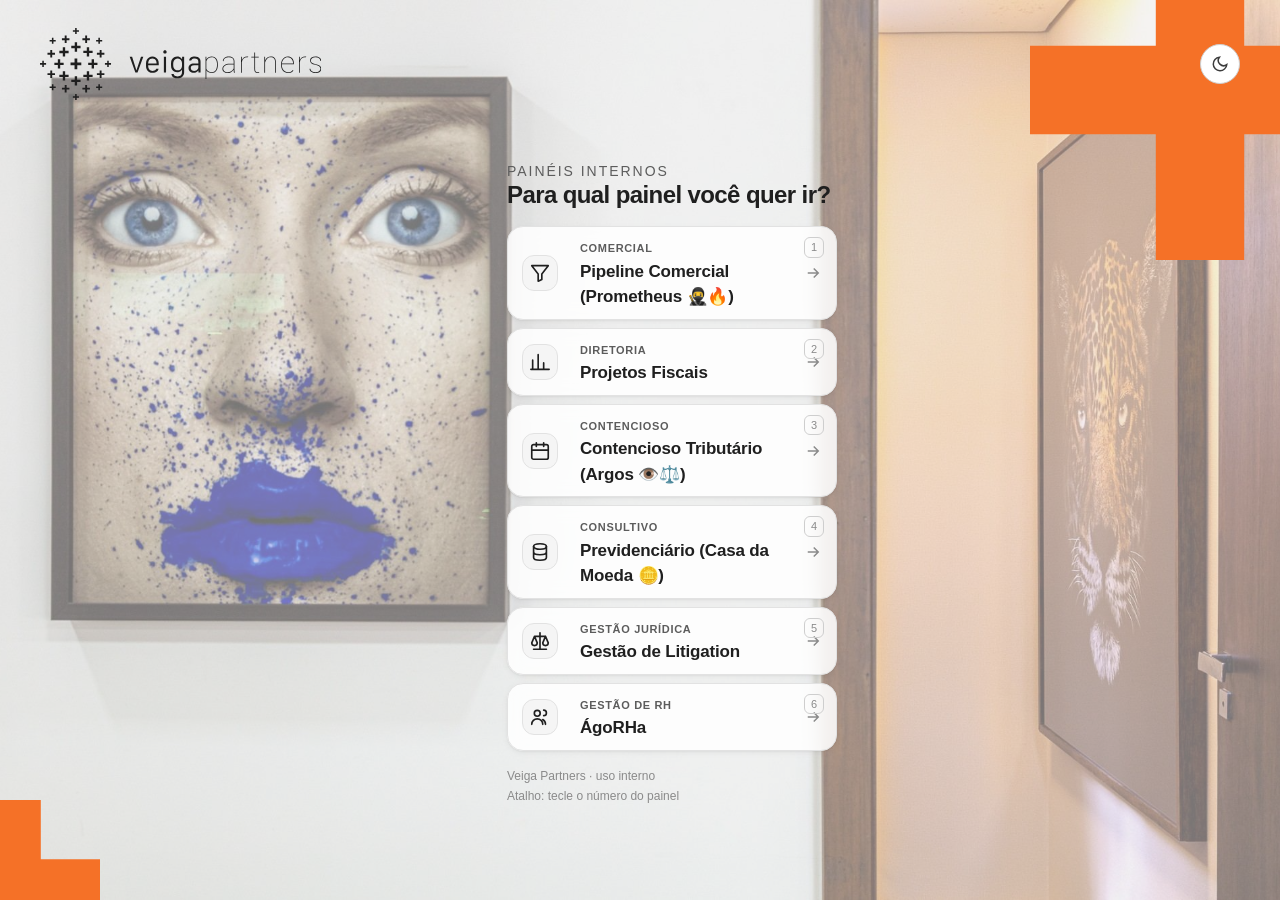
<file: index.html>
<!doctype html>
<html lang="pt-BR">
<head>
<meta charset="utf-8">
<meta name="viewport" content="width=device-width, initial-scale=1">
<meta name="robots" content="noindex, nofollow">
<title>Painéis Veiga Partners</title>
<style>
:root{
  --bg:#ebebeb; --panel:#ffffff; --panel2:#f5f5f5; --ink:#3c3c3c; --ink2:#1f1f1f; --muted:#5c5c5c; --faint:#8a8a8a;
  --line:#e2e2e2; --line2:#cecece; --accent:#000000; --graf:#dcdcdc;
  --foto-op:.5; --card-bg:rgba(255,255,255,.86);
  --vp-orange:#F57127; /* laranja Veiga Partners (apresentação institucional) */
  --shadow:0 1px 2px rgba(0,0,0,.05),0 2px 6px rgba(0,0,0,.05);
  --shadow-h:0 18px 40px -18px rgba(0,0,0,.35),0 6px 14px -8px rgba(0,0,0,.18);
  --sans:"Helvetica Neue",Helvetica,Arial,sans-serif; --ease:cubic-bezier(.2,.7,.2,1);
  color-scheme:light;
}
@media (prefers-color-scheme: dark){
  :root:not([data-theme="light"]){
    --bg:#1c1c1c; --panel:#262626; --panel2:#2d2d2d; --ink:#e6e6e6; --ink2:#ffffff; --muted:#b4b4b4; --faint:#8a8a8a;
    --line:#343434; --line2:#464646; --accent:#ffffff; --graf:#242424; --foto-op:.22; --card-bg:rgba(38,38,38,.86);
    --shadow:0 1px 2px rgba(0,0,0,.4); --shadow-h:0 22px 48px -20px rgba(0,0,0,.9),0 8px 18px -10px rgba(0,0,0,.6);
    color-scheme:dark;
  }
}
:root[data-theme="dark"]{
  --bg:#1c1c1c; --panel:#262626; --panel2:#2d2d2d; --ink:#e6e6e6; --ink2:#ffffff; --muted:#b4b4b4; --faint:#8a8a8a;
  --line:#343434; --line2:#464646; --accent:#ffffff; --graf:#242424; --foto-op:.22; --card-bg:rgba(38,38,38,.86);
  --shadow:0 1px 2px rgba(0,0,0,.4); --shadow-h:0 22px 48px -20px rgba(0,0,0,.9),0 8px 18px -10px rgba(0,0,0,.6);
  color-scheme:dark;
}
*{box-sizing:border-box}
html,body{margin:0}
body{background:var(--bg);color:var(--ink);font:15px/1.5 var(--sans);-webkit-font-smoothing:antialiased;min-height:100vh;overflow-x:hidden;position:relative}
a{color:inherit}

/* grafismo "+" da marca, ao fundo */
.graf{position:fixed;color:var(--vp-orange);pointer-events:none;z-index:0;animation:drift 1.2s var(--ease) both}
.graf svg{width:100%;height:100%;display:block}
.g1{width:340px;height:340px;right:-90px;top:-80px}
.g2{width:160px;height:160px;left:-60px;bottom:-60px;animation-delay:.15s}
@keyframes drift{from{opacity:0;transform:translate(24px,24px)}to{opacity:1;transform:none}}
@keyframes fadeUp{from{opacity:0;transform:translateY(14px)}to{opacity:1;transform:none}}

.wrap{position:relative;z-index:1;max-width:980px;margin:0 auto;padding:56px 16px 40px}
header{display:flex;align-items:center;justify-content:space-between;gap:16px;animation:fadeUp .6s var(--ease) both}
.logo{height:72px;width:auto;color:var(--ink2);display:block}
.theme{border:1px solid var(--line2);background:var(--panel);border-radius:999px;width:40px;height:40px;display:grid;place-items:center;cursor:pointer;color:var(--ink)}
.theme svg{width:18px;height:18px}
.theme .sun{display:none}
:root[data-theme="dark"] .theme .sun{display:block} :root[data-theme="dark"] .theme .moon{display:none}
@media (prefers-color-scheme: dark){:root:not([data-theme="light"]) .theme .sun{display:block}:root:not([data-theme="light"]) .theme .moon{display:none}}

.hero{margin:64px 0 28px;animation:fadeUp .6s .08s var(--ease) both}
.kicker{font-size:12px;letter-spacing:.14em;text-transform:uppercase;color:var(--faint);margin:0 0 10px}
h1{text-wrap:balance;font-size:clamp(28px,4.4vw,42px);line-height:1.1;letter-spacing:-.025em;color:var(--ink2);margin:0;font-weight:700}
.hero p{color:var(--muted);margin:12px 0 0;max-width:560px}

.grid{display:grid;grid-template-columns:repeat(auto-fill,minmax(280px,1fr));gap:16px}
.card{display:flex;flex-direction:column;gap:14px;text-decoration:none;background:var(--panel);border:1px solid var(--line);border-radius:16px;padding:22px;box-shadow:var(--shadow);
  transition:transform .25s var(--ease),box-shadow .25s var(--ease),border-color .25s var(--ease);animation:fadeUp .6s var(--ease) both;min-height:200px;position:relative}
.card:hover{transform:translateY(-3px);box-shadow:var(--shadow-h);border-color:var(--line2)}
.card:focus-visible{outline:2px solid var(--accent);outline-offset:3px}
.card .top{display:flex;align-items:center;justify-content:space-between}
.ico{width:44px;height:44px;border-radius:12px;background:var(--panel2);border:1px solid var(--line);display:grid;place-items:center;color:var(--ink2)}
.ico svg{width:22px;height:22px}
.key{font-size:11px;color:var(--faint);border:1px solid var(--line2);border-radius:6px;padding:1px 6px}
.card h2{margin:0;font-size:19px;letter-spacing:-.01em;color:var(--ink2)}
.card p{margin:0;color:var(--muted);font-size:14px;flex:1}
.card .go{display:flex;align-items:center;justify-content:space-between;font-size:13px;color:var(--faint);border-top:1px solid var(--line);padding-top:12px}
.card .go b{color:var(--ink2);font-weight:600}
.card .arrow{width:18px;height:18px;transition:transform .25s var(--ease)}
.card:hover .arrow{transform:translateX(4px)}
.tag{font-size:11px;font-weight:600;letter-spacing:.06em;text-transform:uppercase;color:var(--muted)}
.last{position:absolute;top:-9px;left:20px;background:var(--ink2);color:var(--bg);font-size:10.5px;font-weight:600;letter-spacing:.06em;text-transform:uppercase;padding:2px 8px;border-radius:999px}
.soon{opacity:.55;pointer-events:none;border-style:dashed;box-shadow:none}

footer{margin-top:48px;color:var(--faint);font-size:12px;display:flex;justify-content:space-between;gap:12px;flex-wrap:wrap}

/* foto de fundo (recepção da Veiga): levemente transparente; os links ficam na faixa de parede branca entre o quadro e a porta */
body::before{content:"";position:fixed;inset:0;background:url("fundo.jpg") 52% center/cover no-repeat;opacity:var(--foto-op);z-index:0;pointer-events:none;animation:fadeIn 1s var(--ease) both}
@keyframes fadeIn{from{opacity:0}}
.card{background:var(--card-bg);-webkit-backdrop-filter:blur(8px);backdrop-filter:blur(8px)}

@media (min-width:1000px){
  :root{--cw:clamp(330px,21vw,410px)}
  header{position:fixed;top:28px;left:40px;right:40px;z-index:2}
  .wrap{max-width:none;width:var(--cw);margin:0 0 0 calc(52.5vw - var(--cw) / 2);padding:104px 0 28px;min-height:100vh;display:flex;flex-direction:column;justify-content:center}
  .hero{margin:0 0 18px}
  h1{font-size:27px}
  .hero p{font-size:14px}
  .grid{grid-template-columns:1fr;gap:10px}
  /* cards compactos em linha: ícone | título + descrição | seta, para caber vários painéis sem rolar */
  .card{min-height:0;padding:12px 16px;display:grid;grid-template-columns:44px 1fr 18px;column-gap:14px;row-gap:2px;align-items:center}
  .card .top{display:contents}
  .card .ico{grid-column:1;grid-row:1 / span 2}
  .card .key{position:absolute;top:10px;right:12px}
  .card > div:not(.top):not(.go){grid-column:2;grid-row:1}
  .card h2{font-size:17px}
  .card p{grid-column:2;grid-row:2;font-size:13px;display:-webkit-box;-webkit-line-clamp:1;-webkit-box-orient:vertical;overflow:hidden}
  .card .go{grid-column:3;grid-row:1 / span 2;border:0;padding:0;align-self:center}
  .card .go b{display:none}
  footer{margin-top:16px;flex-direction:column;gap:2px}
}

/* telas mais baixas: some a descrição (fica no tooltip) para caber todos os painéis sem rolar */
@media (min-width:1000px) and (max-height:940px){
  .wrap{padding-top:82px!important}
  h1{font-size:24px}
  .grid{gap:8px!important}
  .card{padding:9px 14px!important}
  .card .ico{width:36px;height:36px}
  .card p{display:none}
  .card > div:not(.top):not(.go){grid-row:1 / span 2}
  .hero p:not(.kicker){display:none}
}

@media (max-width:600px){
  :root{--foto-op:.3}
  .wrap{padding-top:28px}
  .hero{margin:40px 0 22px}
  .g1{width:220px;height:220px;right:-80px;top:-60px}
  .logo{height:50px}
  .key{display:none}
}
@media (prefers-reduced-motion: reduce){*{animation:none!important;transition:none!important}}
</style>
</head>
<body>
<svg width="0" height="0" style="position:absolute" aria-hidden="true" focusable="false">
  <defs>
    <symbol id="vp-logo" viewBox="0 0 390.6 100"><path fill="currentColor" fill-rule="evenodd" d="M247.04 51.24C247.04 54.72 246.29 57.49 244.79 59.54C243.29 61.58 241.25 62.61 238.66 62.61C236.97 62.61 235.47 62.26 234.15 61.58C232.83 60.89 231.80 59.94 231.05 58.73L231.05 70.78L229.94 70.78L229.94 39.88L231.05 39.88L231.05 43.86C231.82 42.45 232.86 41.36 234.17 40.60C235.47 39.85 236.96 39.47 238.62 39.47C241.23 39.47 243.29 40.47 244.79 42.47C246.29 44.47 247.04 47.28 247.04 50.89L247.04 51.24M245.90 50.81C245.90 47.61 245.27 45.10 243.99 43.29C242.72 41.49 240.94 40.58 238.64 40.58C236.77 40.58 235.18 41.07 233.88 42.04C232.57 43.01 231.63 44.40 231.05 46.21L231.05 56.65C231.63 58.19 232.58 59.38 233.89 60.23C235.20 61.07 236.80 61.49 238.68 61.49C240.97 61.49 242.74 60.59 244.00 58.77C245.27 56.96 245.90 54.30 245.90 50.81ZM269.42 62.20C269.14 61.25 269.00 59.89 269.00 58.11C268.12 59.54 266.92 60.65 265.39 61.43C263.87 62.22 262.14 62.61 260.22 62.61C258.16 62.61 256.50 62.05 255.24 60.93C253.98 59.81 253.35 58.35 253.35 56.54C253.35 54.50 254.28 52.86 256.12 51.63C257.97 50.40 260.43 49.77 263.50 49.74L269.00 49.74L269.00 46.48C269.00 44.61 268.42 43.16 267.24 42.13C266.07 41.10 264.38 40.58 262.20 40.58C260.16 40.58 258.47 41.10 257.10 42.15C255.74 43.19 255.06 44.49 255.06 46.03L253.95 45.99C253.95 44.17 254.75 42.63 256.34 41.37C257.94 40.10 259.89 39.47 262.20 39.47C264.60 39.47 266.52 40.07 267.93 41.27C269.35 42.48 270.08 44.17 270.12 46.36L270.12 57.02C270.12 59.47 270.31 61.13 270.70 62.01L270.70 62.20L269.42 62.20M260.22 61.49C262.31 61.49 264.11 61.03 265.61 60.09C267.12 59.16 268.25 57.84 269.00 56.15L269.00 50.85L263.85 50.85C260.66 50.85 258.22 51.49 256.53 52.75C255.15 53.78 254.46 55.07 254.46 56.61C254.46 57.97 255.01 59.12 256.09 60.07C257.18 61.02 258.55 61.49 260.22 61.49ZM289.03 40.71L287.59 40.58C285.69 40.58 284.10 41.20 282.83 42.43C281.55 43.66 280.71 45.38 280.31 47.59L280.31 62.20L279.20 62.20L279.20 39.88L280.31 39.88L280.31 44.52C280.91 42.97 281.82 41.74 283.03 40.83C284.24 39.92 285.76 39.47 287.59 39.47C288.24 39.47 288.76 39.55 289.16 39.70L289.03 40.71ZM298.75 33.86L298.75 39.88L303.82 39.88L303.82 41.00L298.75 41.00L298.75 56.85C298.75 58.43 299.01 59.60 299.52 60.36C300.04 61.12 300.90 61.49 302.11 61.49C302.72 61.49 303.45 61.43 304.32 61.31L304.50 62.36C304.05 62.53 303.27 62.61 302.17 62.61C300.55 62.61 299.39 62.16 298.69 61.26C297.99 60.36 297.63 58.93 297.62 56.99L297.62 41.00L293.49 41.00L293.49 39.88L297.62 39.88L297.62 33.86L298.75 33.86ZM312.63 45.08C313.36 43.35 314.43 41.98 315.85 40.97C317.27 39.97 318.83 39.47 320.55 39.47C322.94 39.47 324.72 40.15 325.88 41.50C327.05 42.85 327.63 44.90 327.65 47.64L327.65 62.20L326.53 62.20L326.53 47.61C326.52 45.22 326.03 43.45 325.07 42.30C324.11 41.16 322.58 40.58 320.49 40.58C318.57 40.58 316.90 41.27 315.49 42.63C314.08 44.00 313.13 45.76 312.63 47.92L312.63 62.20L311.52 62.20L311.52 39.88L312.63 39.88L312.63 45.08ZM344.56 62.61C342.76 62.61 341.11 62.12 339.60 61.15C338.10 60.18 336.92 58.85 336.07 57.16C335.21 55.47 334.79 53.60 334.79 51.53L334.79 50.61C334.79 48.54 335.20 46.65 336.02 44.93C336.85 43.22 337.98 41.87 339.43 40.91C340.87 39.95 342.44 39.47 344.15 39.47C346.64 39.47 348.67 40.36 350.25 42.13C351.84 43.90 352.63 46.23 352.63 49.12L352.63 50.30L335.90 50.30L335.90 51.51C335.90 53.32 336.28 55.00 337.04 56.54C337.81 58.09 338.86 59.30 340.20 60.18C341.54 61.06 342.99 61.49 344.56 61.49C346.06 61.49 347.34 61.25 348.39 60.75C349.44 60.25 350.37 59.48 351.18 58.44L351.97 59.00C350.30 61.40 347.83 62.61 344.56 62.61M344.15 40.58C341.98 40.58 340.13 41.39 338.62 43.01C337.11 44.62 336.22 46.68 335.96 49.18L351.51 49.18L351.51 48.91C351.51 47.40 351.19 46.00 350.55 44.70C349.91 43.40 349.03 42.39 347.91 41.66C346.79 40.94 345.54 40.58 344.15 40.58ZM369.56 40.71L368.12 40.58C366.22 40.58 364.63 41.20 363.35 42.43C362.07 43.66 361.24 45.38 360.84 47.59L360.84 62.20L359.72 62.20L359.72 39.88L360.84 39.88L360.84 44.52C361.44 42.97 362.35 41.74 363.56 40.83C364.77 39.92 366.29 39.47 368.12 39.47C368.76 39.47 369.29 39.55 369.69 39.70L369.56 40.71ZM389.51 56.73C389.51 54.02 387.20 52.18 382.58 51.20C379.80 50.61 377.87 49.85 376.78 48.92C375.70 48.00 375.15 46.72 375.15 45.10C375.15 43.46 375.85 42.12 377.23 41.06C378.61 40.00 380.41 39.47 382.62 39.47C385.03 39.47 386.96 40.04 388.42 41.19C389.87 42.34 390.60 43.89 390.60 45.84L389.47 45.84C389.47 44.34 388.83 43.09 387.57 42.09C386.30 41.08 384.65 40.58 382.62 40.58C380.67 40.58 379.12 41.01 377.98 41.86C376.84 42.71 376.27 43.78 376.27 45.06C376.27 46.06 376.48 46.85 376.91 47.42C377.33 47.99 378.03 48.51 378.99 48.97C379.95 49.43 381.35 49.87 383.20 50.30C385.04 50.72 386.50 51.22 387.57 51.80C388.64 52.38 389.42 53.06 389.90 53.85C390.38 54.64 390.62 55.61 390.62 56.75C390.62 58.51 389.90 59.93 388.46 61.00C387.01 62.07 385.12 62.61 382.78 62.61C380.28 62.61 378.26 62.04 376.73 60.91C375.20 59.77 374.43 58.31 374.43 56.52L375.55 56.52C375.66 58.09 376.35 59.31 377.62 60.18C378.89 61.06 380.61 61.49 382.78 61.49C384.78 61.49 386.40 61.03 387.64 60.10C388.89 59.17 389.51 58.05 389.51 56.73ZM124.59 40.02L127.94 40.02L133.86 58.65L134.01 58.65L140.27 40.02L143.49 40.02L135.49 61.94L132.46 61.94L124.59 40.02ZM151.46 61.11C150.10 60.32 149.06 59.21 148.33 57.77C147.61 56.34 147.24 54.65 147.24 52.71L147.24 49.31C147.24 47.33 147.62 45.62 148.38 44.18C149.14 42.75 150.19 41.63 151.51 40.84C152.84 40.05 154.37 39.66 156.10 39.66C157.83 39.66 159.36 40.05 160.69 40.83C162.01 41.62 163.06 42.73 163.82 44.17C164.58 45.62 164.96 47.33 164.96 49.31L164.96 51.76L150.28 51.76L150.28 52.92C150.28 54.83 150.80 56.42 151.83 57.70C152.86 58.98 154.37 59.62 156.35 59.62C157.31 59.62 158.16 59.47 158.87 59.19C159.59 58.90 160.17 58.54 160.59 58.10C161.02 57.66 161.30 57.20 161.44 56.73L164.64 56.73C164.57 57.29 164.35 57.89 163.97 58.54C163.60 59.19 163.07 59.79 162.38 60.36C161.70 60.93 160.86 61.39 159.86 61.75C158.86 62.12 157.70 62.30 156.37 62.30C154.46 62.30 152.82 61.90 151.46 61.11M161.90 49.42L161.90 49.22L161.90 49.04C161.90 47.69 161.66 46.51 161.19 45.50C160.71 44.50 160.04 43.72 159.16 43.18C158.28 42.63 157.26 42.36 156.10 42.36C154.93 42.36 153.90 42.63 153.03 43.18C152.16 43.72 151.48 44.50 151.00 45.50C150.52 46.51 150.28 47.69 150.28 49.04L150.28 49.22L150.28 49.42L161.90 49.42ZM171.91 31.58C172.36 31.13 172.90 30.91 173.52 30.91C174.22 30.91 174.79 31.13 175.23 31.57C175.67 32.01 175.89 32.56 175.89 33.23C175.89 33.90 175.67 34.46 175.22 34.90C174.77 35.34 174.21 35.56 173.52 35.56C172.90 35.56 172.36 35.34 171.91 34.90C171.46 34.46 171.24 33.90 171.24 33.23C171.24 32.57 171.46 32.02 171.91 31.58M172.06 40.02L175.09 40.02L175.09 61.94L172.06 61.94L172.06 40.02ZM195.66 65.66C196.69 64.62 197.21 63.20 197.21 61.40L197.21 57.88L197.02 57.88C196.82 58.32 196.54 58.76 196.16 59.20C195.78 59.63 195.33 60.02 194.79 60.36C194.25 60.70 193.64 60.98 192.97 61.19C192.29 61.40 191.54 61.50 190.72 61.50C189.10 61.50 187.63 61.13 186.31 60.40C184.99 59.67 183.94 58.63 183.17 57.27C182.39 55.92 182.00 54.30 182.00 52.41L182.00 48.77C182.00 46.87 182.40 45.24 183.19 43.88C183.98 42.52 185.03 41.47 186.34 40.75C187.65 40.02 189.10 39.66 190.69 39.66C191.85 39.66 192.88 39.86 193.76 40.25C194.65 40.64 195.38 41.13 195.97 41.71C196.56 42.30 196.97 42.88 197.21 43.45L197.35 43.45L197.35 40.02L200.22 40.02L200.22 61.29C200.22 62.76 200.00 64.03 199.55 65.10C199.11 66.18 198.47 67.07 197.66 67.78C196.84 68.50 195.86 69.03 194.71 69.37C193.57 69.72 192.30 69.90 190.90 69.90C189.09 69.90 187.58 69.62 186.38 69.07C185.18 68.52 184.26 67.80 183.63 66.90C182.99 66.01 182.62 65.05 182.53 64.03L185.67 64.03C185.75 64.58 186.01 65.09 186.45 65.57C186.89 66.06 187.50 66.45 188.27 66.76C189.03 67.06 189.95 67.22 191.01 67.22C193.07 67.22 194.62 66.70 195.66 65.66M187.99 43.23C187.06 43.82 186.33 44.65 185.82 45.72C185.30 46.79 185.04 48.05 185.04 49.50L185.04 51.70C185.04 53.11 185.31 54.35 185.85 55.42C186.38 56.49 187.12 57.32 188.07 57.92C189.01 58.52 190.09 58.82 191.30 58.82C192.59 58.82 193.66 58.51 194.54 57.89C195.41 57.27 196.07 56.46 196.53 55.48C196.98 54.50 197.21 53.45 197.21 52.35L197.21 48.92C197.21 47.78 196.97 46.72 196.48 45.72C196.00 44.72 195.33 43.91 194.45 43.28C193.58 42.65 192.52 42.34 191.28 42.34C190.02 42.34 188.93 42.64 187.99 43.23ZM208.28 60.46C206.96 59.24 206.29 57.62 206.29 55.60C206.29 53.70 206.94 52.16 208.24 50.99C209.54 49.82 211.44 49.23 213.94 49.23L219.93 49.23L219.93 46.86C219.93 45.31 219.47 44.18 218.57 43.45C217.66 42.72 216.44 42.36 214.90 42.36C213.87 42.36 213.03 42.49 212.38 42.74C211.73 42.99 211.23 43.33 210.87 43.75C210.51 44.18 210.27 44.65 210.13 45.17L207.17 45.17C207.24 44.29 207.48 43.51 207.88 42.82C208.27 42.14 208.81 41.56 209.49 41.08C210.17 40.61 210.97 40.26 211.91 40.03C212.84 39.80 213.89 39.68 215.05 39.68C216.50 39.68 217.83 39.91 219.04 40.38C220.24 40.85 221.21 41.61 221.93 42.65C222.65 43.70 223.01 45.08 223.01 46.80L223.01 61.94L220.07 61.94L220.07 58.90L219.93 58.90C219.58 59.48 219.11 60.02 218.53 60.55C217.95 61.07 217.25 61.49 216.41 61.81C215.57 62.14 214.59 62.30 213.46 62.30C211.33 62.30 209.61 61.69 208.28 60.46M217.10 58.94C217.97 58.48 218.65 57.86 219.16 57.08C219.67 56.30 219.93 55.41 219.93 54.42L219.93 51.78L213.98 51.78C212.36 51.78 211.20 52.14 210.49 52.85C209.79 53.56 209.44 54.46 209.44 55.53C209.44 56.91 209.91 57.94 210.87 58.61C211.83 59.28 212.93 59.62 214.19 59.62C215.26 59.62 216.23 59.39 217.10 58.94ZM57.38 47.90L51.79 47.90L51.79 42.31L47.98 42.31L47.98 47.90L42.40 47.90L42.40 51.71L47.98 51.71L47.98 57.29L51.79 57.29L51.79 51.71L57.38 51.71L57.38 47.90ZM39.74 64.90L34.93 64.90L34.93 60.09L31.66 60.09L31.66 64.90L26.85 64.90L26.85 68.18L31.66 68.18L31.66 72.99L34.93 72.99L34.93 68.18L39.74 68.18L39.74 64.90ZM39.74 31.66L34.93 31.66L34.93 26.85L31.66 26.85L31.66 31.66L26.85 31.66L26.85 34.93L31.66 34.93L31.66 39.74L34.93 39.74L34.93 34.93L39.74 34.93L39.74 31.66ZM73.08 64.90L68.27 64.90L68.27 60.09L64.99 60.09L64.99 64.90L60.18 64.90L60.18 68.18L64.99 68.18L64.99 72.99L68.27 72.99L68.27 68.18L73.08 68.18L73.08 64.90ZM73.08 31.50L68.27 31.50L68.27 26.69L64.99 26.69L64.99 31.50L60.18 31.50L60.18 34.78L64.99 34.78L64.99 39.59L68.27 39.59L68.27 34.78L73.08 34.78L73.08 31.50ZM56.34 24.77L51.53 24.77L51.53 19.96L48.25 19.96L48.25 24.77L43.44 24.77L43.44 28.05L48.25 28.05L48.25 32.85L51.53 32.85L51.53 28.05L56.34 28.05L56.34 24.77ZM56.34 71.72L51.53 71.72L51.53 66.91L48.25 66.91L48.25 71.72L43.44 71.72L43.44 74.99L48.25 74.99L48.25 79.80L51.53 79.80L51.53 74.99L56.34 74.99L56.34 71.72ZM20.81 62.76L16.93 62.76L16.93 58.88L14.28 58.88L14.28 62.76L10.39 62.76L10.39 65.41L14.28 65.41L14.28 69.30L16.93 69.30L16.93 65.41L20.81 65.41L20.81 62.76ZM20.81 34.36L16.93 34.36L16.93 30.48L14.28 30.48L14.28 34.36L10.39 34.36L10.39 37.01L14.28 37.01L14.28 40.90L16.93 40.90L16.93 37.01L20.81 37.01L20.81 34.36ZM40.88 82.93L36.99 82.90L37.01 79.02L34.36 79.00L34.34 82.89L30.46 82.87L30.44 85.51L34.33 85.54L34.30 89.42L36.95 89.44L36.97 85.55L40.86 85.58L40.88 82.93ZM40.87 14.21L36.98 14.21L36.98 10.33L34.33 10.33L34.33 14.21L30.45 14.21L30.45 16.86L34.33 16.86L34.33 20.75L36.98 20.75L36.98 16.86L40.87 16.86L40.87 14.21ZM69.30 14.27L65.42 14.27L65.42 10.38L62.77 10.38L62.77 14.27L58.88 14.27L58.88 16.92L62.77 16.92L62.77 20.80L65.42 20.80L65.42 16.92L69.30 16.92L69.30 14.27ZM69.30 82.90L65.42 82.90L65.42 79.01L62.77 79.01L62.77 82.90L58.88 82.90L58.88 85.54L62.77 85.54L62.77 89.43L65.42 89.43L65.42 85.54L69.30 85.54L69.30 82.90ZM89.43 62.76L85.54 62.76L85.54 58.88L82.90 58.88L82.90 62.76L79.01 62.76L79.01 65.41L82.90 65.41L82.90 69.30L85.54 69.30L85.54 65.41L89.43 65.41L89.43 62.76ZM89.43 34.34L85.54 34.34L85.54 30.46L82.90 30.46L82.90 34.34L79.01 34.34L79.01 36.99L82.90 36.99L82.90 40.88L85.54 40.88L85.54 36.99L89.43 36.99L89.43 34.34ZM21.84 81.13L18.68 81.13L18.68 77.97L16.53 77.97L16.53 81.13L13.37 81.13L13.37 83.28L16.53 83.28L16.53 86.44L18.68 86.44L18.68 83.28L21.84 83.28L21.84 81.13ZM21.84 16.53L18.68 16.53L18.68 13.37L16.53 13.37L16.53 16.53L13.37 16.53L13.37 18.68L16.53 18.68L16.53 21.84L18.68 21.84L18.68 18.68L21.84 18.68L21.84 16.53ZM86.38 16.56L83.22 16.56L83.22 13.40L81.07 13.40L81.07 16.56L77.91 16.56L77.91 18.71L81.07 18.71L81.07 21.87L83.22 21.87L83.22 18.71L86.38 18.71L86.38 16.56ZM54.12 94.69L50.96 94.69L50.96 91.53L48.81 91.53L48.81 94.69L45.65 94.69L45.65 96.84L48.81 96.84L48.81 100.00L50.96 100.00L50.96 96.84L54.12 96.84L54.12 94.69ZM54.12 3.16L50.96 3.16L50.96 0.00L48.81 0.00L48.81 3.16L45.65 3.16L45.65 5.31L48.81 5.31L48.81 8.47L50.96 8.47L50.96 5.31L54.12 5.31L54.12 3.16ZM75.01 56.25L75.01 51.44L79.82 51.44L79.82 48.16L75.01 48.16L75.01 43.35L71.73 43.35L71.73 48.16L66.92 48.16L66.92 51.44L71.73 51.44L71.73 56.25L75.01 56.25ZM28.05 56.25L28.05 51.44L32.85 51.44L32.85 48.16L28.05 48.16L28.05 43.35L24.77 43.35L24.77 48.16L19.96 48.16L19.96 51.44L24.77 51.44L24.77 56.25L28.05 56.25ZM5.31 54.04L5.31 50.88L8.47 50.88L8.47 48.73L5.31 48.73L5.31 45.57L3.16 45.57L3.16 48.73L0.00 48.73L0.00 50.88L3.16 50.88L3.16 54.04L5.31 54.04ZM95.51 54.04L95.51 50.88L98.67 50.88L98.67 48.73L95.51 48.73L95.51 45.57L93.36 45.57L93.36 48.73L90.20 48.73L90.20 50.88L93.36 50.88L93.36 54.04L95.51 54.04ZM86.38 81.13L83.22 81.13L83.22 77.97L81.07 77.97L81.07 81.13L77.91 81.13L77.91 83.28L81.07 83.28L81.07 86.44L83.22 86.44L83.22 83.28L86.38 83.28L86.38 81.13Z"/></symbol>
    <symbol id="vp-plus" viewBox="0 0 100 100"><path fill="currentColor" d="M37 0h26v37h37v26H63v37H37V63H0V37h37z"/></symbol>
  </defs>
</svg>

<div id="lock">

<div class="graf g1" aria-hidden="true"><svg><use href="#vp-plus"/></svg></div>
<div class="graf g2" aria-hidden="true"><svg><use href="#vp-plus"/></svg></div>

<div class="wrap">
  <header>
    <svg class="logo" viewBox="0 0 390.6 100" role="img" aria-label="Veiga Partners"><use href="#vp-logo"/></svg>
    <button class="theme" id="theme" aria-label="Alternar tema claro/escuro">
      <svg class="moon" viewBox="0 0 24 24" fill="none" stroke="currentColor" stroke-width="2"><path d="M21 12.8A9 9 0 1 1 11.2 3a7 7 0 0 0 9.8 9.8z"/></svg>
      <svg class="sun" viewBox="0 0 24 24" fill="none" stroke="currentColor" stroke-width="2"><circle cx="12" cy="12" r="4"/><path d="M12 2v2M12 20v2M4.9 4.9l1.4 1.4M17.7 17.7l1.4 1.4M2 12h2M20 12h2M4.9 19.1l1.4-1.4M17.7 6.3l1.4-1.4"/></svg>
    </button>
  </header>

  <section class="hero">
    <p class="kicker">Painéis internos</p>
    <h1>Para qual painel você quer ir?</h1>
    <p>Escolha um painel abaixo. Cada um pede a própria senha, quando tiver.</p>
  </section>

  <nav class="grid" id="grid" aria-label="Painéis"></nav>

  <footer>
    <span>Veiga Partners · uso interno</span>
    <span>Atalho: tecle o número do painel</span>
  </footer>
</div>

<script>
/* Para incluir um painel novo, acrescente um item nesta lista (na ordem em que deve aparecer). */
const PAINEIS = [
  {
    titulo: "Pipeline Comercial (Prometheus 🥷🔥)",
    tag: "Comercial",
    descricao: "Rainmaker e SINAPSE: agenda de follow-ups da semana, funil por estágio, métricas e movimentos do time.",
    url: "/dashcomercial/",
    icone: "funil",
  },
  {
    titulo: "Projetos Fiscais",
    tag: "Diretoria",
    descricao: "Esteira dos projetos fiscais: fase de cada projeto, com quem está, travas, prazos do cronograma e ritmo.",
    url: "/projetosfiscais/",
    icone: "grafico",
  },
  {
    titulo: "Contencioso Tributário (Argos 👁️⚖️)",
    tag: "Contencioso",
    descricao: "Prazos fatais e internos, quadro de demandas, carga de cada pessoa e métricas de gestão do time de contencioso.",
    url: "/contencioso/",
    icone: "calendario",
  },
  {
    titulo: "Previdenciário (Casa da Moeda 🪙)",
    tag: "Consultivo",
    descricao: "Diagnósticos de créditos previdenciários: documentos pendentes, prazos de entrega, crédito identificado e esteira até a compensação.",
    url: "/consultivo-prev/",
    icone: "moedas",
  },
  {
    titulo: "Gestão de Litigation",
    tag: "Gestão jurídica",
    descricao: "Operação, performance e gestão jurídica do escritório.",
    url: "https://gestao.veiga.law/board",
    icone: "balanca",
  },
  {
    titulo: "ÁgoRHa",
    tag: "Gestão de RH",
    descricao: "Formulários e submissões do time: onde as pessoas da Veiga levam seus pedidos e são ouvidas.",
    url: "https://gestao.veiga.law/formulario-submissoes",
    icone: "pessoas",
  },
];

const ICONES = {
  funil:   '<path d="M3 4h18l-7 9v6l-4 2v-8z"/>',
  grafico: '<path d="M4 20V10M10 20V4M16 20v-7M22 20H2"/>',
  pasta:   '<path d="M3 6a2 2 0 0 1 2-2h4l2 2h8a2 2 0 0 1 2 2v10a2 2 0 0 1-2 2H5a2 2 0 0 1-2-2z"/>',
  balanca: '<path d="M12 3v18M5 21h14M6 7h12M6 7l-3 7a3 3 0 0 0 6 0zM18 7l-3 7a3 3 0 0 0 6 0z"/>',
  pessoas: '<circle cx="9" cy="8" r="3.2"/><path d="M3 20a6 6 0 0 1 12 0M16 4.5a3 3 0 0 1 0 6M18 20a6 6 0 0 0-3-5.2"/>',
  moedas: '<ellipse cx="12" cy="6" rx="7" ry="3"/><path d="M5 6v6c0 1.7 3.1 3 7 3s7-1.3 7-3V6M5 12v6c0 1.7 3.1 3 7 3s7-1.3 7-3v-6"/>',
  calendario: '<rect x="3" y="5" width="18" height="16" rx="2"/><path d="M16 3v4M8 3v4M3 11h18"/>',
};
const esc = s => String(s ?? "").replace(/[&<>"']/g, c => ({"&":"&amp;","<":"&lt;",">":"&gt;",'"':"&quot;","'":"&#39;"}[c]));
const LS = {get(k){try{return localStorage.getItem(k)}catch(e){return null}}, set(k,v){try{localStorage.setItem(k,v)}catch(e){}}};
const ultimo = LS.get("hub.ultimo");

document.getElementById("grid").innerHTML = PAINEIS.map((p, i) => `
  <a class="card${p.emBreve ? " soon" : ""}" href="${esc(p.url)}" title="${esc(p.descricao)}" data-url="${esc(p.url)}" style="animation-delay:${.14 + i * .07}s">
    ${ultimo === p.url ? '<span class="last">Último acessado</span>' : ""}
    <div class="top">
      <div class="ico"><svg viewBox="0 0 24 24" fill="none" stroke="currentColor" stroke-width="1.8" stroke-linecap="round" stroke-linejoin="round" aria-hidden="true">${ICONES[p.icone] || ICONES.pasta}</svg></div>
      ${i < 9 ? `<span class="key" aria-hidden="true">${i + 1}</span>` : ""}
    </div>
    <div>
      <span class="tag">${esc(p.tag)}</span>
      <h2>${esc(p.titulo)}</h2>
    </div>
    <p>${esc(p.descricao)}</p>
    <div class="go"><b>${p.emBreve ? "Em breve" : "Abrir painel"}</b>
      <svg class="arrow" viewBox="0 0 24 24" fill="none" stroke="currentColor" stroke-width="2" aria-hidden="true"><path d="M5 12h14M13 6l6 6-6 6"/></svg></div>
  </a>`).join("");

document.querySelectorAll(".card").forEach(a => a.addEventListener("click", () => LS.set("hub.ultimo", a.dataset.url)));
document.addEventListener("keydown", e => {
  if (e.ctrlKey || e.metaKey || e.altKey) return;
  const n = parseInt(e.key, 10);
  const p = PAINEIS[n - 1];
  if (p && !p.emBreve) { LS.set("hub.ultimo", p.url); location.href = p.url; }
});

const t = LS.get("hub.theme"); if (t) document.documentElement.dataset.theme = t;
document.getElementById("theme").onclick = () => {
  const cur = document.documentElement.dataset.theme || (matchMedia("(prefers-color-scheme: dark)").matches ? "dark" : "light");
  const nxt = cur === "dark" ? "light" : "dark";
  document.documentElement.dataset.theme = nxt; LS.set("hub.theme", nxt);
};
</script>
</body>
</html>
</file>
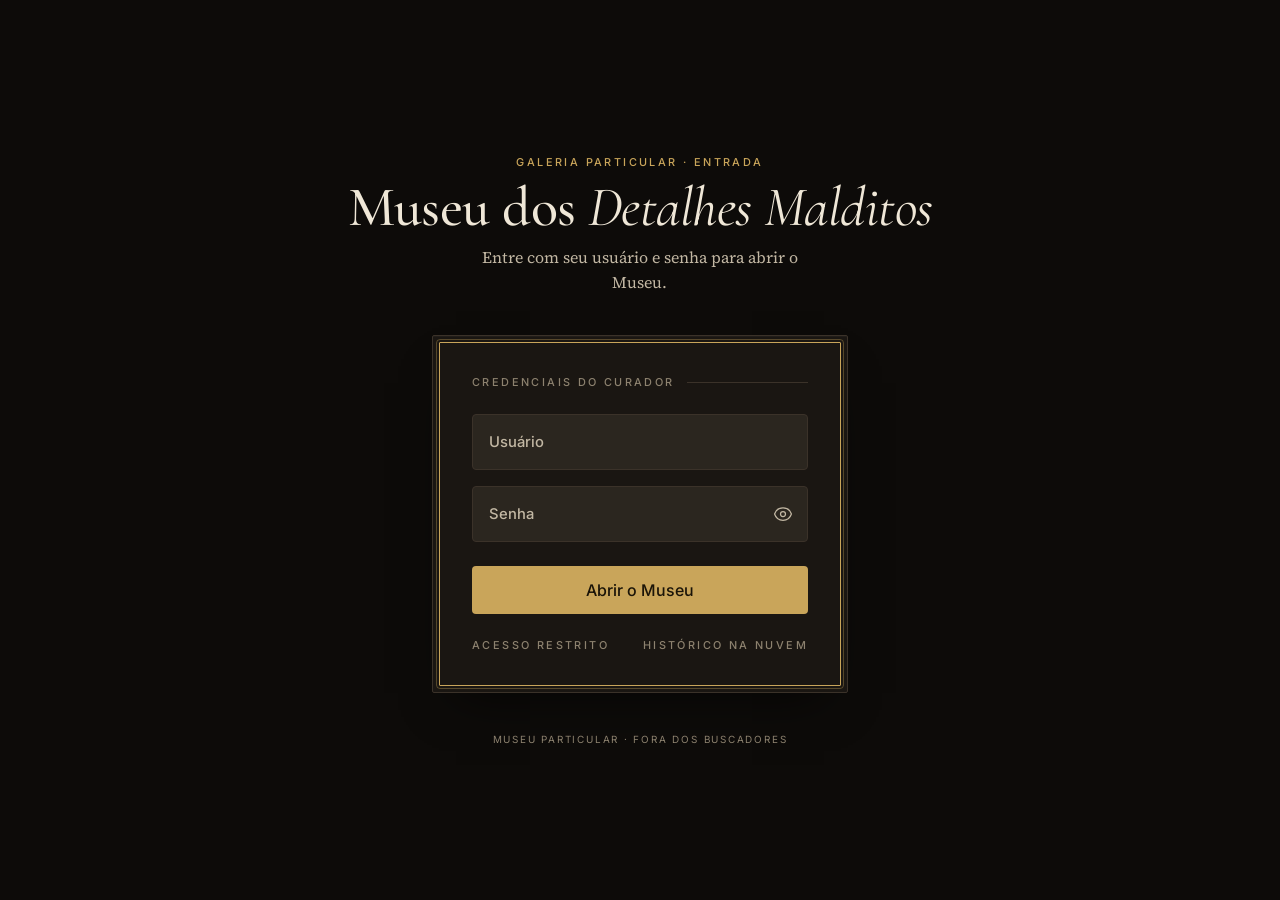
<file: museu/index.html>
<!doctype html><html lang="pt-BR" data-theme="dark" data-neutral="custom" data-brand="custom" data-accent="custom" data-solid="color" data-solid-style="flat" data-border="conservative" data-surface="filled" data-transition="micro" data-scaling="100"><head><meta charset="UTF-8"><meta name="viewport" content="width=device-width,initial-scale=1"><meta name="theme-color" content="#0d0b09"><meta name="robots" content="noindex,nofollow"><title>Museu dos Detalhes Malditos</title><link rel="preconnect" href="https://fonts.googleapis.com"><link rel="preconnect" href="https://fonts.gstatic.com" crossorigin><link href="https://fonts.googleapis.com/css2?family=Cormorant+Garamond:ital,wght@0,400;0,500;0,600;1,400;1,500;1,600&family=Inter:wght@400;500;600;700&family=Source+Serif+4:ital,wght@0,400;0,600;1,400&display=swap" rel="stylesheet">  <script type="module" crossorigin src="/museu/assets/index-BS3mr8tw.js"></script>
  <link rel="stylesheet" crossorigin href="/museu/assets/index-iIhCOxjt.css">
</head><body><div id="root"></div></body></html>
</file>
<file: museu/assets/index-iIhCOxjt.css>
._follower_w133t_1{z-index:2147483000;pointer-events:none;will-change:transform;opacity:0;transition:opacity .12s ease-out,scale .16s ease-out;display:flex;position:fixed;top:0;left:0;scale:.6}._follower_w133t_1[data-visible]{opacity:1;scale:1}@media (prefers-reduced-motion:reduce){._follower_w133t_1{transition:none;scale:1}}._xs_ng1l5_1{font-size:var(--static-space-16)}._s_ng1l5_5{font-size:var(--static-space-20)}._m_ng1l5_9{font-size:var(--static-space-24)}._l_ng1l5_13{font-size:var(--static-space-32)}._xl_ng1l5_17{font-size:var(--static-space-40)}@keyframes _tooltipFadeIn_1dizi_1{0%{opacity:0;transform:scale(.9)}to{opacity:1;transform:scale(1)}}._fadeIn_1dizi_11{animation:.15s ease-in _tooltipFadeIn_1dizi_1}._tooltip_1dizi_15:has(>._label_1dizi_15:last-child>[data-keytip]:only-child){padding-right:var(--static-space-4)}._tooltip_1dizi_15:has(>._label_1dizi_15:last-child>[data-keytip]:only-child)>._label_1dizi_15{padding-right:0}._arrowContainer_e00my_1{transition:var(--transition-micro-medium);height:var(--static-space-16);width:var(--static-space-0);visibility:hidden}._arrowHead_e00my_8{transition:var(--transition-micro-medium);width:var(--static-space-0);transform-origin:100%;right:0;transform:rotate(0)}._active_e00my_16{width:var(--static-space-16);visibility:visible}._active_e00my_16 ._arrowHead_e00my_8{width:var(--static-space-8)}._active_e00my_16 ._arrowHead_e00my_8:first-child{transform:rotate(45deg)}._active_e00my_16 ._arrowHead_e00my_8:nth-child(2){transform:rotate(-45deg)}._onSolid_e00my_30{background:var(--brand-on-solid-strong)}._onBackground_e00my_34{background:var(--brand-on-background-strong)}._button_fedmu_15{-webkit-user-select:none;user-select:none;white-space:nowrap;-webkit-tap-highlight-color:transparent;transition:var(--transition-micro-medium);align-items:center;padding:0;text-decoration:none;display:flex;position:relative}._button_fedmu_15:focus-visible{z-index:1}@media (pointer:coarse){._button_fedmu_15:after{content:"";width:max(100%, var(--touch-target,2.75rem));height:max(100%, var(--touch-target,2.75rem));position:absolute;top:50%;left:50%;transform:translate(-50%,-50%)}}._primary_fedmu_41{box-shadow:inset 0 var(--solid-inset-distance) var(--solid-inset-size) var(--solid-inset-color-brand);background:var(--brand-solid-medium);border-style:solid;border-width:var(--solid-border-width);border-color:var(--solid-border-color-brand);color:var(--brand-on-solid-strong)}._primary_fedmu_41[data-disabled]{box-shadow:none;background:var(--neutral-background-medium);color:var(--neutral-on-background-weak);border-color:#0000}@media (hover:hover) and (pointer:fine){._primary_fedmu_41:hover:not([data-disabled]){background:var(--brand-solid-strong)}}._secondary_fedmu_61{box-shadow:inset 0 var(--solid-inset-distance) var(--solid-inset-size) var(--solid-inset-color-neutral);border-style:solid;border:1px solid var(--neutral-alpha-weak);background:var(--static-transparent);color:var(--neutral-on-background-strong)}._secondary_fedmu_61[data-disabled]{box-shadow:none;background:var(--neutral-background-medium);color:var(--neutral-on-background-weak);border-color:#0000}@media (hover:hover) and (pointer:fine){._secondary_fedmu_61:hover:not([data-disabled]){background:var(--neutral-alpha-weak);border-color:var(--neutral-alpha-weak)}}._tertiary_fedmu_81{background:var(--static-transparent);color:var(--neutral-on-background-strong);border:1px solid var(--static-transparent)}._tertiary_fedmu_81[data-disabled]{box-shadow:none;background:var(--neutral-background-medium);color:var(--neutral-on-background-weak);border-color:#0000}@media (hover:hover) and (pointer:fine){._tertiary_fedmu_81:hover:not([data-disabled]){border:1px solid var(--neutral-border-medium)}}._ghost_fedmu_98{background:var(--static-transparent);color:var(--neutral-on-background-medium);border:none}._ghost_fedmu_98[data-disabled]{box-shadow:none;background:var(--neutral-background-medium);color:var(--neutral-on-background-weak);border-color:#0000}@media (hover:hover) and (pointer:fine){._ghost_fedmu_98:hover:not([data-disabled]){color:var(--neutral-on-background-strong)}}._quaternary_fedmu_115{background:var(--static-transparent);color:var(--neutral-on-background-medium);border:none}._quaternary_fedmu_115[data-disabled]{box-shadow:none;background:var(--neutral-background-medium);color:var(--neutral-on-background-weak);border-color:#0000}@media (hover:hover) and (pointer:fine){._quaternary_fedmu_115:hover:not([data-disabled]){background:color-mix(in srgb, var(--neutral-background-medium) 70%, transparent);color:var(--neutral-on-background-strong)}}._link_fedmu_133{background:var(--static-transparent);color:var(--neutral-on-background-strong);border:none}._link_fedmu_133[data-disabled]{box-shadow:none;background:var(--neutral-background-medium);color:var(--neutral-on-background-weak);border-color:#0000}@media (hover:hover) and (pointer:fine){._link_fedmu_133:hover:not([data-disabled]){text-decoration:underline!important}}._danger_fedmu_150{box-shadow:inset 0 var(--solid-inset-distance) var(--solid-inset-size) var(--solid-inset-color-danger);background:var(--danger-solid-medium);border-style:solid;border-width:var(--solid-border-width);border-color:var(--solid-border-color-danger);color:var(--danger-on-solid-strong)}._danger_fedmu_150[data-disabled]{box-shadow:none;background:var(--neutral-background-medium);color:var(--neutral-on-background-weak);border-color:#0000}@media (hover:hover) and (pointer:fine){._danger_fedmu_150:hover:not([data-disabled]){background:var(--danger-solid-strong)}}._subtle_fedmu_170{background:color-mix(in srgb, var(--neutral-background-medium) 70%, transparent);border-style:solid;border-width:var(--solid-border-width);border-color:var(--static-transparent);color:var(--neutral-on-background-strong)}._subtle_fedmu_170[data-disabled]{box-shadow:none;background:var(--neutral-background-medium);color:var(--neutral-on-background-weak);border-color:#0000}@media (hover:hover) and (pointer:fine){._subtle_fedmu_170:hover:not([data-disabled]){background:color-mix(in srgb, var(--neutral-background-strong) 50%, transparent)}}._success_fedmu_189{box-shadow:inset 0 var(--solid-inset-distance) var(--solid-inset-size) var(--success-alpha-strong);background:var(--success-solid-medium);border-style:solid;border-width:var(--solid-border-width);border-color:var(--success-alpha-strong);color:var(--success-on-solid-strong)}._success_fedmu_189[data-disabled]{box-shadow:none;background:var(--neutral-background-medium);color:var(--neutral-on-background-weak);border-color:#0000}@media (hover:hover) and (pointer:fine){._success_fedmu_189:hover:not([data-disabled]){background:var(--success-solid-strong)}}._warning_fedmu_209{box-shadow:inset 0 var(--solid-inset-distance) var(--solid-inset-size) var(--warning-alpha-strong);background:var(--warning-solid-medium);border-style:solid;border-width:var(--solid-border-width);border-color:var(--warning-alpha-strong);color:var(--warning-on-solid-strong)}._warning_fedmu_209[data-disabled]{box-shadow:none;background:var(--neutral-background-medium);color:var(--neutral-on-background-weak);border-color:#0000}@media (hover:hover) and (pointer:fine){._warning_fedmu_209:hover:not([data-disabled]){background:var(--warning-solid-strong)}}._xs_fedmu_229{padding:var(--static-space-2) var(--static-space-4);min-height:var(--static-space-24);height:var(--static-space-24);gap:var(--static-space-2)}._s_fedmu_61{padding:var(--static-space-4) var(--static-space-8);min-height:var(--static-space-32);height:var(--static-space-32);gap:var(--static-space-4)}._m_fedmu_243{padding:var(--static-space-8) var(--static-space-12);min-height:var(--static-space-40);height:var(--static-space-40);gap:var(--static-space-4)}._l_fedmu_133{padding:var(--static-space-12) var(--static-space-20);min-height:var(--static-space-48);height:var(--static-space-48);gap:var(--static-space-8)}._xl_fedmu_257{padding:var(--static-space-16) var(--static-space-24);min-height:var(--static-space-56);height:var(--static-space-56);gap:var(--static-space-12)}._xs_ukgd9_1{min-height:var(--static-space-20);min-width:var(--static-space-20);height:var(--static-space-20);width:var(--static-space-20)}._s_ukgd9_8{min-height:var(--static-space-24);min-width:var(--static-space-24);height:var(--static-space-24);width:var(--static-space-24)}._m_ukgd9_15{min-height:var(--static-space-32);min-width:var(--static-space-32);height:var(--static-space-32);width:var(--static-space-32)}._l_ukgd9_22{min-height:var(--static-space-40);min-width:var(--static-space-40);height:var(--static-space-40);width:var(--static-space-40)}._xl_ukgd9_29{min-height:var(--static-space-48);min-width:var(--static-space-48);height:var(--static-space-48);width:var(--static-space-48)}@keyframes _spin_l5xle_16{0%{opacity:0;animation-timing-function:cubic-bezier(.5,.2,.7,.5);transform:rotate(0)}80%{opacity:1}to{opacity:0;animation-timing-function:cubic-bezier(.5,.2,.7,.5);transform:rotate(360deg)}}._spinner_l5xle_16{border-color:currentColor #0000 #0000;animation:1.5s infinite _spin_l5xle_16}._xs_l5xle_22{width:var(--static-space-16);height:var(--static-space-16);padding:2px}._xs_l5xle_22 ._size_l5xle_27{border-width:2px}._s_l5xle_16{width:var(--static-space-20);height:var(--static-space-20);padding:2px}._s_l5xle_16 ._size_l5xle_27{border-width:2px}._m_l5xle_40{width:var(--static-space-24);height:var(--static-space-24);padding:3px}._m_l5xle_40 ._size_l5xle_27{border-width:2px}._l_l5xle_49{width:var(--static-space-32);height:var(--static-space-32);padding:4px}._l_l5xle_49 ._size_l5xle_27{border-width:3px}._xl_l5xle_58{width:var(--static-space-40);height:var(--static-space-40);padding:8px}._xl_l5xle_58 ._size_l5xle_27{border-width:3px}._focused_k491m_52 ._base_k491m_11._focusRing_k491m_51{outline:var(--static-space-2) solid var(--brand-solid-strong);outline-offset:2px}._base_k491m_11._focusRing_k491m_51:has(._input_k491m_51:focus-visible){outline:var(--static-space-2) solid var(--brand-solid-strong);outline-offset:2px}._focused_k491m_52 ._base_k491m_11{border-color:var(--neutral-border-strong)}._base_k491m_11:has(._input_k491m_51:focus-visible){border-color:var(--neutral-border-strong)}._error_k491m_48._focused_k491m_52 ._base_k491m_11,._focused_k491m_52 ._error_k491m_48 ._base_k491m_11{border-color:var(--danger-border-strong)}._error_k491m_48 ._base_k491m_11:has(._input_k491m_51:focus-visible){border-color:var(--danger-border-strong)}._base_k491m_11{--fld-border:1px;--fld-well:var(--static-space-4);--fld-gap:var(--fld-gap-loose,.25);--fld-label-fs:calc(var(--font-size-label-m) * var(--font-size-label-multiplier));--fld-label-lh:calc(var(--line-height-label-m) * var(--line-height-label-multiplier));--fld-fs:var(--fld-fs-base);--fld-lh:var(--fld-lh-base);--fld-h:var(--fld-h-base);--fld-cap-label:calc(var(--fld-label-fs) * .72 * var(--fld-label-scale));--fld-cap-value:calc(var(--fld-fs) * .72);--fld-desc-value:calc(var(--fld-fs) * .2);--fld-gap-size:calc(var(--fld-fs) * var(--fld-gap));--fld-ink:calc(var(--fld-cap-label) + var(--fld-gap-size) + var(--fld-cap-value) + var(--fld-desc-value));--fld-box:calc(var(--fld-h) - 2 * var(--fld-border) - 2 * var(--fld-well));--fld-ink-top:calc((var(--fld-box) - var(--fld-ink)) / 2);--fld-anchor:var(--fld-ink-top);--fld-lead-value:calc((var(--fld-lh) - var(--fld-fs)) / 2 + var(--fld-fs) * .08);--fld-lead-label:calc(((var(--fld-label-lh) - var(--fld-label-fs)) / 2 + var(--fld-label-fs) * .08) * var(--fld-label-scale));--fld-label-top:calc(var(--fld-well) + var(--fld-anchor) - var(--fld-lead-label));--fld-value-top:calc(var(--fld-anchor) + var(--fld-cap-label) + var(--fld-gap-size) - var(--fld-lead-value));--fld-value-bottom:max(0px, calc(var(--fld-box) - var(--fld-value-top) - var(--fld-lh)));--fld-textarea-inset:max(var(--static-space-4), calc((var(--fld-box) - var(--fld-lh)) / 2));-webkit-backdrop-filter:var(--backdrop-filter);backdrop-filter:var(--backdrop-filter);min-height:var(--fld-h)}[data-theme=light] :not(._error_k491m_48)>._base_k491m_11.neutral-background-alpha-weak{background-color:var(--neutral-background-weak)}[data-theme=light] :not(._error_k491m_48)>._base_k491m_11.neutral-border-medium{border-color:var(--neutral-border-strong)}@media (hover:none) and (pointer:coarse){._base_k491m_11{--fld-fs:max(var(--fld-fs-base), 16px);--fld-lh:max(var(--fld-lh-base), calc(var(--fld-fs) * 1.3));--fld-h:max(var(--fld-h-base), var(--fld-h-touch))}}._xxs_k491m_151{--fld-fs-base:calc(var(--font-size-body-s) * var(--font-size-body-multiplier));--fld-lh-base:calc(var(--line-height-body-s) * var(--line-height-body-multiplier));--fld-h-base:var(--static-space-32);--fld-h-touch:0px;--fld-label-scale:.6;--fld-inset:var(--static-space-12)}._base_k491m_11._xxs_k491m_151{--fld-textarea-inset:max(0px, calc((var(--fld-box) - var(--fld-lh)) / 2))}._xs_k491m_168{--fld-fs-base:calc(var(--font-size-body-s) * var(--font-size-body-multiplier));--fld-lh-base:calc(var(--line-height-body-s) * var(--line-height-body-multiplier));--fld-h-base:var(--static-space-40);--fld-h-touch:40px;--fld-label-scale:.6;--fld-inset:var(--static-space-12)}._s_k491m_177{--fld-fs-base:calc(var(--font-size-body-s) * var(--font-size-body-multiplier));--fld-lh-base:calc(var(--line-height-body-s) * var(--line-height-body-multiplier));--fld-h-base:var(--static-space-48);--fld-h-touch:48px;--fld-label-scale:.75;--fld-inset:var(--static-space-12)}._m_k491m_186{--fld-fs-base:calc(var(--font-size-body-m) * var(--font-size-body-multiplier));--fld-lh-base:calc(var(--line-height-body-m) * var(--line-height-body-multiplier));--fld-h-base:var(--static-space-56);--fld-h-touch:0px;--fld-label-scale:.75;--fld-gap-loose:.375;--fld-inset:var(--static-space-16)}._l_k491m_196{--fld-fs-base:calc(var(--font-size-body-l) * var(--font-size-body-multiplier));--fld-lh-base:calc(var(--line-height-body-l) * var(--line-height-body-multiplier));--fld-h-base:var(--static-space-64);--fld-h-touch:0px;--fld-label-scale:.75;--fld-gap-loose:.375;--fld-inset:var(--static-space-16)}._xl_k491m_206{--fld-fs-base:calc(var(--font-size-body-xl) * var(--font-size-body-multiplier));--fld-lh-base:calc(var(--line-height-body-xl) * var(--line-height-body-multiplier));--fld-h-base:var(--static-space-72);--fld-h-touch:0px;--fld-label-scale:.75;--fld-gap-loose:.375;--fld-inset:var(--static-space-16)}._resizeHandle_k491m_216:after{pointer-events:none;content:"";width:var(--static-space-32);height:var(--static-space-32);border:1px solid var(--neutral-border-strong);background-color:var(--neutral-alpha-weak);position:absolute;bottom:0;right:0;transform:translate(50%)translateY(50%)rotate(45deg)}._resizeHandle_k491m_216 ::-webkit-resizer{display:none}._label_k491m_232{left:var(--fld-inset);color:var(--neutral-on-background-medium);pointer-events:none;transform-origin:0 0;transition:transform .3s,top .3s,left .3s;position:absolute}._label_k491m_232._floating_k491m_243{transform:scale(var(--fld-label-scale))}._labelHidden_k491m_250{white-space:nowrap;clip:rect(0 0 0 0);clip-path:inset(50%);border:0;width:1px;height:1px;margin:-1px;padding:0;position:absolute;overflow:hidden}._inputLabel_k491m_263{top:50%;transform:translateY(-50%)}._inputLabel_k491m_263._floating_k491m_243{top:var(--fld-label-top)}._textareaLabel_k491m_276{top:calc(var(--fld-well) + var(--fld-textarea-inset) + var(--fld-lh) / 2);transform:translateY(-50%)}._textareaLabel_k491m_276._floating_k491m_243{top:var(--fld-label-top)}._input_k491m_51{width:100%;height:100%;color:var(--neutral-on-background-strong);font-size:var(--fld-fs);line-height:var(--fld-lh);padding:0 calc(var(--fld-inset) - var(--fld-well));border-radius:var(--radius-s);background:0 0;border:none;outline:none}._input_k491m_51._textarea_k491m_114{height:auto;padding-top:var(--fld-textarea-inset);padding-bottom:var(--fld-textarea-inset)}._input_k491m_51::placeholder{color:var(--neutral-on-background-weak)}._input_k491m_51:disabled{color:var(--neutral-on-background-weak);cursor:var(--cursor-disabled,not-allowed)}:-webkit-any(._input_k491m_51:autofill,._input_k491m_51:-webkit-autofill){animation:1ms _onAutoFill_k491m_1;background-color:var(--static-transparent)!important;-webkit-box-shadow:0 0 0 var(--static-space-32) var(--neutral-background-medium) inset!important;-webkit-text-fill-color:var(--neutral-on-background-strong)!important}:is(._input_k491m_51:autofill,._input_k491m_51:autofill){animation:1ms _onAutoFill_k491m_1;background-color:var(--static-transparent)!important;-webkit-box-shadow:0 0 0 var(--static-space-32) var(--neutral-background-medium) inset!important;-webkit-text-fill-color:var(--neutral-on-background-strong)!important}._base_k491m_11:has(._label_k491m_232._floating_k491m_243) ._input_k491m_51{padding-top:var(--fld-value-top);padding-bottom:var(--fld-value-bottom)}._error_k491m_48 ._base_k491m_11{background-color:var(--danger-background-medium);border-color:var(--danger-border-medium)}._error_k491m_48 ._input_k491m_51,._error_k491m_48 ._prefix_k491m_352,._error_k491m_48 ._suffix_k491m_353,._error_k491m_48 ._label_k491m_232{color:var(--danger-on-background-medium)}._error_k491m_48 ._resizeHandle_k491m_216:after{border-color:var(--danger-border-medium);background-color:var(--danger-alpha-weak)}._prefix_k491m_352,._suffix_k491m_353{align-self:center}._input_k491m_51[type=color]{opacity:0}@keyframes _onAutoFill_k491m_1{0%{--fld-autofill:0}to{--fld-autofill:1}}._toast_p4rrx_1{transition:opacity .3s,transform .3s}._visible_p4rrx_5{opacity:1}._hidden_p4rrx_9{opacity:0}._toastContainer_b4g98_1{left:50%;transform:translate(-50%)}._toastContainer_b4g98_1._bottom_b4g98_5{bottom:calc(var(--responsive-space-l,2rem) + var(--safe-area-bottom,0px))}._toastContainer_b4g98_1._top_b4g98_8{top:calc(var(--responsive-space-l,2rem) + var(--safe-area-top,0px))}._toastWrapper_b4g98_12{transition:transform .3s,opacity .3s}._toastWrapper_b4g98_12._bottom_b4g98_5{bottom:0}._toastWrapper_b4g98_12._top_b4g98_8{top:0}._toastAnimation_b4g98_22._animation-bottom_b4g98_22{animation:.3s ease-out forwards _fadeInBottom_b4g98_1}._toastAnimation_b4g98_22._animation-top_b4g98_25{animation:.3s ease-out forwards _fadeInTop_b4g98_1}@keyframes _fadeInBottom_b4g98_1{0%{opacity:0;transform:translateY(4rem)}to{opacity:1;transform:translateY(0)}}@keyframes _fadeInTop_b4g98_1{0%{opacity:0;transform:translateY(-4rem)}to{opacity:1;transform:translateY(0)}}@layer once-ui{:root{--static-transparent:#0000;--static-white:#fff;--static-white-medium:#ffffff4d;--static-black:#000;--static-black-medium:#0000004d;--scheme-gray-100:oklch(14.48% 0 0);--scheme-gray-200:oklch(19.57% 0 0);--scheme-gray-300:oklch(36.77% 0 0);--scheme-gray-400:oklch(46.4% 0 0);--scheme-gray-500:oklch(56.24% 0 0);--scheme-gray-600:oklch(66.98% 0 0);--scheme-gray-700:oklch(76.36% 0 0);--scheme-gray-800:oklch(86.38% 0 0);--scheme-gray-900:oklch(90.67% 0 0);--scheme-gray-1000:oklch(94.61% 0 0);--scheme-gray-1100:oklch(96.42% 0 0);--scheme-gray-1200:oklch(98.21% 0 0);--scheme-gray-600-15:oklch(66.98% 0 0/.15);--scheme-gray-600-30:oklch(66.98% 0 0/.3);--scheme-gray-600-50:oklch(66.98% 0 0/.5);--scheme-sand-100:oklch(13.92% .0105 97.77);--scheme-sand-200:oklch(19.95% .0098 97.85);--scheme-sand-300:oklch(37.01% .0117 100.3);--scheme-sand-400:oklch(47.08% .0113 93.7);--scheme-sand-500:oklch(56.89% .0108 93.66);--scheme-sand-600:oklch(66.94% .0104 93.62);--scheme-sand-700:oklch(76.95% .0101 93.6);--scheme-sand-800:oklch(86.93% .0111 95.18);--scheme-sand-900:oklch(90.91% .011 95.17);--scheme-sand-1000:oklch(95.07% .0107 100.83);--scheme-sand-1100:oklch(96.95% .0108 95.16);--scheme-sand-1200:oklch(99.04% .0107 95.16);--scheme-sand-600-15:oklch(66.94% .0104 93.62/.15);--scheme-sand-600-30:oklch(66.94% .0104 93.62/.3);--scheme-sand-600-50:oklch(66.94% .0104 93.62/.5);--scheme-slate-100:oklch(13.97% .0199 283.53);--scheme-slate-200:oklch(20.07% .0199 284.46);--scheme-slate-300:oklch(37.1% .0188 281.33);--scheme-slate-400:oklch(47.1% .0193 281.85);--scheme-slate-500:oklch(56.94% .0199 282.24);--scheme-slate-600:oklch(68.01% .0205 282.58);--scheme-slate-700:oklch(77.03% .0198 282.66);--scheme-slate-800:oklch(87.06% .0206 282.91);--scheme-slate-900:oklch(91.04% .0203 282.94);--scheme-slate-1000:oklch(94.97% .0201 282.96);--scheme-slate-1100:oklch(96.96% .0147 281.96);--scheme-slate-1200:oklch(98.58% .0067 277.17);--scheme-slate-600-15:oklch(68.01% .0205 282.58/.15);--scheme-slate-600-30:oklch(68.01% .0205 282.58/.3);--scheme-slate-600-50:oklch(68.01% .0205 282.58/.5);--scheme-mint-100:oklch(13.91% .0157 187.56);--scheme-mint-200:oklch(20.13% .0176 182.91);--scheme-mint-300:oklch(37.06% .0172 185.1);--scheme-mint-400:oklch(46.93% .0176 186.13);--scheme-mint-500:oklch(56.01% .0173 181.35);--scheme-mint-600:oklch(67.01% .0177 182.45);--scheme-mint-700:oklch(77.01% .0171 182.57);--scheme-mint-800:oklch(86.93% .0177 183.47);--scheme-mint-900:oklch(90.91% .0175 183.5);--scheme-mint-1000:oklch(95.07% .0184 184.26);--scheme-mint-1100:oklch(96.95% .0173 183.55);--scheme-mint-1200:oklch(98.84% .0159 187.35);--scheme-mint-600-15:oklch(67.01% .0177 182.45/.15);--scheme-mint-600-30:oklch(67.01% .0177 182.45/.3);--scheme-mint-600-50:oklch(67.01% .0177 182.45/.5);--scheme-rose-100:oklch(14.05% .0215 20.12);--scheme-rose-200:oklch(19.98% .0218 19.17);--scheme-rose-300:oklch(37.98% .021 18.12);--scheme-rose-400:oklch(47.01% .0225 17.98);--scheme-rose-500:oklch(56.92% .0226 14.02);--scheme-rose-600:oklch(67.91% .0215 17.69);--scheme-rose-700:oklch(77.02% .0219 17.64);--scheme-rose-800:oklch(87.01% .0212 17.57);--scheme-rose-900:oklch(91.98% .022 17.56);--scheme-rose-1000:oklch(95% .0218 17.54);--scheme-rose-1100:oklch(97.35% .0129 17.38);--scheme-rose-1200:oklch(98.89% .0053 17.25);--scheme-rose-600-15:oklch(67.91% .0215 17.69/.15);--scheme-rose-600-30:oklch(67.91% .0215 17.69/.3);--scheme-rose-600-50:oklch(67.91% .0215 17.69/.5);--scheme-dusk-100:oklch(14.07% .0172 326.44);--scheme-dusk-200:oklch(19.87% .0176 326.21);--scheme-dusk-300:oklch(37.12% .0172 325.92);--scheme-dusk-400:oklch(47.08% .0162 325.83);--scheme-dusk-500:oklch(57% .0174 325.8);--scheme-dusk-600:oklch(68.04% .0166 325.76);--scheme-dusk-700:oklch(77.06% .0161 325.73);--scheme-dusk-800:oklch(87.05% .0156 325.71);--scheme-dusk-900:oklch(91.03% .0155 325.7);--scheme-dusk-1000:oklch(95.08% .017 325.71);--scheme-dusk-1100:oklch(96.88% .0169 325.71);--scheme-dusk-1200:oklch(98.65% .0118 325.67);--scheme-dusk-600-15:oklch(68.04% .0166 325.76/.15);--scheme-dusk-600-30:oklch(68.04% .0166 325.76/.3);--scheme-dusk-600-50:oklch(68.04% .0166 325.76/.5);--scheme-red-100:oklch(14.14% .0279 9.9);--scheme-red-200:oklch(20.22% .0534 11.86);--scheme-red-300:oklch(38.75% .1526 25.91);--scheme-red-400:oklch(48.85% .1988 27.95);--scheme-red-500:oklch(58.77% .2394 28.95);--scheme-red-600:oklch(69.3% .197 27.63);--scheme-red-700:oklch(78.01% .1286 27.87);--scheme-red-800:oklch(87.29% .0645 29.11);--scheme-red-900:oklch(91.17% .0423 28.78);--scheme-red-1000:oklch(95.11% .0215 31.78);--scheme-red-1100:oklch(96.62% .0122 29.87);--scheme-red-1200:oklch(98.49% .0045 34.31);--scheme-red-600-15:oklch(69.3% .197 27.63/.15);--scheme-red-600-30:oklch(69.3% .197 27.63/.3);--scheme-red-600-50:oklch(69.3% .197 27.63/.5);--scheme-orange-100:oklch(14.19% .0236 27.24);--scheme-orange-200:oklch(20.01% .0446 28.4);--scheme-orange-300:oklch(38.5% .1356 32.92);--scheme-orange-400:oklch(48.5% .176 33.49);--scheme-orange-500:oklch(58.34% .2086 34.23);--scheme-orange-600:oklch(69.02% .2005 39.65);--scheme-orange-700:oklch(77.86% .1403 47.34);--scheme-orange-800:oklch(87.19% .0781 55.14);--scheme-orange-900:oklch(91.15% .0506 56.44);--scheme-orange-1000:oklch(94.87% .0271 56.76);--scheme-orange-1100:oklch(96.65% .0161 64.67);--scheme-orange-1200:oklch(98.33% .0062 75.41);--scheme-orange-600-15:oklch(69.02% .2005 39.65/.15);--scheme-orange-600-30:oklch(69.02% .2005 39.65/.3);--scheme-orange-600-50:oklch(69.02% .2005 39.65/.5);--scheme-yellow-100:oklch(14.11% .0193 45.54);--scheme-yellow-200:oklch(19.9% .0349 40.88);--scheme-yellow-300:oklch(37.86% .0993 45.68);--scheme-yellow-400:oklch(47.59% .1248 49.11);--scheme-yellow-500:oklch(57.36% .1448 53.06);--scheme-yellow-600:oklch(68.17% .162 58.68);--scheme-yellow-700:oklch(77.6% .171 65.97);--scheme-yellow-800:oklch(86.8% .145 85.86);--scheme-yellow-900:oklch(90.7% .1258 92.19);--scheme-yellow-1000:oklch(94.4% .0907 98.36);--scheme-yellow-1100:oklch(96.43% .0547 100.62);--scheme-yellow-1200:oklch(98.18% .0197 103.66);--scheme-yellow-600-15:oklch(68.17% .162 58.68/.15);--scheme-yellow-600-30:oklch(68.17% .162 58.68/.3);--scheme-yellow-600-50:oklch(68.17% .162 58.68/.5);--scheme-moss-100:oklch(14.28% .0184 124.91);--scheme-moss-200:oklch(19.32% .0314 125.79);--scheme-moss-300:oklch(36.22% .0864 129.16);--scheme-moss-400:oklch(45.33% .12 131.81);--scheme-moss-500:oklch(54.76% .1544 134.27);--scheme-moss-600:oklch(65.3% .196 136.49);--scheme-moss-700:oklch(74.64% .2307 138.07);--scheme-moss-800:oklch(84.61% .2198 139.34);--scheme-moss-900:oklch(89.18% .1711 141.04);--scheme-moss-1000:oklch(93.63% .1073 142.78);--scheme-moss-1100:oklch(95.91% .0621 142.95);--scheme-moss-1200:oklch(98.06% .0229 143.37);--scheme-moss-600-15:oklch(65.3% .196 136.49/.15);--scheme-moss-600-30:oklch(65.3% .196 136.49/.3);--scheme-moss-600-50:oklch(65.3% .196 136.49/.5);--scheme-green-100:oklch(13.9% .0164 161.47);--scheme-green-200:oklch(19.17% .0276 160.64);--scheme-green-300:oklch(35.94% .0812 154.67);--scheme-green-400:oklch(45.14% .1169 150.78);--scheme-green-500:oklch(54.21% .1523 148.37);--scheme-green-600:oklch(64.86% .195 146.22);--scheme-green-700:oklch(74.26% .2344 144.85);--scheme-green-800:oklch(84.44% .2218 143.51);--scheme-green-900:oklch(89.13% .1733 143);--scheme-green-1000:oklch(93.63% .1073 142.78);--scheme-green-1100:oklch(95.91% .0621 142.95);--scheme-green-1200:oklch(98.06% .0229 143.37);--scheme-green-600-15:oklch(64.86% .195 146.22/.15);--scheme-green-600-30:oklch(64.86% .195 146.22/.3);--scheme-green-600-50:oklch(64.86% .195 146.22/.5);--scheme-emerald-100:oklch(14.05% .0134 186.49);--scheme-emerald-200:oklch(19.41% .0224 185.18);--scheme-emerald-300:oklch(36.18% .0618 175.55);--scheme-emerald-400:oklch(45.33% .084 172.29);--scheme-emerald-500:oklch(54.63% .1068 169.32);--scheme-emerald-600:oklch(65.2% .1346 165.65);--scheme-emerald-700:oklch(74.53% .1597 163.56);--scheme-emerald-800:oklch(84.72% .1562 161.9);--scheme-emerald-900:oklch(89.19% .1278 162.96);--scheme-emerald-1000:oklch(93.66% .0867 163.42);--scheme-emerald-1100:oklch(95.99% .0451 164.53);--scheme-emerald-1200:oklch(98.08% .0189 162.95);--scheme-emerald-600-15:oklch(65.2% .1346 165.65/.15);--scheme-emerald-600-30:oklch(65.2% .1346 165.65/.3);--scheme-emerald-600-50:oklch(65.2% .1346 165.65/.5);--scheme-aqua-100:oklch(14.33% .0119 217.45);--scheme-aqua-200:oklch(19.22% .0211 206.6);--scheme-aqua-300:oklch(36.16% .0565 203.77);--scheme-aqua-400:oklch(45.56% .0742 199.91);--scheme-aqua-500:oklch(54.83% .0913 197.76);--scheme-aqua-600:oklch(65.67% .1112 194.02);--scheme-aqua-700:oklch(74.99% .1286 192.2);--scheme-aqua-800:oklch(85.04% .1296 187.01);--scheme-aqua-900:oklch(89.61% .116 183.09);--scheme-aqua-1000:oklch(93.76% .0772 181.82);--scheme-aqua-1100:oklch(95.97% .0438 180.55);--scheme-aqua-1200:oklch(98.04% .0186 180.29);--scheme-aqua-600-15:oklch(65.67% .1112 194.02/.15);--scheme-aqua-600-30:oklch(65.67% .1112 194.02/.3);--scheme-aqua-600-50:oklch(65.67% .1112 194.02/.5);--scheme-cyan-100:oklch(13.91% .0196 259.66);--scheme-cyan-200:oklch(19.47% .0363 257.71);--scheme-cyan-300:oklch(36.89% .1039 252.38);--scheme-cyan-400:oklch(46.27% .1273 249.48);--scheme-cyan-500:oklch(55.61% .1386 244.71);--scheme-cyan-600:oklch(66.4% .1467 238.08);--scheme-cyan-700:oklch(75.8% .1491 230.84);--scheme-cyan-800:oklch(85.49% .119 211.56);--scheme-cyan-900:oklch(89.62% .103 203.93);--scheme-cyan-1000:oklch(93.91% .0701 198.23);--scheme-cyan-1100:oklch(96.09% .0401 198.42);--scheme-cyan-1200:oklch(98.17% .0138 202.46);--scheme-cyan-600-15:oklch(66.4% .1467 238.08/.15);--scheme-cyan-600-30:oklch(66.4% .1467 238.08/.3);--scheme-cyan-600-50:oklch(66.4% .1467 238.08/.5);--scheme-blue-100:oklch(14.71% .0423 287.53);--scheme-blue-200:oklch(20.49% .1018 274.2);--scheme-blue-300:oklch(39.47% .2542 264.21);--scheme-blue-400:oklch(48.83% .276 264.05);--scheme-blue-500:oklch(57.21% .2254 263.69);--scheme-blue-600:oklch(67.43% .167 261.54);--scheme-blue-700:oklch(76.7% .1165 257.88);--scheme-blue-800:oklch(86.38% .0631 250.74);--scheme-blue-900:oklch(90.57% .0417 248.29);--scheme-blue-1000:oklch(94.48% .0238 244.14);--scheme-blue-1100:oklch(96.47% .0142 238.01);--scheme-blue-1200:oklch(98.29% .0058 239.82);--scheme-blue-600-15:oklch(67.43% .167 261.54/.15);--scheme-blue-600-30:oklch(67.43% .167 261.54/.3);--scheme-blue-600-50:oklch(67.43% .167 261.54/.5);--scheme-indigo-100:oklch(14.98% .0371 301.58);--scheme-indigo-200:oklch(20.4% .078 297.6);--scheme-indigo-300:oklch(40.08% .2439 278.87);--scheme-indigo-400:oklch(49.73% .2756 280.21);--scheme-indigo-500:oklch(58.18% .2295 284.32);--scheme-indigo-600:oklch(68.33% .1679 287.37);--scheme-indigo-700:oklch(77.49% .1187 288.76);--scheme-indigo-800:oklch(86.92% .062 289.11);--scheme-indigo-900:oklch(91.07% .038 288.9);--scheme-indigo-1000:oklch(95.02% .0187 286.04);--scheme-indigo-1100:oklch(96.48% .0133 290.75);--scheme-indigo-1200:oklch(98.32% .0053 286.3);--scheme-indigo-600-15:oklch(68.33% .1679 287.37/.15);--scheme-indigo-600-30:oklch(68.33% .1679 287.37/.3);--scheme-indigo-600-50:oklch(68.33% .1679 287.37/.5);--scheme-violet-100:oklch(13.88% .0332 315.69);--scheme-violet-200:oklch(20.26% .0656 313.81);--scheme-violet-300:oklch(39.67% .2006 303.99);--scheme-violet-400:oklch(50.16% .2692 297.9);--scheme-violet-500:oklch(58.98% .2481 299.65);--scheme-violet-600:oklch(68.9% .1859 301.14);--scheme-violet-700:oklch(77.91% .1318 302.14);--scheme-violet-800:oklch(87.23% .0681 302.11);--scheme-violet-900:oklch(91.19% .0431 300.25);--scheme-violet-1000:oklch(94.89% .0233 299.36);--scheme-violet-1100:oklch(96.83% .0121 296.35);--scheme-violet-1200:oklch(98.21% .0069 304.24);--scheme-violet-600-15:oklch(68.9% .1859 301.14/.15);--scheme-violet-600-30:oklch(68.9% .1859 301.14/.3);--scheme-violet-600-50:oklch(68.9% .1859 301.14/.5);--scheme-magenta-100:oklch(14.14% .0333 324.31);--scheme-magenta-200:oklch(20.39% .0638 326.19);--scheme-magenta-300:oklch(39.34% .1799 323.42);--scheme-magenta-400:oklch(49.77% .2377 320.06);--scheme-magenta-500:oklch(59.69% .277 317.03);--scheme-magenta-600:oklch(69.67% .2254 315.54);--scheme-magenta-700:oklch(78.23% .1554 314.08);--scheme-magenta-800:oklch(87.41% .0787 313.1);--scheme-magenta-900:oklch(91.35% .0512 313.8);--scheme-magenta-1000:oklch(94.9% .0282 313.36);--scheme-magenta-1100:oklch(96.67% .0163 313.62);--scheme-magenta-1200:oklch(98.28% .0073 312.3);--scheme-magenta-600-15:oklch(69.67% .2254 315.54/.15);--scheme-magenta-600-30:oklch(69.67% .2254 315.54/.3);--scheme-magenta-600-50:oklch(69.67% .2254 315.54/.5);--scheme-pink-100:oklch(14.15% .0286 350.01);--scheme-pink-200:oklch(20.23% .055 350.02);--scheme-pink-300:oklch(38.91% .1548 354.23);--scheme-pink-400:oklch(49.17% .2021 353.79);--scheme-pink-500:oklch(59.23% .2452 351.55);--scheme-pink-600:oklch(69.92% .2249 344.77);--scheme-pink-700:oklch(78.81% .1733 335.88);--scheme-pink-800:oklch(87.65% .0929 332.83);--scheme-pink-900:oklch(91.53% .06 332.16);--scheme-pink-1000:oklch(95% .0327 330.43);--scheme-pink-1100:oklch(96.74% .0183 331.08);--scheme-pink-1200:oklch(98.41% .0075 332.12);--scheme-pink-600-15:oklch(69.92% .2249 344.77/.15);--scheme-pink-600-30:oklch(69.92% .2249 344.77/.3);--scheme-pink-600-50:oklch(69.92% .2249 344.77/.5);--function-info-100:var(--scheme-gray-100);--function-info-200:var(--scheme-gray-200);--function-info-300:var(--scheme-gray-300);--function-info-400:var(--scheme-gray-400);--function-info-500:var(--scheme-gray-500);--function-info-600:var(--scheme-gray-600);--function-info-700:var(--scheme-gray-700);--function-info-800:var(--scheme-gray-800);--function-info-900:var(--scheme-gray-900);--function-info-1000:var(--scheme-gray-1000);--function-info-1100:var(--scheme-gray-1100);--function-info-1200:var(--scheme-gray-1200);--function-info-600-15:var(--scheme-gray-600-15);--function-info-600-30:var(--scheme-gray-600-30);--function-info-600-50:var(--scheme-gray-600-50);--function-warning-100:var(--scheme-yellow-100);--function-warning-200:var(--scheme-yellow-200);--function-warning-300:var(--scheme-yellow-300);--function-warning-400:var(--scheme-yellow-400);--function-warning-500:var(--scheme-yellow-500);--function-warning-600:var(--scheme-yellow-600);--function-warning-700:var(--scheme-yellow-700);--function-warning-800:var(--scheme-yellow-800);--function-warning-900:var(--scheme-yellow-900);--function-warning-1000:var(--scheme-yellow-1000);--function-warning-1100:var(--scheme-yellow-1100);--function-warning-1200:var(--scheme-yellow-1200);--function-warning-600-15:var(--scheme-yellow-600-15);--function-warning-600-30:var(--scheme-yellow-600-30);--function-warning-600-50:var(--scheme-yellow-600-50);--function-danger-100:var(--scheme-red-100);--function-danger-200:var(--scheme-red-200);--function-danger-300:var(--scheme-red-300);--function-danger-400:var(--scheme-red-400);--function-danger-500:var(--scheme-red-500);--function-danger-600:var(--scheme-red-600);--function-danger-700:var(--scheme-red-700);--function-danger-800:var(--scheme-red-800);--function-danger-900:var(--scheme-red-900);--function-danger-1000:var(--scheme-red-1000);--function-danger-1100:var(--scheme-red-1100);--function-danger-1200:var(--scheme-red-1200);--function-danger-600-15:var(--scheme-red-600-15);--function-danger-600-30:var(--scheme-red-600-30);--function-danger-600-50:var(--scheme-red-600-50);--function-success-100:var(--scheme-green-100);--function-success-200:var(--scheme-green-200);--function-success-300:var(--scheme-green-300);--function-success-400:var(--scheme-green-400);--function-success-500:var(--scheme-green-500);--function-success-600:var(--scheme-green-600);--function-success-700:var(--scheme-green-700);--function-success-800:var(--scheme-green-800);--function-success-900:var(--scheme-green-900);--function-success-1000:var(--scheme-green-1000);--function-success-1100:var(--scheme-green-1100);--function-success-1200:var(--scheme-green-1200);--function-success-600-15:var(--scheme-green-600-15);--function-success-600-30:var(--scheme-green-600-30);--function-success-600-50:var(--scheme-green-600-50)}[data-brand=custom]{--function-brand-100:var(--scheme-brand-100);--function-brand-200:var(--scheme-brand-200);--function-brand-300:var(--scheme-brand-300);--function-brand-400:var(--scheme-brand-400);--function-brand-500:var(--scheme-brand-500);--function-brand-600:var(--scheme-brand-600);--function-brand-700:var(--scheme-brand-700);--function-brand-800:var(--scheme-brand-800);--function-brand-900:var(--scheme-brand-900);--function-brand-1000:var(--scheme-brand-1000);--function-brand-1100:var(--scheme-brand-1100);--function-brand-1200:var(--scheme-brand-1200);--function-brand-600-15:var(--scheme-brand-600-15);--function-brand-600-30:var(--scheme-brand-600-30);--function-brand-600-50:var(--scheme-brand-600-50)}[data-brand=red]{--function-brand-100:var(--scheme-red-100);--function-brand-200:var(--scheme-red-200);--function-brand-300:var(--scheme-red-300);--function-brand-400:var(--scheme-red-400);--function-brand-500:var(--scheme-red-500);--function-brand-600:var(--scheme-red-600);--function-brand-700:var(--scheme-red-700);--function-brand-800:var(--scheme-red-800);--function-brand-900:var(--scheme-red-900);--function-brand-1000:var(--scheme-red-1000);--function-brand-1100:var(--scheme-red-1100);--function-brand-1200:var(--scheme-red-1200);--function-brand-600-15:var(--scheme-red-600-15);--function-brand-600-30:var(--scheme-red-600-30);--function-brand-600-50:var(--scheme-red-600-50)}[data-brand=orange]{--function-brand-100:var(--scheme-orange-100);--function-brand-200:var(--scheme-orange-200);--function-brand-300:var(--scheme-orange-300);--function-brand-400:var(--scheme-orange-400);--function-brand-500:var(--scheme-orange-500);--function-brand-600:var(--scheme-orange-600);--function-brand-700:var(--scheme-orange-700);--function-brand-800:var(--scheme-orange-800);--function-brand-900:var(--scheme-orange-900);--function-brand-1000:var(--scheme-orange-1000);--function-brand-1100:var(--scheme-orange-1100);--function-brand-1200:var(--scheme-orange-1200);--function-brand-600-15:var(--scheme-orange-600-15);--function-brand-600-30:var(--scheme-orange-600-30);--function-brand-600-50:var(--scheme-orange-600-50)}[data-brand=yellow]{--function-brand-100:var(--scheme-yellow-100);--function-brand-200:var(--scheme-yellow-200);--function-brand-300:var(--scheme-yellow-300);--function-brand-400:var(--scheme-yellow-400);--function-brand-500:var(--scheme-yellow-500);--function-brand-600:var(--scheme-yellow-600);--function-brand-700:var(--scheme-yellow-700);--function-brand-800:var(--scheme-yellow-800);--function-brand-900:var(--scheme-yellow-900);--function-brand-1000:var(--scheme-yellow-1000);--function-brand-1100:var(--scheme-yellow-1100);--function-brand-1200:var(--scheme-yellow-1200);--function-brand-600-15:var(--scheme-yellow-600-15);--function-brand-600-30:var(--scheme-yellow-600-30);--function-brand-600-50:var(--scheme-yellow-600-50)}[data-brand=moss]{--function-brand-100:var(--scheme-moss-100);--function-brand-200:var(--scheme-moss-200);--function-brand-300:var(--scheme-moss-300);--function-brand-400:var(--scheme-moss-400);--function-brand-500:var(--scheme-moss-500);--function-brand-600:var(--scheme-moss-600);--function-brand-700:var(--scheme-moss-700);--function-brand-800:var(--scheme-moss-800);--function-brand-900:var(--scheme-moss-900);--function-brand-1000:var(--scheme-moss-1000);--function-brand-1100:var(--scheme-moss-1100);--function-brand-1200:var(--scheme-moss-1200);--function-brand-600-15:var(--scheme-moss-600-15);--function-brand-600-30:var(--scheme-moss-600-30);--function-brand-600-50:var(--scheme-moss-600-50)}[data-brand=green]{--function-brand-100:var(--scheme-green-100);--function-brand-200:var(--scheme-green-200);--function-brand-300:var(--scheme-green-300);--function-brand-400:var(--scheme-green-400);--function-brand-500:var(--scheme-green-500);--function-brand-600:var(--scheme-green-600);--function-brand-700:var(--scheme-green-700);--function-brand-800:var(--scheme-green-800);--function-brand-900:var(--scheme-green-900);--function-brand-1000:var(--scheme-green-1000);--function-brand-1100:var(--scheme-green-1100);--function-brand-1200:var(--scheme-green-1200);--function-brand-600-15:var(--scheme-green-600-15);--function-brand-600-30:var(--scheme-green-600-30);--function-brand-600-50:var(--scheme-green-600-50)}[data-brand=emerald]{--function-brand-100:var(--scheme-emerald-100);--function-brand-200:var(--scheme-emerald-200);--function-brand-300:var(--scheme-emerald-300);--function-brand-400:var(--scheme-emerald-400);--function-brand-500:var(--scheme-emerald-500);--function-brand-600:var(--scheme-emerald-600);--function-brand-700:var(--scheme-emerald-700);--function-brand-800:var(--scheme-emerald-800);--function-brand-900:var(--scheme-emerald-900);--function-brand-1000:var(--scheme-emerald-1000);--function-brand-1100:var(--scheme-emerald-1100);--function-brand-1200:var(--scheme-emerald-1200);--function-brand-600-15:var(--scheme-emerald-600-15);--function-brand-600-30:var(--scheme-emerald-600-30);--function-brand-600-50:var(--scheme-emerald-600-50)}[data-brand=aqua]{--function-brand-100:var(--scheme-aqua-100);--function-brand-200:var(--scheme-aqua-200);--function-brand-300:var(--scheme-aqua-300);--function-brand-400:var(--scheme-aqua-400);--function-brand-500:var(--scheme-aqua-500);--function-brand-600:var(--scheme-aqua-600);--function-brand-700:var(--scheme-aqua-700);--function-brand-800:var(--scheme-aqua-800);--function-brand-900:var(--scheme-aqua-900);--function-brand-1000:var(--scheme-aqua-1000);--function-brand-1100:var(--scheme-aqua-1100);--function-brand-1200:var(--scheme-aqua-1200);--function-brand-600-15:var(--scheme-aqua-600-15);--function-brand-600-30:var(--scheme-aqua-600-30);--function-brand-600-50:var(--scheme-aqua-600-50)}[data-brand=cyan]{--function-brand-100:var(--scheme-cyan-100);--function-brand-200:var(--scheme-cyan-200);--function-brand-300:var(--scheme-cyan-300);--function-brand-400:var(--scheme-cyan-400);--function-brand-500:var(--scheme-cyan-500);--function-brand-600:var(--scheme-cyan-600);--function-brand-700:var(--scheme-cyan-700);--function-brand-800:var(--scheme-cyan-800);--function-brand-900:var(--scheme-cyan-900);--function-brand-1000:var(--scheme-cyan-1000);--function-brand-1100:var(--scheme-cyan-1100);--function-brand-1200:var(--scheme-cyan-1200);--function-brand-600-15:var(--scheme-cyan-600-15);--function-brand-600-30:var(--scheme-cyan-600-30);--function-brand-600-50:var(--scheme-cyan-600-50)}[data-brand=blue]{--function-brand-100:var(--scheme-blue-100);--function-brand-200:var(--scheme-blue-200);--function-brand-300:var(--scheme-blue-300);--function-brand-400:var(--scheme-blue-400);--function-brand-500:var(--scheme-blue-500);--function-brand-600:var(--scheme-blue-600);--function-brand-700:var(--scheme-blue-700);--function-brand-800:var(--scheme-blue-800);--function-brand-900:var(--scheme-blue-900);--function-brand-1000:var(--scheme-blue-1000);--function-brand-1100:var(--scheme-blue-1100);--function-brand-1200:var(--scheme-blue-1200);--function-brand-600-15:var(--scheme-blue-600-15);--function-brand-600-30:var(--scheme-blue-600-30);--function-brand-600-50:var(--scheme-blue-600-50)}[data-brand=indigo]{--function-brand-100:var(--scheme-indigo-100);--function-brand-200:var(--scheme-indigo-200);--function-brand-300:var(--scheme-indigo-300);--function-brand-400:var(--scheme-indigo-400);--function-brand-500:var(--scheme-indigo-500);--function-brand-600:var(--scheme-indigo-600);--function-brand-700:var(--scheme-indigo-700);--function-brand-800:var(--scheme-indigo-800);--function-brand-900:var(--scheme-indigo-900);--function-brand-1000:var(--scheme-indigo-1000);--function-brand-1100:var(--scheme-indigo-1100);--function-brand-1200:var(--scheme-indigo-1200);--function-brand-600-15:var(--scheme-indigo-600-15);--function-brand-600-30:var(--scheme-indigo-600-30);--function-brand-600-50:var(--scheme-indigo-600-50)}[data-brand=violet]{--function-brand-100:var(--scheme-violet-100);--function-brand-200:var(--scheme-violet-200);--function-brand-300:var(--scheme-violet-300);--function-brand-400:var(--scheme-violet-400);--function-brand-500:var(--scheme-violet-500);--function-brand-600:var(--scheme-violet-600);--function-brand-700:var(--scheme-violet-700);--function-brand-800:var(--scheme-violet-800);--function-brand-900:var(--scheme-violet-900);--function-brand-1000:var(--scheme-violet-1000);--function-brand-1100:var(--scheme-violet-1100);--function-brand-1200:var(--scheme-violet-1200);--function-brand-600-15:var(--scheme-violet-600-15);--function-brand-600-30:var(--scheme-violet-600-30);--function-brand-600-50:var(--scheme-violet-600-50)}[data-brand=magenta]{--function-brand-100:var(--scheme-magenta-100);--function-brand-200:var(--scheme-magenta-200);--function-brand-300:var(--scheme-magenta-300);--function-brand-400:var(--scheme-magenta-400);--function-brand-500:var(--scheme-magenta-500);--function-brand-600:var(--scheme-magenta-600);--function-brand-700:var(--scheme-magenta-700);--function-brand-800:var(--scheme-magenta-800);--function-brand-900:var(--scheme-magenta-900);--function-brand-1000:var(--scheme-magenta-1000);--function-brand-1100:var(--scheme-magenta-1100);--function-brand-1200:var(--scheme-magenta-1200);--function-brand-600-15:var(--scheme-magenta-600-15);--function-brand-600-30:var(--scheme-magenta-600-30);--function-brand-600-50:var(--scheme-magenta-600-50)}[data-brand=pink]{--function-brand-100:var(--scheme-pink-100);--function-brand-200:var(--scheme-pink-200);--function-brand-300:var(--scheme-pink-300);--function-brand-400:var(--scheme-pink-400);--function-brand-500:var(--scheme-pink-500);--function-brand-600:var(--scheme-pink-600);--function-brand-700:var(--scheme-pink-700);--function-brand-800:var(--scheme-pink-800);--function-brand-900:var(--scheme-pink-900);--function-brand-1000:var(--scheme-pink-1000);--function-brand-1100:var(--scheme-pink-1100);--function-brand-1200:var(--scheme-pink-1200);--function-brand-600-15:var(--scheme-pink-600-15);--function-brand-600-30:var(--scheme-pink-600-30);--function-brand-600-50:var(--scheme-pink-600-50)}[data-accent=custom]{--function-accent-100:var(--scheme-accent-100);--function-accent-200:var(--scheme-accent-200);--function-accent-300:var(--scheme-accent-300);--function-accent-400:var(--scheme-accent-400);--function-accent-500:var(--scheme-accent-500);--function-accent-600:var(--scheme-accent-600);--function-accent-700:var(--scheme-accent-700);--function-accent-800:var(--scheme-accent-800);--function-accent-900:var(--scheme-accent-900);--function-accent-1000:var(--scheme-accent-1000);--function-accent-1100:var(--scheme-accent-1100);--function-accent-1200:var(--scheme-accent-1200);--function-accent-600-15:var(--scheme-accent-600-15);--function-accent-600-30:var(--scheme-accent-600-30);--function-accent-600-50:var(--scheme-accent-600-50)}[data-accent=red]{--function-accent-100:var(--scheme-red-100);--function-accent-200:var(--scheme-red-200);--function-accent-300:var(--scheme-red-300);--function-accent-400:var(--scheme-red-400);--function-accent-500:var(--scheme-red-500);--function-accent-600:var(--scheme-red-600);--function-accent-700:var(--scheme-red-700);--function-accent-800:var(--scheme-red-800);--function-accent-900:var(--scheme-red-900);--function-accent-1000:var(--scheme-red-1000);--function-accent-1100:var(--scheme-red-1100);--function-accent-1200:var(--scheme-red-1200);--function-accent-600-15:var(--scheme-red-600-15);--function-accent-600-30:var(--scheme-red-600-30);--function-accent-600-50:var(--scheme-red-600-50)}[data-accent=orange]{--function-accent-100:var(--scheme-orange-100);--function-accent-200:var(--scheme-orange-200);--function-accent-300:var(--scheme-orange-300);--function-accent-400:var(--scheme-orange-400);--function-accent-500:var(--scheme-orange-500);--function-accent-600:var(--scheme-orange-600);--function-accent-700:var(--scheme-orange-700);--function-accent-800:var(--scheme-orange-800);--function-accent-900:var(--scheme-orange-900);--function-accent-1000:var(--scheme-orange-1000);--function-accent-1100:var(--scheme-orange-1100);--function-accent-1200:var(--scheme-orange-1200);--function-accent-600-15:var(--scheme-orange-600-15);--function-accent-600-30:var(--scheme-orange-600-30);--function-accent-600-50:var(--scheme-orange-600-50)}[data-accent=yellow]{--function-accent-100:var(--scheme-yellow-100);--function-accent-200:var(--scheme-yellow-200);--function-accent-300:var(--scheme-yellow-300);--function-accent-400:var(--scheme-yellow-400);--function-accent-500:var(--scheme-yellow-500);--function-accent-600:var(--scheme-yellow-600);--function-accent-700:var(--scheme-yellow-700);--function-accent-800:var(--scheme-yellow-800);--function-accent-900:var(--scheme-yellow-900);--function-accent-1000:var(--scheme-yellow-1000);--function-accent-1100:var(--scheme-yellow-1100);--function-accent-1200:var(--scheme-yellow-1200);--function-accent-600-15:var(--scheme-yellow-600-15);--function-accent-600-30:var(--scheme-yellow-600-30);--function-accent-600-50:var(--scheme-yellow-600-50)}[data-accent=moss]{--function-accent-100:var(--scheme-moss-100);--function-accent-200:var(--scheme-moss-200);--function-accent-300:var(--scheme-moss-300);--function-accent-400:var(--scheme-moss-400);--function-accent-500:var(--scheme-moss-500);--function-accent-600:var(--scheme-moss-600);--function-accent-700:var(--scheme-moss-700);--function-accent-800:var(--scheme-moss-800);--function-accent-900:var(--scheme-moss-900);--function-accent-1000:var(--scheme-moss-1000);--function-accent-1100:var(--scheme-moss-1100);--function-accent-1200:var(--scheme-moss-1200);--function-accent-600-15:var(--scheme-moss-600-15);--function-accent-600-30:var(--scheme-moss-600-30);--function-accent-600-50:var(--scheme-moss-600-50)}[data-accent=green]{--function-accent-100:var(--scheme-green-100);--function-accent-200:var(--scheme-green-200);--function-accent-300:var(--scheme-green-300);--function-accent-400:var(--scheme-green-400);--function-accent-500:var(--scheme-green-500);--function-accent-600:var(--scheme-green-600);--function-accent-700:var(--scheme-green-700);--function-accent-800:var(--scheme-green-800);--function-accent-900:var(--scheme-green-900);--function-accent-1000:var(--scheme-green-1000);--function-accent-1100:var(--scheme-green-1100);--function-accent-1200:var(--scheme-green-1200);--function-accent-600-15:var(--scheme-green-600-15);--function-accent-600-30:var(--scheme-green-600-30);--function-accent-600-50:var(--scheme-green-600-50)}[data-accent=emerald]{--function-accent-100:var(--scheme-emerald-100);--function-accent-200:var(--scheme-emerald-200);--function-accent-300:var(--scheme-emerald-300);--function-accent-400:var(--scheme-emerald-400);--function-accent-500:var(--scheme-emerald-500);--function-accent-600:var(--scheme-emerald-600);--function-accent-700:var(--scheme-emerald-700);--function-accent-800:var(--scheme-emerald-800);--function-accent-900:var(--scheme-emerald-900);--function-accent-1000:var(--scheme-emerald-1000);--function-accent-1100:var(--scheme-emerald-1100);--function-accent-1200:var(--scheme-emerald-1200);--function-accent-600-15:var(--scheme-emerald-600-15);--function-accent-600-30:var(--scheme-emerald-600-30);--function-accent-600-50:var(--scheme-emerald-600-50)}[data-accent=aqua]{--function-accent-100:var(--scheme-aqua-100);--function-accent-200:var(--scheme-aqua-200);--function-accent-300:var(--scheme-aqua-300);--function-accent-400:var(--scheme-aqua-400);--function-accent-500:var(--scheme-aqua-500);--function-accent-600:var(--scheme-aqua-600);--function-accent-700:var(--scheme-aqua-700);--function-accent-800:var(--scheme-aqua-800);--function-accent-900:var(--scheme-aqua-900);--function-accent-1000:var(--scheme-aqua-1000);--function-accent-1100:var(--scheme-aqua-1100);--function-accent-1200:var(--scheme-aqua-1200);--function-accent-600-15:var(--scheme-aqua-600-15);--function-accent-600-30:var(--scheme-aqua-600-30);--function-accent-600-50:var(--scheme-aqua-600-50)}[data-accent=cyan]{--function-accent-100:var(--scheme-cyan-100);--function-accent-200:var(--scheme-cyan-200);--function-accent-300:var(--scheme-cyan-300);--function-accent-400:var(--scheme-cyan-400);--function-accent-500:var(--scheme-cyan-500);--function-accent-600:var(--scheme-cyan-600);--function-accent-700:var(--scheme-cyan-700);--function-accent-800:var(--scheme-cyan-800);--function-accent-900:var(--scheme-cyan-900);--function-accent-1000:var(--scheme-cyan-1000);--function-accent-1100:var(--scheme-cyan-1100);--function-accent-1200:var(--scheme-cyan-1200);--function-accent-600-15:var(--scheme-cyan-600-15);--function-accent-600-30:var(--scheme-cyan-600-30);--function-accent-600-50:var(--scheme-cyan-600-50)}[data-accent=blue]{--function-accent-100:var(--scheme-blue-100);--function-accent-200:var(--scheme-blue-200);--function-accent-300:var(--scheme-blue-300);--function-accent-400:var(--scheme-blue-400);--function-accent-500:var(--scheme-blue-500);--function-accent-600:var(--scheme-blue-600);--function-accent-700:var(--scheme-blue-700);--function-accent-800:var(--scheme-blue-800);--function-accent-900:var(--scheme-blue-900);--function-accent-1000:var(--scheme-blue-1000);--function-accent-1100:var(--scheme-blue-1100);--function-accent-1200:var(--scheme-blue-1200);--function-accent-600-15:var(--scheme-blue-600-15);--function-accent-600-30:var(--scheme-blue-600-30);--function-accent-600-50:var(--scheme-blue-600-50)}[data-accent=indigo]{--function-accent-100:var(--scheme-indigo-100);--function-accent-200:var(--scheme-indigo-200);--function-accent-300:var(--scheme-indigo-300);--function-accent-400:var(--scheme-indigo-400);--function-accent-500:var(--scheme-indigo-500);--function-accent-600:var(--scheme-indigo-600);--function-accent-700:var(--scheme-indigo-700);--function-accent-800:var(--scheme-indigo-800);--function-accent-900:var(--scheme-indigo-900);--function-accent-1000:var(--scheme-indigo-1000);--function-accent-1100:var(--scheme-indigo-1100);--function-accent-1200:var(--scheme-indigo-1200);--function-accent-600-15:var(--scheme-indigo-600-15);--function-accent-600-30:var(--scheme-indigo-600-30);--function-accent-600-50:var(--scheme-indigo-600-50)}[data-accent=violet]{--function-accent-100:var(--scheme-violet-100);--function-accent-200:var(--scheme-violet-200);--function-accent-300:var(--scheme-violet-300);--function-accent-400:var(--scheme-violet-400);--function-accent-500:var(--scheme-violet-500);--function-accent-600:var(--scheme-violet-600);--function-accent-700:var(--scheme-violet-700);--function-accent-800:var(--scheme-violet-800);--function-accent-900:var(--scheme-violet-900);--function-accent-1000:var(--scheme-violet-1000);--function-accent-1100:var(--scheme-violet-1100);--function-accent-1200:var(--scheme-violet-1200);--function-accent-600-15:var(--scheme-violet-600-15);--function-accent-600-30:var(--scheme-violet-600-30);--function-accent-600-50:var(--scheme-violet-600-50)}[data-accent=magenta]{--function-accent-100:var(--scheme-magenta-100);--function-accent-200:var(--scheme-magenta-200);--function-accent-300:var(--scheme-magenta-300);--function-accent-400:var(--scheme-magenta-400);--function-accent-500:var(--scheme-magenta-500);--function-accent-600:var(--scheme-magenta-600);--function-accent-700:var(--scheme-magenta-700);--function-accent-800:var(--scheme-magenta-800);--function-accent-900:var(--scheme-magenta-900);--function-accent-1000:var(--scheme-magenta-1000);--function-accent-1100:var(--scheme-magenta-1100);--function-accent-1200:var(--scheme-magenta-1200);--function-accent-600-15:var(--scheme-magenta-600-15);--function-accent-600-30:var(--scheme-magenta-600-30);--function-accent-600-50:var(--scheme-magenta-600-50)}[data-accent=pink]{--function-accent-100:var(--scheme-pink-100);--function-accent-200:var(--scheme-pink-200);--function-accent-300:var(--scheme-pink-300);--function-accent-400:var(--scheme-pink-400);--function-accent-500:var(--scheme-pink-500);--function-accent-600:var(--scheme-pink-600);--function-accent-700:var(--scheme-pink-700);--function-accent-800:var(--scheme-pink-800);--function-accent-900:var(--scheme-pink-900);--function-accent-1000:var(--scheme-pink-1000);--function-accent-1100:var(--scheme-pink-1100);--function-accent-1200:var(--scheme-pink-1200);--function-accent-600-15:var(--scheme-pink-600-15);--function-accent-600-30:var(--scheme-pink-600-30);--function-accent-600-50:var(--scheme-pink-600-50)}[data-neutral=custom]{--function-neutral-100:var(--scheme-neutral-100);--function-neutral-200:var(--scheme-neutral-200);--function-neutral-300:var(--scheme-neutral-300);--function-neutral-400:var(--scheme-neutral-400);--function-neutral-500:var(--scheme-neutral-500);--function-neutral-600:var(--scheme-neutral-600);--function-neutral-700:var(--scheme-neutral-700);--function-neutral-800:var(--scheme-neutral-800);--function-neutral-900:var(--scheme-neutral-900);--function-neutral-1000:var(--scheme-neutral-1000);--function-neutral-1100:var(--scheme-neutral-1100);--function-neutral-1200:var(--scheme-neutral-1200);--function-neutral-600-15:var(--scheme-neutral-600-15);--function-neutral-600-30:var(--scheme-neutral-600-30);--function-neutral-600-50:var(--scheme-neutral-600-50)}[data-neutral=slate]{--function-neutral-100:var(--scheme-slate-100);--function-neutral-200:var(--scheme-slate-200);--function-neutral-300:var(--scheme-slate-300);--function-neutral-400:var(--scheme-slate-400);--function-neutral-500:var(--scheme-slate-500);--function-neutral-600:var(--scheme-slate-600);--function-neutral-700:var(--scheme-slate-700);--function-neutral-800:var(--scheme-slate-800);--function-neutral-900:var(--scheme-slate-900);--function-neutral-1000:var(--scheme-slate-1000);--function-neutral-1100:var(--scheme-slate-1100);--function-neutral-1200:var(--scheme-slate-1200);--function-neutral-600-15:var(--scheme-slate-600-15);--function-neutral-600-30:var(--scheme-slate-600-30);--function-neutral-600-50:var(--scheme-slate-600-50)}[data-neutral=gray]{--function-neutral-100:var(--scheme-gray-100);--function-neutral-200:var(--scheme-gray-200);--function-neutral-300:var(--scheme-gray-300);--function-neutral-400:var(--scheme-gray-400);--function-neutral-500:var(--scheme-gray-500);--function-neutral-600:var(--scheme-gray-600);--function-neutral-700:var(--scheme-gray-700);--function-neutral-800:var(--scheme-gray-800);--function-neutral-900:var(--scheme-gray-900);--function-neutral-1000:var(--scheme-gray-1000);--function-neutral-1100:var(--scheme-gray-1100);--function-neutral-1200:var(--scheme-gray-1200);--function-neutral-600-15:var(--scheme-gray-600-15);--function-neutral-600-30:var(--scheme-gray-600-30);--function-neutral-600-50:var(--scheme-gray-600-50)}[data-neutral=rose]{--function-neutral-100:var(--scheme-rose-100);--function-neutral-200:var(--scheme-rose-200);--function-neutral-300:var(--scheme-rose-300);--function-neutral-400:var(--scheme-rose-400);--function-neutral-500:var(--scheme-rose-500);--function-neutral-600:var(--scheme-rose-600);--function-neutral-700:var(--scheme-rose-700);--function-neutral-800:var(--scheme-rose-800);--function-neutral-900:var(--scheme-rose-900);--function-neutral-1000:var(--scheme-rose-1000);--function-neutral-1100:var(--scheme-rose-1100);--function-neutral-1200:var(--scheme-rose-1200);--function-neutral-600-15:var(--scheme-rose-600-15);--function-neutral-600-30:var(--scheme-rose-600-30);--function-neutral-600-50:var(--scheme-rose-600-50)}[data-neutral=mint]{--function-neutral-100:var(--scheme-mint-100);--function-neutral-200:var(--scheme-mint-200);--function-neutral-300:var(--scheme-mint-300);--function-neutral-400:var(--scheme-mint-400);--function-neutral-500:var(--scheme-mint-500);--function-neutral-600:var(--scheme-mint-600);--function-neutral-700:var(--scheme-mint-700);--function-neutral-800:var(--scheme-mint-800);--function-neutral-900:var(--scheme-mint-900);--function-neutral-1000:var(--scheme-mint-1000);--function-neutral-1100:var(--scheme-mint-1100);--function-neutral-1200:var(--scheme-mint-1200);--function-neutral-600-15:var(--scheme-mint-600-15);--function-neutral-600-30:var(--scheme-mint-600-30);--function-neutral-600-50:var(--scheme-mint-600-50)}[data-neutral=dusk]{--function-neutral-100:var(--scheme-dusk-100);--function-neutral-200:var(--scheme-dusk-200);--function-neutral-300:var(--scheme-dusk-300);--function-neutral-400:var(--scheme-dusk-400);--function-neutral-500:var(--scheme-dusk-500);--function-neutral-600:var(--scheme-dusk-600);--function-neutral-700:var(--scheme-dusk-700);--function-neutral-800:var(--scheme-dusk-800);--function-neutral-900:var(--scheme-dusk-900);--function-neutral-1000:var(--scheme-dusk-1000);--function-neutral-1100:var(--scheme-dusk-1100);--function-neutral-1200:var(--scheme-dusk-1200);--function-neutral-600-15:var(--scheme-dusk-600-15);--function-neutral-600-30:var(--scheme-dusk-600-30);--function-neutral-600-50:var(--scheme-dusk-600-50)}[data-neutral=sand]{--function-neutral-100:var(--scheme-sand-100);--function-neutral-200:var(--scheme-sand-200);--function-neutral-300:var(--scheme-sand-300);--function-neutral-400:var(--scheme-sand-400);--function-neutral-500:var(--scheme-sand-500);--function-neutral-600:var(--scheme-sand-600);--function-neutral-700:var(--scheme-sand-700);--function-neutral-800:var(--scheme-sand-800);--function-neutral-900:var(--scheme-sand-900);--function-neutral-1000:var(--scheme-sand-1000);--function-neutral-1100:var(--scheme-sand-1100);--function-neutral-1200:var(--scheme-sand-1200);--function-neutral-600-15:var(--scheme-sand-600-15);--function-neutral-600-30:var(--scheme-sand-600-30);--function-neutral-600-50:var(--scheme-sand-600-50)}:root{--static-space-0:0;--static-space-1:1px;--static-space-2:.125rem;--static-space-4:.25rem;--static-space-8:.5rem;--static-space-12:.75rem;--static-space-16:1rem;--static-space-20:1.25rem;--static-space-24:1.5rem;--static-space-32:2rem;--static-space-40:2.5rem;--static-space-48:3rem;--static-space-56:3.5rem;--static-space-64:4rem;--static-space-72:4.5rem;--static-space-80:5rem;--static-space-104:6.5rem;--static-space-128:8rem;--static-space-160:10rem;--static-width-2400:150rem;--static-width-1600:100rem;--static-width-1440:90rem;--static-width-1200:75rem;--static-width-1024:64rem;--static-width-880:55rem;--static-width-768:48rem;--static-width-640:40rem;--static-width-560:35rem;--static-width-400:25rem;--static-width-320:20rem;--static-height-560:35rem;--static-height-480:30rem;--static-height-400:25rem;--static-height-360:22.5rem;--static-height-320:20rem;--static-height-280:17.5rem;--static-height-240:15rem;--static-height-220:13.75rem;--static-height-160:10rem;--responsive-width-xl:var(--static-width-1440);--responsive-width-l:var(--static-width-1200);--responsive-width-m:var(--static-width-1024);--responsive-width-s:var(--static-width-768);--responsive-width-xs:var(--static-width-640);--responsive-height-xl:var(--static-height-560);--responsive-height-l:var(--static-height-480);--responsive-height-m:var(--static-height-400);--responsive-height-s:var(--static-height-360);--responsive-height-xs:var(--static-height-280);--responsive-space-xl:var(--static-space-80);--responsive-space-l:var(--static-space-40);--responsive-space-m:var(--static-space-24);--responsive-space-s:var(--static-space-16);--responsive-space-xs:var(--static-space-12);--header-height:var(--static-space-56);--safe-area-top:env(safe-area-inset-top,0px);--safe-area-right:env(safe-area-inset-right,0px);--safe-area-bottom:env(safe-area-inset-bottom,0px);--safe-area-left:env(safe-area-inset-left,0px);--touch-target:2.75rem}@media (width<=1024px){:root{--responsive-width-xl:var(--static-width-1024);--responsive-width-l:var(--static-width-1024);--responsive-width-m:var(--static-width-880);--responsive-width-s:var(--static-width-768);--responsive-width-xs:var(--static-width-640);--responsive-height-xl:var(--static-height-480);--responsive-height-l:var(--static-height-400);--responsive-height-m:var(--static-height-360);--responsive-height-s:var(--static-height-280);--responsive-height-xs:var(--static-height-240);--responsive-space-xl:var(--static-space-64);--responsive-space-l:var(--static-space-24);--responsive-space-m:var(--static-space-16);--responsive-space-s:var(--static-space-12);--responsive-space-xs:var(--static-space-8)}}@media (width<=768px){:root{--responsive-width-xl:var(--static-width-1024);--responsive-width-l:var(--static-width-1024);--responsive-width-m:var(--static-width-880);--responsive-width-s:var(--static-width-768);--responsive-width-xs:var(--static-width-640);--responsive-height-xl:var(--static-height-320);--responsive-height-l:var(--static-height-280);--responsive-height-m:var(--static-height-240);--responsive-height-s:var(--static-height-220);--responsive-height-xs:var(--static-height-160);--responsive-space-xl:var(--static-space-40);--responsive-space-l:var(--static-space-16);--responsive-space-m:var(--static-space-12);--responsive-space-s:var(--static-space-8);--responsive-space-xs:var(--static-space-4)}}[data-scaling="110"]{--static-space-1:calc(.0625rem * 1.1);--static-space-2:calc(.125rem * 1.1);--static-space-4:calc(.25rem * 1.1);--static-space-8:calc(.5rem * 1.1);--static-space-12:calc(.75rem * 1.1);--static-space-16:calc(1rem * 1.1);--static-space-20:calc(1.25rem * 1.1);--static-space-24:calc(1.5rem * 1.1);--static-space-32:calc(2rem * 1.1);--static-space-40:calc(2.5rem * 1.1);--static-space-48:calc(3rem * 1.1);--static-space-56:calc(3.5rem * 1.1);--static-space-64:calc(4rem * 1.1);--static-space-72:calc(4.5rem * 1.1);--static-space-80:calc(5rem * 1.1);--static-space-104:calc(6.5rem * 1.1);--static-space-128:calc(8rem * 1.1);--static-space-160:calc(10rem * 1.1);--static-width-2400:calc(150rem * 1.1);--static-width-1600:calc(100rem * 1.1);--static-width-1440:calc(90rem * 1.1);--static-width-1200:calc(75rem * 1.1);--static-width-1024:calc(64rem * 1.1);--static-width-880:calc(55rem * 1.1);--static-width-768:calc(48rem * 1.1);--static-width-560:calc(35rem * 1.1);--static-width-400:calc(25rem * 1.1);--static-width-320:calc(20rem * 1.1);--static-height-560:calc(35rem * 1.1);--static-height-480:calc(30rem * 1.1);--static-height-400:calc(25rem * 1.1);--static-height-360:calc(22.5rem * 1.1);--static-height-320:calc(20rem * 1.1);--static-height-280:calc(17.5rem * 1.1);--static-height-240:calc(15rem * 1.1);--static-height-220:calc(13.75rem * 1.1);--static-height-160:calc(10rem * 1.1)}[data-scaling="105"]{--static-space-1:calc(.0625rem * 1.05);--static-space-2:calc(.125rem * 1.05);--static-space-4:calc(.25rem * 1.05);--static-space-8:calc(.5rem * 1.05);--static-space-12:calc(.75rem * 1.05);--static-space-16:calc(1rem * 1.05);--static-space-20:calc(1.25rem * 1.05);--static-space-24:calc(1.5rem * 1.05);--static-space-32:calc(2rem * 1.05);--static-space-40:calc(2.5rem * 1.05);--static-space-48:calc(3rem * 1.05);--static-space-56:calc(3.5rem * 1.05);--static-space-64:calc(4rem * 1.05);--static-space-72:calc(4.5rem * 1.05);--static-space-80:calc(5rem * 1.05);--static-space-104:calc(6.5rem * 1.05);--static-space-128:calc(8rem * 1.05);--static-space-160:calc(10rem * 1.05);--static-width-2400:calc(150rem * 1.05);--static-width-1600:calc(100rem * 1.05);--static-width-1440:calc(90rem * 1.05);--static-width-1200:calc(75rem * 1.05);--static-width-1024:calc(64rem * 1.05);--static-width-880:calc(55rem * 1.05);--static-width-768:calc(48rem * 1.05);--static-width-560:calc(35rem * 1.05);--static-width-400:calc(25rem * 1.05);--static-width-320:calc(20rem * 1.05);--static-height-560:calc(35rem * 1.05);--static-height-480:calc(30rem * 1.05);--static-height-400:calc(25rem * 1.05);--static-height-360:calc(22.5rem * 1.05);--static-height-320:calc(20rem * 1.05);--static-height-280:calc(17.5rem * 1.05);--static-height-240:calc(15rem * 1.05);--static-height-220:calc(13.75rem * 1.05);--static-height-160:calc(10rem * 1.05)}[data-scaling="95"]{--static-space-1:calc(.0625rem * .95);--static-space-2:calc(.125rem * .95);--static-space-4:calc(.25rem * .95);--static-space-8:calc(.5rem * .95);--static-space-12:calc(.75rem * .95);--static-space-16:calc(1rem * .95);--static-space-20:calc(1.25rem * .95);--static-space-24:calc(1.5rem * .95);--static-space-32:calc(2rem * .95);--static-space-40:calc(2.5rem * .95);--static-space-48:calc(3rem * .95);--static-space-56:calc(3.5rem * .95);--static-space-64:calc(4rem * .95);--static-space-72:calc(4.5rem * .95);--static-space-80:calc(5rem * .95);--static-space-104:calc(6.5rem * .95);--static-space-128:calc(8rem * .95);--static-space-160:calc(10rem * .95);--static-width-2400:calc(150rem * .95);--static-width-1600:calc(100rem * .95);--static-width-1440:calc(90rem * .95);--static-width-1200:calc(75rem * .95);--static-width-1024:calc(64rem * .95);--static-width-880:calc(55rem * .95);--static-width-768:calc(48rem * .95);--static-width-560:calc(35rem * .95);--static-width-400:calc(25rem * .95);--static-width-320:calc(20rem * .95);--static-height-560:calc(35rem * .95);--static-height-480:calc(30rem * .95);--static-height-400:calc(25rem * .95);--static-height-360:calc(22.5rem * .95);--static-height-320:calc(20rem * .95);--static-height-280:calc(17.5rem * .95);--static-height-240:calc(15rem * .95);--static-height-220:calc(13.75rem * .95);--static-height-160:calc(10rem * .95)}[data-scaling="90"]{--static-space-1:calc(.0625rem * .9);--static-space-2:calc(.125rem * .9);--static-space-4:calc(.25rem * .9);--static-space-8:calc(.5rem * .9);--static-space-12:calc(.75rem * .9);--static-space-16:calc(1rem * .9);--static-space-20:calc(1.25rem * .9);--static-space-24:calc(1.5rem * .9);--static-space-32:calc(2rem * .9);--static-space-40:calc(2.5rem * .9);--static-space-48:calc(3rem * .9);--static-space-56:calc(3.5rem * .9);--static-space-64:calc(4rem * .9);--static-space-72:calc(4.5rem * .9);--static-space-80:calc(5rem * .9);--static-space-104:calc(6.5rem * .9);--static-space-128:calc(8rem * .9);--static-space-160:calc(10rem * .9);--static-width-2400:calc(150rem * .9);--static-width-1600:calc(100rem * .9);--static-width-1440:calc(90rem * .9);--static-width-1200:calc(75rem * .9);--static-width-1024:calc(64rem * .9);--static-width-880:calc(55rem * .9);--static-width-768:calc(48rem * .9);--static-width-560:calc(35rem * .9);--static-width-400:calc(25rem * .9);--static-width-320:calc(20rem * .9);--static-height-560:calc(35rem * .9);--static-height-480:calc(30rem * .9);--static-height-400:calc(25rem * .9);--static-height-360:calc(22.5rem * .9);--static-height-320:calc(20rem * .9);--static-height-280:calc(17.5rem * .9);--static-height-240:calc(15rem * .9);--static-height-220:calc(13.75rem * .9);--static-height-160:calc(10rem * .9)}[data-border=playful]{--radius-xs:.25rem;--radius-xs-nest-4:.375rem;--radius-xs-nest-8:.5rem;--radius-s:.5rem;--radius-s-nest-4:.75rem;--radius-s-nest-8:1rem;--radius-m:.75rem;--radius-m-nest-4:1rem;--radius-m-nest-8:1.25rem;--radius-l:1rem;--radius-l-nest-4:1.25rem;--radius-l-nest-8:1.625rem;--radius-xl:1.25rem;--radius-xl-nest-4:1.5rem;--radius-xl-nest-8:1.875rem;--radius-full:999rem}[data-border=conservative]{--radius-xs:.125rem;--radius-xs-nest-4:.25rem;--radius-xs-nest-8:.375rem;--radius-s:.25rem;--radius-s-nest-4:.375rem;--radius-s-nest-8:.5rem;--radius-m:.375rem;--radius-m-nest-4:.5rem;--radius-m-nest-8:.625rem;--radius-l:.625rem;--radius-l-nest-4:.875rem;--radius-l-nest-8:1.125rem;--radius-xl:.75rem;--radius-xl-nest-4:1rem;--radius-xl-nest-8:1.25rem;--radius-full:999rem}[data-border=rounded]{--radius-xs:1rem;--radius-xs-nest-4:1.25rem;--radius-xs-nest-8:1.5rem;--radius-s:1.25rem;--radius-s-nest-4:1.5rem;--radius-s-nest-8:2rem;--radius-m:1.25rem;--radius-m-nest-4:1.5rem;--radius-m-nest-8:1.875rem;--radius-l:1.75rem;--radius-l-nest-4:2rem;--radius-l-nest-8:2.5rem;--radius-xl:2rem;--radius-xl-nest-4:2.25rem;--radius-xl-nest-8:2.75rem;--radius-full:999rem}[data-border=sharp]{--radius-xs:0;--radius-xs-nest-4:0;--radius-xs-nest-8:0;--radius-s:0;--radius-s-nest-4:0;--radius-s-nest-8:0;--radius-m:0;--radius-m-nest-4:0;--radius-m-nest-8:0;--radius-l:0;--radius-l-nest-4:0;--radius-l-nest-8:0;--radius-xl:0;--radius-xl-nest-4:0;--radius-xl-nest-8:0;--radius-full:999rem}:root{--shadow-xs:0px 0px 1px #0000001f, 0px 1px 2px #00000014, 0px 2px 4px #00000014;--shadow-s:0px 0px 2px #0000001f, 0px 1px 4px #00000014, 0px 4px 8px #00000014;--shadow-m:0px 0px 2px #0000001f, 0px 2px 4px #00000014, 0px 8px 8px #00000014;--shadow-l:0px 2px 4px #0000001f, 0px 8px 12px #00000014, 0px 8px 16px #00000014;--shadow-xl:0px 4px 4px #0000001f, 0px 8px 12px #00000014, 0px 24px 24px #00000014;--font-weight-thin:100;--font-weight-extraLight:200;--font-weight-light:300;--font-weight-normal:400;--font-weight-medium:500;--font-weight-semiBold:600;--font-weight-bold:700;--font-weight-extraBold:800;--font-weight-body-default:var(--font-weight-normal);--font-weight-body-strong:var(--font-weight-bold);--font-weight-label-default:var(--font-weight-normal);--font-weight-label-strong:var(--font-weight-semiBold);--font-weight-code-default:var(--font-weight-normal);--font-weight-code-strong:var(--font-weight-bold);--font-weight-heading-default:var(--font-weight-normal);--font-weight-heading-strong:var(--font-weight-semiBold);--font-weight-display-default:var(--font-weight-light);--font-weight-display-normal:var(--font-weight-normal);--font-weight-display-medium:var(--font-weight-medium);--font-weight-display-strong:var(--font-weight-semiBold);--font-size-display-xl:5rem;--font-size-display-l:4rem;--font-size-display-m:3rem;--font-size-display-s:2.5rem;--font-size-display-xs:2rem;--font-size-heading-xl:1.5rem;--font-size-heading-l:1.33rem;--font-size-heading-m:1.25rem;--font-size-heading-s:1.125rem;--font-size-heading-xs:1rem;--font-size-body-xl:1.25rem;--font-size-body-l:1.125rem;--font-size-body-m:1rem;--font-size-body-s:.875rem;--font-size-body-xs:.75rem;--font-size-label-xl:1.125rem;--font-size-label-l:1rem;--font-size-label-m:.925rem;--font-size-label-s:.825rem;--font-size-label-xs:.75rem;--line-height-display-xl:5rem;--line-height-display-l:4.25rem;--line-height-display-m:3.25rem;--line-height-display-s:3rem;--line-height-display-xs:2.5rem;--line-height-heading-xl:2rem;--line-height-heading-l:1.75rem;--line-height-heading-m:1.5rem;--line-height-heading-s:1.5rem;--line-height-heading-xs:1.25rem;--line-height-body-xl:1.75rem;--line-height-body-l:1.5rem;--line-height-body-m:1.5rem;--line-height-body-s:1.125rem;--line-height-body-xs:1rem;--line-height-label-xl:1.5rem;--line-height-label-l:1.25rem;--line-height-label-m:1.25rem;--line-height-label-s:1rem;--line-height-label-xs:.875rem}@media (width<=1024px){:root{--font-size-display-xl:3.5rem;--font-size-display-l:3.25rem;--font-size-display-m:2.75rem;--font-size-display-s:2.25rem;--font-size-display-xs:1.75rem;--font-size-heading-xl:1.33rem;--font-size-heading-l:1.25rem;--font-size-heading-m:1.125rem;--line-height-display-xl:3.75rem;--line-height-display-l:3.5rem;--line-height-display-m:3rem;--line-height-display-s:2.5rem;--line-height-display-xs:2rem;--line-height-heading-xl:1.75rem;--line-height-heading-l:1.5rem;--line-height-heading-m:1.25rem}}@media (width<=768px){:root{--font-size-display-xl:2.75rem;--font-size-display-l:2.5rem;--font-size-display-m:2.25rem;--font-size-display-s:2rem;--line-height-display-xl:3rem;--line-height-display-l:2.75rem;--line-height-display-m:2.5rem;--line-height-display-s:2.5rem}}:where(:root){--font-heading:var(--font-heading);--font-body:var(--font-body);--font-label:var(--font-label);--font-code:var(--font-code)}:root{--font-size-display-multiplier:1;--font-size-heading-multiplier:1;--font-size-body-multiplier:1;--font-size-label-multiplier:1;--line-height-display-multiplier:1;--line-height-heading-multiplier:1;--line-height-body-multiplier:1;--line-height-label-multiplier:1;--font-scaling-desktop:16px;--font-scaling-tablet:16px;--font-scaling-mobile:15px;--cursor-interactive:pointer;--solid-inset-distance:0;--solid-inset-size:0;--solid-border-width:0;--backdrop-filter:none;--surface-border:var(--static-transparent);--surface-background:var(--neutral-background-medium);--default-border:var(--neutral-alpha-weak)}[data-cursor-interactive=pointer]{--cursor-interactive:pointer}[data-cursor-interactive=default]{--cursor-interactive:default}[data-desktop-size="18"]{--font-scaling-desktop:18px}[data-desktop-size="17"]{--font-scaling-desktop:17px}[data-desktop-size="16"]{--font-scaling-desktop:16px}[data-desktop-size="15"]{--font-scaling-desktop:15px}[data-desktop-size="14"]{--font-scaling-desktop:14px}[data-desktop-size="13"]{--font-scaling-desktop:13px}[data-tablet-size="18"]{--font-scaling-tablet:18px}[data-tablet-size="17"]{--font-scaling-tablet:17px}[data-tablet-size="16"]{--font-scaling-tablet:16px}[data-tablet-size="15"]{--font-scaling-tablet:15px}[data-tablet-size="14"]{--font-scaling-tablet:14px}[data-tablet-size="13"]{--font-scaling-tablet:13px}[data-mobile-size="18"]{--font-scaling-mobile:18px}[data-mobile-size="17"]{--font-scaling-mobile:17px}[data-mobile-size="16"]{--font-scaling-mobile:16px}[data-mobile-size="15"]{--font-scaling-mobile:15px}[data-mobile-size="14"]{--font-scaling-mobile:14px}[data-mobile-size="13"]{--font-scaling-mobile:13px}[data-body-size="90"]{--font-size-body-multiplier:.9}[data-body-size="95"]{--font-size-body-multiplier:.95}[data-body-size="100"]{--font-size-body-multiplier:1}[data-body-size="105"]{--font-size-body-multiplier:1.05}[data-body-size="110"]{--font-size-body-multiplier:1.1}[data-body-line-height="90"]{--line-height-body-multiplier:.9}[data-body-line-height="100"]{--line-height-body-multiplier:1}[data-body-line-height="110"]{--line-height-body-multiplier:1.1}[data-body-line-height="120"]{--line-height-body-multiplier:1.2}[data-theme=dark],[data-theme=dark] :is([data-brand],[data-accent],[data-neutral]),[data-theme=light] [data-theme=dark]:is([data-brand],[data-accent],[data-neutral]),[data-theme=light] [data-theme=dark] :is([data-brand],[data-accent],[data-neutral]){--brand-background-strong:var(--function-brand-300);--brand-background-medium:var(--function-brand-200);--brand-background-weak:var(--function-brand-100);--brand-on-background-strong:var(--static-white);--brand-on-background-medium:var(--function-brand-900);--brand-on-background-weak:var(--function-brand-700);--brand-border-strong:var(--function-brand-400);--brand-border-medium:var(--function-brand-300);--brand-border-weak:var(--function-brand-200);--brand-alpha-strong:var(--function-brand-600-50);--brand-alpha-medium:var(--function-brand-600-30);--brand-alpha-weak:var(--function-brand-600-15);--brand-color-strong:var(--function-brand-500);--brand-color-medium:var(--function-brand-400);--brand-color-weak:var(--function-brand-300);--accent-background-strong:var(--function-accent-300);--accent-background-medium:var(--function-accent-200);--accent-background-weak:var(--function-accent-100);--accent-on-background-strong:var(--static-white);--accent-on-background-medium:var(--function-accent-900);--accent-on-background-weak:var(--function-accent-700);--accent-solid-strong:var(--function-accent-500);--accent-solid-medium:var(--function-accent-400);--accent-solid-weak:var(--function-accent-300);--accent-on-solid-strong:var(--static-white);--accent-on-solid-medium:var(--function-accent-1000);--accent-on-solid-weak:var(--function-accent-900);--accent-border-strong:var(--function-accent-400);--accent-border-medium:var(--function-accent-300);--accent-border-weak:var(--function-accent-200);--accent-alpha-strong:var(--function-accent-600-50);--accent-alpha-medium:var(--function-accent-600-30);--accent-alpha-weak:var(--function-accent-600-15);--page-background:var(--neutral-background-weak);--solid-border-color-neutral:var(--neutral-alpha-strong);--neutral-background-strong:var(--function-neutral-300);--neutral-background-medium:var(--function-neutral-200);--neutral-background-weak:var(--function-neutral-100);--neutral-on-background-strong:var(--static-white);--neutral-on-background-medium:var(--function-neutral-900);--neutral-on-background-weak:var(--function-neutral-700);--neutral-solid-strong:var(--function-neutral-500);--neutral-solid-medium:var(--function-neutral-400);--neutral-solid-weak:var(--function-neutral-300);--neutral-on-solid-strong:var(--static-white);--neutral-on-solid-medium:var(--function-neutral-1000);--neutral-on-solid-weak:var(--function-neutral-900);--neutral-border-strong:var(--function-neutral-400);--neutral-border-medium:var(--function-neutral-300);--neutral-border-weak:var(--function-neutral-200);--neutral-alpha-strong:var(--function-neutral-600-50);--neutral-alpha-medium:var(--function-neutral-600-30);--neutral-alpha-weak:var(--function-neutral-600-15)}[data-theme=dark]{--backdrop:var(--static-black-medium);--solid-border-color-brand:var(--brand-alpha-strong);--solid-border-color-danger:var(--danger-alpha-strong);--code-moss:var(--scheme-moss-800);--code-gray:var(--scheme-gray-800);--code-aqua:var(--scheme-aqua-800);--code-green:var(--scheme-green-800);--code-blue:var(--scheme-blue-800);--code-violet:var(--scheme-violet-800);--code-orange:var(--scheme-orange-800);--info-background-strong:var(--function-info-300);--info-background-medium:var(--function-info-200);--info-background-weak:var(--function-info-100);--info-on-background-strong:var(--static-white);--info-on-background-medium:var(--function-info-900);--info-on-background-weak:var(--function-info-700);--info-solid-strong:var(--function-info-500);--info-solid-medium:var(--function-info-400);--info-solid-weak:var(--function-info-300);--info-on-solid-strong:var(--static-white);--info-on-solid-medium:var(--function-info-1000);--info-on-solid-weak:var(--function-info-900);--info-border-strong:var(--function-info-400);--info-border-medium:var(--function-info-300);--info-border-weak:var(--function-info-200);--info-alpha-strong:var(--function-info-600-50);--info-alpha-medium:var(--function-info-600-30);--info-alpha-weak:var(--function-info-600-15);--warning-background-strong:var(--function-warning-300);--warning-background-medium:var(--function-warning-200);--warning-background-weak:var(--function-warning-100);--warning-on-background-strong:var(--static-white);--warning-on-background-medium:var(--function-warning-900);--warning-on-background-weak:var(--function-warning-700);--warning-solid-strong:var(--function-warning-500);--warning-solid-medium:var(--function-warning-400);--warning-solid-weak:var(--function-warning-300);--warning-on-solid-strong:var(--static-white);--warning-on-solid-medium:var(--function-warning-1000);--warning-on-solid-weak:var(--function-warning-900);--warning-border-strong:var(--function-warning-400);--warning-border-medium:var(--function-warning-300);--warning-border-weak:var(--function-warning-200);--warning-alpha-strong:var(--function-warning-600-50);--warning-alpha-medium:var(--function-warning-600-30);--warning-alpha-weak:var(--function-warning-600-15);--danger-background-strong:var(--function-danger-300);--danger-background-medium:var(--function-danger-200);--danger-background-weak:var(--function-danger-100);--danger-on-background-strong:var(--static-white);--danger-on-background-medium:var(--function-danger-900);--danger-on-background-weak:var(--function-danger-700);--danger-solid-strong:var(--function-danger-500);--danger-solid-medium:var(--function-danger-400);--danger-solid-weak:var(--function-danger-300);--danger-on-solid-strong:var(--static-white);--danger-on-solid-medium:var(--function-danger-1000);--danger-on-solid-weak:var(--function-danger-900);--danger-border-strong:var(--function-danger-400);--danger-border-medium:var(--function-danger-300);--danger-border-weak:var(--function-danger-200);--danger-alpha-strong:var(--function-danger-600-50);--danger-alpha-medium:var(--function-danger-600-30);--danger-alpha-weak:var(--function-danger-600-15);--success-background-strong:var(--function-success-300);--success-background-medium:var(--function-success-200);--success-background-weak:var(--function-success-100);--success-on-background-strong:var(--static-white);--success-on-background-medium:var(--function-success-900);--success-on-background-weak:var(--function-success-700);--success-solid-strong:var(--function-success-500);--success-solid-medium:var(--function-success-400);--success-solid-weak:var(--function-success-300);--success-on-solid-strong:var(--static-white);--success-on-solid-medium:var(--function-success-1000);--success-on-solid-weak:var(--function-success-900);--success-border-strong:var(--function-success-400);--success-border-medium:var(--function-success-300);--success-border-weak:var(--function-success-200);--success-alpha-strong:var(--function-success-600-50);--success-alpha-medium:var(--function-success-600-30);--success-alpha-weak:var(--function-success-600-15)}[data-theme=dark] .dark-flex{display:flex}[data-theme=dark] .dark-grid{display:grid}[data-theme=dark] .light-flex,[data-theme=dark] .light-grid{display:none}[data-theme=light],[data-theme=light] :is([data-brand],[data-accent],[data-neutral]),[data-theme=dark] [data-theme=light]:is([data-brand],[data-accent],[data-neutral]),[data-theme=dark] [data-theme=light] :is([data-brand],[data-accent],[data-neutral]){--brand-background-strong:var(--function-brand-800);--brand-background-medium:var(--function-brand-1000);--brand-background-weak:var(--static-white);--brand-on-background-strong:var(--function-brand-100);--brand-on-background-medium:var(--function-brand-400);--brand-on-background-weak:var(--function-brand-400);--brand-border-strong:var(--function-brand-800);--brand-border-medium:var(--function-brand-900);--brand-border-weak:var(--function-brand-1000);--brand-alpha-strong:var(--function-brand-600-50);--brand-alpha-medium:var(--function-brand-600-30);--brand-alpha-weak:var(--function-brand-600-15);--brand-color-strong:var(--function-brand-500);--brand-color-medium:var(--function-brand-400);--brand-color-weak:var(--function-brand-300);--accent-background-strong:var(--function-accent-800);--accent-background-medium:var(--function-accent-1000);--accent-background-weak:var(--static-white);--accent-on-background-strong:var(--function-accent-100);--accent-on-background-medium:var(--function-accent-400);--accent-on-background-weak:var(--function-accent-400);--accent-solid-strong:var(--function-accent-500);--accent-solid-medium:var(--function-accent-400);--accent-solid-weak:var(--function-accent-300);--accent-on-solid-strong:var(--static-white);--accent-on-solid-medium:var(--function-accent-1100);--accent-on-solid-weak:var(--function-accent-1000);--accent-border-strong:var(--function-accent-800);--accent-border-medium:var(--function-accent-900);--accent-border-weak:var(--function-accent-1000);--accent-alpha-strong:var(--function-accent-600-50);--accent-alpha-medium:var(--function-accent-600-30);--accent-alpha-weak:var(--function-accent-600-15);--page-background:var(--function-neutral-1200);--solid-border-color-neutral:var(--neutral-alpha-strong);--neutral-background-strong:var(--function-neutral-800);--neutral-background-medium:var(--function-neutral-1000);--neutral-background-weak:var(--static-white);--neutral-on-background-strong:var(--function-neutral-100);--neutral-on-background-medium:var(--function-neutral-300);--neutral-on-background-weak:var(--function-neutral-400);--neutral-solid-strong:var(--function-neutral-500);--neutral-solid-medium:var(--function-neutral-400);--neutral-solid-weak:var(--function-neutral-300);--neutral-on-solid-strong:var(--static-white);--neutral-on-solid-medium:var(--function-neutral-1100);--neutral-on-solid-weak:var(--function-neutral-1000);--neutral-border-strong:var(--function-neutral-800);--neutral-border-medium:var(--function-neutral-900);--neutral-border-weak:var(--function-neutral-1000);--neutral-alpha-strong:var(--function-neutral-600-50);--neutral-alpha-medium:var(--function-neutral-600-30);--neutral-alpha-weak:var(--function-neutral-600-15)}[data-theme=light]{--backdrop:var(--static-white-medium);--solid-border-color-brand:var(--brand-alpha-strong);--solid-border-color-danger:var(--danger-alpha-strong);--code-moss:var(--scheme-moss-500);--code-gray:var(--scheme-gray-500);--code-aqua:var(--scheme-aqua-500);--code-green:var(--scheme-green-500);--code-blue:var(--scheme-blue-500);--code-violet:var(--scheme-violet-500);--code-orange:var(--scheme-orange-500);--info-background-strong:var(--function-info-800);--info-background-medium:var(--function-info-1000);--info-background-weak:var(--static-white);--info-on-background-strong:var(--function-info-100);--info-on-background-medium:var(--function-info-400);--info-on-background-weak:var(--function-info-400);--info-solid-strong:var(--function-info-500);--info-solid-medium:var(--function-info-400);--info-solid-weak:var(--function-info-300);--info-on-solid-strong:var(--static-white);--info-on-solid-medium:var(--function-info-1100);--info-on-solid-weak:var(--function-info-1000);--info-border-strong:var(--function-info-800);--info-border-medium:var(--function-info-900);--info-border-weak:var(--function-info-1000);--info-alpha-strong:var(--function-info-600-50);--info-alpha-medium:var(--function-info-600-30);--info-alpha-weak:var(--function-info-600-15);--warning-background-strong:var(--function-warning-800);--warning-background-medium:var(--function-warning-1000);--warning-background-weak:var(--static-white);--warning-on-background-strong:var(--function-warning-100);--warning-on-background-medium:var(--function-warning-400);--warning-on-background-weak:var(--function-warning-400);--warning-solid-strong:var(--function-warning-500);--warning-solid-medium:var(--function-warning-400);--warning-solid-weak:var(--function-warning-300);--warning-on-solid-strong:var(--static-white);--warning-on-solid-medium:var(--function-warning-1100);--warning-on-solid-weak:var(--function-warning-1000);--warning-border-strong:var(--function-warning-800);--warning-border-medium:var(--function-warning-900);--warning-border-weak:var(--function-warning-1000);--warning-alpha-strong:var(--function-warning-600-50);--warning-alpha-medium:var(--function-warning-600-30);--warning-alpha-weak:var(--function-warning-600-15);--danger-background-strong:var(--function-danger-800);--danger-background-medium:var(--function-danger-1000);--danger-background-weak:var(--static-white);--danger-on-background-strong:var(--function-danger-100);--danger-on-background-medium:var(--function-danger-400);--danger-on-background-weak:var(--function-danger-400);--danger-solid-strong:var(--function-danger-500);--danger-solid-medium:var(--function-danger-400);--danger-solid-weak:var(--function-danger-300);--danger-on-solid-strong:var(--static-white);--danger-on-solid-medium:var(--function-danger-1100);--danger-on-solid-weak:var(--function-danger-1000);--danger-border-strong:var(--function-danger-800);--danger-border-medium:var(--function-danger-900);--danger-border-weak:var(--function-danger-1000);--danger-alpha-strong:var(--function-danger-600-50);--danger-alpha-medium:var(--function-danger-600-30);--danger-alpha-weak:var(--function-danger-600-15);--success-background-strong:var(--function-success-800);--success-background-medium:var(--function-success-1000);--success-background-weak:var(--static-white);--success-on-background-strong:var(--function-success-100);--success-on-background-medium:var(--function-success-400);--success-on-background-weak:var(--function-success-400);--success-solid-strong:var(--function-success-500);--success-solid-medium:var(--function-success-400);--success-solid-weak:var(--function-success-300);--success-on-solid-strong:var(--static-white);--success-on-solid-medium:var(--function-success-1100);--success-on-solid-weak:var(--function-success-1000);--success-border-strong:var(--function-success-800);--success-border-medium:var(--function-success-900);--success-border-weak:var(--function-success-1000);--success-alpha-strong:var(--function-success-600-50);--success-alpha-medium:var(--function-success-600-30);--success-alpha-weak:var(--function-success-600-15)}[data-theme=light] .dark-flex,[data-theme=light] .dark-grid{display:none}[data-theme=light] .light-flex{display:flex}[data-theme=light] .light-grid{display:grid}[data-solid-style=plastic]{--solid-inset-distance:-1rem;--solid-inset-size:1rem;--solid-border-width:1px}[data-transition=all],[data-transition=micro]{--transition-eased:ease-in-out;--transition-property-all:all;--transition-duration-micro-short:.1s;--transition-duration-micro-medium:.2s;--transition-duration-micro-long:.4s;--transition-micro-short:var(--transition-property-all) var(--transition-duration-micro-short) var(--transition-eased);--transition-micro-medium:var(--transition-property-all) var(--transition-duration-micro-medium) var(--transition-eased);--transition-micro-long:var(--transition-property-all) var(--transition-duration-micro-long) var(--transition-eased)}[data-transition=all],[data-transition=macro]{--transition-eased:ease-in-out;--transition-property-all:all;--transition-duration-macro-short:.15s;--transition-duration-macro-medium:.3s;--transition-duration-macro-long:.6s;--transition-macro-short:var(--transition-property-all) var(--transition-duration-macro-short) var(--transition-eased);--transition-macro-medium:var(--transition-property-all) var(--transition-duration-macro-medium) var(--transition-eased);--transition-macro-long:var(--transition-property-all) var(--transition-duration-macro-long) var(--transition-eased)}[data-surface=translucent]{--backdrop-filter:blur(1rem)}[data-surface=translucent][data-theme=light],[data-surface=translucent] [data-theme=light],[data-surface=translucent][data-theme=light] [data-neutral]:not([data-theme],[data-surface]),[data-surface=translucent] [data-theme=light] [data-neutral]:not([data-theme],[data-surface]){--surface-background:var(--static-white-medium);--surface-border:var(--neutral-alpha-medium)}[data-surface=translucent][data-theme=dark],[data-surface=translucent] [data-theme=dark],[data-surface=translucent][data-theme=dark] [data-neutral]:not([data-theme],[data-surface]),[data-surface=translucent] [data-theme=dark] [data-neutral]:not([data-theme],[data-surface]){--surface-background:var(--static-black-medium);--surface-border:var(--neutral-alpha-medium)}[data-surface=filled][data-theme=light],[data-surface=filled] [data-theme=light],[data-surface=filled][data-theme=light] [data-neutral]:not([data-theme],[data-surface]),[data-surface=filled] [data-theme=light] [data-neutral]:not([data-theme],[data-surface]){--surface-background:var(--neutral-background-weak);--surface-border:var(--neutral-border-medium)}[data-surface=filled][data-theme=dark],[data-surface=filled] [data-theme=dark],[data-surface=filled][data-theme=dark] [data-neutral]:not([data-theme],[data-surface]),[data-surface=filled] [data-theme=dark] [data-neutral]:not([data-theme],[data-surface]){--surface-background:var(--neutral-background-medium);--surface-border:var(--static-transparent)}[data-theme=dark][data-solid=color],[data-theme=dark] [data-solid=color],[data-theme=dark][data-solid=color] :is([data-brand],[data-neutral]):not([data-solid]),[data-theme=dark] :not(:root)[data-solid=color] :is([data-brand],[data-neutral]):not([data-solid]){--brand-solid-strong:var(--function-brand-500);--brand-solid-medium:var(--function-brand-400);--brand-solid-weak:var(--function-brand-300);--brand-on-solid-strong:var(--static-white);--brand-on-solid-medium:var(--function-brand-1100);--brand-on-solid-weak:var(--function-brand-900)}[data-theme=dark][data-solid=contrast],[data-theme=dark] [data-solid=contrast],[data-theme=dark][data-solid=contrast] :is([data-brand],[data-neutral]):not([data-solid]),[data-theme=dark] :not(:root)[data-solid=contrast] :is([data-brand],[data-neutral]):not([data-solid]){--brand-solid-strong:var(--function-neutral-1000);--brand-solid-medium:var(--static-white);--brand-solid-weak:var(--function-neutral-900);--brand-on-solid-strong:var(--static-black);--brand-on-solid-medium:var(--function-neutral-100);--brand-on-solid-weak:var(--function-neutral-200)}[data-theme=dark][data-solid=inverse],[data-theme=dark] [data-solid=inverse],[data-theme=dark][data-solid=inverse] :is([data-brand],[data-neutral]):not([data-solid]),[data-theme=dark] :not(:root)[data-solid=inverse] :is([data-brand],[data-neutral]):not([data-solid]){--brand-solid-strong:var(--function-brand-800);--brand-solid-medium:var(--function-brand-700);--brand-solid-weak:var(--function-brand-600);--brand-on-solid-strong:var(--static-black);--brand-on-solid-medium:var(--function-brand-1100);--brand-on-solid-weak:var(--function-brand-200)}[data-theme=light][data-solid=color],[data-theme=light] [data-solid=color],[data-theme=light][data-solid=color] :is([data-brand],[data-neutral]):not([data-solid]),[data-theme=light] :not(:root)[data-solid=color] :is([data-brand],[data-neutral]):not([data-solid]){--brand-solid-strong:var(--function-brand-500);--brand-solid-medium:var(--function-brand-400);--brand-solid-weak:var(--function-brand-300);--brand-on-solid-strong:var(--static-white);--brand-on-solid-medium:var(--function-brand-1100);--brand-on-solid-weak:var(--function-brand-1000)}[data-theme=light][data-solid=contrast],[data-theme=light] [data-solid=contrast],[data-theme=light][data-solid=contrast] :is([data-brand],[data-neutral]):not([data-solid]),[data-theme=light] :not(:root)[data-solid=contrast] :is([data-brand],[data-neutral]):not([data-solid]){--brand-solid-strong:var(--function-neutral-300);--brand-solid-medium:var(--static-black);--brand-solid-weak:var(--function-neutral-400);--brand-on-solid-strong:var(--static-white);--brand-on-solid-medium:var(--function-neutral-1100);--brand-on-solid-weak:var(--function-neutral-1000)}[data-solid=color],:where(:root)[data-solid=color] :is([data-brand],[data-neutral]):not([data-solid]),:not(:root)[data-solid=color] :is([data-brand],[data-neutral]):not([data-solid]){--solid-border-color-brand:var(--brand-alpha-strong);--solid-inset-color-brand:var(--brand-alpha-strong);--solid-inset-color-neutral:var(--static-transparent);--solid-inset-color-danger:var(--danger-alpha-strong)}[data-solid=contrast],:where(:root)[data-solid=contrast] :is([data-brand],[data-neutral]):not([data-solid]),:not(:root)[data-solid=contrast] :is([data-brand],[data-neutral]):not([data-solid]){--solid-border-color-brand:var(--neutral-alpha-strong);--solid-inset-color-brand:var(--static-transparent);--solid-inset-color-neutral:var(--static-transparent);--solid-inset-color-danger:var(--danger-alpha-strong)}[data-solid=inverse],:where(:root)[data-solid=inverse] :is([data-brand],[data-neutral]):not([data-solid]),:not(:root)[data-solid=inverse] :is([data-brand],[data-neutral]):not([data-solid]){--solid-border-color-brand:var(--brand-alpha-strong);--solid-inset-color-brand:var(--brand-alpha-strong);--solid-inset-color-neutral:var(--static-transparent);--solid-inset-color-danger:var(--danger-alpha-strong)}[data-theme=light][data-solid=inverse],[data-theme=light] [data-solid=inverse],[data-theme=light][data-solid=inverse] :is([data-brand],[data-neutral]):not([data-solid]),[data-theme=light] :not(:root)[data-solid=inverse] :is([data-brand],[data-neutral]):not([data-solid]){--brand-solid-strong:var(--function-brand-900);--brand-solid-medium:var(--function-brand-800);--brand-solid-weak:var(--function-brand-700);--brand-on-solid-strong:var(--static-black);--brand-on-solid-medium:var(--function-neutral-100);--brand-on-solid-weak:var(--function-brand-200)}[data-theme=dark]{--data-blue:var(--scheme-blue-400);--data-aqua:var(--scheme-aqua-400);--data-magenta:var(--scheme-magenta-400);--data-pink:var(--scheme-pink-400);--data-yellow:var(--scheme-yellow-400);--data-orange:var(--scheme-orange-400);--data-red:var(--scheme-red-400);--data-moss:var(--scheme-moss-400);--data-green:var(--scheme-green-400);--data-emerald:var(--scheme-emerald-400);--data-cyan:var(--scheme-cyan-400);--data-violet:var(--scheme-violet-400);--data-indigo:var(--scheme-indigo-400);--data-gray:var(--scheme-gray-400);--data-contrast:var(--static-white)}[data-theme=dark] [data-viz-style=divergent]{--data-blue:var(--scheme-red-400);--data-aqua:var(--scheme-red-500);--data-magenta:var(--scheme-orange-500);--data-pink:var(--scheme-orange-600);--data-yellow:var(--scheme-yellow-700);--data-orange:var(--scheme-yellow-800);--data-red:var(--scheme-yellow-900);--data-moss:var(--scheme-moss-1000);--data-green:var(--scheme-moss-900);--data-emerald:var(--scheme-green-800);--data-cyan:var(--scheme-aqua-700);--data-violet:var(--scheme-aqua-600);--data-indigo:var(--scheme-cyan-400);--data-gray:var(--scheme-gray-400);--data-contrast:var(--static-white)}[data-theme=dark] [data-viz-style=sequential]{--data-blue:var(--function-brand-200);--data-aqua:var(--function-brand-300);--data-magenta:var(--function-brand-400);--data-pink:var(--function-brand-500);--data-yellow:var(--function-brand-600);--data-orange:var(--function-brand-700);--data-red:var(--function-brand-800);--data-moss:var(--function-brand-900);--data-green:var(--function-brand-1000);--data-emerald:var(--function-brand-1100);--data-cyan:var(--function-brand-1200);--data-violet:var(--function-brand-1200);--data-indigo:var(--function-brand-1200);--data-gray:var(--scheme-gray-400);--data-contrast:var(--static-white)}[data-theme=light]{--data-blue:var(--scheme-blue-400);--data-indigo:var(--scheme-indigo-400);--data-green:var(--scheme-green-400);--data-aqua:var(--scheme-aqua-400);--data-violet:var(--scheme-violet-400);--data-orange:var(--scheme-orange-400);--data-red:var(--scheme-red-400);--data-cyan:var(--scheme-cyan-400);--data-magenta:var(--scheme-magenta-400);--data-pink:var(--scheme-pink-400);--data-moss:var(--scheme-moss-400);--data-emerald:var(--scheme-emerald-400);--data-yellow:var(--scheme-yellow-400);--data-gray:var(--scheme-gray-400);--data-contrast:var(--static-black)}[data-theme=light] [data-viz-style=divergent]{--data-blue:var(--scheme-red-300);--data-aqua:var(--scheme-red-400);--data-magenta:var(--scheme-orange-400);--data-pink:var(--scheme-orange-500);--data-yellow:var(--scheme-yellow-500);--data-orange:var(--scheme-yellow-600);--data-red:var(--scheme-yellow-700);--data-moss:var(--scheme-moss-800);--data-green:var(--scheme-moss-900);--data-emerald:var(--scheme-green-800);--data-cyan:var(--scheme-aqua-700);--data-violet:var(--scheme-aqua-600);--data-indigo:var(--scheme-cyan-400);--data-gray:var(--scheme-gray-400);--data-contrast:var(--static-black)}[data-theme=light] [data-viz-style=sequential]{--data-blue:var(--function-brand-200);--data-aqua:var(--function-brand-200);--data-magenta:var(--function-brand-200);--data-pink:var(--function-brand-300);--data-yellow:var(--function-brand-400);--data-orange:var(--function-brand-500);--data-red:var(--function-brand-600);--data-moss:var(--function-brand-700);--data-green:var(--function-brand-800);--data-emerald:var(--function-brand-900);--data-cyan:var(--function-brand-1000);--data-violet:var(--function-brand-1100);--data-indigo:var(--function-brand-1100);--data-gray:var(--scheme-gray-400);--data-contrast:var(--static-black)}.m-0{margin:var(--static-space-0)}.m-1{margin:var(--static-space-1)}.m-2{margin:var(--static-space-2)}.m-4{margin:var(--static-space-4)}.m-8{margin:var(--static-space-8)}.m-12{margin:var(--static-space-12)}.m-16{margin:var(--static-space-16)}.m-20{margin:var(--static-space-20)}.m-24{margin:var(--static-space-24)}.m-32{margin:var(--static-space-32)}.m-40{margin:var(--static-space-40)}.m-48{margin:var(--static-space-48)}.m-56{margin:var(--static-space-56)}.m-64{margin:var(--static-space-64)}.m-72{margin:var(--static-space-72)}.m-80{margin:var(--static-space-80)}.m-104{margin:var(--static-space-104)}.m-128{margin:var(--static-space-128)}.m-160{margin:var(--static-space-160)}.m-xs{margin:var(--responsive-space-xs)}.m-s{margin:var(--responsive-space-s)}.m-m{margin:var(--responsive-space-m)}.m-l{margin:var(--responsive-space-l)}.m-xl{margin:var(--responsive-space-xl)}.m-auto{margin:auto}.mx-0{margin-left:var(--static-space-0);margin-right:var(--static-space-0)}.mx-1{margin-left:var(--static-space-1);margin-right:var(--static-space-1)}.mx-2{margin-left:var(--static-space-2);margin-right:var(--static-space-2)}.mx-4{margin-left:var(--static-space-4);margin-right:var(--static-space-4)}.mx-8{margin-left:var(--static-space-8);margin-right:var(--static-space-8)}.mx-12{margin-left:var(--static-space-12);margin-right:var(--static-space-12)}.mx-16{margin-left:var(--static-space-16);margin-right:var(--static-space-16)}.mx-20{margin-left:var(--static-space-20);margin-right:var(--static-space-20)}.mx-24{margin-left:var(--static-space-24);margin-right:var(--static-space-24)}.mx-32{margin-left:var(--static-space-32);margin-right:var(--static-space-32)}.mx-40{margin-left:var(--static-space-40);margin-right:var(--static-space-40)}.mx-48{margin-left:var(--static-space-48);margin-right:var(--static-space-48)}.mx-56{margin-left:var(--static-space-56);margin-right:var(--static-space-56)}.mx-64{margin-left:var(--static-space-64);margin-right:var(--static-space-64)}.mx-72{margin-left:var(--static-space-72);margin-right:var(--static-space-72)}.mx-80{margin-left:var(--static-space-80);margin-right:var(--static-space-80)}.mx-104{margin-left:var(--static-space-104);margin-right:var(--static-space-104)}.mx-128{margin-left:var(--static-space-128);margin-right:var(--static-space-128)}.mx-160{margin-left:var(--static-space-160);margin-right:var(--static-space-160)}.mx-xs{margin-left:var(--responsive-space-xs);margin-right:var(--responsive-space-xs)}.mx-s{margin-left:var(--responsive-space-s);margin-right:var(--responsive-space-s)}.mx-m{margin-left:var(--responsive-space-m);margin-right:var(--responsive-space-m)}.mx-l{margin-left:var(--responsive-space-l);margin-right:var(--responsive-space-l)}.mx-xl{margin-left:var(--responsive-space-xl);margin-right:var(--responsive-space-xl)}.mx-auto{margin-left:auto;margin-right:auto}.my-0{margin-top:var(--static-space-0);margin-bottom:var(--static-space-0)}.my-1{margin-top:var(--static-space-1);margin-bottom:var(--static-space-1)}.my-2{margin-top:var(--static-space-2);margin-bottom:var(--static-space-2)}.my-4{margin-top:var(--static-space-4);margin-bottom:var(--static-space-4)}.my-8{margin-top:var(--static-space-8);margin-bottom:var(--static-space-8)}.my-12{margin-top:var(--static-space-12);margin-bottom:var(--static-space-12)}.my-16{margin-top:var(--static-space-16);margin-bottom:var(--static-space-16)}.my-20{margin-top:var(--static-space-20);margin-bottom:var(--static-space-20)}.my-24{margin-top:var(--static-space-24);margin-bottom:var(--static-space-24)}.my-32{margin-top:var(--static-space-32);margin-bottom:var(--static-space-32)}.my-40{margin-top:var(--static-space-40);margin-bottom:var(--static-space-40)}.my-48{margin-top:var(--static-space-48);margin-bottom:var(--static-space-48)}.my-56{margin-top:var(--static-space-56);margin-bottom:var(--static-space-56)}.my-64{margin-top:var(--static-space-64);margin-bottom:var(--static-space-64)}.my-72{margin-top:var(--static-space-72);margin-bottom:var(--static-space-72)}.my-80{margin-top:var(--static-space-80);margin-bottom:var(--static-space-80)}.my-104{margin-top:var(--static-space-104);margin-bottom:var(--static-space-104)}.my-128{margin-top:var(--static-space-128);margin-bottom:var(--static-space-128)}.my-160{margin-top:var(--static-space-160);margin-bottom:var(--static-space-160)}.my-xs{margin-top:var(--responsive-space-xs);margin-bottom:var(--responsive-space-xs)}.my-s{margin-top:var(--responsive-space-s);margin-bottom:var(--responsive-space-s)}.my-m{margin-top:var(--responsive-space-m);margin-bottom:var(--responsive-space-m)}.my-l{margin-top:var(--responsive-space-l);margin-bottom:var(--responsive-space-l)}.my-xl{margin-top:var(--responsive-space-xl);margin-bottom:var(--responsive-space-xl)}.my-auto{margin-top:auto;margin-bottom:auto}.mt-0{margin-top:var(--static-space-0)}.mt-1{margin-top:var(--static-space-1)}.mt-2{margin-top:var(--static-space-2)}.mt-4{margin-top:var(--static-space-4)}.mt-8{margin-top:var(--static-space-8)}.mt-12{margin-top:var(--static-space-12)}.mt-16{margin-top:var(--static-space-16)}.mt-20{margin-top:var(--static-space-20)}.mt-24{margin-top:var(--static-space-24)}.mt-32{margin-top:var(--static-space-32)}.mt-40{margin-top:var(--static-space-40)}.mt-48{margin-top:var(--static-space-48)}.mt-56{margin-top:var(--static-space-56)}.mt-64{margin-top:var(--static-space-64)}.mt-72{margin-top:var(--static-space-72)}.mt-80{margin-top:var(--static-space-80)}.mt-104{margin-top:var(--static-space-104)}.mt-128{margin-top:var(--static-space-128)}.mt-160{margin-top:var(--static-space-160)}.mt-xs{margin-top:var(--responsive-space-xs)}.mt-s{margin-top:var(--responsive-space-s)}.mt-m{margin-top:var(--responsive-space-m)}.mt-l{margin-top:var(--responsive-space-l)}.mt-xl{margin-top:var(--responsive-space-xl)}.mt-auto{margin-top:auto}.mr-0{margin-right:var(--static-space-0)}.mr-1{margin-right:var(--static-space-1)}.mr-2{margin-right:var(--static-space-2)}.mr-4{margin-right:var(--static-space-4)}.mr-8{margin-right:var(--static-space-8)}.mr-12{margin-right:var(--static-space-12)}.mr-16{margin-right:var(--static-space-16)}.mr-20{margin-right:var(--static-space-20)}.mr-24{margin-right:var(--static-space-24)}.mr-32{margin-right:var(--static-space-32)}.mr-40{margin-right:var(--static-space-40)}.mr-48{margin-right:var(--static-space-48)}.mr-56{margin-right:var(--static-space-56)}.mr-64{margin-right:var(--static-space-64)}.mr-72{margin-right:var(--static-space-72)}.mr-80{margin-right:var(--static-space-80)}.mr-104{margin-right:var(--static-space-104)}.mr-128{margin-right:var(--static-space-128)}.mr-160{margin-right:var(--static-space-160)}.mr-xs{margin-right:var(--responsive-space-xs)}.mr-s{margin-right:var(--responsive-space-s)}.mr-m{margin-right:var(--responsive-space-m)}.mr-l{margin-right:var(--responsive-space-l)}.mr-xl{margin-right:var(--responsive-space-xl)}.mr-auto{margin-right:auto}.mb-0{margin-bottom:var(--static-space-0)}.mb-1{margin-bottom:var(--static-space-1)}.mb-2{margin-bottom:var(--static-space-2)}.mb-4{margin-bottom:var(--static-space-4)}.mb-8{margin-bottom:var(--static-space-8)}.mb-12{margin-bottom:var(--static-space-12)}.mb-16{margin-bottom:var(--static-space-16)}.mb-20{margin-bottom:var(--static-space-20)}.mb-24{margin-bottom:var(--static-space-24)}.mb-32{margin-bottom:var(--static-space-32)}.mb-40{margin-bottom:var(--static-space-40)}.mb-48{margin-bottom:var(--static-space-48)}.mb-56{margin-bottom:var(--static-space-56)}.mb-64{margin-bottom:var(--static-space-64)}.mb-72{margin-bottom:var(--static-space-72)}.mb-80{margin-bottom:var(--static-space-80)}.mb-104{margin-bottom:var(--static-space-104)}.mb-128{margin-bottom:var(--static-space-128)}.mb-160{margin-bottom:var(--static-space-160)}.mb-xs{margin-bottom:var(--responsive-space-xs)}.mb-s{margin-bottom:var(--responsive-space-s)}.mb-m{margin-bottom:var(--responsive-space-m)}.mb-l{margin-bottom:var(--responsive-space-l)}.mb-xl{margin-bottom:var(--responsive-space-xl)}.mb-auto{margin-bottom:auto}.ml-0{margin-left:var(--static-space-0)}.ml-1{margin-left:var(--static-space-1)}.ml-2{margin-left:var(--static-space-2)}.ml-4{margin-left:var(--static-space-4)}.ml-8{margin-left:var(--static-space-8)}.ml-12{margin-left:var(--static-space-12)}.ml-16{margin-left:var(--static-space-16)}.ml-20{margin-left:var(--static-space-20)}.ml-24{margin-left:var(--static-space-24)}.ml-32{margin-left:var(--static-space-32)}.ml-40{margin-left:var(--static-space-40)}.ml-48{margin-left:var(--static-space-48)}.ml-56{margin-left:var(--static-space-56)}.ml-64{margin-left:var(--static-space-64)}.ml-72{margin-left:var(--static-space-72)}.ml-80{margin-left:var(--static-space-80)}.ml-104{margin-left:var(--static-space-104)}.ml-128{margin-left:var(--static-space-128)}.ml-160{margin-left:var(--static-space-160)}.ml-xs{margin-left:var(--responsive-space-xs)}.ml-s{margin-left:var(--responsive-space-s)}.ml-m{margin-left:var(--responsive-space-m)}.ml-l{margin-left:var(--responsive-space-l)}.ml-xl{margin-left:var(--responsive-space-xl)}.ml-auto{margin-left:auto}.p-0{padding:var(--static-space-0)}.p-1{padding:var(--static-space-1)}.p-2{padding:var(--static-space-2)}.p-4{padding:var(--static-space-4)}.p-8{padding:var(--static-space-8)}.p-12{padding:var(--static-space-12)}.p-16{padding:var(--static-space-16)}.p-20{padding:var(--static-space-20)}.p-24{padding:var(--static-space-24)}.p-32{padding:var(--static-space-32)}.p-40{padding:var(--static-space-40)}.p-48{padding:var(--static-space-48)}.p-56{padding:var(--static-space-56)}.p-64{padding:var(--static-space-64)}.p-72{padding:var(--static-space-72)}.p-80{padding:var(--static-space-80)}.p-104{padding:var(--static-space-104)}.p-128{padding:var(--static-space-128)}.p-160{padding:var(--static-space-160)}.p-xs{padding:var(--responsive-space-xs)}.p-s{padding:var(--responsive-space-s)}.p-m{padding:var(--responsive-space-m)}.p-l{padding:var(--responsive-space-l)}.p-xl{padding:var(--responsive-space-xl)}.px-0{padding-left:var(--static-space-0);padding-right:var(--static-space-0)}.px-1{padding-left:var(--static-space-1);padding-right:var(--static-space-1)}.px-2{padding-left:var(--static-space-2);padding-right:var(--static-space-2)}.px-4{padding-left:var(--static-space-4);padding-right:var(--static-space-4)}.px-8{padding-left:var(--static-space-8);padding-right:var(--static-space-8)}.px-12{padding-left:var(--static-space-12);padding-right:var(--static-space-12)}.px-16{padding-left:var(--static-space-16);padding-right:var(--static-space-16)}.px-20{padding-left:var(--static-space-20);padding-right:var(--static-space-20)}.px-24{padding-left:var(--static-space-24);padding-right:var(--static-space-24)}.px-32{padding-left:var(--static-space-32);padding-right:var(--static-space-32)}.px-40{padding-left:var(--static-space-40);padding-right:var(--static-space-40)}.px-48{padding-left:var(--static-space-48);padding-right:var(--static-space-48)}.px-56{padding-left:var(--static-space-56);padding-right:var(--static-space-56)}.px-64{padding-left:var(--static-space-64);padding-right:var(--static-space-64)}.px-72{padding-left:var(--static-space-72);padding-right:var(--static-space-72)}.px-80{padding-left:var(--static-space-80);padding-right:var(--static-space-80)}.px-104{padding-left:var(--static-space-104);padding-right:var(--static-space-104)}.px-128{padding-left:var(--static-space-128);padding-right:var(--static-space-128)}.px-160{padding-left:var(--static-space-160);padding-right:var(--static-space-160)}.px-xs{padding-left:var(--responsive-space-xs);padding-right:var(--responsive-space-xs)}.px-s{padding-left:var(--responsive-space-s);padding-right:var(--responsive-space-s)}.px-m{padding-left:var(--responsive-space-m);padding-right:var(--responsive-space-m)}.px-l{padding-left:var(--responsive-space-l);padding-right:var(--responsive-space-l)}.px-xl{padding-left:var(--responsive-space-xl);padding-right:var(--responsive-space-xl)}.py-0{padding-top:var(--static-space-0);padding-bottom:var(--static-space-0)}.py-1{padding-top:var(--static-space-1);padding-bottom:var(--static-space-1)}.py-2{padding-top:var(--static-space-2);padding-bottom:var(--static-space-2)}.py-4{padding-top:var(--static-space-4);padding-bottom:var(--static-space-4)}.py-8{padding-top:var(--static-space-8);padding-bottom:var(--static-space-8)}.py-12{padding-top:var(--static-space-12);padding-bottom:var(--static-space-12)}.py-16{padding-top:var(--static-space-16);padding-bottom:var(--static-space-16)}.py-20{padding-top:var(--static-space-20);padding-bottom:var(--static-space-20)}.py-24{padding-top:var(--static-space-24);padding-bottom:var(--static-space-24)}.py-32{padding-top:var(--static-space-32);padding-bottom:var(--static-space-32)}.py-40{padding-top:var(--static-space-40);padding-bottom:var(--static-space-40)}.py-48{padding-top:var(--static-space-48);padding-bottom:var(--static-space-48)}.py-56{padding-top:var(--static-space-56);padding-bottom:var(--static-space-56)}.py-64{padding-top:var(--static-space-64);padding-bottom:var(--static-space-64)}.py-72{padding-top:var(--static-space-72);padding-bottom:var(--static-space-72)}.py-80{padding-top:var(--static-space-80);padding-bottom:var(--static-space-80)}.py-104{padding-top:var(--static-space-104);padding-bottom:var(--static-space-104)}.py-128{padding-top:var(--static-space-128);padding-bottom:var(--static-space-128)}.py-160{padding-top:var(--static-space-160);padding-bottom:var(--static-space-160)}.py-xs{padding-top:var(--responsive-space-xs);padding-bottom:var(--responsive-space-xs)}.py-s{padding-top:var(--responsive-space-s);padding-bottom:var(--responsive-space-s)}.py-m{padding-top:var(--responsive-space-m);padding-bottom:var(--responsive-space-m)}.py-l{padding-top:var(--responsive-space-l);padding-bottom:var(--responsive-space-l)}.py-xl{padding-top:var(--responsive-space-xl);padding-bottom:var(--responsive-space-xl)}.pt-0{padding-top:var(--static-space-0)}.pt-1{padding-top:var(--static-space-1)}.pt-2{padding-top:var(--static-space-2)}.pt-4{padding-top:var(--static-space-4)}.pt-8{padding-top:var(--static-space-8)}.pt-12{padding-top:var(--static-space-12)}.pt-16{padding-top:var(--static-space-16)}.pt-20{padding-top:var(--static-space-20)}.pt-24{padding-top:var(--static-space-24)}.pt-32{padding-top:var(--static-space-32)}.pt-40{padding-top:var(--static-space-40)}.pt-48{padding-top:var(--static-space-48)}.pt-56{padding-top:var(--static-space-56)}.pt-64{padding-top:var(--static-space-64)}.pt-72{padding-top:var(--static-space-72)}.pt-80{padding-top:var(--static-space-80)}.pt-104{padding-top:var(--static-space-104)}.pt-128{padding-top:var(--static-space-128)}.pt-160{padding-top:var(--static-space-160)}.pt-xs{padding-top:var(--responsive-space-xs)}.pt-s{padding-top:var(--responsive-space-s)}.pt-m{padding-top:var(--responsive-space-m)}.pt-l{padding-top:var(--responsive-space-l)}.pt-xl{padding-top:var(--responsive-space-xl)}.pr-0{padding-right:var(--static-space-0)}.pr-1{padding-right:var(--static-space-1)}.pr-2{padding-right:var(--static-space-2)}.pr-4{padding-right:var(--static-space-4)}.pr-8{padding-right:var(--static-space-8)}.pr-12{padding-right:var(--static-space-12)}.pr-16{padding-right:var(--static-space-16)}.pr-20{padding-right:var(--static-space-20)}.pr-24{padding-right:var(--static-space-24)}.pr-32{padding-right:var(--static-space-32)}.pr-40{padding-right:var(--static-space-40)}.pr-48{padding-right:var(--static-space-48)}.pr-56{padding-right:var(--static-space-56)}.pr-64{padding-right:var(--static-space-64)}.pr-72{padding-right:var(--static-space-72)}.pr-80{padding-right:var(--static-space-80)}.pr-104{padding-right:var(--static-space-104)}.pr-128{padding-right:var(--static-space-128)}.pr-160{padding-right:var(--static-space-160)}.pr-xs{padding-right:var(--responsive-space-xs)}.pr-s{padding-right:var(--responsive-space-s)}.pr-m{padding-right:var(--responsive-space-m)}.pr-l{padding-right:var(--responsive-space-l)}.pr-xl{padding-right:var(--responsive-space-xl)}.pb-0{padding-bottom:var(--static-space-0)}.pb-1{padding-bottom:var(--static-space-1)}.pb-2{padding-bottom:var(--static-space-2)}.pb-4{padding-bottom:var(--static-space-4)}.pb-8{padding-bottom:var(--static-space-8)}.pb-12{padding-bottom:var(--static-space-12)}.pb-16{padding-bottom:var(--static-space-16)}.pb-20{padding-bottom:var(--static-space-20)}.pb-24{padding-bottom:var(--static-space-24)}.pb-32{padding-bottom:var(--static-space-32)}.pb-40{padding-bottom:var(--static-space-40)}.pb-48{padding-bottom:var(--static-space-48)}.pb-56{padding-bottom:var(--static-space-56)}.pb-64{padding-bottom:var(--static-space-64)}.pb-72{padding-bottom:var(--static-space-72)}.pb-80{padding-bottom:var(--static-space-80)}.pb-104{padding-bottom:var(--static-space-104)}.pb-128{padding-bottom:var(--static-space-128)}.pb-160{padding-bottom:var(--static-space-160)}.pb-xs{padding-bottom:var(--responsive-space-xs)}.pb-s{padding-bottom:var(--responsive-space-s)}.pb-m{padding-bottom:var(--responsive-space-m)}.pb-l{padding-bottom:var(--responsive-space-l)}.pb-xl{padding-bottom:var(--responsive-space-xl)}.pl-0{padding-left:var(--static-space-0)}.pl-1{padding-left:var(--static-space-1)}.pl-2{padding-left:var(--static-space-2)}.pl-4{padding-left:var(--static-space-4)}.pl-8{padding-left:var(--static-space-8)}.pl-12{padding-left:var(--static-space-12)}.pl-16{padding-left:var(--static-space-16)}.pl-20{padding-left:var(--static-space-20)}.pl-24{padding-left:var(--static-space-24)}.pl-32{padding-left:var(--static-space-32)}.pl-40{padding-left:var(--static-space-40)}.pl-48{padding-left:var(--static-space-48)}.pl-56{padding-left:var(--static-space-56)}.pl-64{padding-left:var(--static-space-64)}.pl-72{padding-left:var(--static-space-72)}.pl-80{padding-left:var(--static-space-80)}.pl-104{padding-left:var(--static-space-104)}.pl-128{padding-left:var(--static-space-128)}.pl-160{padding-left:var(--static-space-160)}.pl-xs{padding-left:var(--responsive-space-xs)}.pl-s{padding-left:var(--responsive-space-s)}.pl-m{padding-left:var(--responsive-space-m)}.pl-l{padding-left:var(--responsive-space-l)}.pl-xl{padding-left:var(--responsive-space-xl)}.g-0{gap:var(--static-space-0)}.g-1{gap:var(--static-space-1)}.g-2{gap:var(--static-space-2)}.g-4{gap:var(--static-space-4)}.g-8{gap:var(--static-space-8)}.g-12{gap:var(--static-space-12)}.g-16{gap:var(--static-space-16)}.g-20{gap:var(--static-space-20)}.g-24{gap:var(--static-space-24)}.g-32{gap:var(--static-space-32)}.g-40{gap:var(--static-space-40)}.g-48{gap:var(--static-space-48)}.g-56{gap:var(--static-space-56)}.g-64{gap:var(--static-space-64)}.g-72{gap:var(--static-space-72)}.g-80{gap:var(--static-space-80)}.g-104{gap:var(--static-space-104)}.g-128{gap:var(--static-space-128)}.g-160{gap:var(--static-space-160)}.g-xs{gap:var(--responsive-space-xs)}.g-s{gap:var(--responsive-space-s)}.g-m{gap:var(--responsive-space-m)}.g-l{gap:var(--responsive-space-l)}.g-xl{gap:var(--responsive-space-xl)}.g-horizontal--1>:not(:first-child){margin-left:-1px}.g-vertical--1>:not(:first-child){margin-top:-1px}@media (width>=1441px){.xl-m-0{margin:var(--static-space-0)}.xl-m-1{margin:var(--static-space-1)}.xl-m-2{margin:var(--static-space-2)}.xl-m-4{margin:var(--static-space-4)}.xl-m-8{margin:var(--static-space-8)}.xl-m-12{margin:var(--static-space-12)}.xl-m-16{margin:var(--static-space-16)}.xl-m-20{margin:var(--static-space-20)}.xl-m-24{margin:var(--static-space-24)}.xl-m-32{margin:var(--static-space-32)}.xl-m-40{margin:var(--static-space-40)}.xl-m-48{margin:var(--static-space-48)}.xl-m-56{margin:var(--static-space-56)}.xl-m-64{margin:var(--static-space-64)}.xl-m-72{margin:var(--static-space-72)}.xl-m-80{margin:var(--static-space-80)}.xl-m-104{margin:var(--static-space-104)}.xl-m-128{margin:var(--static-space-128)}.xl-m-160{margin:var(--static-space-160)}.xl-m-xs{margin:var(--responsive-space-xs)}.xl-m-s{margin:var(--responsive-space-s)}.xl-m-m{margin:var(--responsive-space-m)}.xl-m-l{margin:var(--responsive-space-l)}.xl-m-xl{margin:var(--responsive-space-xl)}.xl-m-auto{margin:auto}.xl-mx-0{margin-left:var(--static-space-0);margin-right:var(--static-space-0)}.xl-mx-1{margin-left:var(--static-space-1);margin-right:var(--static-space-1)}.xl-mx-2{margin-left:var(--static-space-2);margin-right:var(--static-space-2)}.xl-mx-4{margin-left:var(--static-space-4);margin-right:var(--static-space-4)}.xl-mx-8{margin-left:var(--static-space-8);margin-right:var(--static-space-8)}.xl-mx-12{margin-left:var(--static-space-12);margin-right:var(--static-space-12)}.xl-mx-16{margin-left:var(--static-space-16);margin-right:var(--static-space-16)}.xl-mx-20{margin-left:var(--static-space-20);margin-right:var(--static-space-20)}.xl-mx-24{margin-left:var(--static-space-24);margin-right:var(--static-space-24)}.xl-mx-32{margin-left:var(--static-space-32);margin-right:var(--static-space-32)}.xl-mx-40{margin-left:var(--static-space-40);margin-right:var(--static-space-40)}.xl-mx-48{margin-left:var(--static-space-48);margin-right:var(--static-space-48)}.xl-mx-56{margin-left:var(--static-space-56);margin-right:var(--static-space-56)}.xl-mx-64{margin-left:var(--static-space-64);margin-right:var(--static-space-64)}.xl-mx-72{margin-left:var(--static-space-72);margin-right:var(--static-space-72)}.xl-mx-80{margin-left:var(--static-space-80);margin-right:var(--static-space-80)}.xl-mx-104{margin-left:var(--static-space-104);margin-right:var(--static-space-104)}.xl-mx-128{margin-left:var(--static-space-128);margin-right:var(--static-space-128)}.xl-mx-160{margin-left:var(--static-space-160);margin-right:var(--static-space-160)}.xl-mx-xs{margin-left:var(--responsive-space-xs);margin-right:var(--responsive-space-xs)}.xl-mx-s{margin-left:var(--responsive-space-s);margin-right:var(--responsive-space-s)}.xl-mx-m{margin-left:var(--responsive-space-m);margin-right:var(--responsive-space-m)}.xl-mx-l{margin-left:var(--responsive-space-l);margin-right:var(--responsive-space-l)}.xl-mx-xl{margin-left:var(--responsive-space-xl);margin-right:var(--responsive-space-xl)}.xl-mx-auto{margin-left:auto;margin-right:auto}.xl-my-0{margin-top:var(--static-space-0);margin-bottom:var(--static-space-0)}.xl-my-1{margin-top:var(--static-space-1);margin-bottom:var(--static-space-1)}.xl-my-2{margin-top:var(--static-space-2);margin-bottom:var(--static-space-2)}.xl-my-4{margin-top:var(--static-space-4);margin-bottom:var(--static-space-4)}.xl-my-8{margin-top:var(--static-space-8);margin-bottom:var(--static-space-8)}.xl-my-12{margin-top:var(--static-space-12);margin-bottom:var(--static-space-12)}.xl-my-16{margin-top:var(--static-space-16);margin-bottom:var(--static-space-16)}.xl-my-20{margin-top:var(--static-space-20);margin-bottom:var(--static-space-20)}.xl-my-24{margin-top:var(--static-space-24);margin-bottom:var(--static-space-24)}.xl-my-32{margin-top:var(--static-space-32);margin-bottom:var(--static-space-32)}.xl-my-40{margin-top:var(--static-space-40);margin-bottom:var(--static-space-40)}.xl-my-48{margin-top:var(--static-space-48);margin-bottom:var(--static-space-48)}.xl-my-56{margin-top:var(--static-space-56);margin-bottom:var(--static-space-56)}.xl-my-64{margin-top:var(--static-space-64);margin-bottom:var(--static-space-64)}.xl-my-72{margin-top:var(--static-space-72);margin-bottom:var(--static-space-72)}.xl-my-80{margin-top:var(--static-space-80);margin-bottom:var(--static-space-80)}.xl-my-104{margin-top:var(--static-space-104);margin-bottom:var(--static-space-104)}.xl-my-128{margin-top:var(--static-space-128);margin-bottom:var(--static-space-128)}.xl-my-160{margin-top:var(--static-space-160);margin-bottom:var(--static-space-160)}.xl-my-xs{margin-top:var(--responsive-space-xs);margin-bottom:var(--responsive-space-xs)}.xl-my-s{margin-top:var(--responsive-space-s);margin-bottom:var(--responsive-space-s)}.xl-my-m{margin-top:var(--responsive-space-m);margin-bottom:var(--responsive-space-m)}.xl-my-l{margin-top:var(--responsive-space-l);margin-bottom:var(--responsive-space-l)}.xl-my-xl{margin-top:var(--responsive-space-xl);margin-bottom:var(--responsive-space-xl)}.xl-my-auto{margin-top:auto;margin-bottom:auto}.xl-mt-0{margin-top:var(--static-space-0)}.xl-mt-1{margin-top:var(--static-space-1)}.xl-mt-2{margin-top:var(--static-space-2)}.xl-mt-4{margin-top:var(--static-space-4)}.xl-mt-8{margin-top:var(--static-space-8)}.xl-mt-12{margin-top:var(--static-space-12)}.xl-mt-16{margin-top:var(--static-space-16)}.xl-mt-20{margin-top:var(--static-space-20)}.xl-mt-24{margin-top:var(--static-space-24)}.xl-mt-32{margin-top:var(--static-space-32)}.xl-mt-40{margin-top:var(--static-space-40)}.xl-mt-48{margin-top:var(--static-space-48)}.xl-mt-56{margin-top:var(--static-space-56)}.xl-mt-64{margin-top:var(--static-space-64)}.xl-mt-72{margin-top:var(--static-space-72)}.xl-mt-80{margin-top:var(--static-space-80)}.xl-mt-104{margin-top:var(--static-space-104)}.xl-mt-128{margin-top:var(--static-space-128)}.xl-mt-160{margin-top:var(--static-space-160)}.xl-mt-xs{margin-top:var(--responsive-space-xs)}.xl-mt-s{margin-top:var(--responsive-space-s)}.xl-mt-m{margin-top:var(--responsive-space-m)}.xl-mt-l{margin-top:var(--responsive-space-l)}.xl-mt-xl{margin-top:var(--responsive-space-xl)}.xl-mt-auto{margin-top:auto}.xl-mr-0{margin-right:var(--static-space-0)}.xl-mr-1{margin-right:var(--static-space-1)}.xl-mr-2{margin-right:var(--static-space-2)}.xl-mr-4{margin-right:var(--static-space-4)}.xl-mr-8{margin-right:var(--static-space-8)}.xl-mr-12{margin-right:var(--static-space-12)}.xl-mr-16{margin-right:var(--static-space-16)}.xl-mr-20{margin-right:var(--static-space-20)}.xl-mr-24{margin-right:var(--static-space-24)}.xl-mr-32{margin-right:var(--static-space-32)}.xl-mr-40{margin-right:var(--static-space-40)}.xl-mr-48{margin-right:var(--static-space-48)}.xl-mr-56{margin-right:var(--static-space-56)}.xl-mr-64{margin-right:var(--static-space-64)}.xl-mr-72{margin-right:var(--static-space-72)}.xl-mr-80{margin-right:var(--static-space-80)}.xl-mr-104{margin-right:var(--static-space-104)}.xl-mr-128{margin-right:var(--static-space-128)}.xl-mr-160{margin-right:var(--static-space-160)}.xl-mr-xs{margin-right:var(--responsive-space-xs)}.xl-mr-s{margin-right:var(--responsive-space-s)}.xl-mr-m{margin-right:var(--responsive-space-m)}.xl-mr-l{margin-right:var(--responsive-space-l)}.xl-mr-xl{margin-right:var(--responsive-space-xl)}.xl-mr-auto{margin-right:auto}.xl-mb-0{margin-bottom:var(--static-space-0)}.xl-mb-1{margin-bottom:var(--static-space-1)}.xl-mb-2{margin-bottom:var(--static-space-2)}.xl-mb-4{margin-bottom:var(--static-space-4)}.xl-mb-8{margin-bottom:var(--static-space-8)}.xl-mb-12{margin-bottom:var(--static-space-12)}.xl-mb-16{margin-bottom:var(--static-space-16)}.xl-mb-20{margin-bottom:var(--static-space-20)}.xl-mb-24{margin-bottom:var(--static-space-24)}.xl-mb-32{margin-bottom:var(--static-space-32)}.xl-mb-40{margin-bottom:var(--static-space-40)}.xl-mb-48{margin-bottom:var(--static-space-48)}.xl-mb-56{margin-bottom:var(--static-space-56)}.xl-mb-64{margin-bottom:var(--static-space-64)}.xl-mb-72{margin-bottom:var(--static-space-72)}.xl-mb-80{margin-bottom:var(--static-space-80)}.xl-mb-104{margin-bottom:var(--static-space-104)}.xl-mb-128{margin-bottom:var(--static-space-128)}.xl-mb-160{margin-bottom:var(--static-space-160)}.xl-mb-xs{margin-bottom:var(--responsive-space-xs)}.xl-mb-s{margin-bottom:var(--responsive-space-s)}.xl-mb-m{margin-bottom:var(--responsive-space-m)}.xl-mb-l{margin-bottom:var(--responsive-space-l)}.xl-mb-xl{margin-bottom:var(--responsive-space-xl)}.xl-mb-auto{margin-bottom:auto}.xl-ml-0{margin-left:var(--static-space-0)}.xl-ml-1{margin-left:var(--static-space-1)}.xl-ml-2{margin-left:var(--static-space-2)}.xl-ml-4{margin-left:var(--static-space-4)}.xl-ml-8{margin-left:var(--static-space-8)}.xl-ml-12{margin-left:var(--static-space-12)}.xl-ml-16{margin-left:var(--static-space-16)}.xl-ml-20{margin-left:var(--static-space-20)}.xl-ml-24{margin-left:var(--static-space-24)}.xl-ml-32{margin-left:var(--static-space-32)}.xl-ml-40{margin-left:var(--static-space-40)}.xl-ml-48{margin-left:var(--static-space-48)}.xl-ml-56{margin-left:var(--static-space-56)}.xl-ml-64{margin-left:var(--static-space-64)}.xl-ml-72{margin-left:var(--static-space-72)}.xl-ml-80{margin-left:var(--static-space-80)}.xl-ml-104{margin-left:var(--static-space-104)}.xl-ml-128{margin-left:var(--static-space-128)}.xl-ml-160{margin-left:var(--static-space-160)}.xl-ml-xs{margin-left:var(--responsive-space-xs)}.xl-ml-s{margin-left:var(--responsive-space-s)}.xl-ml-m{margin-left:var(--responsive-space-m)}.xl-ml-l{margin-left:var(--responsive-space-l)}.xl-ml-xl{margin-left:var(--responsive-space-xl)}.xl-ml-auto{margin-left:auto}.xl-p-0{padding:var(--static-space-0)}.xl-p-1{padding:var(--static-space-1)}.xl-p-2{padding:var(--static-space-2)}.xl-p-4{padding:var(--static-space-4)}.xl-p-8{padding:var(--static-space-8)}.xl-p-12{padding:var(--static-space-12)}.xl-p-16{padding:var(--static-space-16)}.xl-p-20{padding:var(--static-space-20)}.xl-p-24{padding:var(--static-space-24)}.xl-p-32{padding:var(--static-space-32)}.xl-p-40{padding:var(--static-space-40)}.xl-p-48{padding:var(--static-space-48)}.xl-p-56{padding:var(--static-space-56)}.xl-p-64{padding:var(--static-space-64)}.xl-p-72{padding:var(--static-space-72)}.xl-p-80{padding:var(--static-space-80)}.xl-p-104{padding:var(--static-space-104)}.xl-p-128{padding:var(--static-space-128)}.xl-p-160{padding:var(--static-space-160)}.xl-p-xs{padding:var(--responsive-space-xs)}.xl-p-s{padding:var(--responsive-space-s)}.xl-p-m{padding:var(--responsive-space-m)}.xl-p-l{padding:var(--responsive-space-l)}.xl-p-xl{padding:var(--responsive-space-xl)}.xl-px-0{padding-left:var(--static-space-0);padding-right:var(--static-space-0)}.xl-px-1{padding-left:var(--static-space-1);padding-right:var(--static-space-1)}.xl-px-2{padding-left:var(--static-space-2);padding-right:var(--static-space-2)}.xl-px-4{padding-left:var(--static-space-4);padding-right:var(--static-space-4)}.xl-px-8{padding-left:var(--static-space-8);padding-right:var(--static-space-8)}.xl-px-12{padding-left:var(--static-space-12);padding-right:var(--static-space-12)}.xl-px-16{padding-left:var(--static-space-16);padding-right:var(--static-space-16)}.xl-px-20{padding-left:var(--static-space-20);padding-right:var(--static-space-20)}.xl-px-24{padding-left:var(--static-space-24);padding-right:var(--static-space-24)}.xl-px-32{padding-left:var(--static-space-32);padding-right:var(--static-space-32)}.xl-px-40{padding-left:var(--static-space-40);padding-right:var(--static-space-40)}.xl-px-48{padding-left:var(--static-space-48);padding-right:var(--static-space-48)}.xl-px-56{padding-left:var(--static-space-56);padding-right:var(--static-space-56)}.xl-px-64{padding-left:var(--static-space-64);padding-right:var(--static-space-64)}.xl-px-72{padding-left:var(--static-space-72);padding-right:var(--static-space-72)}.xl-px-80{padding-left:var(--static-space-80);padding-right:var(--static-space-80)}.xl-px-104{padding-left:var(--static-space-104);padding-right:var(--static-space-104)}.xl-px-128{padding-left:var(--static-space-128);padding-right:var(--static-space-128)}.xl-px-160{padding-left:var(--static-space-160);padding-right:var(--static-space-160)}.xl-px-xs{padding-left:var(--responsive-space-xs);padding-right:var(--responsive-space-xs)}.xl-px-s{padding-left:var(--responsive-space-s);padding-right:var(--responsive-space-s)}.xl-px-m{padding-left:var(--responsive-space-m);padding-right:var(--responsive-space-m)}.xl-px-l{padding-left:var(--responsive-space-l);padding-right:var(--responsive-space-l)}.xl-px-xl{padding-left:var(--responsive-space-xl);padding-right:var(--responsive-space-xl)}.xl-py-0{padding-top:var(--static-space-0);padding-bottom:var(--static-space-0)}.xl-py-1{padding-top:var(--static-space-1);padding-bottom:var(--static-space-1)}.xl-py-2{padding-top:var(--static-space-2);padding-bottom:var(--static-space-2)}.xl-py-4{padding-top:var(--static-space-4);padding-bottom:var(--static-space-4)}.xl-py-8{padding-top:var(--static-space-8);padding-bottom:var(--static-space-8)}.xl-py-12{padding-top:var(--static-space-12);padding-bottom:var(--static-space-12)}.xl-py-16{padding-top:var(--static-space-16);padding-bottom:var(--static-space-16)}.xl-py-20{padding-top:var(--static-space-20);padding-bottom:var(--static-space-20)}.xl-py-24{padding-top:var(--static-space-24);padding-bottom:var(--static-space-24)}.xl-py-32{padding-top:var(--static-space-32);padding-bottom:var(--static-space-32)}.xl-py-40{padding-top:var(--static-space-40);padding-bottom:var(--static-space-40)}.xl-py-48{padding-top:var(--static-space-48);padding-bottom:var(--static-space-48)}.xl-py-56{padding-top:var(--static-space-56);padding-bottom:var(--static-space-56)}.xl-py-64{padding-top:var(--static-space-64);padding-bottom:var(--static-space-64)}.xl-py-72{padding-top:var(--static-space-72);padding-bottom:var(--static-space-72)}.xl-py-80{padding-top:var(--static-space-80);padding-bottom:var(--static-space-80)}.xl-py-104{padding-top:var(--static-space-104);padding-bottom:var(--static-space-104)}.xl-py-128{padding-top:var(--static-space-128);padding-bottom:var(--static-space-128)}.xl-py-160{padding-top:var(--static-space-160);padding-bottom:var(--static-space-160)}.xl-py-xs{padding-top:var(--responsive-space-xs);padding-bottom:var(--responsive-space-xs)}.xl-py-s{padding-top:var(--responsive-space-s);padding-bottom:var(--responsive-space-s)}.xl-py-m{padding-top:var(--responsive-space-m);padding-bottom:var(--responsive-space-m)}.xl-py-l{padding-top:var(--responsive-space-l);padding-bottom:var(--responsive-space-l)}.xl-py-xl{padding-top:var(--responsive-space-xl);padding-bottom:var(--responsive-space-xl)}.xl-pt-0{padding-top:var(--static-space-0)}.xl-pt-1{padding-top:var(--static-space-1)}.xl-pt-2{padding-top:var(--static-space-2)}.xl-pt-4{padding-top:var(--static-space-4)}.xl-pt-8{padding-top:var(--static-space-8)}.xl-pt-12{padding-top:var(--static-space-12)}.xl-pt-16{padding-top:var(--static-space-16)}.xl-pt-20{padding-top:var(--static-space-20)}.xl-pt-24{padding-top:var(--static-space-24)}.xl-pt-32{padding-top:var(--static-space-32)}.xl-pt-40{padding-top:var(--static-space-40)}.xl-pt-48{padding-top:var(--static-space-48)}.xl-pt-56{padding-top:var(--static-space-56)}.xl-pt-64{padding-top:var(--static-space-64)}.xl-pt-72{padding-top:var(--static-space-72)}.xl-pt-80{padding-top:var(--static-space-80)}.xl-pt-104{padding-top:var(--static-space-104)}.xl-pt-128{padding-top:var(--static-space-128)}.xl-pt-160{padding-top:var(--static-space-160)}.xl-pt-xs{padding-top:var(--responsive-space-xs)}.xl-pt-s{padding-top:var(--responsive-space-s)}.xl-pt-m{padding-top:var(--responsive-space-m)}.xl-pt-l{padding-top:var(--responsive-space-l)}.xl-pt-xl{padding-top:var(--responsive-space-xl)}.xl-pr-0{padding-right:var(--static-space-0)}.xl-pr-1{padding-right:var(--static-space-1)}.xl-pr-2{padding-right:var(--static-space-2)}.xl-pr-4{padding-right:var(--static-space-4)}.xl-pr-8{padding-right:var(--static-space-8)}.xl-pr-12{padding-right:var(--static-space-12)}.xl-pr-16{padding-right:var(--static-space-16)}.xl-pr-20{padding-right:var(--static-space-20)}.xl-pr-24{padding-right:var(--static-space-24)}.xl-pr-32{padding-right:var(--static-space-32)}.xl-pr-40{padding-right:var(--static-space-40)}.xl-pr-48{padding-right:var(--static-space-48)}.xl-pr-56{padding-right:var(--static-space-56)}.xl-pr-64{padding-right:var(--static-space-64)}.xl-pr-72{padding-right:var(--static-space-72)}.xl-pr-80{padding-right:var(--static-space-80)}.xl-pr-104{padding-right:var(--static-space-104)}.xl-pr-128{padding-right:var(--static-space-128)}.xl-pr-160{padding-right:var(--static-space-160)}.xl-pr-xs{padding-right:var(--responsive-space-xs)}.xl-pr-s{padding-right:var(--responsive-space-s)}.xl-pr-m{padding-right:var(--responsive-space-m)}.xl-pr-l{padding-right:var(--responsive-space-l)}.xl-pr-xl{padding-right:var(--responsive-space-xl)}.xl-pb-0{padding-bottom:var(--static-space-0)}.xl-pb-1{padding-bottom:var(--static-space-1)}.xl-pb-2{padding-bottom:var(--static-space-2)}.xl-pb-4{padding-bottom:var(--static-space-4)}.xl-pb-8{padding-bottom:var(--static-space-8)}.xl-pb-12{padding-bottom:var(--static-space-12)}.xl-pb-16{padding-bottom:var(--static-space-16)}.xl-pb-20{padding-bottom:var(--static-space-20)}.xl-pb-24{padding-bottom:var(--static-space-24)}.xl-pb-32{padding-bottom:var(--static-space-32)}.xl-pb-40{padding-bottom:var(--static-space-40)}.xl-pb-48{padding-bottom:var(--static-space-48)}.xl-pb-56{padding-bottom:var(--static-space-56)}.xl-pb-64{padding-bottom:var(--static-space-64)}.xl-pb-72{padding-bottom:var(--static-space-72)}.xl-pb-80{padding-bottom:var(--static-space-80)}.xl-pb-104{padding-bottom:var(--static-space-104)}.xl-pb-128{padding-bottom:var(--static-space-128)}.xl-pb-160{padding-bottom:var(--static-space-160)}.xl-pb-xs{padding-bottom:var(--responsive-space-xs)}.xl-pb-s{padding-bottom:var(--responsive-space-s)}.xl-pb-m{padding-bottom:var(--responsive-space-m)}.xl-pb-l{padding-bottom:var(--responsive-space-l)}.xl-pb-xl{padding-bottom:var(--responsive-space-xl)}.xl-pl-0{padding-left:var(--static-space-0)}.xl-pl-1{padding-left:var(--static-space-1)}.xl-pl-2{padding-left:var(--static-space-2)}.xl-pl-4{padding-left:var(--static-space-4)}.xl-pl-8{padding-left:var(--static-space-8)}.xl-pl-12{padding-left:var(--static-space-12)}.xl-pl-16{padding-left:var(--static-space-16)}.xl-pl-20{padding-left:var(--static-space-20)}.xl-pl-24{padding-left:var(--static-space-24)}.xl-pl-32{padding-left:var(--static-space-32)}.xl-pl-40{padding-left:var(--static-space-40)}.xl-pl-48{padding-left:var(--static-space-48)}.xl-pl-56{padding-left:var(--static-space-56)}.xl-pl-64{padding-left:var(--static-space-64)}.xl-pl-72{padding-left:var(--static-space-72)}.xl-pl-80{padding-left:var(--static-space-80)}.xl-pl-104{padding-left:var(--static-space-104)}.xl-pl-128{padding-left:var(--static-space-128)}.xl-pl-160{padding-left:var(--static-space-160)}.xl-pl-xs{padding-left:var(--responsive-space-xs)}.xl-pl-s{padding-left:var(--responsive-space-s)}.xl-pl-m{padding-left:var(--responsive-space-m)}.xl-pl-l{padding-left:var(--responsive-space-l)}.xl-pl-xl{padding-left:var(--responsive-space-xl)}.xl-g-0{gap:var(--static-space-0)}.xl-g-1{gap:var(--static-space-1)}.xl-g-2{gap:var(--static-space-2)}.xl-g-4{gap:var(--static-space-4)}.xl-g-8{gap:var(--static-space-8)}.xl-g-12{gap:var(--static-space-12)}.xl-g-16{gap:var(--static-space-16)}.xl-g-20{gap:var(--static-space-20)}.xl-g-24{gap:var(--static-space-24)}.xl-g-32{gap:var(--static-space-32)}.xl-g-40{gap:var(--static-space-40)}.xl-g-48{gap:var(--static-space-48)}.xl-g-56{gap:var(--static-space-56)}.xl-g-64{gap:var(--static-space-64)}.xl-g-72{gap:var(--static-space-72)}.xl-g-80{gap:var(--static-space-80)}.xl-g-104{gap:var(--static-space-104)}.xl-g-128{gap:var(--static-space-128)}.xl-g-160{gap:var(--static-space-160)}.xl-g-xs{gap:var(--responsive-space-xs)}.xl-g-s{gap:var(--responsive-space-s)}.xl-g-m{gap:var(--responsive-space-m)}.xl-g-l{gap:var(--responsive-space-l)}.xl-g-xl{gap:var(--responsive-space-xl)}}@media (width<=1440px){.l-m-0{margin:var(--static-space-0)}.l-m-1{margin:var(--static-space-1)}.l-m-2{margin:var(--static-space-2)}.l-m-4{margin:var(--static-space-4)}.l-m-8{margin:var(--static-space-8)}.l-m-12{margin:var(--static-space-12)}.l-m-16{margin:var(--static-space-16)}.l-m-20{margin:var(--static-space-20)}.l-m-24{margin:var(--static-space-24)}.l-m-32{margin:var(--static-space-32)}.l-m-40{margin:var(--static-space-40)}.l-m-48{margin:var(--static-space-48)}.l-m-56{margin:var(--static-space-56)}.l-m-64{margin:var(--static-space-64)}.l-m-72{margin:var(--static-space-72)}.l-m-80{margin:var(--static-space-80)}.l-m-104{margin:var(--static-space-104)}.l-m-128{margin:var(--static-space-128)}.l-m-160{margin:var(--static-space-160)}.l-m-xs{margin:var(--responsive-space-xs)}.l-m-s{margin:var(--responsive-space-s)}.l-m-m{margin:var(--responsive-space-m)}.l-m-l{margin:var(--responsive-space-l)}.l-m-xl{margin:var(--responsive-space-xl)}.l-m-auto{margin:auto}.l-mx-0{margin-left:var(--static-space-0);margin-right:var(--static-space-0)}.l-mx-1{margin-left:var(--static-space-1);margin-right:var(--static-space-1)}.l-mx-2{margin-left:var(--static-space-2);margin-right:var(--static-space-2)}.l-mx-4{margin-left:var(--static-space-4);margin-right:var(--static-space-4)}.l-mx-8{margin-left:var(--static-space-8);margin-right:var(--static-space-8)}.l-mx-12{margin-left:var(--static-space-12);margin-right:var(--static-space-12)}.l-mx-16{margin-left:var(--static-space-16);margin-right:var(--static-space-16)}.l-mx-20{margin-left:var(--static-space-20);margin-right:var(--static-space-20)}.l-mx-24{margin-left:var(--static-space-24);margin-right:var(--static-space-24)}.l-mx-32{margin-left:var(--static-space-32);margin-right:var(--static-space-32)}.l-mx-40{margin-left:var(--static-space-40);margin-right:var(--static-space-40)}.l-mx-48{margin-left:var(--static-space-48);margin-right:var(--static-space-48)}.l-mx-56{margin-left:var(--static-space-56);margin-right:var(--static-space-56)}.l-mx-64{margin-left:var(--static-space-64);margin-right:var(--static-space-64)}.l-mx-72{margin-left:var(--static-space-72);margin-right:var(--static-space-72)}.l-mx-80{margin-left:var(--static-space-80);margin-right:var(--static-space-80)}.l-mx-104{margin-left:var(--static-space-104);margin-right:var(--static-space-104)}.l-mx-128{margin-left:var(--static-space-128);margin-right:var(--static-space-128)}.l-mx-160{margin-left:var(--static-space-160);margin-right:var(--static-space-160)}.l-mx-xs{margin-left:var(--responsive-space-xs);margin-right:var(--responsive-space-xs)}.l-mx-s{margin-left:var(--responsive-space-s);margin-right:var(--responsive-space-s)}.l-mx-m{margin-left:var(--responsive-space-m);margin-right:var(--responsive-space-m)}.l-mx-l{margin-left:var(--responsive-space-l);margin-right:var(--responsive-space-l)}.l-mx-xl{margin-left:var(--responsive-space-xl);margin-right:var(--responsive-space-xl)}.l-mx-auto{margin-left:auto;margin-right:auto}.l-my-0{margin-top:var(--static-space-0);margin-bottom:var(--static-space-0)}.l-my-1{margin-top:var(--static-space-1);margin-bottom:var(--static-space-1)}.l-my-2{margin-top:var(--static-space-2);margin-bottom:var(--static-space-2)}.l-my-4{margin-top:var(--static-space-4);margin-bottom:var(--static-space-4)}.l-my-8{margin-top:var(--static-space-8);margin-bottom:var(--static-space-8)}.l-my-12{margin-top:var(--static-space-12);margin-bottom:var(--static-space-12)}.l-my-16{margin-top:var(--static-space-16);margin-bottom:var(--static-space-16)}.l-my-20{margin-top:var(--static-space-20);margin-bottom:var(--static-space-20)}.l-my-24{margin-top:var(--static-space-24);margin-bottom:var(--static-space-24)}.l-my-32{margin-top:var(--static-space-32);margin-bottom:var(--static-space-32)}.l-my-40{margin-top:var(--static-space-40);margin-bottom:var(--static-space-40)}.l-my-48{margin-top:var(--static-space-48);margin-bottom:var(--static-space-48)}.l-my-56{margin-top:var(--static-space-56);margin-bottom:var(--static-space-56)}.l-my-64{margin-top:var(--static-space-64);margin-bottom:var(--static-space-64)}.l-my-72{margin-top:var(--static-space-72);margin-bottom:var(--static-space-72)}.l-my-80{margin-top:var(--static-space-80);margin-bottom:var(--static-space-80)}.l-my-104{margin-top:var(--static-space-104);margin-bottom:var(--static-space-104)}.l-my-128{margin-top:var(--static-space-128);margin-bottom:var(--static-space-128)}.l-my-160{margin-top:var(--static-space-160);margin-bottom:var(--static-space-160)}.l-my-xs{margin-top:var(--responsive-space-xs);margin-bottom:var(--responsive-space-xs)}.l-my-s{margin-top:var(--responsive-space-s);margin-bottom:var(--responsive-space-s)}.l-my-m{margin-top:var(--responsive-space-m);margin-bottom:var(--responsive-space-m)}.l-my-l{margin-top:var(--responsive-space-l);margin-bottom:var(--responsive-space-l)}.l-my-xl{margin-top:var(--responsive-space-xl);margin-bottom:var(--responsive-space-xl)}.l-my-auto{margin-top:auto;margin-bottom:auto}.l-mt-0{margin-top:var(--static-space-0)}.l-mt-1{margin-top:var(--static-space-1)}.l-mt-2{margin-top:var(--static-space-2)}.l-mt-4{margin-top:var(--static-space-4)}.l-mt-8{margin-top:var(--static-space-8)}.l-mt-12{margin-top:var(--static-space-12)}.l-mt-16{margin-top:var(--static-space-16)}.l-mt-20{margin-top:var(--static-space-20)}.l-mt-24{margin-top:var(--static-space-24)}.l-mt-32{margin-top:var(--static-space-32)}.l-mt-40{margin-top:var(--static-space-40)}.l-mt-48{margin-top:var(--static-space-48)}.l-mt-56{margin-top:var(--static-space-56)}.l-mt-64{margin-top:var(--static-space-64)}.l-mt-72{margin-top:var(--static-space-72)}.l-mt-80{margin-top:var(--static-space-80)}.l-mt-104{margin-top:var(--static-space-104)}.l-mt-128{margin-top:var(--static-space-128)}.l-mt-160{margin-top:var(--static-space-160)}.l-mt-xs{margin-top:var(--responsive-space-xs)}.l-mt-s{margin-top:var(--responsive-space-s)}.l-mt-m{margin-top:var(--responsive-space-m)}.l-mt-l{margin-top:var(--responsive-space-l)}.l-mt-xl{margin-top:var(--responsive-space-xl)}.l-mt-auto{margin-top:auto}.l-mr-0{margin-right:var(--static-space-0)}.l-mr-1{margin-right:var(--static-space-1)}.l-mr-2{margin-right:var(--static-space-2)}.l-mr-4{margin-right:var(--static-space-4)}.l-mr-8{margin-right:var(--static-space-8)}.l-mr-12{margin-right:var(--static-space-12)}.l-mr-16{margin-right:var(--static-space-16)}.l-mr-20{margin-right:var(--static-space-20)}.l-mr-24{margin-right:var(--static-space-24)}.l-mr-32{margin-right:var(--static-space-32)}.l-mr-40{margin-right:var(--static-space-40)}.l-mr-48{margin-right:var(--static-space-48)}.l-mr-56{margin-right:var(--static-space-56)}.l-mr-64{margin-right:var(--static-space-64)}.l-mr-72{margin-right:var(--static-space-72)}.l-mr-80{margin-right:var(--static-space-80)}.l-mr-104{margin-right:var(--static-space-104)}.l-mr-128{margin-right:var(--static-space-128)}.l-mr-160{margin-right:var(--static-space-160)}.l-mr-xs{margin-right:var(--responsive-space-xs)}.l-mr-s{margin-right:var(--responsive-space-s)}.l-mr-m{margin-right:var(--responsive-space-m)}.l-mr-l{margin-right:var(--responsive-space-l)}.l-mr-xl{margin-right:var(--responsive-space-xl)}.l-mr-auto{margin-right:auto}.l-mb-0{margin-bottom:var(--static-space-0)}.l-mb-1{margin-bottom:var(--static-space-1)}.l-mb-2{margin-bottom:var(--static-space-2)}.l-mb-4{margin-bottom:var(--static-space-4)}.l-mb-8{margin-bottom:var(--static-space-8)}.l-mb-12{margin-bottom:var(--static-space-12)}.l-mb-16{margin-bottom:var(--static-space-16)}.l-mb-20{margin-bottom:var(--static-space-20)}.l-mb-24{margin-bottom:var(--static-space-24)}.l-mb-32{margin-bottom:var(--static-space-32)}.l-mb-40{margin-bottom:var(--static-space-40)}.l-mb-48{margin-bottom:var(--static-space-48)}.l-mb-56{margin-bottom:var(--static-space-56)}.l-mb-64{margin-bottom:var(--static-space-64)}.l-mb-72{margin-bottom:var(--static-space-72)}.l-mb-80{margin-bottom:var(--static-space-80)}.l-mb-104{margin-bottom:var(--static-space-104)}.l-mb-128{margin-bottom:var(--static-space-128)}.l-mb-160{margin-bottom:var(--static-space-160)}.l-mb-xs{margin-bottom:var(--responsive-space-xs)}.l-mb-s{margin-bottom:var(--responsive-space-s)}.l-mb-m{margin-bottom:var(--responsive-space-m)}.l-mb-l{margin-bottom:var(--responsive-space-l)}.l-mb-xl{margin-bottom:var(--responsive-space-xl)}.l-mb-auto{margin-bottom:auto}.l-ml-0{margin-left:var(--static-space-0)}.l-ml-1{margin-left:var(--static-space-1)}.l-ml-2{margin-left:var(--static-space-2)}.l-ml-4{margin-left:var(--static-space-4)}.l-ml-8{margin-left:var(--static-space-8)}.l-ml-12{margin-left:var(--static-space-12)}.l-ml-16{margin-left:var(--static-space-16)}.l-ml-20{margin-left:var(--static-space-20)}.l-ml-24{margin-left:var(--static-space-24)}.l-ml-32{margin-left:var(--static-space-32)}.l-ml-40{margin-left:var(--static-space-40)}.l-ml-48{margin-left:var(--static-space-48)}.l-ml-56{margin-left:var(--static-space-56)}.l-ml-64{margin-left:var(--static-space-64)}.l-ml-72{margin-left:var(--static-space-72)}.l-ml-80{margin-left:var(--static-space-80)}.l-ml-104{margin-left:var(--static-space-104)}.l-ml-128{margin-left:var(--static-space-128)}.l-ml-160{margin-left:var(--static-space-160)}.l-ml-xs{margin-left:var(--responsive-space-xs)}.l-ml-s{margin-left:var(--responsive-space-s)}.l-ml-m{margin-left:var(--responsive-space-m)}.l-ml-l{margin-left:var(--responsive-space-l)}.l-ml-xl{margin-left:var(--responsive-space-xl)}.l-ml-auto{margin-left:auto}.l-p-0{padding:var(--static-space-0)}.l-p-1{padding:var(--static-space-1)}.l-p-2{padding:var(--static-space-2)}.l-p-4{padding:var(--static-space-4)}.l-p-8{padding:var(--static-space-8)}.l-p-12{padding:var(--static-space-12)}.l-p-16{padding:var(--static-space-16)}.l-p-20{padding:var(--static-space-20)}.l-p-24{padding:var(--static-space-24)}.l-p-32{padding:var(--static-space-32)}.l-p-40{padding:var(--static-space-40)}.l-p-48{padding:var(--static-space-48)}.l-p-56{padding:var(--static-space-56)}.l-p-64{padding:var(--static-space-64)}.l-p-72{padding:var(--static-space-72)}.l-p-80{padding:var(--static-space-80)}.l-p-104{padding:var(--static-space-104)}.l-p-128{padding:var(--static-space-128)}.l-p-160{padding:var(--static-space-160)}.l-p-xs{padding:var(--responsive-space-xs)}.l-p-s{padding:var(--responsive-space-s)}.l-p-m{padding:var(--responsive-space-m)}.l-p-l{padding:var(--responsive-space-l)}.l-p-xl{padding:var(--responsive-space-xl)}.l-px-0{padding-left:var(--static-space-0);padding-right:var(--static-space-0)}.l-px-1{padding-left:var(--static-space-1);padding-right:var(--static-space-1)}.l-px-2{padding-left:var(--static-space-2);padding-right:var(--static-space-2)}.l-px-4{padding-left:var(--static-space-4);padding-right:var(--static-space-4)}.l-px-8{padding-left:var(--static-space-8);padding-right:var(--static-space-8)}.l-px-12{padding-left:var(--static-space-12);padding-right:var(--static-space-12)}.l-px-16{padding-left:var(--static-space-16);padding-right:var(--static-space-16)}.l-px-20{padding-left:var(--static-space-20);padding-right:var(--static-space-20)}.l-px-24{padding-left:var(--static-space-24);padding-right:var(--static-space-24)}.l-px-32{padding-left:var(--static-space-32);padding-right:var(--static-space-32)}.l-px-40{padding-left:var(--static-space-40);padding-right:var(--static-space-40)}.l-px-48{padding-left:var(--static-space-48);padding-right:var(--static-space-48)}.l-px-56{padding-left:var(--static-space-56);padding-right:var(--static-space-56)}.l-px-64{padding-left:var(--static-space-64);padding-right:var(--static-space-64)}.l-px-72{padding-left:var(--static-space-72);padding-right:var(--static-space-72)}.l-px-80{padding-left:var(--static-space-80);padding-right:var(--static-space-80)}.l-px-104{padding-left:var(--static-space-104);padding-right:var(--static-space-104)}.l-px-128{padding-left:var(--static-space-128);padding-right:var(--static-space-128)}.l-px-160{padding-left:var(--static-space-160);padding-right:var(--static-space-160)}.l-px-xs{padding-left:var(--responsive-space-xs);padding-right:var(--responsive-space-xs)}.l-px-s{padding-left:var(--responsive-space-s);padding-right:var(--responsive-space-s)}.l-px-m{padding-left:var(--responsive-space-m);padding-right:var(--responsive-space-m)}.l-px-l{padding-left:var(--responsive-space-l);padding-right:var(--responsive-space-l)}.l-px-xl{padding-left:var(--responsive-space-xl);padding-right:var(--responsive-space-xl)}.l-py-0{padding-top:var(--static-space-0);padding-bottom:var(--static-space-0)}.l-py-1{padding-top:var(--static-space-1);padding-bottom:var(--static-space-1)}.l-py-2{padding-top:var(--static-space-2);padding-bottom:var(--static-space-2)}.l-py-4{padding-top:var(--static-space-4);padding-bottom:var(--static-space-4)}.l-py-8{padding-top:var(--static-space-8);padding-bottom:var(--static-space-8)}.l-py-12{padding-top:var(--static-space-12);padding-bottom:var(--static-space-12)}.l-py-16{padding-top:var(--static-space-16);padding-bottom:var(--static-space-16)}.l-py-20{padding-top:var(--static-space-20);padding-bottom:var(--static-space-20)}.l-py-24{padding-top:var(--static-space-24);padding-bottom:var(--static-space-24)}.l-py-32{padding-top:var(--static-space-32);padding-bottom:var(--static-space-32)}.l-py-40{padding-top:var(--static-space-40);padding-bottom:var(--static-space-40)}.l-py-48{padding-top:var(--static-space-48);padding-bottom:var(--static-space-48)}.l-py-56{padding-top:var(--static-space-56);padding-bottom:var(--static-space-56)}.l-py-64{padding-top:var(--static-space-64);padding-bottom:var(--static-space-64)}.l-py-72{padding-top:var(--static-space-72);padding-bottom:var(--static-space-72)}.l-py-80{padding-top:var(--static-space-80);padding-bottom:var(--static-space-80)}.l-py-104{padding-top:var(--static-space-104);padding-bottom:var(--static-space-104)}.l-py-128{padding-top:var(--static-space-128);padding-bottom:var(--static-space-128)}.l-py-160{padding-top:var(--static-space-160);padding-bottom:var(--static-space-160)}.l-py-xs{padding-top:var(--responsive-space-xs);padding-bottom:var(--responsive-space-xs)}.l-py-s{padding-top:var(--responsive-space-s);padding-bottom:var(--responsive-space-s)}.l-py-m{padding-top:var(--responsive-space-m);padding-bottom:var(--responsive-space-m)}.l-py-l{padding-top:var(--responsive-space-l);padding-bottom:var(--responsive-space-l)}.l-py-xl{padding-top:var(--responsive-space-xl);padding-bottom:var(--responsive-space-xl)}.l-pt-0{padding-top:var(--static-space-0)}.l-pt-1{padding-top:var(--static-space-1)}.l-pt-2{padding-top:var(--static-space-2)}.l-pt-4{padding-top:var(--static-space-4)}.l-pt-8{padding-top:var(--static-space-8)}.l-pt-12{padding-top:var(--static-space-12)}.l-pt-16{padding-top:var(--static-space-16)}.l-pt-20{padding-top:var(--static-space-20)}.l-pt-24{padding-top:var(--static-space-24)}.l-pt-32{padding-top:var(--static-space-32)}.l-pt-40{padding-top:var(--static-space-40)}.l-pt-48{padding-top:var(--static-space-48)}.l-pt-56{padding-top:var(--static-space-56)}.l-pt-64{padding-top:var(--static-space-64)}.l-pt-72{padding-top:var(--static-space-72)}.l-pt-80{padding-top:var(--static-space-80)}.l-pt-104{padding-top:var(--static-space-104)}.l-pt-128{padding-top:var(--static-space-128)}.l-pt-160{padding-top:var(--static-space-160)}.l-pt-xs{padding-top:var(--responsive-space-xs)}.l-pt-s{padding-top:var(--responsive-space-s)}.l-pt-m{padding-top:var(--responsive-space-m)}.l-pt-l{padding-top:var(--responsive-space-l)}.l-pt-xl{padding-top:var(--responsive-space-xl)}.l-pr-0{padding-right:var(--static-space-0)}.l-pr-1{padding-right:var(--static-space-1)}.l-pr-2{padding-right:var(--static-space-2)}.l-pr-4{padding-right:var(--static-space-4)}.l-pr-8{padding-right:var(--static-space-8)}.l-pr-12{padding-right:var(--static-space-12)}.l-pr-16{padding-right:var(--static-space-16)}.l-pr-20{padding-right:var(--static-space-20)}.l-pr-24{padding-right:var(--static-space-24)}.l-pr-32{padding-right:var(--static-space-32)}.l-pr-40{padding-right:var(--static-space-40)}.l-pr-48{padding-right:var(--static-space-48)}.l-pr-56{padding-right:var(--static-space-56)}.l-pr-64{padding-right:var(--static-space-64)}.l-pr-72{padding-right:var(--static-space-72)}.l-pr-80{padding-right:var(--static-space-80)}.l-pr-104{padding-right:var(--static-space-104)}.l-pr-128{padding-right:var(--static-space-128)}.l-pr-160{padding-right:var(--static-space-160)}.l-pr-xs{padding-right:var(--responsive-space-xs)}.l-pr-s{padding-right:var(--responsive-space-s)}.l-pr-m{padding-right:var(--responsive-space-m)}.l-pr-l{padding-right:var(--responsive-space-l)}.l-pr-xl{padding-right:var(--responsive-space-xl)}.l-pb-0{padding-bottom:var(--static-space-0)}.l-pb-1{padding-bottom:var(--static-space-1)}.l-pb-2{padding-bottom:var(--static-space-2)}.l-pb-4{padding-bottom:var(--static-space-4)}.l-pb-8{padding-bottom:var(--static-space-8)}.l-pb-12{padding-bottom:var(--static-space-12)}.l-pb-16{padding-bottom:var(--static-space-16)}.l-pb-20{padding-bottom:var(--static-space-20)}.l-pb-24{padding-bottom:var(--static-space-24)}.l-pb-32{padding-bottom:var(--static-space-32)}.l-pb-40{padding-bottom:var(--static-space-40)}.l-pb-48{padding-bottom:var(--static-space-48)}.l-pb-56{padding-bottom:var(--static-space-56)}.l-pb-64{padding-bottom:var(--static-space-64)}.l-pb-72{padding-bottom:var(--static-space-72)}.l-pb-80{padding-bottom:var(--static-space-80)}.l-pb-104{padding-bottom:var(--static-space-104)}.l-pb-128{padding-bottom:var(--static-space-128)}.l-pb-160{padding-bottom:var(--static-space-160)}.l-pb-xs{padding-bottom:var(--responsive-space-xs)}.l-pb-s{padding-bottom:var(--responsive-space-s)}.l-pb-m{padding-bottom:var(--responsive-space-m)}.l-pb-l{padding-bottom:var(--responsive-space-l)}.l-pb-xl{padding-bottom:var(--responsive-space-xl)}.l-pl-0{padding-left:var(--static-space-0)}.l-pl-1{padding-left:var(--static-space-1)}.l-pl-2{padding-left:var(--static-space-2)}.l-pl-4{padding-left:var(--static-space-4)}.l-pl-8{padding-left:var(--static-space-8)}.l-pl-12{padding-left:var(--static-space-12)}.l-pl-16{padding-left:var(--static-space-16)}.l-pl-20{padding-left:var(--static-space-20)}.l-pl-24{padding-left:var(--static-space-24)}.l-pl-32{padding-left:var(--static-space-32)}.l-pl-40{padding-left:var(--static-space-40)}.l-pl-48{padding-left:var(--static-space-48)}.l-pl-56{padding-left:var(--static-space-56)}.l-pl-64{padding-left:var(--static-space-64)}.l-pl-72{padding-left:var(--static-space-72)}.l-pl-80{padding-left:var(--static-space-80)}.l-pl-104{padding-left:var(--static-space-104)}.l-pl-128{padding-left:var(--static-space-128)}.l-pl-160{padding-left:var(--static-space-160)}.l-pl-xs{padding-left:var(--responsive-space-xs)}.l-pl-s{padding-left:var(--responsive-space-s)}.l-pl-m{padding-left:var(--responsive-space-m)}.l-pl-l{padding-left:var(--responsive-space-l)}.l-pl-xl{padding-left:var(--responsive-space-xl)}.l-g-0{gap:var(--static-space-0)}.l-g-1{gap:var(--static-space-1)}.l-g-2{gap:var(--static-space-2)}.l-g-4{gap:var(--static-space-4)}.l-g-8{gap:var(--static-space-8)}.l-g-12{gap:var(--static-space-12)}.l-g-16{gap:var(--static-space-16)}.l-g-20{gap:var(--static-space-20)}.l-g-24{gap:var(--static-space-24)}.l-g-32{gap:var(--static-space-32)}.l-g-40{gap:var(--static-space-40)}.l-g-48{gap:var(--static-space-48)}.l-g-56{gap:var(--static-space-56)}.l-g-64{gap:var(--static-space-64)}.l-g-72{gap:var(--static-space-72)}.l-g-80{gap:var(--static-space-80)}.l-g-104{gap:var(--static-space-104)}.l-g-128{gap:var(--static-space-128)}.l-g-160{gap:var(--static-space-160)}.l-g-xs{gap:var(--responsive-space-xs)}.l-g-s{gap:var(--responsive-space-s)}.l-g-m{gap:var(--responsive-space-m)}.l-g-l{gap:var(--responsive-space-l)}.l-g-xl{gap:var(--responsive-space-xl)}}@media (width<=1024px){.m-m-0{margin:var(--static-space-0)}.m-m-1{margin:var(--static-space-1)}.m-m-2{margin:var(--static-space-2)}.m-m-4{margin:var(--static-space-4)}.m-m-8{margin:var(--static-space-8)}.m-m-12{margin:var(--static-space-12)}.m-m-16{margin:var(--static-space-16)}.m-m-20{margin:var(--static-space-20)}.m-m-24{margin:var(--static-space-24)}.m-m-32{margin:var(--static-space-32)}.m-m-40{margin:var(--static-space-40)}.m-m-48{margin:var(--static-space-48)}.m-m-56{margin:var(--static-space-56)}.m-m-64{margin:var(--static-space-64)}.m-m-72{margin:var(--static-space-72)}.m-m-80{margin:var(--static-space-80)}.m-m-104{margin:var(--static-space-104)}.m-m-128{margin:var(--static-space-128)}.m-m-160{margin:var(--static-space-160)}.m-m-xs{margin:var(--responsive-space-xs)}.m-m-s{margin:var(--responsive-space-s)}.m-m-m{margin:var(--responsive-space-m)}.m-m-l{margin:var(--responsive-space-l)}.m-m-xl{margin:var(--responsive-space-xl)}.m-m-auto{margin:auto}.m-mx-0{margin-left:var(--static-space-0);margin-right:var(--static-space-0)}.m-mx-1{margin-left:var(--static-space-1);margin-right:var(--static-space-1)}.m-mx-2{margin-left:var(--static-space-2);margin-right:var(--static-space-2)}.m-mx-4{margin-left:var(--static-space-4);margin-right:var(--static-space-4)}.m-mx-8{margin-left:var(--static-space-8);margin-right:var(--static-space-8)}.m-mx-12{margin-left:var(--static-space-12);margin-right:var(--static-space-12)}.m-mx-16{margin-left:var(--static-space-16);margin-right:var(--static-space-16)}.m-mx-20{margin-left:var(--static-space-20);margin-right:var(--static-space-20)}.m-mx-24{margin-left:var(--static-space-24);margin-right:var(--static-space-24)}.m-mx-32{margin-left:var(--static-space-32);margin-right:var(--static-space-32)}.m-mx-40{margin-left:var(--static-space-40);margin-right:var(--static-space-40)}.m-mx-48{margin-left:var(--static-space-48);margin-right:var(--static-space-48)}.m-mx-56{margin-left:var(--static-space-56);margin-right:var(--static-space-56)}.m-mx-64{margin-left:var(--static-space-64);margin-right:var(--static-space-64)}.m-mx-72{margin-left:var(--static-space-72);margin-right:var(--static-space-72)}.m-mx-80{margin-left:var(--static-space-80);margin-right:var(--static-space-80)}.m-mx-104{margin-left:var(--static-space-104);margin-right:var(--static-space-104)}.m-mx-128{margin-left:var(--static-space-128);margin-right:var(--static-space-128)}.m-mx-160{margin-left:var(--static-space-160);margin-right:var(--static-space-160)}.m-mx-xs{margin-left:var(--responsive-space-xs);margin-right:var(--responsive-space-xs)}.m-mx-s{margin-left:var(--responsive-space-s);margin-right:var(--responsive-space-s)}.m-mx-m{margin-left:var(--responsive-space-m);margin-right:var(--responsive-space-m)}.m-mx-l{margin-left:var(--responsive-space-l);margin-right:var(--responsive-space-l)}.m-mx-xl{margin-left:var(--responsive-space-xl);margin-right:var(--responsive-space-xl)}.m-mx-auto{margin-left:auto;margin-right:auto}.m-my-0{margin-top:var(--static-space-0);margin-bottom:var(--static-space-0)}.m-my-1{margin-top:var(--static-space-1);margin-bottom:var(--static-space-1)}.m-my-2{margin-top:var(--static-space-2);margin-bottom:var(--static-space-2)}.m-my-4{margin-top:var(--static-space-4);margin-bottom:var(--static-space-4)}.m-my-8{margin-top:var(--static-space-8);margin-bottom:var(--static-space-8)}.m-my-12{margin-top:var(--static-space-12);margin-bottom:var(--static-space-12)}.m-my-16{margin-top:var(--static-space-16);margin-bottom:var(--static-space-16)}.m-my-20{margin-top:var(--static-space-20);margin-bottom:var(--static-space-20)}.m-my-24{margin-top:var(--static-space-24);margin-bottom:var(--static-space-24)}.m-my-32{margin-top:var(--static-space-32);margin-bottom:var(--static-space-32)}.m-my-40{margin-top:var(--static-space-40);margin-bottom:var(--static-space-40)}.m-my-48{margin-top:var(--static-space-48);margin-bottom:var(--static-space-48)}.m-my-56{margin-top:var(--static-space-56);margin-bottom:var(--static-space-56)}.m-my-64{margin-top:var(--static-space-64);margin-bottom:var(--static-space-64)}.m-my-72{margin-top:var(--static-space-72);margin-bottom:var(--static-space-72)}.m-my-80{margin-top:var(--static-space-80);margin-bottom:var(--static-space-80)}.m-my-104{margin-top:var(--static-space-104);margin-bottom:var(--static-space-104)}.m-my-128{margin-top:var(--static-space-128);margin-bottom:var(--static-space-128)}.m-my-160{margin-top:var(--static-space-160);margin-bottom:var(--static-space-160)}.m-my-xs{margin-top:var(--responsive-space-xs);margin-bottom:var(--responsive-space-xs)}.m-my-s{margin-top:var(--responsive-space-s);margin-bottom:var(--responsive-space-s)}.m-my-m{margin-top:var(--responsive-space-m);margin-bottom:var(--responsive-space-m)}.m-my-l{margin-top:var(--responsive-space-l);margin-bottom:var(--responsive-space-l)}.m-my-xl{margin-top:var(--responsive-space-xl);margin-bottom:var(--responsive-space-xl)}.m-my-auto{margin-top:auto;margin-bottom:auto}.m-mt-0{margin-top:var(--static-space-0)}.m-mt-1{margin-top:var(--static-space-1)}.m-mt-2{margin-top:var(--static-space-2)}.m-mt-4{margin-top:var(--static-space-4)}.m-mt-8{margin-top:var(--static-space-8)}.m-mt-12{margin-top:var(--static-space-12)}.m-mt-16{margin-top:var(--static-space-16)}.m-mt-20{margin-top:var(--static-space-20)}.m-mt-24{margin-top:var(--static-space-24)}.m-mt-32{margin-top:var(--static-space-32)}.m-mt-40{margin-top:var(--static-space-40)}.m-mt-48{margin-top:var(--static-space-48)}.m-mt-56{margin-top:var(--static-space-56)}.m-mt-64{margin-top:var(--static-space-64)}.m-mt-72{margin-top:var(--static-space-72)}.m-mt-80{margin-top:var(--static-space-80)}.m-mt-104{margin-top:var(--static-space-104)}.m-mt-128{margin-top:var(--static-space-128)}.m-mt-160{margin-top:var(--static-space-160)}.m-mt-xs{margin-top:var(--responsive-space-xs)}.m-mt-s{margin-top:var(--responsive-space-s)}.m-mt-m{margin-top:var(--responsive-space-m)}.m-mt-l{margin-top:var(--responsive-space-l)}.m-mt-xl{margin-top:var(--responsive-space-xl)}.m-mt-auto{margin-top:auto}.m-mr-0{margin-right:var(--static-space-0)}.m-mr-1{margin-right:var(--static-space-1)}.m-mr-2{margin-right:var(--static-space-2)}.m-mr-4{margin-right:var(--static-space-4)}.m-mr-8{margin-right:var(--static-space-8)}.m-mr-12{margin-right:var(--static-space-12)}.m-mr-16{margin-right:var(--static-space-16)}.m-mr-20{margin-right:var(--static-space-20)}.m-mr-24{margin-right:var(--static-space-24)}.m-mr-32{margin-right:var(--static-space-32)}.m-mr-40{margin-right:var(--static-space-40)}.m-mr-48{margin-right:var(--static-space-48)}.m-mr-56{margin-right:var(--static-space-56)}.m-mr-64{margin-right:var(--static-space-64)}.m-mr-72{margin-right:var(--static-space-72)}.m-mr-80{margin-right:var(--static-space-80)}.m-mr-104{margin-right:var(--static-space-104)}.m-mr-128{margin-right:var(--static-space-128)}.m-mr-160{margin-right:var(--static-space-160)}.m-mr-xs{margin-right:var(--responsive-space-xs)}.m-mr-s{margin-right:var(--responsive-space-s)}.m-mr-m{margin-right:var(--responsive-space-m)}.m-mr-l{margin-right:var(--responsive-space-l)}.m-mr-xl{margin-right:var(--responsive-space-xl)}.m-mr-auto{margin-right:auto}.m-mb-0{margin-bottom:var(--static-space-0)}.m-mb-1{margin-bottom:var(--static-space-1)}.m-mb-2{margin-bottom:var(--static-space-2)}.m-mb-4{margin-bottom:var(--static-space-4)}.m-mb-8{margin-bottom:var(--static-space-8)}.m-mb-12{margin-bottom:var(--static-space-12)}.m-mb-16{margin-bottom:var(--static-space-16)}.m-mb-20{margin-bottom:var(--static-space-20)}.m-mb-24{margin-bottom:var(--static-space-24)}.m-mb-32{margin-bottom:var(--static-space-32)}.m-mb-40{margin-bottom:var(--static-space-40)}.m-mb-48{margin-bottom:var(--static-space-48)}.m-mb-56{margin-bottom:var(--static-space-56)}.m-mb-64{margin-bottom:var(--static-space-64)}.m-mb-72{margin-bottom:var(--static-space-72)}.m-mb-80{margin-bottom:var(--static-space-80)}.m-mb-104{margin-bottom:var(--static-space-104)}.m-mb-128{margin-bottom:var(--static-space-128)}.m-mb-160{margin-bottom:var(--static-space-160)}.m-mb-xs{margin-bottom:var(--responsive-space-xs)}.m-mb-s{margin-bottom:var(--responsive-space-s)}.m-mb-m{margin-bottom:var(--responsive-space-m)}.m-mb-l{margin-bottom:var(--responsive-space-l)}.m-mb-xl{margin-bottom:var(--responsive-space-xl)}.m-mb-auto{margin-bottom:auto}.m-ml-0{margin-left:var(--static-space-0)}.m-ml-1{margin-left:var(--static-space-1)}.m-ml-2{margin-left:var(--static-space-2)}.m-ml-4{margin-left:var(--static-space-4)}.m-ml-8{margin-left:var(--static-space-8)}.m-ml-12{margin-left:var(--static-space-12)}.m-ml-16{margin-left:var(--static-space-16)}.m-ml-20{margin-left:var(--static-space-20)}.m-ml-24{margin-left:var(--static-space-24)}.m-ml-32{margin-left:var(--static-space-32)}.m-ml-40{margin-left:var(--static-space-40)}.m-ml-48{margin-left:var(--static-space-48)}.m-ml-56{margin-left:var(--static-space-56)}.m-ml-64{margin-left:var(--static-space-64)}.m-ml-72{margin-left:var(--static-space-72)}.m-ml-80{margin-left:var(--static-space-80)}.m-ml-104{margin-left:var(--static-space-104)}.m-ml-128{margin-left:var(--static-space-128)}.m-ml-160{margin-left:var(--static-space-160)}.m-ml-xs{margin-left:var(--responsive-space-xs)}.m-ml-s{margin-left:var(--responsive-space-s)}.m-ml-m{margin-left:var(--responsive-space-m)}.m-ml-l{margin-left:var(--responsive-space-l)}.m-ml-xl{margin-left:var(--responsive-space-xl)}.m-ml-auto{margin-left:auto}.m-p-0{padding:var(--static-space-0)}.m-p-1{padding:var(--static-space-1)}.m-p-2{padding:var(--static-space-2)}.m-p-4{padding:var(--static-space-4)}.m-p-8{padding:var(--static-space-8)}.m-p-12{padding:var(--static-space-12)}.m-p-16{padding:var(--static-space-16)}.m-p-20{padding:var(--static-space-20)}.m-p-24{padding:var(--static-space-24)}.m-p-32{padding:var(--static-space-32)}.m-p-40{padding:var(--static-space-40)}.m-p-48{padding:var(--static-space-48)}.m-p-56{padding:var(--static-space-56)}.m-p-64{padding:var(--static-space-64)}.m-p-72{padding:var(--static-space-72)}.m-p-80{padding:var(--static-space-80)}.m-p-104{padding:var(--static-space-104)}.m-p-128{padding:var(--static-space-128)}.m-p-160{padding:var(--static-space-160)}.m-p-xs{padding:var(--responsive-space-xs)}.m-p-s{padding:var(--responsive-space-s)}.m-p-m{padding:var(--responsive-space-m)}.m-p-l{padding:var(--responsive-space-l)}.m-p-xl{padding:var(--responsive-space-xl)}.m-px-0{padding-left:var(--static-space-0);padding-right:var(--static-space-0)}.m-px-1{padding-left:var(--static-space-1);padding-right:var(--static-space-1)}.m-px-2{padding-left:var(--static-space-2);padding-right:var(--static-space-2)}.m-px-4{padding-left:var(--static-space-4);padding-right:var(--static-space-4)}.m-px-8{padding-left:var(--static-space-8);padding-right:var(--static-space-8)}.m-px-12{padding-left:var(--static-space-12);padding-right:var(--static-space-12)}.m-px-16{padding-left:var(--static-space-16);padding-right:var(--static-space-16)}.m-px-20{padding-left:var(--static-space-20);padding-right:var(--static-space-20)}.m-px-24{padding-left:var(--static-space-24);padding-right:var(--static-space-24)}.m-px-32{padding-left:var(--static-space-32);padding-right:var(--static-space-32)}.m-px-40{padding-left:var(--static-space-40);padding-right:var(--static-space-40)}.m-px-48{padding-left:var(--static-space-48);padding-right:var(--static-space-48)}.m-px-56{padding-left:var(--static-space-56);padding-right:var(--static-space-56)}.m-px-64{padding-left:var(--static-space-64);padding-right:var(--static-space-64)}.m-px-72{padding-left:var(--static-space-72);padding-right:var(--static-space-72)}.m-px-80{padding-left:var(--static-space-80);padding-right:var(--static-space-80)}.m-px-104{padding-left:var(--static-space-104);padding-right:var(--static-space-104)}.m-px-128{padding-left:var(--static-space-128);padding-right:var(--static-space-128)}.m-px-160{padding-left:var(--static-space-160);padding-right:var(--static-space-160)}.m-px-xs{padding-left:var(--responsive-space-xs);padding-right:var(--responsive-space-xs)}.m-px-s{padding-left:var(--responsive-space-s);padding-right:var(--responsive-space-s)}.m-px-m{padding-left:var(--responsive-space-m);padding-right:var(--responsive-space-m)}.m-px-l{padding-left:var(--responsive-space-l);padding-right:var(--responsive-space-l)}.m-px-xl{padding-left:var(--responsive-space-xl);padding-right:var(--responsive-space-xl)}.m-py-0{padding-top:var(--static-space-0);padding-bottom:var(--static-space-0)}.m-py-1{padding-top:var(--static-space-1);padding-bottom:var(--static-space-1)}.m-py-2{padding-top:var(--static-space-2);padding-bottom:var(--static-space-2)}.m-py-4{padding-top:var(--static-space-4);padding-bottom:var(--static-space-4)}.m-py-8{padding-top:var(--static-space-8);padding-bottom:var(--static-space-8)}.m-py-12{padding-top:var(--static-space-12);padding-bottom:var(--static-space-12)}.m-py-16{padding-top:var(--static-space-16);padding-bottom:var(--static-space-16)}.m-py-20{padding-top:var(--static-space-20);padding-bottom:var(--static-space-20)}.m-py-24{padding-top:var(--static-space-24);padding-bottom:var(--static-space-24)}.m-py-32{padding-top:var(--static-space-32);padding-bottom:var(--static-space-32)}.m-py-40{padding-top:var(--static-space-40);padding-bottom:var(--static-space-40)}.m-py-48{padding-top:var(--static-space-48);padding-bottom:var(--static-space-48)}.m-py-56{padding-top:var(--static-space-56);padding-bottom:var(--static-space-56)}.m-py-64{padding-top:var(--static-space-64);padding-bottom:var(--static-space-64)}.m-py-72{padding-top:var(--static-space-72);padding-bottom:var(--static-space-72)}.m-py-80{padding-top:var(--static-space-80);padding-bottom:var(--static-space-80)}.m-py-104{padding-top:var(--static-space-104);padding-bottom:var(--static-space-104)}.m-py-128{padding-top:var(--static-space-128);padding-bottom:var(--static-space-128)}.m-py-160{padding-top:var(--static-space-160);padding-bottom:var(--static-space-160)}.m-py-xs{padding-top:var(--responsive-space-xs);padding-bottom:var(--responsive-space-xs)}.m-py-s{padding-top:var(--responsive-space-s);padding-bottom:var(--responsive-space-s)}.m-py-m{padding-top:var(--responsive-space-m);padding-bottom:var(--responsive-space-m)}.m-py-l{padding-top:var(--responsive-space-l);padding-bottom:var(--responsive-space-l)}.m-py-xl{padding-top:var(--responsive-space-xl);padding-bottom:var(--responsive-space-xl)}.m-pt-0{padding-top:var(--static-space-0)}.m-pt-1{padding-top:var(--static-space-1)}.m-pt-2{padding-top:var(--static-space-2)}.m-pt-4{padding-top:var(--static-space-4)}.m-pt-8{padding-top:var(--static-space-8)}.m-pt-12{padding-top:var(--static-space-12)}.m-pt-16{padding-top:var(--static-space-16)}.m-pt-20{padding-top:var(--static-space-20)}.m-pt-24{padding-top:var(--static-space-24)}.m-pt-32{padding-top:var(--static-space-32)}.m-pt-40{padding-top:var(--static-space-40)}.m-pt-48{padding-top:var(--static-space-48)}.m-pt-56{padding-top:var(--static-space-56)}.m-pt-64{padding-top:var(--static-space-64)}.m-pt-72{padding-top:var(--static-space-72)}.m-pt-80{padding-top:var(--static-space-80)}.m-pt-104{padding-top:var(--static-space-104)}.m-pt-128{padding-top:var(--static-space-128)}.m-pt-160{padding-top:var(--static-space-160)}.m-pt-xs{padding-top:var(--responsive-space-xs)}.m-pt-s{padding-top:var(--responsive-space-s)}.m-pt-m{padding-top:var(--responsive-space-m)}.m-pt-l{padding-top:var(--responsive-space-l)}.m-pt-xl{padding-top:var(--responsive-space-xl)}.m-pr-0{padding-right:var(--static-space-0)}.m-pr-1{padding-right:var(--static-space-1)}.m-pr-2{padding-right:var(--static-space-2)}.m-pr-4{padding-right:var(--static-space-4)}.m-pr-8{padding-right:var(--static-space-8)}.m-pr-12{padding-right:var(--static-space-12)}.m-pr-16{padding-right:var(--static-space-16)}.m-pr-20{padding-right:var(--static-space-20)}.m-pr-24{padding-right:var(--static-space-24)}.m-pr-32{padding-right:var(--static-space-32)}.m-pr-40{padding-right:var(--static-space-40)}.m-pr-48{padding-right:var(--static-space-48)}.m-pr-56{padding-right:var(--static-space-56)}.m-pr-64{padding-right:var(--static-space-64)}.m-pr-72{padding-right:var(--static-space-72)}.m-pr-80{padding-right:var(--static-space-80)}.m-pr-104{padding-right:var(--static-space-104)}.m-pr-128{padding-right:var(--static-space-128)}.m-pr-160{padding-right:var(--static-space-160)}.m-pr-xs{padding-right:var(--responsive-space-xs)}.m-pr-s{padding-right:var(--responsive-space-s)}.m-pr-m{padding-right:var(--responsive-space-m)}.m-pr-l{padding-right:var(--responsive-space-l)}.m-pr-xl{padding-right:var(--responsive-space-xl)}.m-pb-0{padding-bottom:var(--static-space-0)}.m-pb-1{padding-bottom:var(--static-space-1)}.m-pb-2{padding-bottom:var(--static-space-2)}.m-pb-4{padding-bottom:var(--static-space-4)}.m-pb-8{padding-bottom:var(--static-space-8)}.m-pb-12{padding-bottom:var(--static-space-12)}.m-pb-16{padding-bottom:var(--static-space-16)}.m-pb-20{padding-bottom:var(--static-space-20)}.m-pb-24{padding-bottom:var(--static-space-24)}.m-pb-32{padding-bottom:var(--static-space-32)}.m-pb-40{padding-bottom:var(--static-space-40)}.m-pb-48{padding-bottom:var(--static-space-48)}.m-pb-56{padding-bottom:var(--static-space-56)}.m-pb-64{padding-bottom:var(--static-space-64)}.m-pb-72{padding-bottom:var(--static-space-72)}.m-pb-80{padding-bottom:var(--static-space-80)}.m-pb-104{padding-bottom:var(--static-space-104)}.m-pb-128{padding-bottom:var(--static-space-128)}.m-pb-160{padding-bottom:var(--static-space-160)}.m-pb-xs{padding-bottom:var(--responsive-space-xs)}.m-pb-s{padding-bottom:var(--responsive-space-s)}.m-pb-m{padding-bottom:var(--responsive-space-m)}.m-pb-l{padding-bottom:var(--responsive-space-l)}.m-pb-xl{padding-bottom:var(--responsive-space-xl)}.m-pl-0{padding-left:var(--static-space-0)}.m-pl-1{padding-left:var(--static-space-1)}.m-pl-2{padding-left:var(--static-space-2)}.m-pl-4{padding-left:var(--static-space-4)}.m-pl-8{padding-left:var(--static-space-8)}.m-pl-12{padding-left:var(--static-space-12)}.m-pl-16{padding-left:var(--static-space-16)}.m-pl-20{padding-left:var(--static-space-20)}.m-pl-24{padding-left:var(--static-space-24)}.m-pl-32{padding-left:var(--static-space-32)}.m-pl-40{padding-left:var(--static-space-40)}.m-pl-48{padding-left:var(--static-space-48)}.m-pl-56{padding-left:var(--static-space-56)}.m-pl-64{padding-left:var(--static-space-64)}.m-pl-72{padding-left:var(--static-space-72)}.m-pl-80{padding-left:var(--static-space-80)}.m-pl-104{padding-left:var(--static-space-104)}.m-pl-128{padding-left:var(--static-space-128)}.m-pl-160{padding-left:var(--static-space-160)}.m-pl-xs{padding-left:var(--responsive-space-xs)}.m-pl-s{padding-left:var(--responsive-space-s)}.m-pl-m{padding-left:var(--responsive-space-m)}.m-pl-l{padding-left:var(--responsive-space-l)}.m-pl-xl{padding-left:var(--responsive-space-xl)}.m-g-0{gap:var(--static-space-0)}.m-g-1{gap:var(--static-space-1)}.m-g-2{gap:var(--static-space-2)}.m-g-4{gap:var(--static-space-4)}.m-g-8{gap:var(--static-space-8)}.m-g-12{gap:var(--static-space-12)}.m-g-16{gap:var(--static-space-16)}.m-g-20{gap:var(--static-space-20)}.m-g-24{gap:var(--static-space-24)}.m-g-32{gap:var(--static-space-32)}.m-g-40{gap:var(--static-space-40)}.m-g-48{gap:var(--static-space-48)}.m-g-56{gap:var(--static-space-56)}.m-g-64{gap:var(--static-space-64)}.m-g-72{gap:var(--static-space-72)}.m-g-80{gap:var(--static-space-80)}.m-g-104{gap:var(--static-space-104)}.m-g-128{gap:var(--static-space-128)}.m-g-160{gap:var(--static-space-160)}.m-g-xs{gap:var(--responsive-space-xs)}.m-g-s{gap:var(--responsive-space-s)}.m-g-m{gap:var(--responsive-space-m)}.m-g-l{gap:var(--responsive-space-l)}.m-g-xl{gap:var(--responsive-space-xl)}}@media (width<=768px){.s-m-0{margin:var(--static-space-0)}.s-m-1{margin:var(--static-space-1)}.s-m-2{margin:var(--static-space-2)}.s-m-4{margin:var(--static-space-4)}.s-m-8{margin:var(--static-space-8)}.s-m-12{margin:var(--static-space-12)}.s-m-16{margin:var(--static-space-16)}.s-m-20{margin:var(--static-space-20)}.s-m-24{margin:var(--static-space-24)}.s-m-32{margin:var(--static-space-32)}.s-m-40{margin:var(--static-space-40)}.s-m-48{margin:var(--static-space-48)}.s-m-56{margin:var(--static-space-56)}.s-m-64{margin:var(--static-space-64)}.s-m-72{margin:var(--static-space-72)}.s-m-80{margin:var(--static-space-80)}.s-m-104{margin:var(--static-space-104)}.s-m-128{margin:var(--static-space-128)}.s-m-160{margin:var(--static-space-160)}.s-m-xs{margin:var(--responsive-space-xs)}.s-m-s{margin:var(--responsive-space-s)}.s-m-m{margin:var(--responsive-space-m)}.s-m-l{margin:var(--responsive-space-l)}.s-m-xl{margin:var(--responsive-space-xl)}.s-m-auto{margin:auto}.s-mx-0{margin-left:var(--static-space-0);margin-right:var(--static-space-0)}.s-mx-1{margin-left:var(--static-space-1);margin-right:var(--static-space-1)}.s-mx-2{margin-left:var(--static-space-2);margin-right:var(--static-space-2)}.s-mx-4{margin-left:var(--static-space-4);margin-right:var(--static-space-4)}.s-mx-8{margin-left:var(--static-space-8);margin-right:var(--static-space-8)}.s-mx-12{margin-left:var(--static-space-12);margin-right:var(--static-space-12)}.s-mx-16{margin-left:var(--static-space-16);margin-right:var(--static-space-16)}.s-mx-20{margin-left:var(--static-space-20);margin-right:var(--static-space-20)}.s-mx-24{margin-left:var(--static-space-24);margin-right:var(--static-space-24)}.s-mx-32{margin-left:var(--static-space-32);margin-right:var(--static-space-32)}.s-mx-40{margin-left:var(--static-space-40);margin-right:var(--static-space-40)}.s-mx-48{margin-left:var(--static-space-48);margin-right:var(--static-space-48)}.s-mx-56{margin-left:var(--static-space-56);margin-right:var(--static-space-56)}.s-mx-64{margin-left:var(--static-space-64);margin-right:var(--static-space-64)}.s-mx-72{margin-left:var(--static-space-72);margin-right:var(--static-space-72)}.s-mx-80{margin-left:var(--static-space-80);margin-right:var(--static-space-80)}.s-mx-104{margin-left:var(--static-space-104);margin-right:var(--static-space-104)}.s-mx-128{margin-left:var(--static-space-128);margin-right:var(--static-space-128)}.s-mx-160{margin-left:var(--static-space-160);margin-right:var(--static-space-160)}.s-mx-xs{margin-left:var(--responsive-space-xs);margin-right:var(--responsive-space-xs)}.s-mx-s{margin-left:var(--responsive-space-s);margin-right:var(--responsive-space-s)}.s-mx-m{margin-left:var(--responsive-space-m);margin-right:var(--responsive-space-m)}.s-mx-l{margin-left:var(--responsive-space-l);margin-right:var(--responsive-space-l)}.s-mx-xl{margin-left:var(--responsive-space-xl);margin-right:var(--responsive-space-xl)}.s-mx-auto{margin-left:auto;margin-right:auto}.s-my-0{margin-top:var(--static-space-0);margin-bottom:var(--static-space-0)}.s-my-1{margin-top:var(--static-space-1);margin-bottom:var(--static-space-1)}.s-my-2{margin-top:var(--static-space-2);margin-bottom:var(--static-space-2)}.s-my-4{margin-top:var(--static-space-4);margin-bottom:var(--static-space-4)}.s-my-8{margin-top:var(--static-space-8);margin-bottom:var(--static-space-8)}.s-my-12{margin-top:var(--static-space-12);margin-bottom:var(--static-space-12)}.s-my-16{margin-top:var(--static-space-16);margin-bottom:var(--static-space-16)}.s-my-20{margin-top:var(--static-space-20);margin-bottom:var(--static-space-20)}.s-my-24{margin-top:var(--static-space-24);margin-bottom:var(--static-space-24)}.s-my-32{margin-top:var(--static-space-32);margin-bottom:var(--static-space-32)}.s-my-40{margin-top:var(--static-space-40);margin-bottom:var(--static-space-40)}.s-my-48{margin-top:var(--static-space-48);margin-bottom:var(--static-space-48)}.s-my-56{margin-top:var(--static-space-56);margin-bottom:var(--static-space-56)}.s-my-64{margin-top:var(--static-space-64);margin-bottom:var(--static-space-64)}.s-my-72{margin-top:var(--static-space-72);margin-bottom:var(--static-space-72)}.s-my-80{margin-top:var(--static-space-80);margin-bottom:var(--static-space-80)}.s-my-104{margin-top:var(--static-space-104);margin-bottom:var(--static-space-104)}.s-my-128{margin-top:var(--static-space-128);margin-bottom:var(--static-space-128)}.s-my-160{margin-top:var(--static-space-160);margin-bottom:var(--static-space-160)}.s-my-xs{margin-top:var(--responsive-space-xs);margin-bottom:var(--responsive-space-xs)}.s-my-s{margin-top:var(--responsive-space-s);margin-bottom:var(--responsive-space-s)}.s-my-m{margin-top:var(--responsive-space-m);margin-bottom:var(--responsive-space-m)}.s-my-l{margin-top:var(--responsive-space-l);margin-bottom:var(--responsive-space-l)}.s-my-xl{margin-top:var(--responsive-space-xl);margin-bottom:var(--responsive-space-xl)}.s-my-auto{margin-top:auto;margin-bottom:auto}.s-mt-0{margin-top:var(--static-space-0)}.s-mt-1{margin-top:var(--static-space-1)}.s-mt-2{margin-top:var(--static-space-2)}.s-mt-4{margin-top:var(--static-space-4)}.s-mt-8{margin-top:var(--static-space-8)}.s-mt-12{margin-top:var(--static-space-12)}.s-mt-16{margin-top:var(--static-space-16)}.s-mt-20{margin-top:var(--static-space-20)}.s-mt-24{margin-top:var(--static-space-24)}.s-mt-32{margin-top:var(--static-space-32)}.s-mt-40{margin-top:var(--static-space-40)}.s-mt-48{margin-top:var(--static-space-48)}.s-mt-56{margin-top:var(--static-space-56)}.s-mt-64{margin-top:var(--static-space-64)}.s-mt-72{margin-top:var(--static-space-72)}.s-mt-80{margin-top:var(--static-space-80)}.s-mt-104{margin-top:var(--static-space-104)}.s-mt-128{margin-top:var(--static-space-128)}.s-mt-160{margin-top:var(--static-space-160)}.s-mt-xs{margin-top:var(--responsive-space-xs)}.s-mt-s{margin-top:var(--responsive-space-s)}.s-mt-m{margin-top:var(--responsive-space-m)}.s-mt-l{margin-top:var(--responsive-space-l)}.s-mt-xl{margin-top:var(--responsive-space-xl)}.s-mt-auto{margin-top:auto}.s-mr-0{margin-right:var(--static-space-0)}.s-mr-1{margin-right:var(--static-space-1)}.s-mr-2{margin-right:var(--static-space-2)}.s-mr-4{margin-right:var(--static-space-4)}.s-mr-8{margin-right:var(--static-space-8)}.s-mr-12{margin-right:var(--static-space-12)}.s-mr-16{margin-right:var(--static-space-16)}.s-mr-20{margin-right:var(--static-space-20)}.s-mr-24{margin-right:var(--static-space-24)}.s-mr-32{margin-right:var(--static-space-32)}.s-mr-40{margin-right:var(--static-space-40)}.s-mr-48{margin-right:var(--static-space-48)}.s-mr-56{margin-right:var(--static-space-56)}.s-mr-64{margin-right:var(--static-space-64)}.s-mr-72{margin-right:var(--static-space-72)}.s-mr-80{margin-right:var(--static-space-80)}.s-mr-104{margin-right:var(--static-space-104)}.s-mr-128{margin-right:var(--static-space-128)}.s-mr-160{margin-right:var(--static-space-160)}.s-mr-xs{margin-right:var(--responsive-space-xs)}.s-mr-s{margin-right:var(--responsive-space-s)}.s-mr-m{margin-right:var(--responsive-space-m)}.s-mr-l{margin-right:var(--responsive-space-l)}.s-mr-xl{margin-right:var(--responsive-space-xl)}.s-mr-auto{margin-right:auto}.s-mb-0{margin-bottom:var(--static-space-0)}.s-mb-1{margin-bottom:var(--static-space-1)}.s-mb-2{margin-bottom:var(--static-space-2)}.s-mb-4{margin-bottom:var(--static-space-4)}.s-mb-8{margin-bottom:var(--static-space-8)}.s-mb-12{margin-bottom:var(--static-space-12)}.s-mb-16{margin-bottom:var(--static-space-16)}.s-mb-20{margin-bottom:var(--static-space-20)}.s-mb-24{margin-bottom:var(--static-space-24)}.s-mb-32{margin-bottom:var(--static-space-32)}.s-mb-40{margin-bottom:var(--static-space-40)}.s-mb-48{margin-bottom:var(--static-space-48)}.s-mb-56{margin-bottom:var(--static-space-56)}.s-mb-64{margin-bottom:var(--static-space-64)}.s-mb-72{margin-bottom:var(--static-space-72)}.s-mb-80{margin-bottom:var(--static-space-80)}.s-mb-104{margin-bottom:var(--static-space-104)}.s-mb-128{margin-bottom:var(--static-space-128)}.s-mb-160{margin-bottom:var(--static-space-160)}.s-mb-xs{margin-bottom:var(--responsive-space-xs)}.s-mb-s{margin-bottom:var(--responsive-space-s)}.s-mb-m{margin-bottom:var(--responsive-space-m)}.s-mb-l{margin-bottom:var(--responsive-space-l)}.s-mb-xl{margin-bottom:var(--responsive-space-xl)}.s-mb-auto{margin-bottom:auto}.s-ml-0{margin-left:var(--static-space-0)}.s-ml-1{margin-left:var(--static-space-1)}.s-ml-2{margin-left:var(--static-space-2)}.s-ml-4{margin-left:var(--static-space-4)}.s-ml-8{margin-left:var(--static-space-8)}.s-ml-12{margin-left:var(--static-space-12)}.s-ml-16{margin-left:var(--static-space-16)}.s-ml-20{margin-left:var(--static-space-20)}.s-ml-24{margin-left:var(--static-space-24)}.s-ml-32{margin-left:var(--static-space-32)}.s-ml-40{margin-left:var(--static-space-40)}.s-ml-48{margin-left:var(--static-space-48)}.s-ml-56{margin-left:var(--static-space-56)}.s-ml-64{margin-left:var(--static-space-64)}.s-ml-72{margin-left:var(--static-space-72)}.s-ml-80{margin-left:var(--static-space-80)}.s-ml-104{margin-left:var(--static-space-104)}.s-ml-128{margin-left:var(--static-space-128)}.s-ml-160{margin-left:var(--static-space-160)}.s-ml-xs{margin-left:var(--responsive-space-xs)}.s-ml-s{margin-left:var(--responsive-space-s)}.s-ml-m{margin-left:var(--responsive-space-m)}.s-ml-l{margin-left:var(--responsive-space-l)}.s-ml-xl{margin-left:var(--responsive-space-xl)}.s-ml-auto{margin-left:auto}.s-p-0{padding:var(--static-space-0)}.s-p-1{padding:var(--static-space-1)}.s-p-2{padding:var(--static-space-2)}.s-p-4{padding:var(--static-space-4)}.s-p-8{padding:var(--static-space-8)}.s-p-12{padding:var(--static-space-12)}.s-p-16{padding:var(--static-space-16)}.s-p-20{padding:var(--static-space-20)}.s-p-24{padding:var(--static-space-24)}.s-p-32{padding:var(--static-space-32)}.s-p-40{padding:var(--static-space-40)}.s-p-48{padding:var(--static-space-48)}.s-p-56{padding:var(--static-space-56)}.s-p-64{padding:var(--static-space-64)}.s-p-72{padding:var(--static-space-72)}.s-p-80{padding:var(--static-space-80)}.s-p-104{padding:var(--static-space-104)}.s-p-128{padding:var(--static-space-128)}.s-p-160{padding:var(--static-space-160)}.s-p-xs{padding:var(--responsive-space-xs)}.s-p-s{padding:var(--responsive-space-s)}.s-p-m{padding:var(--responsive-space-m)}.s-p-l{padding:var(--responsive-space-l)}.s-p-xl{padding:var(--responsive-space-xl)}.s-px-0{padding-left:var(--static-space-0);padding-right:var(--static-space-0)}.s-px-1{padding-left:var(--static-space-1);padding-right:var(--static-space-1)}.s-px-2{padding-left:var(--static-space-2);padding-right:var(--static-space-2)}.s-px-4{padding-left:var(--static-space-4);padding-right:var(--static-space-4)}.s-px-8{padding-left:var(--static-space-8);padding-right:var(--static-space-8)}.s-px-12{padding-left:var(--static-space-12);padding-right:var(--static-space-12)}.s-px-16{padding-left:var(--static-space-16);padding-right:var(--static-space-16)}.s-px-20{padding-left:var(--static-space-20);padding-right:var(--static-space-20)}.s-px-24{padding-left:var(--static-space-24);padding-right:var(--static-space-24)}.s-px-32{padding-left:var(--static-space-32);padding-right:var(--static-space-32)}.s-px-40{padding-left:var(--static-space-40);padding-right:var(--static-space-40)}.s-px-48{padding-left:var(--static-space-48);padding-right:var(--static-space-48)}.s-px-56{padding-left:var(--static-space-56);padding-right:var(--static-space-56)}.s-px-64{padding-left:var(--static-space-64);padding-right:var(--static-space-64)}.s-px-72{padding-left:var(--static-space-72);padding-right:var(--static-space-72)}.s-px-80{padding-left:var(--static-space-80);padding-right:var(--static-space-80)}.s-px-104{padding-left:var(--static-space-104);padding-right:var(--static-space-104)}.s-px-128{padding-left:var(--static-space-128);padding-right:var(--static-space-128)}.s-px-160{padding-left:var(--static-space-160);padding-right:var(--static-space-160)}.s-px-xs{padding-left:var(--responsive-space-xs);padding-right:var(--responsive-space-xs)}.s-px-s{padding-left:var(--responsive-space-s);padding-right:var(--responsive-space-s)}.s-px-m{padding-left:var(--responsive-space-m);padding-right:var(--responsive-space-m)}.s-px-l{padding-left:var(--responsive-space-l);padding-right:var(--responsive-space-l)}.s-px-xl{padding-left:var(--responsive-space-xl);padding-right:var(--responsive-space-xl)}.s-py-0{padding-top:var(--static-space-0);padding-bottom:var(--static-space-0)}.s-py-1{padding-top:var(--static-space-1);padding-bottom:var(--static-space-1)}.s-py-2{padding-top:var(--static-space-2);padding-bottom:var(--static-space-2)}.s-py-4{padding-top:var(--static-space-4);padding-bottom:var(--static-space-4)}.s-py-8{padding-top:var(--static-space-8);padding-bottom:var(--static-space-8)}.s-py-12{padding-top:var(--static-space-12);padding-bottom:var(--static-space-12)}.s-py-16{padding-top:var(--static-space-16);padding-bottom:var(--static-space-16)}.s-py-20{padding-top:var(--static-space-20);padding-bottom:var(--static-space-20)}.s-py-24{padding-top:var(--static-space-24);padding-bottom:var(--static-space-24)}.s-py-32{padding-top:var(--static-space-32);padding-bottom:var(--static-space-32)}.s-py-40{padding-top:var(--static-space-40);padding-bottom:var(--static-space-40)}.s-py-48{padding-top:var(--static-space-48);padding-bottom:var(--static-space-48)}.s-py-56{padding-top:var(--static-space-56);padding-bottom:var(--static-space-56)}.s-py-64{padding-top:var(--static-space-64);padding-bottom:var(--static-space-64)}.s-py-72{padding-top:var(--static-space-72);padding-bottom:var(--static-space-72)}.s-py-80{padding-top:var(--static-space-80);padding-bottom:var(--static-space-80)}.s-py-104{padding-top:var(--static-space-104);padding-bottom:var(--static-space-104)}.s-py-128{padding-top:var(--static-space-128);padding-bottom:var(--static-space-128)}.s-py-160{padding-top:var(--static-space-160);padding-bottom:var(--static-space-160)}.s-py-xs{padding-top:var(--responsive-space-xs);padding-bottom:var(--responsive-space-xs)}.s-py-s{padding-top:var(--responsive-space-s);padding-bottom:var(--responsive-space-s)}.s-py-m{padding-top:var(--responsive-space-m);padding-bottom:var(--responsive-space-m)}.s-py-l{padding-top:var(--responsive-space-l);padding-bottom:var(--responsive-space-l)}.s-py-xl{padding-top:var(--responsive-space-xl);padding-bottom:var(--responsive-space-xl)}.s-pt-0{padding-top:var(--static-space-0)}.s-pt-1{padding-top:var(--static-space-1)}.s-pt-2{padding-top:var(--static-space-2)}.s-pt-4{padding-top:var(--static-space-4)}.s-pt-8{padding-top:var(--static-space-8)}.s-pt-12{padding-top:var(--static-space-12)}.s-pt-16{padding-top:var(--static-space-16)}.s-pt-20{padding-top:var(--static-space-20)}.s-pt-24{padding-top:var(--static-space-24)}.s-pt-32{padding-top:var(--static-space-32)}.s-pt-40{padding-top:var(--static-space-40)}.s-pt-48{padding-top:var(--static-space-48)}.s-pt-56{padding-top:var(--static-space-56)}.s-pt-64{padding-top:var(--static-space-64)}.s-pt-72{padding-top:var(--static-space-72)}.s-pt-80{padding-top:var(--static-space-80)}.s-pt-104{padding-top:var(--static-space-104)}.s-pt-128{padding-top:var(--static-space-128)}.s-pt-160{padding-top:var(--static-space-160)}.s-pt-xs{padding-top:var(--responsive-space-xs)}.s-pt-s{padding-top:var(--responsive-space-s)}.s-pt-m{padding-top:var(--responsive-space-m)}.s-pt-l{padding-top:var(--responsive-space-l)}.s-pt-xl{padding-top:var(--responsive-space-xl)}.s-pr-0{padding-right:var(--static-space-0)}.s-pr-1{padding-right:var(--static-space-1)}.s-pr-2{padding-right:var(--static-space-2)}.s-pr-4{padding-right:var(--static-space-4)}.s-pr-8{padding-right:var(--static-space-8)}.s-pr-12{padding-right:var(--static-space-12)}.s-pr-16{padding-right:var(--static-space-16)}.s-pr-20{padding-right:var(--static-space-20)}.s-pr-24{padding-right:var(--static-space-24)}.s-pr-32{padding-right:var(--static-space-32)}.s-pr-40{padding-right:var(--static-space-40)}.s-pr-48{padding-right:var(--static-space-48)}.s-pr-56{padding-right:var(--static-space-56)}.s-pr-64{padding-right:var(--static-space-64)}.s-pr-72{padding-right:var(--static-space-72)}.s-pr-80{padding-right:var(--static-space-80)}.s-pr-104{padding-right:var(--static-space-104)}.s-pr-128{padding-right:var(--static-space-128)}.s-pr-160{padding-right:var(--static-space-160)}.s-pr-xs{padding-right:var(--responsive-space-xs)}.s-pr-s{padding-right:var(--responsive-space-s)}.s-pr-m{padding-right:var(--responsive-space-m)}.s-pr-l{padding-right:var(--responsive-space-l)}.s-pr-xl{padding-right:var(--responsive-space-xl)}.s-pb-0{padding-bottom:var(--static-space-0)}.s-pb-1{padding-bottom:var(--static-space-1)}.s-pb-2{padding-bottom:var(--static-space-2)}.s-pb-4{padding-bottom:var(--static-space-4)}.s-pb-8{padding-bottom:var(--static-space-8)}.s-pb-12{padding-bottom:var(--static-space-12)}.s-pb-16{padding-bottom:var(--static-space-16)}.s-pb-20{padding-bottom:var(--static-space-20)}.s-pb-24{padding-bottom:var(--static-space-24)}.s-pb-32{padding-bottom:var(--static-space-32)}.s-pb-40{padding-bottom:var(--static-space-40)}.s-pb-48{padding-bottom:var(--static-space-48)}.s-pb-56{padding-bottom:var(--static-space-56)}.s-pb-64{padding-bottom:var(--static-space-64)}.s-pb-72{padding-bottom:var(--static-space-72)}.s-pb-80{padding-bottom:var(--static-space-80)}.s-pb-104{padding-bottom:var(--static-space-104)}.s-pb-128{padding-bottom:var(--static-space-128)}.s-pb-160{padding-bottom:var(--static-space-160)}.s-pb-xs{padding-bottom:var(--responsive-space-xs)}.s-pb-s{padding-bottom:var(--responsive-space-s)}.s-pb-m{padding-bottom:var(--responsive-space-m)}.s-pb-l{padding-bottom:var(--responsive-space-l)}.s-pb-xl{padding-bottom:var(--responsive-space-xl)}.s-pl-0{padding-left:var(--static-space-0)}.s-pl-1{padding-left:var(--static-space-1)}.s-pl-2{padding-left:var(--static-space-2)}.s-pl-4{padding-left:var(--static-space-4)}.s-pl-8{padding-left:var(--static-space-8)}.s-pl-12{padding-left:var(--static-space-12)}.s-pl-16{padding-left:var(--static-space-16)}.s-pl-20{padding-left:var(--static-space-20)}.s-pl-24{padding-left:var(--static-space-24)}.s-pl-32{padding-left:var(--static-space-32)}.s-pl-40{padding-left:var(--static-space-40)}.s-pl-48{padding-left:var(--static-space-48)}.s-pl-56{padding-left:var(--static-space-56)}.s-pl-64{padding-left:var(--static-space-64)}.s-pl-72{padding-left:var(--static-space-72)}.s-pl-80{padding-left:var(--static-space-80)}.s-pl-104{padding-left:var(--static-space-104)}.s-pl-128{padding-left:var(--static-space-128)}.s-pl-160{padding-left:var(--static-space-160)}.s-pl-xs{padding-left:var(--responsive-space-xs)}.s-pl-s{padding-left:var(--responsive-space-s)}.s-pl-m{padding-left:var(--responsive-space-m)}.s-pl-l{padding-left:var(--responsive-space-l)}.s-pl-xl{padding-left:var(--responsive-space-xl)}.s-g-0{gap:var(--static-space-0)}.s-g-1{gap:var(--static-space-1)}.s-g-2{gap:var(--static-space-2)}.s-g-4{gap:var(--static-space-4)}.s-g-8{gap:var(--static-space-8)}.s-g-12{gap:var(--static-space-12)}.s-g-16{gap:var(--static-space-16)}.s-g-20{gap:var(--static-space-20)}.s-g-24{gap:var(--static-space-24)}.s-g-32{gap:var(--static-space-32)}.s-g-40{gap:var(--static-space-40)}.s-g-48{gap:var(--static-space-48)}.s-g-56{gap:var(--static-space-56)}.s-g-64{gap:var(--static-space-64)}.s-g-72{gap:var(--static-space-72)}.s-g-80{gap:var(--static-space-80)}.s-g-104{gap:var(--static-space-104)}.s-g-128{gap:var(--static-space-128)}.s-g-160{gap:var(--static-space-160)}.s-g-xs{gap:var(--responsive-space-xs)}.s-g-s{gap:var(--responsive-space-s)}.s-g-m{gap:var(--responsive-space-m)}.s-g-l{gap:var(--responsive-space-l)}.s-g-xl{gap:var(--responsive-space-xl)}}@media (width<=480px){.xs-m-0{margin:var(--static-space-0)}.xs-m-1{margin:var(--static-space-1)}.xs-m-2{margin:var(--static-space-2)}.xs-m-4{margin:var(--static-space-4)}.xs-m-8{margin:var(--static-space-8)}.xs-m-12{margin:var(--static-space-12)}.xs-m-16{margin:var(--static-space-16)}.xs-m-20{margin:var(--static-space-20)}.xs-m-24{margin:var(--static-space-24)}.xs-m-32{margin:var(--static-space-32)}.xs-m-40{margin:var(--static-space-40)}.xs-m-48{margin:var(--static-space-48)}.xs-m-56{margin:var(--static-space-56)}.xs-m-64{margin:var(--static-space-64)}.xs-m-72{margin:var(--static-space-72)}.xs-m-80{margin:var(--static-space-80)}.xs-m-104{margin:var(--static-space-104)}.xs-m-128{margin:var(--static-space-128)}.xs-m-160{margin:var(--static-space-160)}.xs-m-xs{margin:var(--responsive-space-xs)}.xs-m-s{margin:var(--responsive-space-s)}.xs-m-m{margin:var(--responsive-space-m)}.xs-m-l{margin:var(--responsive-space-l)}.xs-m-xl{margin:var(--responsive-space-xl)}.xs-m-auto{margin:auto}.xs-mx-0{margin-left:var(--static-space-0);margin-right:var(--static-space-0)}.xs-mx-1{margin-left:var(--static-space-1);margin-right:var(--static-space-1)}.xs-mx-2{margin-left:var(--static-space-2);margin-right:var(--static-space-2)}.xs-mx-4{margin-left:var(--static-space-4);margin-right:var(--static-space-4)}.xs-mx-8{margin-left:var(--static-space-8);margin-right:var(--static-space-8)}.xs-mx-12{margin-left:var(--static-space-12);margin-right:var(--static-space-12)}.xs-mx-16{margin-left:var(--static-space-16);margin-right:var(--static-space-16)}.xs-mx-20{margin-left:var(--static-space-20);margin-right:var(--static-space-20)}.xs-mx-24{margin-left:var(--static-space-24);margin-right:var(--static-space-24)}.xs-mx-32{margin-left:var(--static-space-32);margin-right:var(--static-space-32)}.xs-mx-40{margin-left:var(--static-space-40);margin-right:var(--static-space-40)}.xs-mx-48{margin-left:var(--static-space-48);margin-right:var(--static-space-48)}.xs-mx-56{margin-left:var(--static-space-56);margin-right:var(--static-space-56)}.xs-mx-64{margin-left:var(--static-space-64);margin-right:var(--static-space-64)}.xs-mx-72{margin-left:var(--static-space-72);margin-right:var(--static-space-72)}.xs-mx-80{margin-left:var(--static-space-80);margin-right:var(--static-space-80)}.xs-mx-104{margin-left:var(--static-space-104);margin-right:var(--static-space-104)}.xs-mx-128{margin-left:var(--static-space-128);margin-right:var(--static-space-128)}.xs-mx-160{margin-left:var(--static-space-160);margin-right:var(--static-space-160)}.xs-mx-xs{margin-left:var(--responsive-space-xs);margin-right:var(--responsive-space-xs)}.xs-mx-s{margin-left:var(--responsive-space-s);margin-right:var(--responsive-space-s)}.xs-mx-m{margin-left:var(--responsive-space-m);margin-right:var(--responsive-space-m)}.xs-mx-l{margin-left:var(--responsive-space-l);margin-right:var(--responsive-space-l)}.xs-mx-xl{margin-left:var(--responsive-space-xl);margin-right:var(--responsive-space-xl)}.xs-mx-auto{margin-left:auto;margin-right:auto}.xs-my-0{margin-top:var(--static-space-0);margin-bottom:var(--static-space-0)}.xs-my-1{margin-top:var(--static-space-1);margin-bottom:var(--static-space-1)}.xs-my-2{margin-top:var(--static-space-2);margin-bottom:var(--static-space-2)}.xs-my-4{margin-top:var(--static-space-4);margin-bottom:var(--static-space-4)}.xs-my-8{margin-top:var(--static-space-8);margin-bottom:var(--static-space-8)}.xs-my-12{margin-top:var(--static-space-12);margin-bottom:var(--static-space-12)}.xs-my-16{margin-top:var(--static-space-16);margin-bottom:var(--static-space-16)}.xs-my-20{margin-top:var(--static-space-20);margin-bottom:var(--static-space-20)}.xs-my-24{margin-top:var(--static-space-24);margin-bottom:var(--static-space-24)}.xs-my-32{margin-top:var(--static-space-32);margin-bottom:var(--static-space-32)}.xs-my-40{margin-top:var(--static-space-40);margin-bottom:var(--static-space-40)}.xs-my-48{margin-top:var(--static-space-48);margin-bottom:var(--static-space-48)}.xs-my-56{margin-top:var(--static-space-56);margin-bottom:var(--static-space-56)}.xs-my-64{margin-top:var(--static-space-64);margin-bottom:var(--static-space-64)}.xs-my-72{margin-top:var(--static-space-72);margin-bottom:var(--static-space-72)}.xs-my-80{margin-top:var(--static-space-80);margin-bottom:var(--static-space-80)}.xs-my-104{margin-top:var(--static-space-104);margin-bottom:var(--static-space-104)}.xs-my-128{margin-top:var(--static-space-128);margin-bottom:var(--static-space-128)}.xs-my-160{margin-top:var(--static-space-160);margin-bottom:var(--static-space-160)}.xs-my-xs{margin-top:var(--responsive-space-xs);margin-bottom:var(--responsive-space-xs)}.xs-my-s{margin-top:var(--responsive-space-s);margin-bottom:var(--responsive-space-s)}.xs-my-m{margin-top:var(--responsive-space-m);margin-bottom:var(--responsive-space-m)}.xs-my-l{margin-top:var(--responsive-space-l);margin-bottom:var(--responsive-space-l)}.xs-my-xl{margin-top:var(--responsive-space-xl);margin-bottom:var(--responsive-space-xl)}.xs-my-auto{margin-top:auto;margin-bottom:auto}.xs-mt-0{margin-top:var(--static-space-0)}.xs-mt-1{margin-top:var(--static-space-1)}.xs-mt-2{margin-top:var(--static-space-2)}.xs-mt-4{margin-top:var(--static-space-4)}.xs-mt-8{margin-top:var(--static-space-8)}.xs-mt-12{margin-top:var(--static-space-12)}.xs-mt-16{margin-top:var(--static-space-16)}.xs-mt-20{margin-top:var(--static-space-20)}.xs-mt-24{margin-top:var(--static-space-24)}.xs-mt-32{margin-top:var(--static-space-32)}.xs-mt-40{margin-top:var(--static-space-40)}.xs-mt-48{margin-top:var(--static-space-48)}.xs-mt-56{margin-top:var(--static-space-56)}.xs-mt-64{margin-top:var(--static-space-64)}.xs-mt-72{margin-top:var(--static-space-72)}.xs-mt-80{margin-top:var(--static-space-80)}.xs-mt-104{margin-top:var(--static-space-104)}.xs-mt-128{margin-top:var(--static-space-128)}.xs-mt-160{margin-top:var(--static-space-160)}.xs-mt-xs{margin-top:var(--responsive-space-xs)}.xs-mt-s{margin-top:var(--responsive-space-s)}.xs-mt-m{margin-top:var(--responsive-space-m)}.xs-mt-l{margin-top:var(--responsive-space-l)}.xs-mt-xl{margin-top:var(--responsive-space-xl)}.xs-mt-auto{margin-top:auto}.xs-mr-0{margin-right:var(--static-space-0)}.xs-mr-1{margin-right:var(--static-space-1)}.xs-mr-2{margin-right:var(--static-space-2)}.xs-mr-4{margin-right:var(--static-space-4)}.xs-mr-8{margin-right:var(--static-space-8)}.xs-mr-12{margin-right:var(--static-space-12)}.xs-mr-16{margin-right:var(--static-space-16)}.xs-mr-20{margin-right:var(--static-space-20)}.xs-mr-24{margin-right:var(--static-space-24)}.xs-mr-32{margin-right:var(--static-space-32)}.xs-mr-40{margin-right:var(--static-space-40)}.xs-mr-48{margin-right:var(--static-space-48)}.xs-mr-56{margin-right:var(--static-space-56)}.xs-mr-64{margin-right:var(--static-space-64)}.xs-mr-72{margin-right:var(--static-space-72)}.xs-mr-80{margin-right:var(--static-space-80)}.xs-mr-104{margin-right:var(--static-space-104)}.xs-mr-128{margin-right:var(--static-space-128)}.xs-mr-160{margin-right:var(--static-space-160)}.xs-mr-xs{margin-right:var(--responsive-space-xs)}.xs-mr-s{margin-right:var(--responsive-space-s)}.xs-mr-m{margin-right:var(--responsive-space-m)}.xs-mr-l{margin-right:var(--responsive-space-l)}.xs-mr-xl{margin-right:var(--responsive-space-xl)}.xs-mr-auto{margin-right:auto}.xs-mb-0{margin-bottom:var(--static-space-0)}.xs-mb-1{margin-bottom:var(--static-space-1)}.xs-mb-2{margin-bottom:var(--static-space-2)}.xs-mb-4{margin-bottom:var(--static-space-4)}.xs-mb-8{margin-bottom:var(--static-space-8)}.xs-mb-12{margin-bottom:var(--static-space-12)}.xs-mb-16{margin-bottom:var(--static-space-16)}.xs-mb-20{margin-bottom:var(--static-space-20)}.xs-mb-24{margin-bottom:var(--static-space-24)}.xs-mb-32{margin-bottom:var(--static-space-32)}.xs-mb-40{margin-bottom:var(--static-space-40)}.xs-mb-48{margin-bottom:var(--static-space-48)}.xs-mb-56{margin-bottom:var(--static-space-56)}.xs-mb-64{margin-bottom:var(--static-space-64)}.xs-mb-72{margin-bottom:var(--static-space-72)}.xs-mb-80{margin-bottom:var(--static-space-80)}.xs-mb-104{margin-bottom:var(--static-space-104)}.xs-mb-128{margin-bottom:var(--static-space-128)}.xs-mb-160{margin-bottom:var(--static-space-160)}.xs-mb-xs{margin-bottom:var(--responsive-space-xs)}.xs-mb-s{margin-bottom:var(--responsive-space-s)}.xs-mb-m{margin-bottom:var(--responsive-space-m)}.xs-mb-l{margin-bottom:var(--responsive-space-l)}.xs-mb-xl{margin-bottom:var(--responsive-space-xl)}.xs-mb-auto{margin-bottom:auto}.xs-ml-0{margin-left:var(--static-space-0)}.xs-ml-1{margin-left:var(--static-space-1)}.xs-ml-2{margin-left:var(--static-space-2)}.xs-ml-4{margin-left:var(--static-space-4)}.xs-ml-8{margin-left:var(--static-space-8)}.xs-ml-12{margin-left:var(--static-space-12)}.xs-ml-16{margin-left:var(--static-space-16)}.xs-ml-20{margin-left:var(--static-space-20)}.xs-ml-24{margin-left:var(--static-space-24)}.xs-ml-32{margin-left:var(--static-space-32)}.xs-ml-40{margin-left:var(--static-space-40)}.xs-ml-48{margin-left:var(--static-space-48)}.xs-ml-56{margin-left:var(--static-space-56)}.xs-ml-64{margin-left:var(--static-space-64)}.xs-ml-72{margin-left:var(--static-space-72)}.xs-ml-80{margin-left:var(--static-space-80)}.xs-ml-104{margin-left:var(--static-space-104)}.xs-ml-128{margin-left:var(--static-space-128)}.xs-ml-160{margin-left:var(--static-space-160)}.xs-ml-xs{margin-left:var(--responsive-space-xs)}.xs-ml-s{margin-left:var(--responsive-space-s)}.xs-ml-m{margin-left:var(--responsive-space-m)}.xs-ml-l{margin-left:var(--responsive-space-l)}.xs-ml-xl{margin-left:var(--responsive-space-xl)}.xs-ml-auto{margin-left:auto}.xs-p-0{padding:var(--static-space-0)}.xs-p-1{padding:var(--static-space-1)}.xs-p-2{padding:var(--static-space-2)}.xs-p-4{padding:var(--static-space-4)}.xs-p-8{padding:var(--static-space-8)}.xs-p-12{padding:var(--static-space-12)}.xs-p-16{padding:var(--static-space-16)}.xs-p-20{padding:var(--static-space-20)}.xs-p-24{padding:var(--static-space-24)}.xs-p-32{padding:var(--static-space-32)}.xs-p-40{padding:var(--static-space-40)}.xs-p-48{padding:var(--static-space-48)}.xs-p-56{padding:var(--static-space-56)}.xs-p-64{padding:var(--static-space-64)}.xs-p-72{padding:var(--static-space-72)}.xs-p-80{padding:var(--static-space-80)}.xs-p-104{padding:var(--static-space-104)}.xs-p-128{padding:var(--static-space-128)}.xs-p-160{padding:var(--static-space-160)}.xs-p-xs{padding:var(--responsive-space-xs)}.xs-p-s{padding:var(--responsive-space-s)}.xs-p-m{padding:var(--responsive-space-m)}.xs-p-l{padding:var(--responsive-space-l)}.xs-p-xl{padding:var(--responsive-space-xl)}.xs-px-0{padding-left:var(--static-space-0);padding-right:var(--static-space-0)}.xs-px-1{padding-left:var(--static-space-1);padding-right:var(--static-space-1)}.xs-px-2{padding-left:var(--static-space-2);padding-right:var(--static-space-2)}.xs-px-4{padding-left:var(--static-space-4);padding-right:var(--static-space-4)}.xs-px-8{padding-left:var(--static-space-8);padding-right:var(--static-space-8)}.xs-px-12{padding-left:var(--static-space-12);padding-right:var(--static-space-12)}.xs-px-16{padding-left:var(--static-space-16);padding-right:var(--static-space-16)}.xs-px-20{padding-left:var(--static-space-20);padding-right:var(--static-space-20)}.xs-px-24{padding-left:var(--static-space-24);padding-right:var(--static-space-24)}.xs-px-32{padding-left:var(--static-space-32);padding-right:var(--static-space-32)}.xs-px-40{padding-left:var(--static-space-40);padding-right:var(--static-space-40)}.xs-px-48{padding-left:var(--static-space-48);padding-right:var(--static-space-48)}.xs-px-56{padding-left:var(--static-space-56);padding-right:var(--static-space-56)}.xs-px-64{padding-left:var(--static-space-64);padding-right:var(--static-space-64)}.xs-px-72{padding-left:var(--static-space-72);padding-right:var(--static-space-72)}.xs-px-80{padding-left:var(--static-space-80);padding-right:var(--static-space-80)}.xs-px-104{padding-left:var(--static-space-104);padding-right:var(--static-space-104)}.xs-px-128{padding-left:var(--static-space-128);padding-right:var(--static-space-128)}.xs-px-160{padding-left:var(--static-space-160);padding-right:var(--static-space-160)}.xs-px-xs{padding-left:var(--responsive-space-xs);padding-right:var(--responsive-space-xs)}.xs-px-s{padding-left:var(--responsive-space-s);padding-right:var(--responsive-space-s)}.xs-px-m{padding-left:var(--responsive-space-m);padding-right:var(--responsive-space-m)}.xs-px-l{padding-left:var(--responsive-space-l);padding-right:var(--responsive-space-l)}.xs-px-xl{padding-left:var(--responsive-space-xl);padding-right:var(--responsive-space-xl)}.xs-py-0{padding-top:var(--static-space-0);padding-bottom:var(--static-space-0)}.xs-py-1{padding-top:var(--static-space-1);padding-bottom:var(--static-space-1)}.xs-py-2{padding-top:var(--static-space-2);padding-bottom:var(--static-space-2)}.xs-py-4{padding-top:var(--static-space-4);padding-bottom:var(--static-space-4)}.xs-py-8{padding-top:var(--static-space-8);padding-bottom:var(--static-space-8)}.xs-py-12{padding-top:var(--static-space-12);padding-bottom:var(--static-space-12)}.xs-py-16{padding-top:var(--static-space-16);padding-bottom:var(--static-space-16)}.xs-py-20{padding-top:var(--static-space-20);padding-bottom:var(--static-space-20)}.xs-py-24{padding-top:var(--static-space-24);padding-bottom:var(--static-space-24)}.xs-py-32{padding-top:var(--static-space-32);padding-bottom:var(--static-space-32)}.xs-py-40{padding-top:var(--static-space-40);padding-bottom:var(--static-space-40)}.xs-py-48{padding-top:var(--static-space-48);padding-bottom:var(--static-space-48)}.xs-py-56{padding-top:var(--static-space-56);padding-bottom:var(--static-space-56)}.xs-py-64{padding-top:var(--static-space-64);padding-bottom:var(--static-space-64)}.xs-py-72{padding-top:var(--static-space-72);padding-bottom:var(--static-space-72)}.xs-py-80{padding-top:var(--static-space-80);padding-bottom:var(--static-space-80)}.xs-py-104{padding-top:var(--static-space-104);padding-bottom:var(--static-space-104)}.xs-py-128{padding-top:var(--static-space-128);padding-bottom:var(--static-space-128)}.xs-py-160{padding-top:var(--static-space-160);padding-bottom:var(--static-space-160)}.xs-py-xs{padding-top:var(--responsive-space-xs);padding-bottom:var(--responsive-space-xs)}.xs-py-s{padding-top:var(--responsive-space-s);padding-bottom:var(--responsive-space-s)}.xs-py-m{padding-top:var(--responsive-space-m);padding-bottom:var(--responsive-space-m)}.xs-py-l{padding-top:var(--responsive-space-l);padding-bottom:var(--responsive-space-l)}.xs-py-xl{padding-top:var(--responsive-space-xl);padding-bottom:var(--responsive-space-xl)}.xs-pt-0{padding-top:var(--static-space-0)}.xs-pt-1{padding-top:var(--static-space-1)}.xs-pt-2{padding-top:var(--static-space-2)}.xs-pt-4{padding-top:var(--static-space-4)}.xs-pt-8{padding-top:var(--static-space-8)}.xs-pt-12{padding-top:var(--static-space-12)}.xs-pt-16{padding-top:var(--static-space-16)}.xs-pt-20{padding-top:var(--static-space-20)}.xs-pt-24{padding-top:var(--static-space-24)}.xs-pt-32{padding-top:var(--static-space-32)}.xs-pt-40{padding-top:var(--static-space-40)}.xs-pt-48{padding-top:var(--static-space-48)}.xs-pt-56{padding-top:var(--static-space-56)}.xs-pt-64{padding-top:var(--static-space-64)}.xs-pt-72{padding-top:var(--static-space-72)}.xs-pt-80{padding-top:var(--static-space-80)}.xs-pt-104{padding-top:var(--static-space-104)}.xs-pt-128{padding-top:var(--static-space-128)}.xs-pt-160{padding-top:var(--static-space-160)}.xs-pt-xs{padding-top:var(--responsive-space-xs)}.xs-pt-s{padding-top:var(--responsive-space-s)}.xs-pt-m{padding-top:var(--responsive-space-m)}.xs-pt-l{padding-top:var(--responsive-space-l)}.xs-pt-xl{padding-top:var(--responsive-space-xl)}.xs-pr-0{padding-right:var(--static-space-0)}.xs-pr-1{padding-right:var(--static-space-1)}.xs-pr-2{padding-right:var(--static-space-2)}.xs-pr-4{padding-right:var(--static-space-4)}.xs-pr-8{padding-right:var(--static-space-8)}.xs-pr-12{padding-right:var(--static-space-12)}.xs-pr-16{padding-right:var(--static-space-16)}.xs-pr-20{padding-right:var(--static-space-20)}.xs-pr-24{padding-right:var(--static-space-24)}.xs-pr-32{padding-right:var(--static-space-32)}.xs-pr-40{padding-right:var(--static-space-40)}.xs-pr-48{padding-right:var(--static-space-48)}.xs-pr-56{padding-right:var(--static-space-56)}.xs-pr-64{padding-right:var(--static-space-64)}.xs-pr-72{padding-right:var(--static-space-72)}.xs-pr-80{padding-right:var(--static-space-80)}.xs-pr-104{padding-right:var(--static-space-104)}.xs-pr-128{padding-right:var(--static-space-128)}.xs-pr-160{padding-right:var(--static-space-160)}.xs-pr-xs{padding-right:var(--responsive-space-xs)}.xs-pr-s{padding-right:var(--responsive-space-s)}.xs-pr-m{padding-right:var(--responsive-space-m)}.xs-pr-l{padding-right:var(--responsive-space-l)}.xs-pr-xl{padding-right:var(--responsive-space-xl)}.xs-pb-0{padding-bottom:var(--static-space-0)}.xs-pb-1{padding-bottom:var(--static-space-1)}.xs-pb-2{padding-bottom:var(--static-space-2)}.xs-pb-4{padding-bottom:var(--static-space-4)}.xs-pb-8{padding-bottom:var(--static-space-8)}.xs-pb-12{padding-bottom:var(--static-space-12)}.xs-pb-16{padding-bottom:var(--static-space-16)}.xs-pb-20{padding-bottom:var(--static-space-20)}.xs-pb-24{padding-bottom:var(--static-space-24)}.xs-pb-32{padding-bottom:var(--static-space-32)}.xs-pb-40{padding-bottom:var(--static-space-40)}.xs-pb-48{padding-bottom:var(--static-space-48)}.xs-pb-56{padding-bottom:var(--static-space-56)}.xs-pb-64{padding-bottom:var(--static-space-64)}.xs-pb-72{padding-bottom:var(--static-space-72)}.xs-pb-80{padding-bottom:var(--static-space-80)}.xs-pb-104{padding-bottom:var(--static-space-104)}.xs-pb-128{padding-bottom:var(--static-space-128)}.xs-pb-160{padding-bottom:var(--static-space-160)}.xs-pb-xs{padding-bottom:var(--responsive-space-xs)}.xs-pb-s{padding-bottom:var(--responsive-space-s)}.xs-pb-m{padding-bottom:var(--responsive-space-m)}.xs-pb-l{padding-bottom:var(--responsive-space-l)}.xs-pb-xl{padding-bottom:var(--responsive-space-xl)}.xs-pl-0{padding-left:var(--static-space-0)}.xs-pl-1{padding-left:var(--static-space-1)}.xs-pl-2{padding-left:var(--static-space-2)}.xs-pl-4{padding-left:var(--static-space-4)}.xs-pl-8{padding-left:var(--static-space-8)}.xs-pl-12{padding-left:var(--static-space-12)}.xs-pl-16{padding-left:var(--static-space-16)}.xs-pl-20{padding-left:var(--static-space-20)}.xs-pl-24{padding-left:var(--static-space-24)}.xs-pl-32{padding-left:var(--static-space-32)}.xs-pl-40{padding-left:var(--static-space-40)}.xs-pl-48{padding-left:var(--static-space-48)}.xs-pl-56{padding-left:var(--static-space-56)}.xs-pl-64{padding-left:var(--static-space-64)}.xs-pl-72{padding-left:var(--static-space-72)}.xs-pl-80{padding-left:var(--static-space-80)}.xs-pl-104{padding-left:var(--static-space-104)}.xs-pl-128{padding-left:var(--static-space-128)}.xs-pl-160{padding-left:var(--static-space-160)}.xs-pl-xs{padding-left:var(--responsive-space-xs)}.xs-pl-s{padding-left:var(--responsive-space-s)}.xs-pl-m{padding-left:var(--responsive-space-m)}.xs-pl-l{padding-left:var(--responsive-space-l)}.xs-pl-xl{padding-left:var(--responsive-space-xl)}.xs-g-0{gap:var(--static-space-0)}.xs-g-1{gap:var(--static-space-1)}.xs-g-2{gap:var(--static-space-2)}.xs-g-4{gap:var(--static-space-4)}.xs-g-8{gap:var(--static-space-8)}.xs-g-12{gap:var(--static-space-12)}.xs-g-16{gap:var(--static-space-16)}.xs-g-20{gap:var(--static-space-20)}.xs-g-24{gap:var(--static-space-24)}.xs-g-32{gap:var(--static-space-32)}.xs-g-40{gap:var(--static-space-40)}.xs-g-48{gap:var(--static-space-48)}.xs-g-56{gap:var(--static-space-56)}.xs-g-64{gap:var(--static-space-64)}.xs-g-72{gap:var(--static-space-72)}.xs-g-80{gap:var(--static-space-80)}.xs-g-104{gap:var(--static-space-104)}.xs-g-128{gap:var(--static-space-128)}.xs-g-160{gap:var(--static-space-160)}.xs-g-xs{gap:var(--responsive-space-xs)}.xs-g-s{gap:var(--responsive-space-s)}.xs-g-m{gap:var(--responsive-space-m)}.xs-g-l{gap:var(--responsive-space-l)}.xs-g-xl{gap:var(--responsive-space-xl)}}.radius-none{border-radius:0}.radius-xl{border-radius:var(--radius-xl)}.radius-xl-4{border-radius:var(--radius-xl-nest-4)}.radius-xl-8{border-radius:var(--radius-xl-nest-8)}.radius-l{border-radius:var(--radius-l)}.radius-l-4{border-radius:var(--radius-l-nest-4)}.radius-l-8{border-radius:var(--radius-l-nest-8)}.radius-m{border-radius:var(--radius-m)}.radius-m-4{border-radius:var(--radius-m-nest-4)}.radius-m-8{border-radius:var(--radius-m-nest-8)}.radius-s{border-radius:var(--radius-s)}.radius-s-4{border-radius:var(--radius-s-nest-4)}.radius-s-8{border-radius:var(--radius-s-nest-8)}.radius-xs{border-radius:var(--radius-xs)}.radius-xs-4{border-radius:var(--radius-xs-nest-4)}.radius-xs-8{border-radius:var(--radius-xs-nest-8)}.radius-full{border-radius:var(--radius-full)}.radius-xs-top{border-top-right-radius:var(--radius-xs);border-top-left-radius:var(--radius-xs)}.radius-s-top{border-top-right-radius:var(--radius-s);border-top-left-radius:var(--radius-s)}.radius-m-top{border-top-right-radius:var(--radius-m);border-top-left-radius:var(--radius-m)}.radius-l-top{border-top-right-radius:var(--radius-l);border-top-left-radius:var(--radius-l)}.radius-xl-top{border-top-right-radius:var(--radius-xl);border-top-left-radius:var(--radius-xl)}.radius-full-top{border-top-right-radius:var(--radius-full);border-top-left-radius:var(--radius-full)}.radius-xs-right{border-bottom-right-radius:var(--radius-xs);border-top-right-radius:var(--radius-xs)}.radius-s-right{border-bottom-right-radius:var(--radius-s);border-top-right-radius:var(--radius-s)}.radius-m-right{border-bottom-right-radius:var(--radius-m);border-top-right-radius:var(--radius-m)}.radius-l-right{border-bottom-right-radius:var(--radius-l);border-top-right-radius:var(--radius-l)}.radius-xl-right{border-bottom-right-radius:var(--radius-xl);border-top-right-radius:var(--radius-xl)}.radius-full-right{border-bottom-right-radius:var(--radius-full);border-top-right-radius:var(--radius-full)}.radius-xs-bottom{border-bottom-right-radius:var(--radius-xs);border-bottom-left-radius:var(--radius-xs)}.radius-s-bottom{border-bottom-right-radius:var(--radius-s);border-bottom-left-radius:var(--radius-s)}.radius-m-bottom{border-bottom-right-radius:var(--radius-m);border-bottom-left-radius:var(--radius-m)}.radius-l-bottom{border-bottom-right-radius:var(--radius-l);border-bottom-left-radius:var(--radius-l)}.radius-xl-bottom{border-bottom-right-radius:var(--radius-xl);border-bottom-left-radius:var(--radius-xl)}.radius-full-bottom{border-bottom-right-radius:var(--radius-full);border-bottom-left-radius:var(--radius-full)}.radius-xs-left{border-bottom-left-radius:var(--radius-xs);border-top-left-radius:var(--radius-xs)}.radius-s-left{border-bottom-left-radius:var(--radius-s);border-top-left-radius:var(--radius-s)}.radius-m-left{border-bottom-left-radius:var(--radius-m);border-top-left-radius:var(--radius-m)}.radius-l-left{border-bottom-left-radius:var(--radius-l);border-top-left-radius:var(--radius-l)}.radius-xl-left{border-bottom-left-radius:var(--radius-xl);border-top-left-radius:var(--radius-xl)}.radius-full-left{border-bottom-left-radius:var(--radius-full);border-top-left-radius:var(--radius-full)}.radius-xs-top-left{border-top-left-radius:var(--radius-xs)}.radius-s-top-left{border-top-left-radius:var(--radius-s)}.radius-m-top-left{border-top-left-radius:var(--radius-m)}.radius-l-top-left{border-top-left-radius:var(--radius-l)}.radius-xl-top-left{border-top-left-radius:var(--radius-xl)}.radius-full-top-left{border-top-left-radius:var(--radius-full)}.radius-xs-top-right{border-top-right-radius:var(--radius-xs)}.radius-s-top-right{border-top-right-radius:var(--radius-s)}.radius-m-top-right{border-top-right-radius:var(--radius-m)}.radius-l-top-right{border-top-right-radius:var(--radius-l)}.radius-xl-top-right{border-top-right-radius:var(--radius-xl)}.radius-full-top-right{border-top-right-radius:var(--radius-full)}.radius-xs-bottom-right{border-bottom-right-radius:var(--radius-xs)}.radius-s-bottom-right{border-bottom-right-radius:var(--radius-s)}.radius-m-bottom-right{border-bottom-right-radius:var(--radius-m)}.radius-l-bottom-right{border-bottom-right-radius:var(--radius-l)}.radius-xl-bottom-right{border-bottom-right-radius:var(--radius-xl)}.radius-full-bottom-right{border-bottom-right-radius:var(--radius-full)}.radius-xs-bottom-left{border-bottom-left-radius:var(--radius-xs)}.radius-s-bottom-left{border-bottom-left-radius:var(--radius-s)}.radius-m-bottom-left{border-bottom-left-radius:var(--radius-m)}.radius-l-bottom-left{border-bottom-left-radius:var(--radius-l)}.radius-xl-bottom-left{border-bottom-left-radius:var(--radius-xl)}.radius-full-bottom-left{border-bottom-left-radius:var(--radius-full)}.border-solid{border-style:solid}.border-dashed{border-style:dashed}.border-1{border-width:1px}.border-2{border-width:2px}.border-4{border-width:4px}.border-6{border-width:6px}.border-8{border-width:8px}.border-reset{border-width:0}.border-top-1{border-top-width:1px}.border-bottom-1{border-bottom-width:1px}.border-left-1{border-left-width:1px}.border-right-1{border-right-width:1px}.border-x-1{border-left-width:1px;border-right-width:1px}.border-y-1{border-top-width:1px;border-bottom-width:1px}.surface-border{border-color:var(--surface-border)}.transparent-border{border-color:var(--static-transparent)}.default-border{border-color:var(--default-border)}.neutral-border-weak{border-color:var(--neutral-border-weak)}.neutral-border-medium{border-color:var(--neutral-border-medium)}.neutral-border-strong{border-color:var(--neutral-border-strong)}.neutral-border-alpha-weak{border-color:var(--neutral-alpha-weak)}.neutral-border-alpha-medium{border-color:var(--neutral-alpha-medium)}.neutral-border-alpha-strong{border-color:var(--neutral-alpha-strong)}.brand-border-weak{border-color:var(--brand-border-weak)}.brand-border-medium{border-color:var(--brand-border-medium)}.brand-border-strong{border-color:var(--brand-border-strong)}.brand-border-alpha-weak{border-color:var(--brand-alpha-weak)}.brand-border-alpha-medium{border-color:var(--brand-alpha-medium)}.brand-border-alpha-strong{border-color:var(--brand-alpha-strong)}.accent-border-weak{border-color:var(--accent-border-weak)}.accent-border-medium{border-color:var(--accent-border-medium)}.accent-border-strong{border-color:var(--accent-border-strong)}.accent-border-alpha-weak{border-color:var(--accent-alpha-weak)}.accent-border-alpha-medium{border-color:var(--accent-alpha-medium)}.accent-border-alpha-strong{border-color:var(--accent-alpha-strong)}.info-border-weak{border-color:var(--info-border-weak)}.info-border-medium{border-color:var(--info-border-medium)}.info-border-strong{border-color:var(--info-border-strong)}.info-border-alpha-weak{border-color:var(--info-alpha-weak)}.info-border-alpha-medium{border-color:var(--info-alpha-medium)}.info-border-alpha-strong{border-color:var(--info-alpha-strong)}.danger-border-weak{border-color:var(--danger-border-weak)}.danger-border-medium{border-color:var(--danger-border-medium)}.danger-border-strong{border-color:var(--danger-border-strong)}.danger-border-alpha-weak{border-color:var(--danger-alpha-weak)}.danger-border-alpha-medium{border-color:var(--danger-alpha-medium)}.danger-border-alpha-strong{border-color:var(--danger-alpha-strong)}.warning-border-weak{border-color:var(--warning-border-weak)}.warning-border-medium{border-color:var(--warning-border-medium)}.warning-border-strong{border-color:var(--warning-border-strong)}.warning-border-alpha-weak{border-color:var(--warning-alpha-weak)}.warning-border-alpha-medium{border-color:var(--warning-alpha-medium)}.warning-border-alpha-strong{border-color:var(--warning-alpha-strong)}.success-border-weak{border-color:var(--success-border-weak)}.success-border-medium{border-color:var(--success-border-medium)}.success-border-strong{border-color:var(--success-border-strong)}.success-border-alpha-weak{border-color:var(--success-alpha-weak)}.success-border-alpha-medium{border-color:var(--success-alpha-medium)}.success-border-alpha-strong{border-color:var(--success-alpha-strong)}.color-inherit{color:inherit}.neutral-on-background-weak{color:var(--neutral-on-background-weak)}.neutral-on-background-medium{color:var(--neutral-on-background-medium)}.neutral-on-background-strong{color:var(--neutral-on-background-strong)}.neutral-on-solid-weak{color:var(--neutral-on-solid-weak)}.neutral-on-solid-medium{color:var(--neutral-on-solid-medium)}.neutral-on-solid-strong{color:var(--neutral-on-solid-strong)}.brand-on-background-weak{color:var(--brand-on-background-weak)}.brand-on-background-medium{color:var(--brand-on-background-medium)}.brand-on-background-strong{color:var(--brand-on-background-strong)}.brand-on-solid-weak{color:var(--brand-on-solid-weak)}.brand-on-solid-medium{color:var(--brand-on-solid-medium)}.brand-on-solid-strong{color:var(--brand-on-solid-strong)}.accent-on-background-weak{color:var(--accent-on-background-weak)}.accent-on-background-medium{color:var(--accent-on-background-medium)}.accent-on-background-strong{color:var(--accent-on-background-strong)}.accent-on-solid-weak{color:var(--accent-on-solid-weak)}.accent-on-solid-medium{color:var(--accent-on-solid-medium)}.accent-on-solid-strong{color:var(--accent-on-solid-strong)}.info-on-background-weak{color:var(--info-on-background-weak)}.info-on-background-medium{color:var(--info-on-background-medium)}.info-on-background-strong{color:var(--info-on-background-strong)}.info-on-solid-weak{color:var(--info-on-solid-weak)}.info-on-solid-medium{color:var(--info-on-solid-medium)}.info-on-solid-strong{color:var(--info-on-solid-strong)}.danger-on-background-weak{color:var(--danger-on-background-weak)}.danger-on-background-medium{color:var(--danger-on-background-medium)}.danger-on-background-strong{color:var(--danger-on-background-strong)}.danger-on-solid-weak{color:var(--danger-on-solid-weak)}.danger-on-solid-medium{color:var(--danger-on-solid-medium)}.danger-on-solid-strong{color:var(--danger-on-solid-strong)}.warning-on-background-weak{color:var(--warning-on-background-weak)}.warning-on-background-medium{color:var(--warning-on-background-medium)}.warning-on-background-strong{color:var(--warning-on-background-strong)}.warning-on-solid-weak{color:var(--warning-on-solid-weak)}.warning-on-solid-medium{color:var(--warning-on-solid-medium)}.warning-on-solid-strong{color:var(--warning-on-solid-strong)}.success-on-background-weak{color:var(--success-on-background-weak)}.success-on-background-medium{color:var(--success-on-background-medium)}.success-on-background-strong{color:var(--success-on-background-strong)}.success-on-solid-weak{color:var(--success-on-solid-weak)}.success-on-solid-medium{color:var(--success-on-solid-medium)}.success-on-solid-strong{color:var(--success-on-solid-strong)}.page-background{background-color:var(--page-background)}.surface-background{background-color:var(--surface-background);-webkit-backdrop-filter:var(--backdrop-filter);backdrop-filter:var(--backdrop-filter)}.overlay-background{background-color:var(--backdrop)}.transparent-background,.transparent-solid{background-color:var(--static-transparent)}.neutral-background-weak ::selection{background-color:var(--neutral-on-background-weak);color:var(--neutral-background-weak)}.neutral-background-medium ::selection{background-color:var(--neutral-on-background-weak);color:var(--neutral-background-weak)}.neutral-background-strong ::selection{background-color:var(--neutral-on-background-weak);color:var(--neutral-background-weak)}.neutral-background-alpha-weak ::selection{background-color:var(--neutral-on-background-weak);color:var(--neutral-background-weak)}.neutral-background-alpha-medium ::selection{background-color:var(--neutral-on-background-weak);color:var(--neutral-background-weak)}.neutral-background-alpha-strong ::selection{background-color:var(--neutral-on-background-weak);color:var(--neutral-background-weak)}.neutral-solid-weak ::selection{background-color:var(--neutral-background-weak);color:var(--neutral-on-background-medium)}.neutral-solid-medium ::selection{background-color:var(--neutral-background-weak);color:var(--neutral-on-background-medium)}.neutral-solid-strong ::selection{background-color:var(--neutral-background-weak);color:var(--neutral-on-background-medium)}.neutral-background-weak{background-color:var(--neutral-background-weak)}.neutral-background-medium{background-color:var(--neutral-background-medium)}.neutral-background-strong{background-color:var(--neutral-background-strong)}.neutral-solid-weak{background-color:var(--neutral-solid-weak)}.neutral-solid-medium{background-color:var(--neutral-solid-medium)}.neutral-solid-strong{background-color:var(--neutral-solid-strong)}.neutral-background-alpha-weak{background-color:var(--neutral-alpha-weak)}.neutral-background-alpha-medium{background-color:var(--neutral-alpha-medium)}.neutral-background-alpha-strong{background-color:var(--neutral-alpha-strong)}.brand-background-weak ::selection{background-color:var(--brand-on-background-weak);color:var(--brand-background-weak)}.brand-background-medium ::selection{background-color:var(--brand-on-background-weak);color:var(--brand-background-weak)}.brand-background-strong ::selection{background-color:var(--brand-on-background-weak);color:var(--brand-background-weak)}.brand-background-alpha-weak ::selection{background-color:var(--brand-on-background-weak);color:var(--brand-background-weak)}.brand-background-alpha-medium ::selection{background-color:var(--brand-on-background-weak);color:var(--brand-background-weak)}.brand-background-alpha-strong ::selection{background-color:var(--brand-on-background-weak);color:var(--brand-background-weak)}.brand-solid-weak ::selection{background-color:var(--brand-background-weak);color:var(--brand-on-background-medium)}.brand-solid-medium ::selection{background-color:var(--brand-background-weak);color:var(--brand-on-background-medium)}.brand-solid-strong ::selection{background-color:var(--brand-background-weak);color:var(--brand-on-background-medium)}.brand-background-weak{background-color:var(--brand-background-weak)}.brand-background-medium{background-color:var(--brand-background-medium)}.brand-background-strong{background-color:var(--brand-background-strong)}.brand-solid-weak{background-color:var(--brand-solid-weak)}.brand-solid-medium{background-color:var(--brand-solid-medium)}.brand-solid-strong{background-color:var(--brand-solid-strong)}.brand-background-alpha-weak{background-color:var(--brand-alpha-weak)}.brand-background-alpha-medium{background-color:var(--brand-alpha-medium)}.brand-background-alpha-strong{background-color:var(--brand-alpha-strong)}.accent-background-weak ::selection{background-color:var(--accent-on-background-weak);color:var(--accent-background-weak)}.accent-background-medium ::selection{background-color:var(--accent-on-background-weak);color:var(--accent-background-weak)}.accent-background-strong ::selection{background-color:var(--accent-on-background-weak);color:var(--accent-background-weak)}.accent-background-alpha-weak ::selection{background-color:var(--accent-on-background-weak);color:var(--accent-background-weak)}.accent-background-alpha-medium ::selection{background-color:var(--accent-on-background-weak);color:var(--accent-background-weak)}.accent-background-alpha-strong ::selection{background-color:var(--accent-on-background-weak);color:var(--accent-background-weak)}.accent-solid-weak ::selection{background-color:var(--accent-background-weak);color:var(--accent-on-background-medium)}.accent-solid-medium ::selection{background-color:var(--accent-background-weak);color:var(--accent-on-background-medium)}.accent-solid-strong ::selection{background-color:var(--accent-background-weak);color:var(--accent-on-background-medium)}.accent-background-weak{background-color:var(--accent-background-weak)}.accent-background-medium{background-color:var(--accent-background-medium)}.accent-background-strong{background-color:var(--accent-background-strong)}.accent-solid-weak{background-color:var(--accent-solid-weak)}.accent-solid-medium{background-color:var(--accent-solid-medium)}.accent-solid-strong{background-color:var(--accent-solid-strong)}.accent-background-alpha-weak{background-color:var(--accent-alpha-weak)}.accent-background-alpha-medium{background-color:var(--accent-alpha-medium)}.accent-background-alpha-strong{background-color:var(--accent-alpha-strong)}.info-background-weak ::selection{background-color:var(--info-on-background-weak);color:var(--info-background-weak)}.info-background-medium ::selection{background-color:var(--info-on-background-weak);color:var(--info-background-weak)}.info-background-strong ::selection{background-color:var(--info-on-background-weak);color:var(--info-background-weak)}.info-background-alpha-weak ::selection{background-color:var(--info-on-background-weak);color:var(--info-background-weak)}.info-background-alpha-medium ::selection{background-color:var(--info-on-background-weak);color:var(--info-background-weak)}.info-background-alpha-strong ::selection{background-color:var(--info-on-background-weak);color:var(--info-background-weak)}.info-solid-weak ::selection{background-color:var(--info-background-weak);color:var(--info-on-background-medium)}.info-solid-medium ::selection{background-color:var(--info-background-weak);color:var(--info-on-background-medium)}.info-solid-strong ::selection{background-color:var(--info-background-weak);color:var(--info-on-background-medium)}.info-background-weak{background-color:var(--info-background-weak)}.info-background-medium{background-color:var(--info-background-medium)}.info-background-strong{background-color:var(--info-background-strong)}.info-solid-weak{background-color:var(--info-solid-weak)}.info-solid-medium{background-color:var(--info-solid-medium)}.info-solid-strong{background-color:var(--info-solid-strong)}.info-background-alpha-weak{background-color:var(--info-alpha-weak)}.info-background-alpha-medium{background-color:var(--info-alpha-medium)}.info-background-alpha-strong{background-color:var(--info-alpha-strong)}.danger-background-weak ::selection{background-color:var(--danger-on-background-weak);color:var(--danger-background-weak)}.danger-background-medium ::selection{background-color:var(--danger-on-background-weak);color:var(--danger-background-weak)}.danger-background-strong ::selection{background-color:var(--danger-on-background-weak);color:var(--danger-background-weak)}.danger-background-alpha-weak ::selection{background-color:var(--danger-on-background-weak);color:var(--danger-background-weak)}.danger-background-alpha-medium ::selection{background-color:var(--danger-on-background-weak);color:var(--danger-background-weak)}.danger-background-alpha-strong ::selection{background-color:var(--danger-on-background-weak);color:var(--danger-background-weak)}.danger-solid-weak ::selection{background-color:var(--danger-background-weak);color:var(--danger-on-background-medium)}.danger-solid-medium ::selection{background-color:var(--danger-background-weak);color:var(--danger-on-background-medium)}.danger-solid-strong ::selection{background-color:var(--danger-background-weak);color:var(--danger-on-background-medium)}.danger-background-weak{background-color:var(--danger-background-weak)}.danger-background-medium{background-color:var(--danger-background-medium)}.danger-background-strong{background-color:var(--danger-background-strong)}.danger-solid-weak{background-color:var(--danger-solid-weak)}.danger-solid-medium{background-color:var(--danger-solid-medium)}.danger-solid-strong{background-color:var(--danger-solid-strong)}.danger-background-alpha-weak{background-color:var(--danger-alpha-weak)}.danger-background-alpha-medium{background-color:var(--danger-alpha-medium)}.danger-background-alpha-strong{background-color:var(--danger-alpha-strong)}.warning-background-weak ::selection{background-color:var(--warning-on-background-weak);color:var(--warning-background-weak)}.warning-background-medium ::selection{background-color:var(--warning-on-background-weak);color:var(--warning-background-weak)}.warning-background-strong ::selection{background-color:var(--warning-on-background-weak);color:var(--warning-background-weak)}.warning-background-alpha-weak ::selection{background-color:var(--warning-on-background-weak);color:var(--warning-background-weak)}.warning-background-alpha-medium ::selection{background-color:var(--warning-on-background-weak);color:var(--warning-background-weak)}.warning-background-alpha-strong ::selection{background-color:var(--warning-on-background-weak);color:var(--warning-background-weak)}.warning-solid-weak ::selection{background-color:var(--warning-background-weak);color:var(--warning-on-background-medium)}.warning-solid-medium ::selection{background-color:var(--warning-background-weak);color:var(--warning-on-background-medium)}.warning-solid-strong ::selection{background-color:var(--warning-background-weak);color:var(--warning-on-background-medium)}.warning-background-weak{background-color:var(--warning-background-weak)}.warning-background-medium{background-color:var(--warning-background-medium)}.warning-background-strong{background-color:var(--warning-background-strong)}.warning-solid-weak{background-color:var(--warning-solid-weak)}.warning-solid-medium{background-color:var(--warning-solid-medium)}.warning-solid-strong{background-color:var(--warning-solid-strong)}.warning-background-alpha-weak{background-color:var(--warning-alpha-weak)}.warning-background-alpha-medium{background-color:var(--warning-alpha-medium)}.warning-background-alpha-strong{background-color:var(--warning-alpha-strong)}.success-background-weak ::selection{background-color:var(--success-on-background-weak);color:var(--success-background-weak)}.success-background-medium ::selection{background-color:var(--success-on-background-weak);color:var(--success-background-weak)}.success-background-strong ::selection{background-color:var(--success-on-background-weak);color:var(--success-background-weak)}.success-background-alpha-weak ::selection{background-color:var(--success-on-background-weak);color:var(--success-background-weak)}.success-background-alpha-medium ::selection{background-color:var(--success-on-background-weak);color:var(--success-background-weak)}.success-background-alpha-strong ::selection{background-color:var(--success-on-background-weak);color:var(--success-background-weak)}.success-solid-weak ::selection{background-color:var(--success-background-weak);color:var(--success-on-background-medium)}.success-solid-medium ::selection{background-color:var(--success-background-weak);color:var(--success-on-background-medium)}.success-solid-strong ::selection{background-color:var(--success-background-weak);color:var(--success-on-background-medium)}.success-background-weak{background-color:var(--success-background-weak)}.success-background-medium{background-color:var(--success-background-medium)}.success-background-strong{background-color:var(--success-background-strong)}.success-solid-weak{background-color:var(--success-solid-weak)}.success-solid-medium{background-color:var(--success-solid-medium)}.success-solid-strong{background-color:var(--success-solid-strong)}.success-background-alpha-weak{background-color:var(--success-alpha-weak)}.success-background-alpha-medium{background-color:var(--success-alpha-medium)}.success-background-alpha-strong{background-color:var(--success-alpha-strong)}html{font-size:var(--font-scaling-desktop);font-family:var(--font-body);font-weight:var(--font-weight-normal);color:var(--neutral-on-background-strong)}:where([data-theme]){color:var(--neutral-on-background-strong)}h1,h2,h3,h4,h5,h6,p{margin:0}.font-size-inherit{font-size:inherit}.font-weight-inherit{font-weight:inherit}.font-default{font-weight:var(--font-weight-display-default)}.font-normal{font-weight:var(--font-weight-display-normal)}.font-medium{font-weight:var(--font-weight-display-medium)}.font-strong{font-weight:var(--font-weight-display-strong)}:where(.font-heading).font-default,:where(.font-heading)>.font-default{font-weight:var(--font-heading-weight-default,var(--font-weight-display-default))}:where(.font-heading).font-normal,:where(.font-heading)>.font-normal{font-weight:var(--font-heading-weight-normal,var(--font-weight-display-normal))}:where(.font-heading).font-medium,:where(.font-heading)>.font-medium{font-weight:var(--font-heading-weight-medium,var(--font-weight-display-medium))}:where(.font-heading).font-strong,:where(.font-heading)>.font-strong{font-weight:var(--font-heading-weight-strong,var(--font-weight-display-strong))}:where(.font-body).font-default,:where(.font-body)>.font-default{font-weight:var(--font-body-weight-default,var(--font-weight-display-default))}:where(.font-body).font-normal,:where(.font-body)>.font-normal{font-weight:var(--font-body-weight-normal,var(--font-weight-display-normal))}:where(.font-body).font-medium,:where(.font-body)>.font-medium{font-weight:var(--font-body-weight-medium,var(--font-weight-display-medium))}:where(.font-body).font-strong,:where(.font-body)>.font-strong{font-weight:var(--font-body-weight-strong,var(--font-weight-display-strong))}:where(.font-label).font-default,:where(.font-label)>.font-default{font-weight:var(--font-label-weight-default,var(--font-weight-display-default))}:where(.font-label).font-normal,:where(.font-label)>.font-normal{font-weight:var(--font-label-weight-normal,var(--font-weight-display-normal))}:where(.font-label).font-medium,:where(.font-label)>.font-medium{font-weight:var(--font-label-weight-medium,var(--font-weight-display-medium))}:where(.font-label).font-strong,:where(.font-label)>.font-strong{font-weight:var(--font-label-weight-strong,var(--font-weight-display-strong))}:where(.font-code).font-default,:where(.font-code)>.font-default{font-weight:var(--font-code-weight-default,var(--font-weight-display-default))}:where(.font-code).font-normal,:where(.font-code)>.font-normal{font-weight:var(--font-code-weight-normal,var(--font-weight-display-normal))}:where(.font-code).font-medium,:where(.font-code)>.font-medium{font-weight:var(--font-code-weight-medium,var(--font-weight-display-medium))}:where(.font-code).font-strong,:where(.font-code)>.font-strong{font-weight:var(--font-code-weight-strong,var(--font-weight-display-strong))}.font-display{font-family:var(--font-heading)}.font-display.font-xl,.font-display>.font-xl{font-size:calc(var(--font-size-display-xl)*var(--font-size-display-multiplier));letter-spacing:-.05em;line-height:calc(var(--line-height-display-xl)*var(--line-height-display-multiplier))}.font-display.font-l,.font-display>.font-l{font-size:calc(var(--font-size-display-l)*var(--font-size-display-multiplier));letter-spacing:-.04em;line-height:calc(var(--line-height-display-l)*var(--line-height-display-multiplier))}.font-display.font-m,.font-display>.font-m{font-size:calc(var(--font-size-display-m)*var(--font-size-display-multiplier));letter-spacing:-.03em;line-height:calc(var(--line-height-display-m)*var(--line-height-display-multiplier))}.font-display.font-s,.font-display>.font-s{font-size:calc(var(--font-size-display-s)*var(--font-size-display-multiplier));letter-spacing:-.02em;line-height:calc(var(--line-height-display-s)*var(--line-height-display-multiplier))}.font-display.font-xs,.font-display>.font-xs{font-size:calc(var(--font-size-display-xs)*var(--font-size-display-multiplier));line-height:calc(var(--line-height-display-xs)*var(--line-height-display-multiplier))}.font-heading{font-family:var(--font-heading)}.font-heading.font-xl,.font-heading>.font-xl{font-size:calc(var(--font-size-heading-xl)*var(--font-size-heading-multiplier));line-height:calc(var(--line-height-heading-xl)*var(--line-height-heading-multiplier))}.font-heading.font-l,.font-heading>.font-l{font-size:calc(var(--font-size-heading-l)*var(--font-size-heading-multiplier));line-height:calc(var(--line-height-heading-l)*var(--line-height-heading-multiplier))}.font-heading.font-m,.font-heading>.font-m{font-size:calc(var(--font-size-heading-m)*var(--font-size-heading-multiplier));line-height:calc(var(--line-height-heading-m)*var(--line-height-heading-multiplier))}.font-heading.font-s,.font-heading>.font-s{font-size:calc(var(--font-size-heading-s)*var(--font-size-heading-multiplier));line-height:calc(var(--line-height-heading-s)*var(--line-height-heading-multiplier))}.font-heading.font-xs,.font-heading>.font-xs{font-size:calc(var(--font-size-heading-xs)*var(--font-size-heading-multiplier));line-height:calc(var(--line-height-heading-xs)*var(--line-height-heading-multiplier))}.font-body{font-family:var(--font-body)}.font-body.font-xl,.font-body>.font-xl{font-size:calc(var(--font-size-body-xl)*var(--font-size-body-multiplier));line-height:calc(var(--line-height-body-xl)*var(--line-height-body-multiplier))}.font-body.font-l,.font-body>.font-l{font-size:calc(var(--font-size-body-l)*var(--font-size-body-multiplier));line-height:calc(var(--line-height-body-l)*var(--line-height-body-multiplier))}.font-body.font-m,.font-body>.font-m{font-size:calc(var(--font-size-body-m)*var(--font-size-body-multiplier));line-height:calc(var(--line-height-body-m)*var(--line-height-body-multiplier))}.font-body.font-s,.font-body>.font-s{font-size:calc(var(--font-size-body-s)*var(--font-size-body-multiplier));line-height:calc(var(--line-height-body-s)*var(--line-height-body-multiplier))}.font-body.font-xs,.font-body>.font-xs{font-size:calc(var(--font-size-body-xs)*var(--font-size-body-multiplier));line-height:calc(var(--line-height-body-xs)*var(--line-height-body-multiplier))}.font-label{font-family:var(--font-label)}.font-label.font-xl,.font-label>.font-xl{font-size:calc(var(--font-size-label-xl)*var(--font-size-label-multiplier));line-height:calc(var(--line-height-label-xl)*var(--line-height-label-multiplier))}.font-label.font-l,.font-label>.font-l{font-size:calc(var(--font-size-label-l)*var(--font-size-label-multiplier));line-height:calc(var(--line-height-label-l)*var(--line-height-label-multiplier))}.font-label.font-m,.font-label>.font-m{font-size:calc(var(--font-size-label-m)*var(--font-size-label-multiplier));line-height:calc(var(--line-height-label-m)*var(--line-height-label-multiplier))}.font-label.font-s,.font-label>.font-s{font-size:calc(var(--font-size-label-s)*var(--font-size-label-multiplier));line-height:calc(var(--line-height-label-s)*var(--line-height-label-multiplier))}.font-label.font-xs,.font-label>.font-xs{font-size:calc(var(--font-size-label-xs)*var(--font-size-label-multiplier));line-height:calc(var(--line-height-label-xs)*var(--line-height-label-multiplier))}.font-code{font-family:var(--font-code)}.font-code.font-xl,.font-code>.font-xl{font-size:calc(var(--font-size-label-xl)*var(--font-size-label-multiplier));line-height:calc(var(--line-height-label-xl)*var(--line-height-label-multiplier))}.font-code.font-l,.font-code>.font-l{font-size:calc(var(--font-size-label-l)*var(--font-size-label-multiplier));line-height:calc(var(--line-height-label-l)*var(--line-height-label-multiplier))}.font-code.font-m,.font-code>.font-m{font-size:calc(var(--font-size-label-m)*var(--font-size-label-multiplier));line-height:calc(var(--line-height-label-m)*var(--line-height-label-multiplier))}.font-code.font-s,.font-code>.font-s{font-size:calc(var(--font-size-label-s)*var(--font-size-label-multiplier));line-height:calc(var(--line-height-label-s)*var(--line-height-label-multiplier))}.font-code.font-xs,.font-code>.font-xs{font-size:calc(var(--font-size-label-xs)*var(--font-size-label-multiplier));line-height:calc(var(--line-height-label-xs)*var(--line-height-label-multiplier))}.font-family-display,.font-family-heading{font-family:var(--font-heading)}.font-family-body{font-family:var(--font-body)}.font-family-label{font-family:var(--font-label)}.font-family-code{font-family:var(--font-code)}@media (width<=1024px){html{font-size:var(--font-scaling-tablet)}}@media (width<=768px){html{font-size:var(--font-scaling-mobile)}}@media (width<=480px){html{font-size:var(--font-scaling-mobile)}}*{box-sizing:border-box}html{scroll-behavior:smooth}h1,h2,h3,h4,h5,h6{scroll-margin-top:var(--static-space-80)}img{-webkit-user-select:none;user-select:none}::selection{background:var(--neutral-on-background-medium);color:var(--neutral-background-strong)}a:not(.button){color:var(--brand-on-background-medium);transition:var(--transition-micro-medium);text-underline-offset:.25em;text-decoration:none;text-decoration-thickness:1px;-webkit-text-decoration-color:var(--neutral-border-strong)!important;text-decoration-color:var(--neutral-border-strong)!important}@media (hover:hover){a:not(.button):hover{color:var(--brand-on-background-strong);text-decoration:none}}@media (prefers-reduced-motion:reduce){:not([data-motion=essential],[data-motion=essential] *),:not([data-motion=essential],[data-motion=essential] *):before,:not([data-motion=essential],[data-motion=essential] *):after{scroll-behavior:auto!important;transition-duration:.01ms!important;transition-delay:0s!important;animation-duration:.01ms!important;animation-iteration-count:1!important;animation-delay:0s!important}}.shadow-xs{box-shadow:var(--shadow-xs)}.shadow-s{box-shadow:var(--shadow-s)}.shadow-m{box-shadow:var(--shadow-m)}.shadow-l{box-shadow:var(--shadow-l)}.shadow-xl{box-shadow:var(--shadow-xl)}.fill-width{width:100%}.fill-height{height:100%}.fill{width:100%;height:100%}.fit-width{width:fit-content}.fit-height{height:fit-content}.fit{width:fit-content;height:fit-content}.max-width-xs{max-width:var(--responsive-width-xs)}.max-width-s{max-width:var(--responsive-width-s)}.max-width-m{max-width:var(--responsive-width-m)}.max-width-l{max-width:var(--responsive-width-l)}.max-width-xl{max-width:var(--responsive-width-xl)}.min-width-0{min-width:0}.min-height-0{min-height:0}.height-below-header{height:calc(100dvh - var(--header-height))}.min-height-below-header{min-height:calc(100dvh - var(--header-height))}.max-height-below-header{max-height:calc(100dvh - var(--header-height))}.overflow-auto{overflow:auto}.overflow-clip{overflow:clip}.overflow-visible{overflow:visible}.overflow-x-scroll{overflow-x:scroll}.overflow-x-auto{overflow-x:auto}.overflow-y-auto{overflow-y:auto}.overflow-y-scroll{overflow-y:scroll}.overflow-hidden{overflow:hidden}.overflow-scroll{overflow:scroll}.overflow-x-hidden{overflow-x:hidden}.overflow-y-hidden{overflow-y:hidden}.overflow-x-clip{overflow-x:clip}.overflow-x-visible{overflow-x:visible}.overflow-y-clip{overflow-y:clip}.overflow-y-visible{overflow-y:visible}.scrollbar-minimal::-webkit-scrollbar{background:var(--static-transparent);width:var(--static-space-4);height:var(--static-space-4)}.scrollbar-minimal::-webkit-scrollbar-track{background:var(--static-transparent)}.scrollbar-minimal::-webkit-scrollbar-thumb{background:var(--neutral-alpha-medium);transition:var(--transition-micro-medium);border-radius:var(--radius-full)}.scrollbar-minimal::-webkit-scrollbar-thumb:hover{background:var(--neutral-alpha-strong)}.scrollbar-minimal::-webkit-scrollbar-corner{background-color:var(--static-transparent)}@media (width>=1441px){.xl-overflow-auto{overflow:auto}.xl-overflow-clip{overflow:clip}.xl-overflow-visible{overflow:visible}.xl-overflow-x-scroll{overflow-x:scroll}.xl-overflow-x-auto{overflow-x:auto}.xl-overflow-y-auto{overflow-y:auto}.xl-overflow-y-scroll{overflow-y:scroll}.xl-overflow-hidden{overflow:hidden}.xl-overflow-scroll{overflow:scroll}.xl-overflow-x-hidden{overflow-x:hidden}.xl-overflow-y-hidden{overflow-y:hidden}.xl-overflow-x-clip{overflow-x:clip}.xl-overflow-x-visible{overflow-x:visible}.xl-overflow-y-clip{overflow-y:clip}.xl-overflow-y-visible{overflow-y:visible}.xl-opacity-0{opacity:0}.xl-opacity-10{opacity:.1}.xl-opacity-20{opacity:.2}.xl-opacity-30{opacity:.3}.xl-opacity-40{opacity:.4}.xl-opacity-50{opacity:.5}.xl-opacity-60{opacity:.6}.xl-opacity-70{opacity:.7}.xl-opacity-80{opacity:.8}.xl-opacity-90{opacity:.9}.xl-opacity-100{opacity:1}.xl-z-index--1{z-index:-1}.xl-z-index-0{z-index:0}.xl-z-index-1{z-index:1}.xl-z-index-2{z-index:2}.xl-z-index-3{z-index:3}.xl-z-index-4{z-index:4}.xl-z-index-5{z-index:5}.xl-z-index-6{z-index:6}.xl-z-index-7{z-index:7}.xl-z-index-8{z-index:8}.xl-z-index-9{z-index:9}.xl-z-index-10{z-index:10}.xl-transition-micro-short{transition:var(--transition-micro-short)}.xl-transition-micro-medium{transition:var(--transition-micro-medium)}.xl-transition-micro-long{transition:var(--transition-micro-long)}.xl-transition-macro-short{transition:var(--transition-macro-short)}.xl-transition-macro-medium{transition:var(--transition-macro-medium)}.xl-transition-macro-long{transition:var(--transition-macro-long)}.xl-pointer-events-none{pointer-events:none}.xl-pointer-events-auto{pointer-events:auto}.xl-pointer-events-all{pointer-events:all}.xl-scrollbar-minimal::-webkit-scrollbar{background:var(--static-transparent);width:var(--static-space-4);height:var(--static-space-4)}.xl-scrollbar-minimal::-webkit-scrollbar-track{background:var(--static-transparent)}.xl-scrollbar-minimal::-webkit-scrollbar-thumb{background:var(--neutral-alpha-medium);transition:var(--transition-micro-medium);border-radius:var(--radius-full)}.xl-scrollbar-minimal::-webkit-scrollbar-thumb:hover{background:var(--neutral-alpha-strong)}.xl-scrollbar-minimal::-webkit-scrollbar-corner{background-color:var(--static-transparent)}}@media (width<=1440px){.l-overflow-auto{overflow:auto}.l-overflow-clip{overflow:clip}.l-overflow-visible{overflow:visible}.l-overflow-x-scroll{overflow-x:scroll}.l-overflow-x-auto{overflow-x:auto}.l-overflow-y-auto{overflow-y:auto}.l-overflow-y-scroll{overflow-y:scroll}.l-overflow-hidden{overflow:hidden}.l-overflow-scroll{overflow:scroll}.l-overflow-x-hidden{overflow-x:hidden}.l-overflow-y-hidden{overflow-y:hidden}.l-overflow-x-clip{overflow-x:clip}.l-overflow-x-visible{overflow-x:visible}.l-overflow-y-clip{overflow-y:clip}.l-overflow-y-visible{overflow-y:visible}.l-opacity-0{opacity:0}.l-opacity-10{opacity:.1}.l-opacity-20{opacity:.2}.l-opacity-30{opacity:.3}.l-opacity-40{opacity:.4}.l-opacity-50{opacity:.5}.l-opacity-60{opacity:.6}.l-opacity-70{opacity:.7}.l-opacity-80{opacity:.8}.l-opacity-90{opacity:.9}.l-opacity-100{opacity:1}.l-z-index--1{z-index:-1}.l-z-index-0{z-index:0}.l-z-index-1{z-index:1}.l-z-index-2{z-index:2}.l-z-index-3{z-index:3}.l-z-index-4{z-index:4}.l-z-index-5{z-index:5}.l-z-index-6{z-index:6}.l-z-index-7{z-index:7}.l-z-index-8{z-index:8}.l-z-index-9{z-index:9}.l-z-index-10{z-index:10}.l-transition-micro-short{transition:var(--transition-micro-short)}.l-transition-micro-medium{transition:var(--transition-micro-medium)}.l-transition-micro-long{transition:var(--transition-micro-long)}.l-transition-macro-short{transition:var(--transition-macro-short)}.l-transition-macro-medium{transition:var(--transition-macro-medium)}.l-transition-macro-long{transition:var(--transition-macro-long)}.l-pointer-events-none{pointer-events:none}.l-pointer-events-auto{pointer-events:auto}.l-pointer-events-all{pointer-events:all}.l-scrollbar-minimal::-webkit-scrollbar{background:var(--static-transparent);width:var(--static-space-4);height:var(--static-space-4)}.l-scrollbar-minimal::-webkit-scrollbar-track{background:var(--static-transparent)}.l-scrollbar-minimal::-webkit-scrollbar-thumb{background:var(--neutral-alpha-medium);transition:var(--transition-micro-medium);border-radius:var(--radius-full)}.l-scrollbar-minimal::-webkit-scrollbar-thumb:hover{background:var(--neutral-alpha-strong)}.l-scrollbar-minimal::-webkit-scrollbar-corner{background-color:var(--static-transparent)}}@media (width<=1024px){.m-overflow-auto{overflow:auto}.m-overflow-clip{overflow:clip}.m-overflow-visible{overflow:visible}.m-overflow-x-scroll{overflow-x:scroll}.m-overflow-x-auto{overflow-x:auto}.m-overflow-y-auto{overflow-y:auto}.m-overflow-y-scroll{overflow-y:scroll}.m-overflow-hidden{overflow:hidden}.m-overflow-scroll{overflow:scroll}.m-overflow-x-hidden{overflow-x:hidden}.m-overflow-y-hidden{overflow-y:hidden}.m-overflow-x-clip{overflow-x:clip}.m-overflow-x-visible{overflow-x:visible}.m-overflow-y-clip{overflow-y:clip}.m-overflow-y-visible{overflow-y:visible}.m-opacity-0{opacity:0}.m-opacity-10{opacity:.1}.m-opacity-20{opacity:.2}.m-opacity-30{opacity:.3}.m-opacity-40{opacity:.4}.m-opacity-50{opacity:.5}.m-opacity-60{opacity:.6}.m-opacity-70{opacity:.7}.m-opacity-80{opacity:.8}.m-opacity-90{opacity:.9}.m-opacity-100{opacity:1}.m-z-index--1{z-index:-1}.m-z-index-0{z-index:0}.m-z-index-1{z-index:1}.m-z-index-2{z-index:2}.m-z-index-3{z-index:3}.m-z-index-4{z-index:4}.m-z-index-5{z-index:5}.m-z-index-6{z-index:6}.m-z-index-7{z-index:7}.m-z-index-8{z-index:8}.m-z-index-9{z-index:9}.m-z-index-10{z-index:10}.m-transition-micro-short{transition:var(--transition-micro-short)}.m-transition-micro-medium{transition:var(--transition-micro-medium)}.m-transition-micro-long{transition:var(--transition-micro-long)}.m-transition-macro-short{transition:var(--transition-macro-short)}.m-transition-macro-medium{transition:var(--transition-macro-medium)}.m-transition-macro-long{transition:var(--transition-macro-long)}.m-pointer-events-none{pointer-events:none}.m-pointer-events-auto{pointer-events:auto}.m-pointer-events-all{pointer-events:all}.m-scrollbar-minimal::-webkit-scrollbar{background:var(--static-transparent);width:var(--static-space-4);height:var(--static-space-4)}.m-scrollbar-minimal::-webkit-scrollbar-track{background:var(--static-transparent)}.m-scrollbar-minimal::-webkit-scrollbar-thumb{background:var(--neutral-alpha-medium);transition:var(--transition-micro-medium);border-radius:var(--radius-full)}.m-scrollbar-minimal::-webkit-scrollbar-thumb:hover{background:var(--neutral-alpha-strong)}.m-scrollbar-minimal::-webkit-scrollbar-corner{background-color:var(--static-transparent)}}@media (width<=768px){.s-overflow-auto{overflow:auto}.s-overflow-clip{overflow:clip}.s-overflow-visible{overflow:visible}.s-overflow-x-scroll{overflow-x:scroll}.s-overflow-x-auto{overflow-x:auto}.s-overflow-y-auto{overflow-y:auto}.s-overflow-y-scroll{overflow-y:scroll}.s-overflow-hidden{overflow:hidden}.s-overflow-scroll{overflow:scroll}.s-overflow-x-hidden{overflow-x:hidden}.s-overflow-y-hidden{overflow-y:hidden}.s-overflow-x-clip{overflow-x:clip}.s-overflow-x-visible{overflow-x:visible}.s-overflow-y-clip{overflow-y:clip}.s-overflow-y-visible{overflow-y:visible}.s-opacity-0{opacity:0}.s-opacity-10{opacity:.1}.s-opacity-20{opacity:.2}.s-opacity-30{opacity:.3}.s-opacity-40{opacity:.4}.s-opacity-50{opacity:.5}.s-opacity-60{opacity:.6}.s-opacity-70{opacity:.7}.s-opacity-80{opacity:.8}.s-opacity-90{opacity:.9}.s-opacity-100{opacity:1}.s-z-index--1{z-index:-1}.s-z-index-0{z-index:0}.s-z-index-1{z-index:1}.s-z-index-2{z-index:2}.s-z-index-3{z-index:3}.s-z-index-4{z-index:4}.s-z-index-5{z-index:5}.s-z-index-6{z-index:6}.s-z-index-7{z-index:7}.s-z-index-8{z-index:8}.s-z-index-9{z-index:9}.s-z-index-10{z-index:10}.s-transition-micro-short{transition:var(--transition-micro-short)}.s-transition-micro-medium{transition:var(--transition-micro-medium)}.s-transition-micro-long{transition:var(--transition-micro-long)}.s-transition-macro-short{transition:var(--transition-macro-short)}.s-transition-macro-medium{transition:var(--transition-macro-medium)}.s-transition-macro-long{transition:var(--transition-macro-long)}.s-pointer-events-none{pointer-events:none}.s-pointer-events-auto{pointer-events:auto}.s-pointer-events-all{pointer-events:all}.s-scrollbar-minimal::-webkit-scrollbar{background:var(--static-transparent);width:var(--static-space-4);height:var(--static-space-4)}.s-scrollbar-minimal::-webkit-scrollbar-track{background:var(--static-transparent)}.s-scrollbar-minimal::-webkit-scrollbar-thumb{background:var(--neutral-alpha-medium);transition:var(--transition-micro-medium);border-radius:var(--radius-full)}.s-scrollbar-minimal::-webkit-scrollbar-thumb:hover{background:var(--neutral-alpha-strong)}.s-scrollbar-minimal::-webkit-scrollbar-corner{background-color:var(--static-transparent)}}@media (width<=480px){.xs-overflow-auto{overflow:auto}.xs-overflow-clip{overflow:clip}.xs-overflow-visible{overflow:visible}.xs-overflow-x-scroll{overflow-x:scroll}.xs-overflow-x-auto{overflow-x:auto}.xs-overflow-y-auto{overflow-y:auto}.xs-overflow-y-scroll{overflow-y:scroll}.xs-overflow-hidden{overflow:hidden}.xs-overflow-scroll{overflow:scroll}.xs-overflow-x-hidden{overflow-x:hidden}.xs-overflow-y-hidden{overflow-y:hidden}.xs-overflow-x-clip{overflow-x:clip}.xs-overflow-x-visible{overflow-x:visible}.xs-overflow-y-clip{overflow-y:clip}.xs-overflow-y-visible{overflow-y:visible}.xs-opacity-0{opacity:0}.xs-opacity-10{opacity:.1}.xs-opacity-20{opacity:.2}.xs-opacity-30{opacity:.3}.xs-opacity-40{opacity:.4}.xs-opacity-50{opacity:.5}.xs-opacity-60{opacity:.6}.xs-opacity-70{opacity:.7}.xs-opacity-80{opacity:.8}.xs-opacity-90{opacity:.9}.xs-opacity-100{opacity:1}.xs-z-index--1{z-index:-1}.xs-z-index-0{z-index:0}.xs-z-index-1{z-index:1}.xs-z-index-2{z-index:2}.xs-z-index-3{z-index:3}.xs-z-index-4{z-index:4}.xs-z-index-5{z-index:5}.xs-z-index-6{z-index:6}.xs-z-index-7{z-index:7}.xs-z-index-8{z-index:8}.xs-z-index-9{z-index:9}.xs-z-index-10{z-index:10}.xs-transition-micro-short{transition:var(--transition-micro-short)}.xs-transition-micro-medium{transition:var(--transition-micro-medium)}.xs-transition-micro-long{transition:var(--transition-micro-long)}.xs-transition-macro-short{transition:var(--transition-macro-short)}.xs-transition-macro-medium{transition:var(--transition-macro-medium)}.xs-transition-macro-long{transition:var(--transition-macro-long)}.xs-pointer-events-none{pointer-events:none}.xs-pointer-events-auto{pointer-events:auto}.xs-pointer-events-all{pointer-events:all}.xs-scrollbar-minimal::-webkit-scrollbar{background:var(--static-transparent);width:var(--static-space-4);height:var(--static-space-4)}.xs-scrollbar-minimal::-webkit-scrollbar-track{background:var(--static-transparent)}.xs-scrollbar-minimal::-webkit-scrollbar-thumb{background:var(--neutral-alpha-medium);transition:var(--transition-micro-medium);border-radius:var(--radius-full)}.xs-scrollbar-minimal::-webkit-scrollbar-thumb:hover{background:var(--neutral-alpha-strong)}.xs-scrollbar-minimal::-webkit-scrollbar-corner{background-color:var(--static-transparent)}}.opacity-0{opacity:0}.opacity-10{opacity:.1}.opacity-20{opacity:.2}.opacity-30{opacity:.3}.opacity-40{opacity:.4}.opacity-50{opacity:.5}.opacity-60{opacity:.6}.opacity-70{opacity:.7}.opacity-80{opacity:.8}.opacity-90{opacity:.9}.opacity-100{opacity:1}.z-index--1{z-index:-1}.z-index-0{z-index:0}.z-index-1{z-index:1}.z-index-2{z-index:2}.z-index-3{z-index:3}.z-index-4{z-index:4}.z-index-5{z-index:5}.z-index-6{z-index:6}.z-index-7{z-index:7}.z-index-8{z-index:8}.z-index-9{z-index:9}.z-index-10{z-index:10}.transition-micro-short{transition:var(--transition-micro-short)}.transition-micro-medium{transition:var(--transition-micro-medium)}.transition-micro-long{transition:var(--transition-micro-long)}.transition-macro-short{transition:var(--transition-macro-short)}.transition-macro-medium{transition:var(--transition-macro-medium)}.transition-macro-long{transition:var(--transition-macro-long)}.pointer-events-none{pointer-events:none}.pointer-events-auto{pointer-events:auto}.pointer-events-all{pointer-events:all}.cursor-interactive{cursor:var(--cursor-interactive)}.cursor-pointer{cursor:var(--cursor-pointer,pointer)}.cursor-default{cursor:var(--cursor-default,default)}.cursor-text{cursor:var(--cursor-text,text)}.cursor-move{cursor:move}.cursor-not-allowed{cursor:var(--cursor-disabled,not-allowed)}.cursor-wait{cursor:wait}.cursor-help{cursor:help}.cursor-grab{cursor:grab}.cursor-grabbing{cursor:grabbing}.cursor-zoom-in{cursor:zoom-in}.cursor-zoom-out{cursor:zoom-out}.user-select-none{-webkit-user-select:none;user-select:none}.user-select-text{-webkit-user-select:text;user-select:text}.user-select-all{-webkit-user-select:all;user-select:all}.user-select-auto{-webkit-user-select:auto;user-select:auto}.blend-mode-normal{mix-blend-mode:normal}.blend-mode-multiply{mix-blend-mode:multiply}.blend-mode-screen{mix-blend-mode:screen}.blend-mode-overlay{mix-blend-mode:overlay}.blend-mode-darken{mix-blend-mode:darken}.blend-mode-lighten{mix-blend-mode:lighten}.blend-mode-color-dodge{mix-blend-mode:color-dodge}.blend-mode-color-burn{mix-blend-mode:color-burn}.blend-mode-hard-light{mix-blend-mode:hard-light}.blend-mode-soft-light{mix-blend-mode:soft-light}.blend-mode-difference{mix-blend-mode:difference}.blend-mode-exclusion{mix-blend-mode:exclusion}.blend-mode-hue{mix-blend-mode:hue}.blend-mode-saturation{mix-blend-mode:saturation}.blend-mode-color{mix-blend-mode:color}.blend-mode-luminosity{mix-blend-mode:luminosity}.blend-mode-plus-lighter{mix-blend-mode:plus-lighter}.blur-xs{filter:blur(var(--static-space-4))}.blur-s{filter:blur(var(--static-space-8))}.blur-m{filter:blur(var(--static-space-16))}.blur-l{filter:blur(var(--static-space-32))}.blur-xl{filter:blur(var(--static-space-48))}.backdrop-blur-xs{-webkit-backdrop-filter:blur(var(--static-space-4));backdrop-filter:blur(var(--static-space-4))}.backdrop-blur-s{-webkit-backdrop-filter:blur(var(--static-space-8));backdrop-filter:blur(var(--static-space-8))}.backdrop-blur-m{-webkit-backdrop-filter:blur(var(--static-space-16));backdrop-filter:blur(var(--static-space-16))}.backdrop-blur-l{-webkit-backdrop-filter:blur(var(--static-space-32));backdrop-filter:blur(var(--static-space-32))}.backdrop-blur-xl{-webkit-backdrop-filter:blur(var(--static-space-48));backdrop-filter:blur(var(--static-space-48))}[data-cursor=soft]{--cursor-default:url("data:image/svg+xml,%3Csvg xmlns='http://www%2Ew3%2Eorg/2000/svg' width='28' height='28' viewBox='0 0 28 28'%3E%3Cdefs%3E%3Cfilter id='s' x='-40%25' y='-40%25' width='180%25' height='180%25'%3E%3CfeDropShadow dx='0' dy='1' stdDeviation='1%2E2' flood-color='%23000' flood-opacity='0%2E32'/%3E%3C/filter%3E%3C/defs%3E%3Cg filter='url(%23s)' fill='%23ffffff' stroke='%23ffffff' stroke-width='2%2E4' stroke-linejoin='round' stroke-linecap='round'%3E%3Cpath d='M4%2E6 3%2E2 L23%2E4 10%2E2 Q25 10%2E8 23%2E5 11%2E9 L15%2E9 15%2E9 L11%2E9 23%2E5 Q10%2E8 25 10%2E2 23%2E4 L3%2E2 4%2E6 Q2%2E8 2%2E8 4%2E6 3%2E2 Z'/%3E%3C/g%3E%3Cg fill='%23121212'%3E%3Cpath d='M4%2E6 3%2E2 L23%2E4 10%2E2 Q25 10%2E8 23%2E5 11%2E9 L15%2E9 15%2E9 L11%2E9 23%2E5 Q10%2E8 25 10%2E2 23%2E4 L3%2E2 4%2E6 Q2%2E8 2%2E8 4%2E6 3%2E2 Z'/%3E%3C/g%3E%3C/svg%3E") 4 4, default;--cursor-pointer:url("data:image/svg+xml,%3Csvg xmlns='http://www%2Ew3%2Eorg/2000/svg' width='28' height='28' viewBox='0 0 28 28'%3E%3Cdefs%3E%3Cfilter id='s' x='-40%25' y='-40%25' width='180%25' height='180%25'%3E%3CfeDropShadow dx='0' dy='1' stdDeviation='1%2E2' flood-color='%23000' flood-opacity='0%2E32'/%3E%3C/filter%3E%3C/defs%3E%3Cg filter='url(%23s)' fill='%23ffffff' stroke='%23ffffff' stroke-width='2%2E8' stroke-linejoin='round' stroke-linecap='round'%3E%3Crect x='10%2E2' y='2%2E6' width='4%2E4' height='13%2E4' rx='2%2E2'/%3E%3Crect x='14' y='8%2E4' width='4%2E2' height='8%2E6' rx='2%2E1'/%3E%3Crect x='17%2E6' y='9%2E4' width='4%2E1' height='8' rx='2%2E05'/%3E%3Crect x='21%2E1' y='11' width='3%2E8' height='7' rx='1%2E9'/%3E%3Crect x='8%2E4' y='12%2E6' width='16%2E5' height='12%2E4' rx='5'/%3E%3Crect x='4%2E4' y='11%2E6' width='4%2E2' height='9%2E4' rx='2%2E1' transform='rotate(-38 6%2E5 16%2E3)'/%3E%3C/g%3E%3Cg fill='%23121212'%3E%3Crect x='10%2E2' y='2%2E6' width='4%2E4' height='13%2E4' rx='2%2E2'/%3E%3Crect x='14' y='8%2E4' width='4%2E2' height='8%2E6' rx='2%2E1'/%3E%3Crect x='17%2E6' y='9%2E4' width='4%2E1' height='8' rx='2%2E05'/%3E%3Crect x='21%2E1' y='11' width='3%2E8' height='7' rx='1%2E9'/%3E%3Crect x='8%2E4' y='12%2E6' width='16%2E5' height='12%2E4' rx='5'/%3E%3Crect x='4%2E4' y='11%2E6' width='4%2E2' height='9%2E4' rx='2%2E1' transform='rotate(-38 6%2E5 16%2E3)'/%3E%3C/g%3E%3Cg stroke='%23ffffff' stroke-width='%2E9' stroke-linecap='round'%3E%3Cpath d='M14%2E3 10%2E6 L14%2E3 14%2E2 M17%2E9 11%2E6 L17%2E9 14%2E6 M21%2E4 13 L21%2E4 15%2E4'/%3E%3C/g%3E%3C/svg%3E") 12 3, pointer;--cursor-text:url("data:image/svg+xml,%3Csvg xmlns='http://www%2Ew3%2Eorg/2000/svg' width='28' height='28' viewBox='0 0 28 28'%3E%3Cdefs%3E%3Cfilter id='s' x='-40%25' y='-40%25' width='180%25' height='180%25'%3E%3CfeDropShadow dx='0' dy='1' stdDeviation='1%2E2' flood-color='%23000' flood-opacity='0%2E32'/%3E%3C/filter%3E%3C/defs%3E%3Cg filter='url(%23s)' fill='none' stroke='%23ffffff' stroke-width='4%2E6' stroke-linecap='round' stroke-linejoin='round'%3E%3Cpath d='M10 5%2E2 L12 5%2E2 Q14 5%2E2 14 7%2E2 Q14 5%2E2 16 5%2E2 L18 5%2E2 M14 7%2E2 L14 20%2E8 M10 22%2E8 L12 22%2E8 Q14 22%2E8 14 20%2E8 Q14 22%2E8 16 22%2E8 L18 22%2E8' fill='none'/%3E%3C/g%3E%3Cg fill='none' stroke='%23121212' stroke-width='1%2E9' stroke-linecap='round' stroke-linejoin='round'%3E%3Cpath d='M10 5%2E2 L12 5%2E2 Q14 5%2E2 14 7%2E2 Q14 5%2E2 16 5%2E2 L18 5%2E2 M14 7%2E2 L14 20%2E8 M10 22%2E8 L12 22%2E8 Q14 22%2E8 14 20%2E8 Q14 22%2E8 16 22%2E8 L18 22%2E8' fill='none'/%3E%3C/g%3E%3C/svg%3E") 14 14, text;--cursor-disabled:url("data:image/svg+xml,%3Csvg xmlns='http://www%2Ew3%2Eorg/2000/svg' width='28' height='28' viewBox='0 0 28 28'%3E%3Cdefs%3E%3Cfilter id='s' x='-40%25' y='-40%25' width='180%25' height='180%25'%3E%3CfeDropShadow dx='0' dy='1' stdDeviation='1%2E2' flood-color='%23000' flood-opacity='0%2E32'/%3E%3C/filter%3E%3C/defs%3E%3Ccircle cx='14' cy='14' r='10%2E3' fill='%23ffffff' filter='url(%23s)'/%3E%3Cg stroke='%23121212' stroke-width='2%2E4' stroke-linecap='round'%3E%3Ccircle cx='14' cy='14' r='7%2E6' fill='none'/%3E%3Cpath d='M8%2E7 19%2E3 L19%2E3 8%2E7' fill='none'/%3E%3C/g%3E%3C/svg%3E") 14 14, not-allowed;--cursor-interactive:var(--cursor-pointer)}[data-cursor=rounded],[data-cursor=rounded] [data-theme=light]{--cursor-default:url("data:image/svg+xml,%3Csvg xmlns='http://www%2Ew3%2Eorg/2000/svg' width='28' height='28' viewBox='0 0 28 28'%3E%3Cdefs%3E%3Cfilter id='s' x='-40%25' y='-40%25' width='180%25' height='180%25'%3E%3CfeDropShadow dx='0' dy='1' stdDeviation='1%2E2' flood-color='%23000' flood-opacity='0%2E22'/%3E%3C/filter%3E%3C/defs%3E%3Cg filter='url(%23s)' fill='%23ffffff' stroke='%23ffffff' stroke-width='2%2E4' stroke-linejoin='round' stroke-linecap='round'%3E%3Cpath d='M6 3%2E4 Q4%2E8 2%2E6 4%2E8 4%2E1 L4%2E8 20%2E4 Q4%2E8 22 6%2E1 21 L9%2E9 17%2E8 L12%2E6 24 Q13%2E2 25%2E2 14%2E4 24%2E7 L16%2E1 23%2E9 Q17%2E2 23%2E3 16%2E7 22%2E2 L14%2E1 16%2E3 L19%2E2 16%2E1 Q20%2E8 15%2E9 19%2E6 14%2E9 Z'/%3E%3C/g%3E%3Cg fill='%232a2826'%3E%3Cpath d='M6 3%2E4 Q4%2E8 2%2E6 4%2E8 4%2E1 L4%2E8 20%2E4 Q4%2E8 22 6%2E1 21 L9%2E9 17%2E8 L12%2E6 24 Q13%2E2 25%2E2 14%2E4 24%2E7 L16%2E1 23%2E9 Q17%2E2 23%2E3 16%2E7 22%2E2 L14%2E1 16%2E3 L19%2E2 16%2E1 Q20%2E8 15%2E9 19%2E6 14%2E9 Z'/%3E%3C/g%3E%3C/svg%3E") 5 3, default;--cursor-pointer:url("data:image/svg+xml,%3Csvg xmlns='http://www%2Ew3%2Eorg/2000/svg' width='28' height='28' viewBox='0 0 28 28'%3E%3Cdefs%3E%3Cfilter id='s' x='-40%25' y='-40%25' width='180%25' height='180%25'%3E%3CfeDropShadow dx='0' dy='1' stdDeviation='1%2E2' flood-color='%23000' flood-opacity='0%2E22'/%3E%3C/filter%3E%3C/defs%3E%3Cg filter='url(%23s)' fill='%23ffffff' stroke='%23ffffff' stroke-width='2%2E8' stroke-linejoin='round' stroke-linecap='round'%3E%3Crect x='10%2E2' y='2%2E6' width='4%2E4' height='13%2E4' rx='2%2E2'/%3E%3Crect x='14' y='8%2E4' width='4%2E2' height='8%2E6' rx='2%2E1'/%3E%3Crect x='17%2E6' y='9%2E4' width='4%2E1' height='8' rx='2%2E05'/%3E%3Crect x='21%2E1' y='11' width='3%2E8' height='7' rx='1%2E9'/%3E%3Crect x='8%2E4' y='12%2E6' width='16%2E5' height='12%2E4' rx='5'/%3E%3Crect x='4%2E4' y='11%2E6' width='4%2E2' height='9%2E4' rx='2%2E1' transform='rotate(-38 6%2E5 16%2E3)'/%3E%3C/g%3E%3Cg fill='%232a2826'%3E%3Crect x='10%2E2' y='2%2E6' width='4%2E4' height='13%2E4' rx='2%2E2'/%3E%3Crect x='14' y='8%2E4' width='4%2E2' height='8%2E6' rx='2%2E1'/%3E%3Crect x='17%2E6' y='9%2E4' width='4%2E1' height='8' rx='2%2E05'/%3E%3Crect x='21%2E1' y='11' width='3%2E8' height='7' rx='1%2E9'/%3E%3Crect x='8%2E4' y='12%2E6' width='16%2E5' height='12%2E4' rx='5'/%3E%3Crect x='4%2E4' y='11%2E6' width='4%2E2' height='9%2E4' rx='2%2E1' transform='rotate(-38 6%2E5 16%2E3)'/%3E%3C/g%3E%3Cg stroke='%23ffffff' stroke-width='%2E9' stroke-linecap='round'%3E%3Cpath d='M14%2E3 10%2E6 L14%2E3 14%2E2 M17%2E9 11%2E6 L17%2E9 14%2E6 M21%2E4 13 L21%2E4 15%2E4'/%3E%3C/g%3E%3C/svg%3E") 12 3, pointer;--cursor-text:url("data:image/svg+xml,%3Csvg xmlns='http://www%2Ew3%2Eorg/2000/svg' width='28' height='28' viewBox='0 0 28 28'%3E%3Cdefs%3E%3Cfilter id='s' x='-40%25' y='-40%25' width='180%25' height='180%25'%3E%3CfeDropShadow dx='0' dy='1' stdDeviation='1%2E2' flood-color='%23000' flood-opacity='0%2E22'/%3E%3C/filter%3E%3C/defs%3E%3Cg filter='url(%23s)' fill='none' stroke='%23ffffff' stroke-width='4%2E6' stroke-linecap='round' stroke-linejoin='round'%3E%3Cpath d='M10 5%2E2 L12 5%2E2 Q14 5%2E2 14 7%2E2 Q14 5%2E2 16 5%2E2 L18 5%2E2 M14 7%2E2 L14 20%2E8 M10 22%2E8 L12 22%2E8 Q14 22%2E8 14 20%2E8 Q14 22%2E8 16 22%2E8 L18 22%2E8' fill='none'/%3E%3C/g%3E%3Cg fill='none' stroke='%232a2826' stroke-width='1%2E9' stroke-linecap='round' stroke-linejoin='round'%3E%3Cpath d='M10 5%2E2 L12 5%2E2 Q14 5%2E2 14 7%2E2 Q14 5%2E2 16 5%2E2 L18 5%2E2 M14 7%2E2 L14 20%2E8 M10 22%2E8 L12 22%2E8 Q14 22%2E8 14 20%2E8 Q14 22%2E8 16 22%2E8 L18 22%2E8' fill='none'/%3E%3C/g%3E%3C/svg%3E") 14 14, text;--cursor-disabled:url("data:image/svg+xml,%3Csvg xmlns='http://www%2Ew3%2Eorg/2000/svg' width='28' height='28' viewBox='0 0 28 28'%3E%3Cdefs%3E%3Cfilter id='s' x='-40%25' y='-40%25' width='180%25' height='180%25'%3E%3CfeDropShadow dx='0' dy='1' stdDeviation='1%2E2' flood-color='%23000' flood-opacity='0%2E22'/%3E%3C/filter%3E%3C/defs%3E%3Ccircle cx='14' cy='14' r='10%2E3' fill='%23ffffff' filter='url(%23s)'/%3E%3Cg stroke='%232a2826' stroke-width='2%2E4' stroke-linecap='round'%3E%3Ccircle cx='14' cy='14' r='7%2E6' fill='none'/%3E%3Cpath d='M8%2E7 19%2E3 L19%2E3 8%2E7' fill='none'/%3E%3C/g%3E%3C/svg%3E") 14 14, not-allowed;--cursor-interactive:var(--cursor-pointer)}[data-theme=dark][data-cursor=rounded],[data-theme=dark] [data-cursor=rounded],[data-cursor=rounded] [data-theme=dark]{--cursor-default:url("data:image/svg+xml,%3Csvg xmlns='http://www%2Ew3%2Eorg/2000/svg' width='28' height='28' viewBox='0 0 28 28'%3E%3Cdefs%3E%3Cfilter id='s' x='-40%25' y='-40%25' width='180%25' height='180%25'%3E%3CfeDropShadow dx='0' dy='1' stdDeviation='1%2E2' flood-color='%23000' flood-opacity='0%2E4'/%3E%3C/filter%3E%3C/defs%3E%3Cg filter='url(%23s)' fill='%231c1b19' stroke='%231c1b19' stroke-width='2%2E4' stroke-linejoin='round' stroke-linecap='round'%3E%3Cpath d='M6 3%2E4 Q4%2E8 2%2E6 4%2E8 4%2E1 L4%2E8 20%2E4 Q4%2E8 22 6%2E1 21 L9%2E9 17%2E8 L12%2E6 24 Q13%2E2 25%2E2 14%2E4 24%2E7 L16%2E1 23%2E9 Q17%2E2 23%2E3 16%2E7 22%2E2 L14%2E1 16%2E3 L19%2E2 16%2E1 Q20%2E8 15%2E9 19%2E6 14%2E9 Z'/%3E%3C/g%3E%3Cg fill='%23f6f4ef'%3E%3Cpath d='M6 3%2E4 Q4%2E8 2%2E6 4%2E8 4%2E1 L4%2E8 20%2E4 Q4%2E8 22 6%2E1 21 L9%2E9 17%2E8 L12%2E6 24 Q13%2E2 25%2E2 14%2E4 24%2E7 L16%2E1 23%2E9 Q17%2E2 23%2E3 16%2E7 22%2E2 L14%2E1 16%2E3 L19%2E2 16%2E1 Q20%2E8 15%2E9 19%2E6 14%2E9 Z'/%3E%3C/g%3E%3C/svg%3E") 5 3, default;--cursor-pointer:url("data:image/svg+xml,%3Csvg xmlns='http://www%2Ew3%2Eorg/2000/svg' width='28' height='28' viewBox='0 0 28 28'%3E%3Cdefs%3E%3Cfilter id='s' x='-40%25' y='-40%25' width='180%25' height='180%25'%3E%3CfeDropShadow dx='0' dy='1' stdDeviation='1%2E2' flood-color='%23000' flood-opacity='0%2E4'/%3E%3C/filter%3E%3C/defs%3E%3Cg filter='url(%23s)' fill='%231c1b19' stroke='%231c1b19' stroke-width='2%2E8' stroke-linejoin='round' stroke-linecap='round'%3E%3Crect x='10%2E2' y='2%2E6' width='4%2E4' height='13%2E4' rx='2%2E2'/%3E%3Crect x='14' y='8%2E4' width='4%2E2' height='8%2E6' rx='2%2E1'/%3E%3Crect x='17%2E6' y='9%2E4' width='4%2E1' height='8' rx='2%2E05'/%3E%3Crect x='21%2E1' y='11' width='3%2E8' height='7' rx='1%2E9'/%3E%3Crect x='8%2E4' y='12%2E6' width='16%2E5' height='12%2E4' rx='5'/%3E%3Crect x='4%2E4' y='11%2E6' width='4%2E2' height='9%2E4' rx='2%2E1' transform='rotate(-38 6%2E5 16%2E3)'/%3E%3C/g%3E%3Cg fill='%23f6f4ef'%3E%3Crect x='10%2E2' y='2%2E6' width='4%2E4' height='13%2E4' rx='2%2E2'/%3E%3Crect x='14' y='8%2E4' width='4%2E2' height='8%2E6' rx='2%2E1'/%3E%3Crect x='17%2E6' y='9%2E4' width='4%2E1' height='8' rx='2%2E05'/%3E%3Crect x='21%2E1' y='11' width='3%2E8' height='7' rx='1%2E9'/%3E%3Crect x='8%2E4' y='12%2E6' width='16%2E5' height='12%2E4' rx='5'/%3E%3Crect x='4%2E4' y='11%2E6' width='4%2E2' height='9%2E4' rx='2%2E1' transform='rotate(-38 6%2E5 16%2E3)'/%3E%3C/g%3E%3Cg stroke='%231c1b19' stroke-width='%2E9' stroke-linecap='round'%3E%3Cpath d='M14%2E3 10%2E6 L14%2E3 14%2E2 M17%2E9 11%2E6 L17%2E9 14%2E6 M21%2E4 13 L21%2E4 15%2E4'/%3E%3C/g%3E%3C/svg%3E") 12 3, pointer;--cursor-text:url("data:image/svg+xml,%3Csvg xmlns='http://www%2Ew3%2Eorg/2000/svg' width='28' height='28' viewBox='0 0 28 28'%3E%3Cdefs%3E%3Cfilter id='s' x='-40%25' y='-40%25' width='180%25' height='180%25'%3E%3CfeDropShadow dx='0' dy='1' stdDeviation='1%2E2' flood-color='%23000' flood-opacity='0%2E4'/%3E%3C/filter%3E%3C/defs%3E%3Cg filter='url(%23s)' fill='none' stroke='%231c1b19' stroke-width='4%2E6' stroke-linecap='round' stroke-linejoin='round'%3E%3Cpath d='M10 5%2E2 L12 5%2E2 Q14 5%2E2 14 7%2E2 Q14 5%2E2 16 5%2E2 L18 5%2E2 M14 7%2E2 L14 20%2E8 M10 22%2E8 L12 22%2E8 Q14 22%2E8 14 20%2E8 Q14 22%2E8 16 22%2E8 L18 22%2E8' fill='none'/%3E%3C/g%3E%3Cg fill='none' stroke='%23f6f4ef' stroke-width='1%2E9' stroke-linecap='round' stroke-linejoin='round'%3E%3Cpath d='M10 5%2E2 L12 5%2E2 Q14 5%2E2 14 7%2E2 Q14 5%2E2 16 5%2E2 L18 5%2E2 M14 7%2E2 L14 20%2E8 M10 22%2E8 L12 22%2E8 Q14 22%2E8 14 20%2E8 Q14 22%2E8 16 22%2E8 L18 22%2E8' fill='none'/%3E%3C/g%3E%3C/svg%3E") 14 14, text;--cursor-disabled:url("data:image/svg+xml,%3Csvg xmlns='http://www%2Ew3%2Eorg/2000/svg' width='28' height='28' viewBox='0 0 28 28'%3E%3Cdefs%3E%3Cfilter id='s' x='-40%25' y='-40%25' width='180%25' height='180%25'%3E%3CfeDropShadow dx='0' dy='1' stdDeviation='1%2E2' flood-color='%23000' flood-opacity='0%2E4'/%3E%3C/filter%3E%3C/defs%3E%3Ccircle cx='14' cy='14' r='10%2E3' fill='%231c1b19' filter='url(%23s)'/%3E%3Cg stroke='%23f6f4ef' stroke-width='2%2E4' stroke-linecap='round'%3E%3Ccircle cx='14' cy='14' r='7%2E6' fill='none'/%3E%3Cpath d='M8%2E7 19%2E3 L19%2E3 8%2E7' fill='none'/%3E%3C/g%3E%3C/svg%3E") 14 14, not-allowed;--cursor-interactive:var(--cursor-pointer)}[data-cursor=dot],[data-cursor=dot] [data-theme=light]{--cursor-default:url("data:image/svg+xml,%3Csvg xmlns='http://www%2Ew3%2Eorg/2000/svg' width='28' height='28' viewBox='0 0 28 28'%3E%3Cdefs%3E%3Cfilter id='s' x='-40%25' y='-40%25' width='180%25' height='180%25'%3E%3CfeDropShadow dx='0' dy='1' stdDeviation='1%2E2' flood-color='%23000' flood-opacity='0%2E25'/%3E%3C/filter%3E%3C/defs%3E%3Ccircle cx='14' cy='14' r='4%2E6' fill='%231a1a1a' stroke='%23ffffff' stroke-width='1%2E6' filter='url(%23s)'/%3E%3C/svg%3E") 14 14, default;--cursor-pointer:url("data:image/svg+xml,%3Csvg xmlns='http://www%2Ew3%2Eorg/2000/svg' width='28' height='28' viewBox='0 0 28 28'%3E%3Cdefs%3E%3Cfilter id='s' x='-40%25' y='-40%25' width='180%25' height='180%25'%3E%3CfeDropShadow dx='0' dy='1' stdDeviation='1%2E2' flood-color='%23000' flood-opacity='0%2E25'/%3E%3C/filter%3E%3C/defs%3E%3Ccircle cx='14' cy='14' r='10%2E4' fill='none' stroke='%23ffffff' stroke-width='4%2E4' filter='url(%23s)'/%3E%3Ccircle cx='14' cy='14' r='10%2E4' fill='%231a1a1a' fill-opacity='%2E12' stroke='%231a1a1a' stroke-width='1%2E8'/%3E%3Ccircle cx='14' cy='14' r='2%2E4' fill='%231a1a1a' stroke='%23ffffff' stroke-width='1%2E2'/%3E%3C/svg%3E") 14 14, pointer;--cursor-text:url("data:image/svg+xml,%3Csvg xmlns='http://www%2Ew3%2Eorg/2000/svg' width='28' height='28' viewBox='0 0 28 28'%3E%3Cdefs%3E%3Cfilter id='s' x='-40%25' y='-40%25' width='180%25' height='180%25'%3E%3CfeDropShadow dx='0' dy='1' stdDeviation='1%2E2' flood-color='%23000' flood-opacity='0%2E25'/%3E%3C/filter%3E%3C/defs%3E%3Cg filter='url(%23s)' fill='none' stroke='%23ffffff' stroke-width='4%2E6' stroke-linecap='round' stroke-linejoin='round'%3E%3Cpath d='M10 5%2E2 L12 5%2E2 Q14 5%2E2 14 7%2E2 Q14 5%2E2 16 5%2E2 L18 5%2E2 M14 7%2E2 L14 20%2E8 M10 22%2E8 L12 22%2E8 Q14 22%2E8 14 20%2E8 Q14 22%2E8 16 22%2E8 L18 22%2E8' fill='none'/%3E%3C/g%3E%3Cg fill='none' stroke='%231a1a1a' stroke-width='1%2E9' stroke-linecap='round' stroke-linejoin='round'%3E%3Cpath d='M10 5%2E2 L12 5%2E2 Q14 5%2E2 14 7%2E2 Q14 5%2E2 16 5%2E2 L18 5%2E2 M14 7%2E2 L14 20%2E8 M10 22%2E8 L12 22%2E8 Q14 22%2E8 14 20%2E8 Q14 22%2E8 16 22%2E8 L18 22%2E8' fill='none'/%3E%3C/g%3E%3C/svg%3E") 14 14, text;--cursor-disabled:url("data:image/svg+xml,%3Csvg xmlns='http://www%2Ew3%2Eorg/2000/svg' width='28' height='28' viewBox='0 0 28 28'%3E%3Cdefs%3E%3Cfilter id='s' x='-40%25' y='-40%25' width='180%25' height='180%25'%3E%3CfeDropShadow dx='0' dy='1' stdDeviation='1%2E2' flood-color='%23000' flood-opacity='0%2E25'/%3E%3C/filter%3E%3C/defs%3E%3Ccircle cx='14' cy='14' r='10%2E3' fill='%23ffffff' filter='url(%23s)'/%3E%3Cg stroke='%231a1a1a' stroke-width='2%2E4' stroke-linecap='round'%3E%3Ccircle cx='14' cy='14' r='7%2E6' fill='none'/%3E%3Cpath d='M8%2E7 19%2E3 L19%2E3 8%2E7' fill='none'/%3E%3C/g%3E%3C/svg%3E") 14 14, not-allowed;--cursor-interactive:var(--cursor-pointer)}[data-theme=dark][data-cursor=dot],[data-theme=dark] [data-cursor=dot],[data-cursor=dot] [data-theme=dark]{--cursor-default:url("data:image/svg+xml,%3Csvg xmlns='http://www%2Ew3%2Eorg/2000/svg' width='28' height='28' viewBox='0 0 28 28'%3E%3Cdefs%3E%3Cfilter id='s' x='-40%25' y='-40%25' width='180%25' height='180%25'%3E%3CfeDropShadow dx='0' dy='1' stdDeviation='1%2E2' flood-color='%23000' flood-opacity='0%2E45'/%3E%3C/filter%3E%3C/defs%3E%3Ccircle cx='14' cy='14' r='4%2E6' fill='%23f4f4f4' stroke='%23161616' stroke-width='1%2E6' filter='url(%23s)'/%3E%3C/svg%3E") 14 14, default;--cursor-pointer:url("data:image/svg+xml,%3Csvg xmlns='http://www%2Ew3%2Eorg/2000/svg' width='28' height='28' viewBox='0 0 28 28'%3E%3Cdefs%3E%3Cfilter id='s' x='-40%25' y='-40%25' width='180%25' height='180%25'%3E%3CfeDropShadow dx='0' dy='1' stdDeviation='1%2E2' flood-color='%23000' flood-opacity='0%2E45'/%3E%3C/filter%3E%3C/defs%3E%3Ccircle cx='14' cy='14' r='10%2E4' fill='none' stroke='%23161616' stroke-width='4%2E4' filter='url(%23s)'/%3E%3Ccircle cx='14' cy='14' r='10%2E4' fill='%23f4f4f4' fill-opacity='%2E12' stroke='%23f4f4f4' stroke-width='1%2E8'/%3E%3Ccircle cx='14' cy='14' r='2%2E4' fill='%23f4f4f4' stroke='%23161616' stroke-width='1%2E2'/%3E%3C/svg%3E") 14 14, pointer;--cursor-text:url("data:image/svg+xml,%3Csvg xmlns='http://www%2Ew3%2Eorg/2000/svg' width='28' height='28' viewBox='0 0 28 28'%3E%3Cdefs%3E%3Cfilter id='s' x='-40%25' y='-40%25' width='180%25' height='180%25'%3E%3CfeDropShadow dx='0' dy='1' stdDeviation='1%2E2' flood-color='%23000' flood-opacity='0%2E45'/%3E%3C/filter%3E%3C/defs%3E%3Cg filter='url(%23s)' fill='none' stroke='%23161616' stroke-width='4%2E6' stroke-linecap='round' stroke-linejoin='round'%3E%3Cpath d='M10 5%2E2 L12 5%2E2 Q14 5%2E2 14 7%2E2 Q14 5%2E2 16 5%2E2 L18 5%2E2 M14 7%2E2 L14 20%2E8 M10 22%2E8 L12 22%2E8 Q14 22%2E8 14 20%2E8 Q14 22%2E8 16 22%2E8 L18 22%2E8' fill='none'/%3E%3C/g%3E%3Cg fill='none' stroke='%23f4f4f4' stroke-width='1%2E9' stroke-linecap='round' stroke-linejoin='round'%3E%3Cpath d='M10 5%2E2 L12 5%2E2 Q14 5%2E2 14 7%2E2 Q14 5%2E2 16 5%2E2 L18 5%2E2 M14 7%2E2 L14 20%2E8 M10 22%2E8 L12 22%2E8 Q14 22%2E8 14 20%2E8 Q14 22%2E8 16 22%2E8 L18 22%2E8' fill='none'/%3E%3C/g%3E%3C/svg%3E") 14 14, text;--cursor-disabled:url("data:image/svg+xml,%3Csvg xmlns='http://www%2Ew3%2Eorg/2000/svg' width='28' height='28' viewBox='0 0 28 28'%3E%3Cdefs%3E%3Cfilter id='s' x='-40%25' y='-40%25' width='180%25' height='180%25'%3E%3CfeDropShadow dx='0' dy='1' stdDeviation='1%2E2' flood-color='%23000' flood-opacity='0%2E45'/%3E%3C/filter%3E%3C/defs%3E%3Ccircle cx='14' cy='14' r='10%2E3' fill='%23161616' filter='url(%23s)'/%3E%3Cg stroke='%23f4f4f4' stroke-width='2%2E4' stroke-linecap='round'%3E%3Ccircle cx='14' cy='14' r='7%2E6' fill='none'/%3E%3Cpath d='M8%2E7 19%2E3 L19%2E3 8%2E7' fill='none'/%3E%3C/g%3E%3C/svg%3E") 14 14, not-allowed;--cursor-interactive:var(--cursor-pointer)}:where([data-cursor=soft],[data-cursor=rounded],[data-cursor=dot]),:where([data-cursor=rounded],[data-cursor=dot]) :where([data-theme]){cursor:var(--cursor-default)}[data-cursor=system]{--cursor-default:default;--cursor-pointer:pointer;--cursor-text:text;--cursor-disabled:not-allowed;--cursor-interactive:pointer}:where([data-cursor=system]){cursor:auto}html[data-cursor-interactive=default]:is([data-cursor=soft],[data-cursor=rounded],[data-cursor=dot],[data-cursor=system]),html[data-cursor-interactive=default] :is([data-cursor=soft],[data-cursor=rounded],[data-cursor=dot],[data-cursor=system]),html[data-cursor-interactive=default] :is([data-cursor=soft],[data-cursor=rounded],[data-cursor=dot]) [data-theme]{--cursor-interactive:var(--cursor-default)}[data-cursor-follow]{cursor:none}:where([data-cursor=soft],[data-cursor=rounded],[data-cursor=dot],[data-cursor-follow]) :where(a[href],button,select,summary,label[for],[role=button],[role=link],[role=tab],[role=menuitem],[role=menuitemcheckbox],[role=menuitemradio],[role=option],[role=checkbox],[role=radio],[role=switch],input[type=checkbox],input[type=radio],input[type=range],input[type=file],input[type=color],input[type=submit],input[type=button],input[type=reset],input[type=image]){cursor:var(--cursor-interactive,pointer)}:where([data-cursor=soft],[data-cursor=rounded],[data-cursor=dot],[data-cursor-follow]) :where(input:not([type=checkbox],[type=radio],[type=range],[type=file],[type=color],[type=submit],[type=button],[type=reset],[type=image],[type=hidden]),textarea,[contenteditable]:not([contenteditable=false])){cursor:var(--cursor-text,text)}:where([data-cursor=soft],[data-cursor=rounded],[data-cursor=dot],[data-cursor-follow]) :where(:disabled,[aria-disabled=true]){cursor:var(--cursor-disabled,not-allowed)}.position-relative{position:relative}.position-fixed{position:fixed}.position-absolute{position:absolute}.position-sticky{position:sticky}.position-static{position:static}.top-0{top:0}.top-1{top:var(--static-space-1)}.top-2{top:var(--static-space-2)}.top-4{top:var(--static-space-4)}.top-8{top:var(--static-space-8)}.top-12{top:var(--static-space-12)}.top-16{top:var(--static-space-16)}.top-20{top:var(--static-space-20)}.top-24{top:var(--static-space-24)}.top-32{top:var(--static-space-32)}.top-40{top:var(--static-space-40)}.top-48{top:var(--static-space-48)}.top-56{top:var(--static-space-56)}.top-64{top:var(--static-space-64)}.top-72{top:var(--static-space-72)}.top-80{top:var(--static-space-80)}.top-104{top:var(--static-space-104)}.top-128{top:var(--static-space-128)}.top-160{top:var(--static-space-160)}.left-0{left:0}.left-1{left:var(--static-space-1)}.left-2{left:var(--static-space-2)}.left-4{left:var(--static-space-4)}.left-8{left:var(--static-space-8)}.left-12{left:var(--static-space-12)}.left-16{left:var(--static-space-16)}.left-20{left:var(--static-space-20)}.left-24{left:var(--static-space-24)}.left-32{left:var(--static-space-32)}.left-40{left:var(--static-space-40)}.left-48{left:var(--static-space-48)}.left-56{left:var(--static-space-56)}.left-64{left:var(--static-space-64)}.left-72{left:var(--static-space-72)}.left-80{left:var(--static-space-80)}.left-104{left:var(--static-space-104)}.left-128{left:var(--static-space-128)}.left-160{left:var(--static-space-160)}.bottom-0{bottom:0}.bottom-1{bottom:var(--static-space-1)}.bottom-2{bottom:var(--static-space-2)}.bottom-4{bottom:var(--static-space-4)}.bottom-8{bottom:var(--static-space-8)}.bottom-12{bottom:var(--static-space-12)}.bottom-16{bottom:var(--static-space-16)}.bottom-20{bottom:var(--static-space-20)}.bottom-24{bottom:var(--static-space-24)}.bottom-32{bottom:var(--static-space-32)}.bottom-40{bottom:var(--static-space-40)}.bottom-48{bottom:var(--static-space-48)}.bottom-56{bottom:var(--static-space-56)}.bottom-64{bottom:var(--static-space-64)}.bottom-72{bottom:var(--static-space-72)}.bottom-80{bottom:var(--static-space-80)}.bottom-104{bottom:var(--static-space-104)}.bottom-128{bottom:var(--static-space-128)}.bottom-160{bottom:var(--static-space-160)}.right-0{right:0}.right-1{right:var(--static-space-1)}.right-2{right:var(--static-space-2)}.right-4{right:var(--static-space-4)}.right-8{right:var(--static-space-8)}.right-12{right:var(--static-space-12)}.right-16{right:var(--static-space-16)}.right-20{right:var(--static-space-20)}.right-24{right:var(--static-space-24)}.right-32{right:var(--static-space-32)}.right-40{right:var(--static-space-40)}.right-48{right:var(--static-space-48)}.right-56{right:var(--static-space-56)}.right-64{right:var(--static-space-64)}.right-72{right:var(--static-space-72)}.right-80{right:var(--static-space-80)}.right-104{right:var(--static-space-104)}.right-128{right:var(--static-space-128)}.right-160{right:var(--static-space-160)}@media (width>=1441px){.xl-position-relative{position:relative}.xl-position-fixed{position:fixed}.xl-position-absolute{position:absolute}.xl-position-sticky{position:sticky}.xl-position-static{position:static}.xl-top-0{top:0}.xl-top-1{top:var(--static-space-1)}.xl-top-2{top:var(--static-space-2)}.xl-top-4{top:var(--static-space-4)}.xl-top-8{top:var(--static-space-8)}.xl-top-12{top:var(--static-space-12)}.xl-top-16{top:var(--static-space-16)}.xl-top-20{top:var(--static-space-20)}.xl-top-24{top:var(--static-space-24)}.xl-top-32{top:var(--static-space-32)}.xl-top-40{top:var(--static-space-40)}.xl-top-48{top:var(--static-space-48)}.xl-top-56{top:var(--static-space-56)}.xl-top-64{top:var(--static-space-64)}.xl-top-72{top:var(--static-space-72)}.xl-top-80{top:var(--static-space-80)}.xl-top-104{top:var(--static-space-104)}.xl-top-128{top:var(--static-space-128)}.xl-top-160{top:var(--static-space-160)}.xl-left-0{left:0}.xl-left-1{left:var(--static-space-1)}.xl-left-2{left:var(--static-space-2)}.xl-left-4{left:var(--static-space-4)}.xl-left-8{left:var(--static-space-8)}.xl-left-12{left:var(--static-space-12)}.xl-left-16{left:var(--static-space-16)}.xl-left-20{left:var(--static-space-20)}.xl-left-24{left:var(--static-space-24)}.xl-left-32{left:var(--static-space-32)}.xl-left-40{left:var(--static-space-40)}.xl-left-48{left:var(--static-space-48)}.xl-left-56{left:var(--static-space-56)}.xl-left-64{left:var(--static-space-64)}.xl-left-72{left:var(--static-space-72)}.xl-left-80{left:var(--static-space-80)}.xl-left-104{left:var(--static-space-104)}.xl-left-128{left:var(--static-space-128)}.xl-left-160{left:var(--static-space-160)}.xl-bottom-0{bottom:0}.xl-bottom-1{bottom:var(--static-space-1)}.xl-bottom-2{bottom:var(--static-space-2)}.xl-bottom-4{bottom:var(--static-space-4)}.xl-bottom-8{bottom:var(--static-space-8)}.xl-bottom-12{bottom:var(--static-space-12)}.xl-bottom-16{bottom:var(--static-space-16)}.xl-bottom-20{bottom:var(--static-space-20)}.xl-bottom-24{bottom:var(--static-space-24)}.xl-bottom-32{bottom:var(--static-space-32)}.xl-bottom-40{bottom:var(--static-space-40)}.xl-bottom-48{bottom:var(--static-space-48)}.xl-bottom-56{bottom:var(--static-space-56)}.xl-bottom-64{bottom:var(--static-space-64)}.xl-bottom-72{bottom:var(--static-space-72)}.xl-bottom-80{bottom:var(--static-space-80)}.xl-bottom-104{bottom:var(--static-space-104)}.xl-bottom-128{bottom:var(--static-space-128)}.xl-bottom-160{bottom:var(--static-space-160)}.xl-right-0{right:0}.xl-right-1{right:var(--static-space-1)}.xl-right-2{right:var(--static-space-2)}.xl-right-4{right:var(--static-space-4)}.xl-right-8{right:var(--static-space-8)}.xl-right-12{right:var(--static-space-12)}.xl-right-16{right:var(--static-space-16)}.xl-right-20{right:var(--static-space-20)}.xl-right-24{right:var(--static-space-24)}.xl-right-32{right:var(--static-space-32)}.xl-right-40{right:var(--static-space-40)}.xl-right-48{right:var(--static-space-48)}.xl-right-56{right:var(--static-space-56)}.xl-right-64{right:var(--static-space-64)}.xl-right-72{right:var(--static-space-72)}.xl-right-80{right:var(--static-space-80)}.xl-right-104{right:var(--static-space-104)}.xl-right-128{right:var(--static-space-128)}.xl-right-160{right:var(--static-space-160)}}@media (width<=1440px){.l-position-relative{position:relative}.l-position-fixed{position:fixed}.l-position-absolute{position:absolute}.l-position-sticky{position:sticky}.l-position-static{position:static}.l-top-0{top:0}.l-top-1{top:var(--static-space-1)}.l-top-2{top:var(--static-space-2)}.l-top-4{top:var(--static-space-4)}.l-top-8{top:var(--static-space-8)}.l-top-12{top:var(--static-space-12)}.l-top-16{top:var(--static-space-16)}.l-top-20{top:var(--static-space-20)}.l-top-24{top:var(--static-space-24)}.l-top-32{top:var(--static-space-32)}.l-top-40{top:var(--static-space-40)}.l-top-48{top:var(--static-space-48)}.l-top-56{top:var(--static-space-56)}.l-top-64{top:var(--static-space-64)}.l-top-72{top:var(--static-space-72)}.l-top-80{top:var(--static-space-80)}.l-top-104{top:var(--static-space-104)}.l-top-128{top:var(--static-space-128)}.l-top-160{top:var(--static-space-160)}.l-left-0{left:0}.l-left-1{left:var(--static-space-1)}.l-left-2{left:var(--static-space-2)}.l-left-4{left:var(--static-space-4)}.l-left-8{left:var(--static-space-8)}.l-left-12{left:var(--static-space-12)}.l-left-16{left:var(--static-space-16)}.l-left-20{left:var(--static-space-20)}.l-left-24{left:var(--static-space-24)}.l-left-32{left:var(--static-space-32)}.l-left-40{left:var(--static-space-40)}.l-left-48{left:var(--static-space-48)}.l-left-56{left:var(--static-space-56)}.l-left-64{left:var(--static-space-64)}.l-left-72{left:var(--static-space-72)}.l-left-80{left:var(--static-space-80)}.l-left-104{left:var(--static-space-104)}.l-left-128{left:var(--static-space-128)}.l-left-160{left:var(--static-space-160)}.l-bottom-0{bottom:0}.l-bottom-1{bottom:var(--static-space-1)}.l-bottom-2{bottom:var(--static-space-2)}.l-bottom-4{bottom:var(--static-space-4)}.l-bottom-8{bottom:var(--static-space-8)}.l-bottom-12{bottom:var(--static-space-12)}.l-bottom-16{bottom:var(--static-space-16)}.l-bottom-20{bottom:var(--static-space-20)}.l-bottom-24{bottom:var(--static-space-24)}.l-bottom-32{bottom:var(--static-space-32)}.l-bottom-40{bottom:var(--static-space-40)}.l-bottom-48{bottom:var(--static-space-48)}.l-bottom-56{bottom:var(--static-space-56)}.l-bottom-64{bottom:var(--static-space-64)}.l-bottom-72{bottom:var(--static-space-72)}.l-bottom-80{bottom:var(--static-space-80)}.l-bottom-104{bottom:var(--static-space-104)}.l-bottom-128{bottom:var(--static-space-128)}.l-bottom-160{bottom:var(--static-space-160)}.l-right-0{right:0}.l-right-1{right:var(--static-space-1)}.l-right-2{right:var(--static-space-2)}.l-right-4{right:var(--static-space-4)}.l-right-8{right:var(--static-space-8)}.l-right-12{right:var(--static-space-12)}.l-right-16{right:var(--static-space-16)}.l-right-20{right:var(--static-space-20)}.l-right-24{right:var(--static-space-24)}.l-right-32{right:var(--static-space-32)}.l-right-40{right:var(--static-space-40)}.l-right-48{right:var(--static-space-48)}.l-right-56{right:var(--static-space-56)}.l-right-64{right:var(--static-space-64)}.l-right-72{right:var(--static-space-72)}.l-right-80{right:var(--static-space-80)}.l-right-104{right:var(--static-space-104)}.l-right-128{right:var(--static-space-128)}.l-right-160{right:var(--static-space-160)}}@media (width<=1024px){.m-position-relative{position:relative}.m-position-fixed{position:fixed}.m-position-absolute{position:absolute}.m-position-sticky{position:sticky}.m-position-static{position:static}.m-top-0{top:0}.m-top-1{top:var(--static-space-1)}.m-top-2{top:var(--static-space-2)}.m-top-4{top:var(--static-space-4)}.m-top-8{top:var(--static-space-8)}.m-top-12{top:var(--static-space-12)}.m-top-16{top:var(--static-space-16)}.m-top-20{top:var(--static-space-20)}.m-top-24{top:var(--static-space-24)}.m-top-32{top:var(--static-space-32)}.m-top-40{top:var(--static-space-40)}.m-top-48{top:var(--static-space-48)}.m-top-56{top:var(--static-space-56)}.m-top-64{top:var(--static-space-64)}.m-top-72{top:var(--static-space-72)}.m-top-80{top:var(--static-space-80)}.m-top-104{top:var(--static-space-104)}.m-top-128{top:var(--static-space-128)}.m-top-160{top:var(--static-space-160)}.m-left-0{left:0}.m-left-1{left:var(--static-space-1)}.m-left-2{left:var(--static-space-2)}.m-left-4{left:var(--static-space-4)}.m-left-8{left:var(--static-space-8)}.m-left-12{left:var(--static-space-12)}.m-left-16{left:var(--static-space-16)}.m-left-20{left:var(--static-space-20)}.m-left-24{left:var(--static-space-24)}.m-left-32{left:var(--static-space-32)}.m-left-40{left:var(--static-space-40)}.m-left-48{left:var(--static-space-48)}.m-left-56{left:var(--static-space-56)}.m-left-64{left:var(--static-space-64)}.m-left-72{left:var(--static-space-72)}.m-left-80{left:var(--static-space-80)}.m-left-104{left:var(--static-space-104)}.m-left-128{left:var(--static-space-128)}.m-left-160{left:var(--static-space-160)}.m-bottom-0{bottom:0}.m-bottom-1{bottom:var(--static-space-1)}.m-bottom-2{bottom:var(--static-space-2)}.m-bottom-4{bottom:var(--static-space-4)}.m-bottom-8{bottom:var(--static-space-8)}.m-bottom-12{bottom:var(--static-space-12)}.m-bottom-16{bottom:var(--static-space-16)}.m-bottom-20{bottom:var(--static-space-20)}.m-bottom-24{bottom:var(--static-space-24)}.m-bottom-32{bottom:var(--static-space-32)}.m-bottom-40{bottom:var(--static-space-40)}.m-bottom-48{bottom:var(--static-space-48)}.m-bottom-56{bottom:var(--static-space-56)}.m-bottom-64{bottom:var(--static-space-64)}.m-bottom-72{bottom:var(--static-space-72)}.m-bottom-80{bottom:var(--static-space-80)}.m-bottom-104{bottom:var(--static-space-104)}.m-bottom-128{bottom:var(--static-space-128)}.m-bottom-160{bottom:var(--static-space-160)}.m-right-0{right:0}.m-right-1{right:var(--static-space-1)}.m-right-2{right:var(--static-space-2)}.m-right-4{right:var(--static-space-4)}.m-right-8{right:var(--static-space-8)}.m-right-12{right:var(--static-space-12)}.m-right-16{right:var(--static-space-16)}.m-right-20{right:var(--static-space-20)}.m-right-24{right:var(--static-space-24)}.m-right-32{right:var(--static-space-32)}.m-right-40{right:var(--static-space-40)}.m-right-48{right:var(--static-space-48)}.m-right-56{right:var(--static-space-56)}.m-right-64{right:var(--static-space-64)}.m-right-72{right:var(--static-space-72)}.m-right-80{right:var(--static-space-80)}.m-right-104{right:var(--static-space-104)}.m-right-128{right:var(--static-space-128)}.m-right-160{right:var(--static-space-160)}}@media (width<=768px){.s-position-relative{position:relative}.s-position-fixed{position:fixed}.s-position-absolute{position:absolute}.s-position-sticky{position:sticky}.s-position-static{position:static}.s-top-0{top:0}.s-top-1{top:var(--static-space-1)}.s-top-2{top:var(--static-space-2)}.s-top-4{top:var(--static-space-4)}.s-top-8{top:var(--static-space-8)}.s-top-12{top:var(--static-space-12)}.s-top-16{top:var(--static-space-16)}.s-top-20{top:var(--static-space-20)}.s-top-24{top:var(--static-space-24)}.s-top-32{top:var(--static-space-32)}.s-top-40{top:var(--static-space-40)}.s-top-48{top:var(--static-space-48)}.s-top-56{top:var(--static-space-56)}.s-top-64{top:var(--static-space-64)}.s-top-72{top:var(--static-space-72)}.s-top-80{top:var(--static-space-80)}.s-top-104{top:var(--static-space-104)}.s-top-128{top:var(--static-space-128)}.s-top-160{top:var(--static-space-160)}.s-left-0{left:0}.s-left-1{left:var(--static-space-1)}.s-left-2{left:var(--static-space-2)}.s-left-4{left:var(--static-space-4)}.s-left-8{left:var(--static-space-8)}.s-left-12{left:var(--static-space-12)}.s-left-16{left:var(--static-space-16)}.s-left-20{left:var(--static-space-20)}.s-left-24{left:var(--static-space-24)}.s-left-32{left:var(--static-space-32)}.s-left-40{left:var(--static-space-40)}.s-left-48{left:var(--static-space-48)}.s-left-56{left:var(--static-space-56)}.s-left-64{left:var(--static-space-64)}.s-left-72{left:var(--static-space-72)}.s-left-80{left:var(--static-space-80)}.s-left-104{left:var(--static-space-104)}.s-left-128{left:var(--static-space-128)}.s-left-160{left:var(--static-space-160)}.s-bottom-0{bottom:0}.s-bottom-1{bottom:var(--static-space-1)}.s-bottom-2{bottom:var(--static-space-2)}.s-bottom-4{bottom:var(--static-space-4)}.s-bottom-8{bottom:var(--static-space-8)}.s-bottom-12{bottom:var(--static-space-12)}.s-bottom-16{bottom:var(--static-space-16)}.s-bottom-20{bottom:var(--static-space-20)}.s-bottom-24{bottom:var(--static-space-24)}.s-bottom-32{bottom:var(--static-space-32)}.s-bottom-40{bottom:var(--static-space-40)}.s-bottom-48{bottom:var(--static-space-48)}.s-bottom-56{bottom:var(--static-space-56)}.s-bottom-64{bottom:var(--static-space-64)}.s-bottom-72{bottom:var(--static-space-72)}.s-bottom-80{bottom:var(--static-space-80)}.s-bottom-104{bottom:var(--static-space-104)}.s-bottom-128{bottom:var(--static-space-128)}.s-bottom-160{bottom:var(--static-space-160)}.s-right-0{right:0}.s-right-1{right:var(--static-space-1)}.s-right-2{right:var(--static-space-2)}.s-right-4{right:var(--static-space-4)}.s-right-8{right:var(--static-space-8)}.s-right-12{right:var(--static-space-12)}.s-right-16{right:var(--static-space-16)}.s-right-20{right:var(--static-space-20)}.s-right-24{right:var(--static-space-24)}.s-right-32{right:var(--static-space-32)}.s-right-40{right:var(--static-space-40)}.s-right-48{right:var(--static-space-48)}.s-right-56{right:var(--static-space-56)}.s-right-64{right:var(--static-space-64)}.s-right-72{right:var(--static-space-72)}.s-right-80{right:var(--static-space-80)}.s-right-104{right:var(--static-space-104)}.s-right-128{right:var(--static-space-128)}.s-right-160{right:var(--static-space-160)}}@media (width<=480px){.xs-position-relative{position:relative}.xs-position-fixed{position:fixed}.xs-position-absolute{position:absolute}.xs-position-sticky{position:sticky}.xs-position-static{position:static}.xs-top-0{top:0}.xs-top-1{top:var(--static-space-1)}.xs-top-2{top:var(--static-space-2)}.xs-top-4{top:var(--static-space-4)}.xs-top-8{top:var(--static-space-8)}.xs-top-12{top:var(--static-space-12)}.xs-top-16{top:var(--static-space-16)}.xs-top-20{top:var(--static-space-20)}.xs-top-24{top:var(--static-space-24)}.xs-top-32{top:var(--static-space-32)}.xs-top-40{top:var(--static-space-40)}.xs-top-48{top:var(--static-space-48)}.xs-top-56{top:var(--static-space-56)}.xs-top-64{top:var(--static-space-64)}.xs-top-72{top:var(--static-space-72)}.xs-top-80{top:var(--static-space-80)}.xs-top-104{top:var(--static-space-104)}.xs-top-128{top:var(--static-space-128)}.xs-top-160{top:var(--static-space-160)}.xs-left-0{left:0}.xs-left-1{left:var(--static-space-1)}.xs-left-2{left:var(--static-space-2)}.xs-left-4{left:var(--static-space-4)}.xs-left-8{left:var(--static-space-8)}.xs-left-12{left:var(--static-space-12)}.xs-left-16{left:var(--static-space-16)}.xs-left-20{left:var(--static-space-20)}.xs-left-24{left:var(--static-space-24)}.xs-left-32{left:var(--static-space-32)}.xs-left-40{left:var(--static-space-40)}.xs-left-48{left:var(--static-space-48)}.xs-left-56{left:var(--static-space-56)}.xs-left-64{left:var(--static-space-64)}.xs-left-72{left:var(--static-space-72)}.xs-left-80{left:var(--static-space-80)}.xs-left-104{left:var(--static-space-104)}.xs-left-128{left:var(--static-space-128)}.xs-left-160{left:var(--static-space-160)}.xs-bottom-0{bottom:0}.xs-bottom-1{bottom:var(--static-space-1)}.xs-bottom-2{bottom:var(--static-space-2)}.xs-bottom-4{bottom:var(--static-space-4)}.xs-bottom-8{bottom:var(--static-space-8)}.xs-bottom-12{bottom:var(--static-space-12)}.xs-bottom-16{bottom:var(--static-space-16)}.xs-bottom-20{bottom:var(--static-space-20)}.xs-bottom-24{bottom:var(--static-space-24)}.xs-bottom-32{bottom:var(--static-space-32)}.xs-bottom-40{bottom:var(--static-space-40)}.xs-bottom-48{bottom:var(--static-space-48)}.xs-bottom-56{bottom:var(--static-space-56)}.xs-bottom-64{bottom:var(--static-space-64)}.xs-bottom-72{bottom:var(--static-space-72)}.xs-bottom-80{bottom:var(--static-space-80)}.xs-bottom-104{bottom:var(--static-space-104)}.xs-bottom-128{bottom:var(--static-space-128)}.xs-bottom-160{bottom:var(--static-space-160)}.xs-right-0{right:0}.xs-right-1{right:var(--static-space-1)}.xs-right-2{right:var(--static-space-2)}.xs-right-4{right:var(--static-space-4)}.xs-right-8{right:var(--static-space-8)}.xs-right-12{right:var(--static-space-12)}.xs-right-16{right:var(--static-space-16)}.xs-right-20{right:var(--static-space-20)}.xs-right-24{right:var(--static-space-24)}.xs-right-32{right:var(--static-space-32)}.xs-right-40{right:var(--static-space-40)}.xs-right-48{right:var(--static-space-48)}.xs-right-56{right:var(--static-space-56)}.xs-right-64{right:var(--static-space-64)}.xs-right-72{right:var(--static-space-72)}.xs-right-80{right:var(--static-space-80)}.xs-right-104{right:var(--static-space-104)}.xs-right-128{right:var(--static-space-128)}.xs-right-160{right:var(--static-space-160)}}.display-grid{display:grid}.display-inline-grid{display:inline-grid}.columns-1{grid-template-columns:1fr}.columns-2{grid-template-columns:repeat(2,1fr)}.columns-3{grid-template-columns:repeat(3,1fr)}.columns-4{grid-template-columns:repeat(4,1fr)}.columns-5{grid-template-columns:repeat(5,1fr)}.columns-6{grid-template-columns:repeat(6,1fr)}.columns-7{grid-template-columns:repeat(7,1fr)}.columns-8{grid-template-columns:repeat(8,1fr)}.columns-9{grid-template-columns:repeat(9,1fr)}.columns-10{grid-template-columns:repeat(10,1fr)}.columns-11{grid-template-columns:repeat(11,1fr)}.columns-12{grid-template-columns:repeat(12,1fr)}.columns-auto-fit{grid-template-columns:repeat(auto-fit, minmax(min(var(--grid-min-column-width), 100%), 1fr))}.rows-1{grid-template-rows:1fr}.rows-2{grid-template-rows:repeat(2,1fr)}.rows-3{grid-template-rows:repeat(3,1fr)}.rows-4{grid-template-rows:repeat(4,1fr)}.rows-5{grid-template-rows:repeat(5,1fr)}.rows-6{grid-template-rows:repeat(6,1fr)}.rows-7{grid-template-rows:repeat(7,1fr)}.rows-8{grid-template-rows:repeat(8,1fr)}.rows-9{grid-template-rows:repeat(9,1fr)}.rows-10{grid-template-rows:repeat(10,1fr)}.rows-11{grid-template-rows:repeat(11,1fr)}.rows-12{grid-template-rows:repeat(12,1fr)}.grid-hide{display:none}.grid-show{display:grid}@media (width>=1441px){.xl-columns-1{grid-template-columns:1fr}.xl-columns-2{grid-template-columns:repeat(2,1fr)}.xl-columns-3{grid-template-columns:repeat(3,1fr)}.xl-columns-4{grid-template-columns:repeat(4,1fr)}.xl-columns-5{grid-template-columns:repeat(5,1fr)}.xl-columns-6{grid-template-columns:repeat(6,1fr)}.xl-columns-7{grid-template-columns:repeat(7,1fr)}.xl-columns-8{grid-template-columns:repeat(8,1fr)}.xl-columns-9{grid-template-columns:repeat(9,1fr)}.xl-columns-10{grid-template-columns:repeat(10,1fr)}.xl-columns-11{grid-template-columns:repeat(11,1fr)}.xl-columns-12{grid-template-columns:repeat(12,1fr)}.xl-rows-1{grid-template-rows:1fr}.xl-rows-2{grid-template-rows:repeat(2,1fr)}.xl-rows-3{grid-template-rows:repeat(3,1fr)}.xl-rows-4{grid-template-rows:repeat(4,1fr)}.xl-rows-5{grid-template-rows:repeat(5,1fr)}.xl-rows-6{grid-template-rows:repeat(6,1fr)}.xl-rows-7{grid-template-rows:repeat(7,1fr)}.xl-rows-8{grid-template-rows:repeat(8,1fr)}.xl-rows-9{grid-template-rows:repeat(9,1fr)}.xl-rows-10{grid-template-rows:repeat(10,1fr)}.xl-rows-11{grid-template-rows:repeat(11,1fr)}.xl-rows-12{grid-template-rows:repeat(12,1fr)}.xl-grid-hide{display:none}.xl-grid-show{display:grid}}@media (width<=1440px){.l-columns-1{grid-template-columns:1fr}.l-columns-2{grid-template-columns:repeat(2,1fr)}.l-columns-3{grid-template-columns:repeat(3,1fr)}.l-columns-4{grid-template-columns:repeat(4,1fr)}.l-columns-5{grid-template-columns:repeat(5,1fr)}.l-columns-6{grid-template-columns:repeat(6,1fr)}.l-columns-7{grid-template-columns:repeat(7,1fr)}.l-columns-8{grid-template-columns:repeat(8,1fr)}.l-columns-9{grid-template-columns:repeat(9,1fr)}.l-columns-10{grid-template-columns:repeat(10,1fr)}.l-columns-11{grid-template-columns:repeat(11,1fr)}.l-columns-12{grid-template-columns:repeat(12,1fr)}.l-rows-1{grid-template-rows:1fr}.l-rows-2{grid-template-rows:repeat(2,1fr)}.l-rows-3{grid-template-rows:repeat(3,1fr)}.l-rows-4{grid-template-rows:repeat(4,1fr)}.l-rows-5{grid-template-rows:repeat(5,1fr)}.l-rows-6{grid-template-rows:repeat(6,1fr)}.l-rows-7{grid-template-rows:repeat(7,1fr)}.l-rows-8{grid-template-rows:repeat(8,1fr)}.l-rows-9{grid-template-rows:repeat(9,1fr)}.l-rows-10{grid-template-rows:repeat(10,1fr)}.l-rows-11{grid-template-rows:repeat(11,1fr)}.l-rows-12{grid-template-rows:repeat(12,1fr)}.l-grid-hide{display:none}.l-grid-show{display:grid}}@media (width<=1024px){.m-columns-1{grid-template-columns:1fr}.m-columns-2{grid-template-columns:repeat(2,1fr)}.m-columns-3{grid-template-columns:repeat(3,1fr)}.m-columns-4{grid-template-columns:repeat(4,1fr)}.m-columns-5{grid-template-columns:repeat(5,1fr)}.m-columns-6{grid-template-columns:repeat(6,1fr)}.m-columns-7{grid-template-columns:repeat(7,1fr)}.m-columns-8{grid-template-columns:repeat(8,1fr)}.m-columns-9{grid-template-columns:repeat(9,1fr)}.m-columns-10{grid-template-columns:repeat(10,1fr)}.m-columns-11{grid-template-columns:repeat(11,1fr)}.m-columns-12{grid-template-columns:repeat(12,1fr)}.m-rows-1{grid-template-rows:1fr}.m-rows-2{grid-template-rows:repeat(2,1fr)}.m-rows-3{grid-template-rows:repeat(3,1fr)}.m-rows-4{grid-template-rows:repeat(4,1fr)}.m-rows-5{grid-template-rows:repeat(5,1fr)}.m-rows-6{grid-template-rows:repeat(6,1fr)}.m-rows-7{grid-template-rows:repeat(7,1fr)}.m-rows-8{grid-template-rows:repeat(8,1fr)}.m-rows-9{grid-template-rows:repeat(9,1fr)}.m-rows-10{grid-template-rows:repeat(10,1fr)}.m-rows-11{grid-template-rows:repeat(11,1fr)}.m-rows-12{grid-template-rows:repeat(12,1fr)}.m-grid-hide{display:none}.m-grid-show{display:grid}}@media (width<=768px){.s-columns-1{grid-template-columns:1fr}.s-columns-2{grid-template-columns:repeat(2,1fr)}.s-columns-3{grid-template-columns:repeat(3,1fr)}.s-columns-4{grid-template-columns:repeat(4,1fr)}.s-columns-5{grid-template-columns:repeat(5,1fr)}.s-columns-6{grid-template-columns:repeat(6,1fr)}.s-columns-7{grid-template-columns:repeat(7,1fr)}.s-columns-8{grid-template-columns:repeat(8,1fr)}.s-columns-9{grid-template-columns:repeat(9,1fr)}.s-columns-10{grid-template-columns:repeat(10,1fr)}.s-columns-11{grid-template-columns:repeat(11,1fr)}.s-columns-12{grid-template-columns:repeat(12,1fr)}.s-rows-1{grid-template-rows:1fr}.s-rows-2{grid-template-rows:repeat(2,1fr)}.s-rows-3{grid-template-rows:repeat(3,1fr)}.s-rows-4{grid-template-rows:repeat(4,1fr)}.s-rows-5{grid-template-rows:repeat(5,1fr)}.s-rows-6{grid-template-rows:repeat(6,1fr)}.s-rows-7{grid-template-rows:repeat(7,1fr)}.s-rows-8{grid-template-rows:repeat(8,1fr)}.s-rows-9{grid-template-rows:repeat(9,1fr)}.s-rows-10{grid-template-rows:repeat(10,1fr)}.s-rows-11{grid-template-rows:repeat(11,1fr)}.s-rows-12{grid-template-rows:repeat(12,1fr)}.s-grid-hide{display:none}.s-grid-show{display:grid}}@media (width<=480px){.xs-columns-1{grid-template-columns:1fr}.xs-columns-2{grid-template-columns:repeat(2,1fr)}.xs-columns-3{grid-template-columns:repeat(3,1fr)}.xs-columns-4{grid-template-columns:repeat(4,1fr)}.xs-columns-5{grid-template-columns:repeat(5,1fr)}.xs-columns-6{grid-template-columns:repeat(6,1fr)}.xs-columns-7{grid-template-columns:repeat(7,1fr)}.xs-columns-8{grid-template-columns:repeat(8,1fr)}.xs-columns-9{grid-template-columns:repeat(9,1fr)}.xs-columns-10{grid-template-columns:repeat(10,1fr)}.xs-columns-11{grid-template-columns:repeat(11,1fr)}.xs-columns-12{grid-template-columns:repeat(12,1fr)}.xs-rows-1{grid-template-rows:1fr}.xs-rows-2{grid-template-rows:repeat(2,1fr)}.xs-rows-3{grid-template-rows:repeat(3,1fr)}.xs-rows-4{grid-template-rows:repeat(4,1fr)}.xs-rows-5{grid-template-rows:repeat(5,1fr)}.xs-rows-6{grid-template-rows:repeat(6,1fr)}.xs-rows-7{grid-template-rows:repeat(7,1fr)}.xs-rows-8{grid-template-rows:repeat(8,1fr)}.xs-rows-9{grid-template-rows:repeat(9,1fr)}.xs-rows-10{grid-template-rows:repeat(10,1fr)}.xs-rows-11{grid-template-rows:repeat(11,1fr)}.xs-rows-12{grid-template-rows:repeat(12,1fr)}.xs-grid-hide{display:none}.xs-grid-show{display:grid}}.display-flex{display:flex}.display-inline-flex{display:inline-flex}.flex-column{flex-direction:column}.flex-row{flex-direction:row}.flex-column-reverse{flex-direction:column-reverse}.flex-row-reverse{flex-direction:row-reverse}.justify-start{justify-content:flex-start}.justify-center{justify-content:center}.justify-end{justify-content:flex-end}.justify-between{justify-content:space-between}.justify-around{justify-content:space-around}.justify-even{justify-content:space-evenly}.justify-stretch{justify-content:stretch}.align-start{align-items:flex-start}.align-center{align-items:center}.align-end{align-items:flex-end}.align-stretch{align-items:stretch}.center{justify-content:center;align-items:center}.flex-wrap{flex-wrap:wrap}.flex-nowrap{flex-wrap:nowrap}.flex-wrap-reverse{flex-wrap:wrap-reverse}.flex-0{flex:0}.flex-1{flex:1}.flex-2{flex:2}.flex-3{flex:3}.flex-4{flex:4}.flex-5{flex:5}.flex-6{flex:6}.flex-7{flex:7}.flex-8{flex:8}.flex-9{flex:9}.flex-10{flex:10}.flex-11{flex:11}.flex-12{flex:12}.flex-hide{display:none}.flex-show{display:flex}@media (width>=1441px){.xl-flex-hide{display:none}.xl-flex-show{display:flex}.xl-flex-column{flex-direction:column}.xl-flex-row{flex-direction:row}.xl-flex-column-reverse{flex-direction:column-reverse}.xl-flex-row-reverse{flex-direction:row-reverse}.xl-justify-start{justify-content:flex-start}.xl-justify-center{justify-content:center}.xl-justify-end{justify-content:flex-end}.xl-justify-between{justify-content:space-between}.xl-justify-around{justify-content:space-around}.xl-justify-even{justify-content:space-evenly}.xl-justify-stretch{justify-content:stretch}.xl-align-start{align-items:flex-start}.xl-align-center{align-items:center}.xl-align-end{align-items:flex-end}.xl-align-stretch{align-items:stretch}.xl-center{justify-content:center;align-items:center}.xl-flex-wrap{flex-wrap:wrap}.xl-flex-nowrap{flex-wrap:nowrap}.xl-flex-wrap-reverse{flex-wrap:wrap-reverse}.xl-flex-0{flex:0}.xl-flex-1{flex:1}.xl-flex-2{flex:2}.xl-flex-3{flex:3}.xl-flex-4{flex:4}.xl-flex-5{flex:5}.xl-flex-6{flex:6}.xl-flex-7{flex:7}.xl-flex-8{flex:8}.xl-flex-9{flex:9}.xl-flex-10{flex:10}.xl-flex-11{flex:11}.xl-flex-12{flex:12}}@media (width<=1440px){.l-flex-hide{display:none}.l-flex-show{display:flex}.l-flex-column{flex-direction:column}.l-flex-row{flex-direction:row}.l-flex-column-reverse{flex-direction:column-reverse}.l-flex-row-reverse{flex-direction:row-reverse}.l-justify-start{justify-content:flex-start}.l-justify-center{justify-content:center}.l-justify-end{justify-content:flex-end}.l-justify-between{justify-content:space-between}.l-justify-around{justify-content:space-around}.l-justify-even{justify-content:space-evenly}.l-justify-stretch{justify-content:stretch}.l-align-start{align-items:flex-start}.l-align-center{align-items:center}.l-align-end{align-items:flex-end}.l-align-stretch{align-items:stretch}.l-center{justify-content:center;align-items:center}.l-flex-wrap{flex-wrap:wrap}.l-flex-nowrap{flex-wrap:nowrap}.l-flex-wrap-reverse{flex-wrap:wrap-reverse}.l-flex-0{flex:0}.l-flex-1{flex:1}.l-flex-2{flex:2}.l-flex-3{flex:3}.l-flex-4{flex:4}.l-flex-5{flex:5}.l-flex-6{flex:6}.l-flex-7{flex:7}.l-flex-8{flex:8}.l-flex-9{flex:9}.l-flex-10{flex:10}.l-flex-11{flex:11}.l-flex-12{flex:12}}@media (width<=1024px){.m-flex-hide{display:none}.m-flex-show{display:flex}.m-flex-column{flex-direction:column}.m-flex-row{flex-direction:row}.m-flex-column-reverse{flex-direction:column-reverse}.m-flex-row-reverse{flex-direction:row-reverse}.m-justify-start{justify-content:flex-start}.m-justify-center{justify-content:center}.m-justify-end{justify-content:flex-end}.m-justify-between{justify-content:space-between}.m-justify-around{justify-content:space-around}.m-justify-even{justify-content:space-evenly}.m-justify-stretch{justify-content:stretch}.m-align-start{align-items:flex-start}.m-align-center{align-items:center}.m-align-end{align-items:flex-end}.m-align-stretch{align-items:stretch}.m-center{justify-content:center;align-items:center}.m-flex-wrap{flex-wrap:wrap}.m-flex-nowrap{flex-wrap:nowrap}.m-flex-wrap-reverse{flex-wrap:wrap-reverse}.m-flex-0{flex:0}.m-flex-1{flex:1}.m-flex-2{flex:2}.m-flex-3{flex:3}.m-flex-4{flex:4}.m-flex-5{flex:5}.m-flex-6{flex:6}.m-flex-7{flex:7}.m-flex-8{flex:8}.m-flex-9{flex:9}.m-flex-10{flex:10}.m-flex-11{flex:11}.m-flex-12{flex:12}}@media (width<=768px){.s-flex-hide{display:none}.s-flex-show{display:flex}.s-flex-column{flex-direction:column}.s-flex-row{flex-direction:row}.s-flex-column-reverse{flex-direction:column-reverse}.s-flex-row-reverse{flex-direction:row-reverse}.s-justify-start{justify-content:flex-start}.s-justify-center{justify-content:center}.s-justify-end{justify-content:flex-end}.s-justify-between{justify-content:space-between}.s-justify-around{justify-content:space-around}.s-justify-even{justify-content:space-evenly}.s-justify-stretch{justify-content:stretch}.s-align-start{align-items:flex-start}.s-align-center{align-items:center}.s-align-end{align-items:flex-end}.s-align-stretch{align-items:stretch}.s-center{justify-content:center;align-items:center}.s-flex-wrap{flex-wrap:wrap}.s-flex-nowrap{flex-wrap:nowrap}.s-flex-wrap-reverse{flex-wrap:wrap-reverse}.s-flex-0{flex:0}.s-flex-1{flex:1}.s-flex-2{flex:2}.s-flex-3{flex:3}.s-flex-4{flex:4}.s-flex-5{flex:5}.s-flex-6{flex:6}.s-flex-7{flex:7}.s-flex-8{flex:8}.s-flex-9{flex:9}.s-flex-10{flex:10}.s-flex-11{flex:11}.s-flex-12{flex:12}}@media (width<=480px){.xs-flex-hide{display:none}.xs-flex-show{display:flex}.xs-flex-column{flex-direction:column}.xs-flex-row{flex-direction:row}.xs-flex-column-reverse{flex-direction:column-reverse}.xs-flex-row-reverse{flex-direction:row-reverse}.xs-justify-start{justify-content:flex-start}.xs-justify-center{justify-content:center}.xs-justify-end{justify-content:flex-end}.xs-justify-between{justify-content:space-between}.xs-justify-around{justify-content:space-around}.xs-justify-even{justify-content:space-evenly}.xs-justify-stretch{justify-content:stretch}.xs-align-start{align-items:flex-start}.xs-align-center{align-items:center}.xs-align-end{align-items:flex-end}.xs-align-stretch{align-items:stretch}.xs-center{justify-content:center;align-items:center}.xs-flex-wrap{flex-wrap:wrap}.xs-flex-nowrap{flex-wrap:nowrap}.xs-flex-wrap-reverse{flex-wrap:wrap-reverse}.xs-flex-0{flex:0}.xs-flex-1{flex:1}.xs-flex-2{flex:2}.xs-flex-3{flex:3}.xs-flex-4{flex:4}.xs-flex-5{flex:5}.xs-flex-6{flex:6}.xs-flex-7{flex:7}.xs-flex-8{flex:8}.xs-flex-9{flex:9}.xs-flex-10{flex:10}.xs-flex-11{flex:11}.xs-flex-12{flex:12}}.text-decoration-none{text-decoration:none}.reset-button-styles{background:0 0;border:0;outline:0;padding:0}.focus-ring:focus-visible{outline:var(--static-space-2) solid var(--brand-solid-strong);outline-offset:2px}.truncate{text-overflow:ellipsis;white-space:nowrap;overflow:hidden}}:root,:root[data-theme=dark]{--lightningcss-light: ;--lightningcss-dark:initial;color-scheme:dark;--bg:#0d0b09;--bg-elev:#13110e;--surface:#1a1612;--surface-2:#221d18;--surface-3:#2b251f;--line:#3b3229;--line-soft:#29231d;--ink:#efe7d7;--ink-2:#c2b7a3;--ink-3:#8d826f;--gold:#c9a55a;--gold-2:#e6cb8c;--gold-ink:#1a1408;--blood:#8e2433;--blood-2:#c0475a;--ok:#7fae8a;--warn:#d39a4a;--bad:#c9505f;--glow:#c9a55a1a;--shadow:0 1px 0 #ffffff08 inset, 0 24px 48px -24px #000000b3}:root[data-theme=light]{--lightningcss-light:initial;--lightningcss-dark: ;color-scheme:light;--bg:#f2ede2;--bg-elev:#f7f3ea;--surface:#fbf8f1;--surface-2:#f3eee3;--surface-3:#e9e2d3;--line:#d6cbb5;--line-soft:#e4dccb;--ink:#1c1814;--ink-2:#554c41;--ink-3:#8a7f6f;--gold:#94742a;--gold-2:#7a5e1e;--gold-ink:#fffaf0;--blood:#7a1e2b;--blood-2:#9c2a3b;--ok:#3f7a4f;--warn:#a8661c;--bad:#a3283a;--glow:#94742a14;--shadow:0 1px 0 #fff9 inset, 0 18px 40px -26px #3c280a59}:root{--font-display:var(--font-cormorant), "Cormorant Garamond", Georgia, serif;--font-serif:var(--font-source-serif), "Source Serif 4", Georgia, serif;--font-sans:var(--font-inter), Inter, system-ui, sans-serif}html{background:var(--bg);-webkit-text-size-adjust:100%;height:100%}body{min-height:100%;margin:0;position:relative}ul,ol,blockquote,figure,dl,dd,pre,hr{margin:0}fieldset{border:0;min-width:0;margin:0;padding:0}legend{padding:0}a{color:inherit;-webkit-text-decoration:inherit;text-decoration:inherit}button,input,textarea,select{font:inherit;color:inherit;letter-spacing:inherit;margin:0}button{cursor:pointer}textarea{resize:vertical}::placeholder{color:var(--museu-ink-3);opacity:1}img,video{max-width:100%;height:auto}table{border-collapse:collapse;text-indent:0}body{background:radial-gradient(1200px 600px at 50% -10%, var(--glow), transparent 70%), var(--bg);color:var(--ink);font-family:var(--font-sans);-webkit-font-smoothing:antialiased;text-rendering:optimizelegibility}body:before{content:"";pointer-events:none;z-index:0;opacity:.035;background-image:url("data:image/svg+xml;utf8,<svg xmlns='http://www.w3.org/2000/svg' width='160' height='160'><filter id='n'><feTurbulence type='fractalNoise' baseFrequency='.9' numOctaves='2' stitchTiles='stitch'/></filter><rect width='100%' height='100%' filter='url(%23n)'/></svg>");position:fixed;inset:0}::selection{background:var(--gold);color:var(--gold-ink)}.placard{font-family:var(--font-label);letter-spacing:.22em;text-transform:uppercase;color:var(--museu-ink-3);font-size:.68rem;font-weight:500;line-height:1.4}.display{font-family:var(--font-display);letter-spacing:-.01em;font-variant-numeric:lining-nums;text-wrap:balance;font-weight:500;line-height:1.05}.reading{font-family:var(--font-serif);color:var(--ink);font-size:1.06rem;line-height:1.75}.reading p+p{margin-top:.85em}.gilded-rule{background:linear-gradient(90deg, transparent, var(--gold) 20%, var(--gold) 80%, transparent);opacity:.55;height:1px}.frame{background:var(--surface);border:1px solid var(--line);box-shadow:var(--shadow);border-radius:2px;position:relative}.btn{letter-spacing:.12em;text-transform:uppercase;cursor:pointer;-webkit-user-select:none;user-select:none;border-radius:2px;justify-content:center;align-items:center;gap:.5rem;padding:.7rem 1.15rem;font-size:.82rem;font-weight:600;transition:background .16s,color .16s,border-color .16s,transform .12s,opacity .16s;display:inline-flex}.btn:active{transform:translateY(1px)}.btn:disabled{opacity:.45;cursor:not-allowed}.btn-gold{background:var(--gold);color:var(--gold-ink);border:1px solid var(--gold)}.btn-gold:hover:not(:disabled){background:var(--gold-2);border-color:var(--gold-2)}.btn-ghost{color:var(--ink);border:1px solid var(--line);background:0 0}.btn-ghost:hover:not(:disabled){border-color:var(--gold);color:var(--gold-2)}.link{color:var(--gold-2);text-decoration:underline;-webkit-text-decoration-color:color-mix(in oklab, var(--gold) 45%, transparent);text-decoration-color:color-mix(in oklab, var(--gold) 45%, transparent);text-underline-offset:3px}@keyframes rise{0%{opacity:0;transform:translateY(8px)}to{opacity:1;transform:none}}.rise{animation:.42s cubic-bezier(.2,.7,.2,1) both rise}@keyframes candle{0%,to{opacity:.55}50%{opacity:1}}.candle{animation:1.8s ease-in-out infinite candle}@media (prefers-reduced-motion:reduce){.rise,.candle{animation:none}}:root[data-theme=light]{--ink-3:#716654}body{background:var(--bg)}body:before{display:none}.btn{text-transform:none;letter-spacing:.015em;border-radius:5px;gap:12px;font-size:.83rem;font-weight:600}:root{--font-heading:var(--font-cormorant), "Cormorant Garamond", Georgia, serif;--font-body:var(--font-source-serif), "Source Serif 4", Georgia, serif;--font-label:var(--font-inter), Inter, system-ui, sans-serif;--font-code:var(--font-inter), Inter, system-ui, sans-serif}html{font-size:100%}:root{--museu-gold:#c9a55a;--museu-gold-2:#e6cb8c;--museu-gold-ink:#1a1408;--museu-blood:#8e2433;--museu-blood-2:#c0475a;--museu-ok:#7fae8a;--museu-warn:#d39a4a;--museu-bad:#c9505f;--museu-bg-elev:#13110e;--museu-surface-2:#221d18;--museu-surface-3:#2b251f;--museu-line:#3b3229;--museu-line-soft:#29231d;--museu-ink:#efe7d7;--museu-ink-2:#c2b7a3;--museu-ink-3:#8d826f;--museu-shadow:0 1px 0 #ffffff08 inset, 0 24px 48px -24px #000000b3}[data-theme=light]{--museu-gold:#94742a;--museu-gold-2:#7a5e1e;--museu-gold-ink:#fffaf0;--museu-blood:#7a1e2b;--museu-blood-2:#a3283a;--museu-ok:#3f7a4f;--museu-warn:#a8661c;--museu-bad:#a3283a;--museu-bg-elev:#f7f3ea;--museu-surface-2:#f3eee3;--museu-surface-3:#e9e2d3;--museu-line:#d6cbb5;--museu-line-soft:#e4dccb;--museu-ink:#1c1814;--museu-ink-2:#554c41;--museu-ink-3:#8a7f6f;--museu-shadow:0 1px 0 #ffffff80 inset, 0 24px 48px -28px #1c181440}[data-theme=dark],[data-theme=light]{--neutral-on-background-strong:var(--museu-ink);--brand-on-background-strong:var(--museu-gold-2);--brand-on-solid-strong:var(--museu-gold-ink);--brand-on-solid-medium:var(--museu-gold-ink);--accent-on-background-strong:var(--museu-blood-2);--font-weight-display-strong:500;--font-weight-display-default:500;--font-heading-weight-strong:500;--font-heading-weight-default:500;--font-label-weight-strong:500}html[data-theme][data-solid][data-brand][data-neutral]{--brand-on-solid-strong:var(--museu-gold-ink);--brand-on-solid-medium:var(--museu-gold-ink);--brand-on-solid-weak:var(--museu-gold-ink)}html[data-border=conservative]{--radius-xs:2px;--radius-xs-nest-4:2px;--radius-xs-nest-8:2px;--radius-s:2px;--radius-s-nest-4:3px;--radius-s-nest-8:3px;--radius-m:3px;--radius-m-nest-4:3px;--radius-m-nest-8:4px;--radius-l:4px;--radius-l-nest-4:4px;--radius-l-nest-8:4px;--radius-xl:4px;--radius-xl-nest-4:4px;--radius-xl-nest-8:4px}.display-italic{font-style:italic;font-weight:400}.serif{font-family:var(--font-body)}.placard-gold{color:var(--museu-gold)}.placard-rule{align-items:center;gap:12px;display:flex}.placard-rule:after{content:"";background:var(--museu-line);flex:1;height:1px}.frame-gilt>.frame-gilt-inner{border:1px solid var(--museu-gold);outline:1px solid color-mix(in srgb, var(--museu-gold) 35%, transparent);outline-offset:2px;box-sizing:border-box;border-radius:1px;height:100%}.hairline{border-top:1px solid var(--museu-line-soft)}.hairline-gold{border-top:1px solid var(--museu-gold)}.sala-strip{width:100%;height:2px;display:block}.swatch{border-radius:1px;flex:none;width:8px;height:8px;display:inline-block}.num{font-variant-numeric:lining-nums tabular-nums}.nav-link{font-family:var(--font-label);text-transform:uppercase;letter-spacing:.18em;color:var(--museu-ink-3);white-space:nowrap;border-bottom:1px solid #0000;padding:10px 0;font-size:.66rem;text-decoration:none;transition:color .15s,border-color .15s}.nav-link:hover{color:var(--museu-ink)}.nav-link[aria-current=page]{color:var(--museu-gold);border-bottom-color:var(--museu-gold)}.theme-btn{all:unset;cursor:pointer;font-family:var(--font-label);text-transform:uppercase;letter-spacing:.18em;color:var(--museu-ink-3);border:1px solid var(--museu-line);border-radius:2px;padding:6px 10px;font-size:.62rem;transition:color .15s,border-color .15s}.theme-btn:hover{color:var(--museu-gold);border-color:var(--museu-gold)}.wing{color:inherit;text-decoration:none}.wing:hover .wing-title{color:var(--museu-gold)}.wing-title{transition:color .15s}.exhibit{color:inherit;flex-direction:column;text-decoration:none;transition:border-color .15s;display:flex}.exhibit:hover{border-color:var(--museu-gold)}.maldito-btn{all:unset;cursor:pointer;box-sizing:border-box;width:100%;display:block}.maldito-btn:focus-visible{outline:1px solid var(--museu-gold);outline-offset:2px}.museu-textarea textarea,.museu-input input{font-family:var(--font-body)!important}.tabela{border-collapse:collapse;width:100%;font-family:var(--font-body);font-size:.95rem}.tabela th{font-family:var(--font-label);text-transform:uppercase;letter-spacing:.18em;color:var(--museu-ink-3);text-align:left;border-bottom:1px solid var(--museu-gold);padding:8px 12px;font-size:.62rem;font-weight:500}.tabela td{border-bottom:1px solid var(--museu-line-soft);vertical-align:top;color:var(--museu-ink-2);padding:12px}.tabela td:first-child{color:var(--museu-ink)}.tabela td.num{text-align:right;font-family:var(--font-heading);color:var(--museu-ink);font-size:1.15rem}.tabela th.num{text-align:right}.footer{font-family:var(--font-label);letter-spacing:.18em;text-transform:uppercase;color:var(--museu-ink-3);font-size:.62rem}.conf-level{cursor:pointer;text-align:center;border:1px solid var(--museu-line);color:var(--museu-ink-2);background:var(--museu-bg-elev);box-sizing:border-box;border-radius:2px;flex-direction:column;align-items:center;gap:4px;padding:12px 8px;transition:color .15s,border-color .15s,background-color .15s;display:flex}.conf-level:hover{color:var(--museu-ink);border-color:color-mix(in srgb, var(--museu-gold) 60%, transparent)}.conf-level[data-marcado]{color:var(--museu-gold-2);border-color:var(--museu-gold);background:color-mix(in srgb, var(--museu-gold) 10%, transparent)}.conf-level-falta{border-color:color-mix(in srgb, var(--museu-warn) 70%, transparent)}.conf-level:has(:focus-visible){outline:1px solid var(--museu-gold);outline-offset:2px}.rubrica-row{border-bottom:1px solid var(--museu-line-soft);grid-template-columns:minmax(0,1fr) auto;align-items:start;gap:16px;padding:10px 0;display:grid}.rubrica-row:last-child{border-bottom:0}.rubrica-dots{gap:2px;display:inline-flex}.rubrica-dot{background:var(--museu-surface-3);border-radius:1px;width:20px;height:8px}.rubrica-dot.on{background:var(--museu-gold)}.rubrica-dot.nivel-bad{background:var(--museu-blood-2)}.rubrica-dot.nivel-warn{background:var(--museu-warn)}.rubrica-dot.nivel-gold{background:var(--museu-gold)}.rubrica-dot.nivel-ok{background:var(--museu-ok)}@media (width<=480px){.rubrica-dot{width:14px}}.bar{background:var(--museu-line-soft);width:100%;height:2px}.bar>span{background:var(--museu-gold);height:100%;display:block}.frame-gilt{background:var(--surface-background);border:1px solid var(--museu-line);box-shadow:var(--museu-shadow);border-radius:2px;padding:6px}.sr-only{clip:rect(0, 0, 0, 0);white-space:nowrap;border:0;width:1px;height:1px;margin:-1px;padding:0;position:absolute;overflow:hidden}.foco:focus-visible{outline:1px solid var(--museu-gold);outline-offset:2px}.texto{font-family:var(--font-body);color:var(--museu-ink-2);margin:0;font-size:.95rem;line-height:1.6}.texto-ink{color:var(--museu-ink)}.texto-g{font-size:1.02rem;line-height:1.55}.nota{font-family:var(--font-label);color:var(--museu-ink-3);margin:0;font-size:.78rem;line-height:1.5}.nota-2{color:var(--museu-ink-2)}.tom-ok{color:var(--museu-ok)}.tom-warn{color:var(--museu-warn)}.tom-bad{color:var(--museu-bad)}.tom-blood{color:var(--museu-blood-2)}.tom-gold{color:var(--museu-gold)}.tom-ink{color:var(--museu-ink)}.clamp-2,.clamp-5{-webkit-box-orient:vertical;display:-webkit-box;overflow:hidden}.clamp-2{-webkit-line-clamp:2}.clamp-5{-webkit-line-clamp:5}.citacao{font-family:var(--font-body);color:var(--museu-ink-2);border-left:2px solid var(--museu-gold);margin:0;padding-left:16px;font-style:italic;line-height:1.6}.lista{margin:0;padding:0;list-style:none}.lista-hairline>*+*{border-top:1px solid var(--museu-line-soft)}.linha-link{color:inherit;text-decoration:none;transition:background-color .15s;display:block}.linha-link:hover{background:var(--museu-surface-2)}.losango{background:var(--museu-gold);flex:none;width:6px;height:6px;display:inline-block;transform:rotate(45deg)}.losango-blood{background:var(--museu-blood-2)}.losango-apagado{background:var(--museu-surface-3)}.frame-tracejada{border:1px dashed color-mix(in srgb, var(--museu-gold) 50%, transparent)}.frame-bad{border-color:color-mix(in srgb, var(--museu-bad) 40%, transparent)}.frame-blood{border-color:color-mix(in srgb, var(--museu-blood) 40%, transparent)}.frame-apagada{opacity:.75}.aviso{border-left:2px solid var(--museu-line);background:var(--museu-surface-2);font-family:var(--font-body);color:var(--museu-ink-2);margin:0;padding:10px 14px;font-size:.92rem;line-height:1.5}.aviso-ok{border-left-color:var(--museu-ok);color:var(--museu-ok)}.aviso-erro{border-left-color:var(--museu-bad);color:var(--museu-bad)}.aviso-warn{border-left-color:var(--museu-warn);color:var(--museu-warn)}.aviso-info{border-left-color:var(--museu-line);color:var(--museu-ink-2)}.aviso-gold{border-left-color:var(--museu-gold);color:var(--museu-ink-2)}.aviso .link{color:inherit}.esqueleto-lista{border:1px solid var(--museu-line-soft);flex-direction:column;gap:1px;display:flex;overflow:hidden}.esqueleto{background:var(--museu-surface-2);animation:1.4s ease-in-out infinite pulso}@keyframes pulso{50%{opacity:.45}}@media (prefers-reduced-motion:reduce){.esqueleto{animation:none}}.alternativa{all:unset;cursor:pointer;border:1px solid var(--museu-line);font-family:var(--font-label);letter-spacing:.14em;text-transform:uppercase;color:var(--museu-ink-3);background:var(--museu-bg-elev);box-sizing:border-box;white-space:nowrap;border-radius:2px;align-items:center;gap:6px;padding:6px 10px;font-size:.64rem;transition:color .15s,border-color .15s;display:inline-flex}.alternativa:hover{color:var(--museu-ink);border-color:var(--museu-ink-3)}.alternativa[aria-pressed=true]{color:var(--museu-gold);border-color:var(--museu-gold)}.alternativa:focus-visible{outline:1px solid var(--museu-gold);outline-offset:2px}.alternativa:disabled{opacity:.45;cursor:not-allowed}.alternativa-m{padding:8px 14px;font-size:.7rem}.alternativa .num{opacity:.8}.campo{box-sizing:border-box;background:var(--museu-bg-elev);border:1px solid var(--museu-line);width:100%;color:var(--museu-ink);font-family:var(--font-label);border-radius:2px;outline:none;padding:9px 12px;font-size:.85rem;transition:border-color .14s}.campo:focus{border-color:var(--museu-gold)}.campo:disabled{opacity:.5}.campo-serif{font-family:var(--font-body);font-size:1rem;line-height:1.6}.campo-auto{width:auto}select.campo{appearance:none;background-image:url("data:image/svg+xml;utf8,<svg xmlns='http://www.w3.org/2000/svg' width='10' height='6' viewBox='0 0 10 6'><path d='M1 1l4 4 4-4' fill='none' stroke='%238d826f' stroke-width='1.2'/></svg>");background-position:right 11px center;background-repeat:no-repeat;padding-right:30px}textarea.campo{resize:vertical}.busca{width:100%;position:relative}.busca-lupa{color:var(--museu-ink-3);pointer-events:none;position:absolute;top:50%;left:12px;transform:translateY(-50%)}.busca .campo{padding-left:32px}.campo-sufixo{position:relative}.campo-sufixo>span{font-family:var(--font-label);color:var(--museu-ink-3);pointer-events:none;font-size:.72rem;position:absolute;top:50%;right:10px;transform:translateY(-50%)}.campo-sufixo .campo{padding-right:26px}.rotulo{font-family:var(--font-label);letter-spacing:.16em;text-transform:uppercase;color:var(--museu-ink-3);margin-bottom:6px;font-size:.62rem;display:block}.caixa{accent-color:var(--museu-gold);width:14px;height:14px}.interruptor{cursor:pointer;font-family:var(--font-label);color:var(--museu-ink-2);align-items:center;gap:10px;font-size:.78rem;display:inline-flex}.interruptor-inativo{cursor:not-allowed;opacity:.5}.interruptor-trilho{border:1px solid var(--museu-line);background:var(--museu-surface-3);border-radius:2px;width:28px;height:16px;transition:border-color .15s,background-color .15s;position:relative}.interruptor-trilho[data-ligado=true]{border-color:var(--museu-gold);background:color-mix(in srgb, var(--museu-gold) 25%, transparent)}.interruptor-pino{background:var(--museu-ink-3);width:10px;height:10px;transition:left .15s,background-color .15s;position:absolute;top:50%;left:2px;transform:translateY(-50%)}.interruptor-trilho[data-ligado=true] .interruptor-pino{background:var(--museu-gold);left:14px}.interruptor input:focus-visible+.interruptor-trilho{outline:1px solid var(--museu-gold);outline-offset:2px}.comando{border:1px solid var(--museu-line);background:var(--museu-bg-elev);vertical-align:middle;align-items:stretch;max-width:100%;display:inline-flex}.comando code{-webkit-user-select:all;user-select:all;white-space:nowrap;min-width:0;color:var(--museu-gold-2);padding:4px 10px;font-family:ui-monospace,Consolas,monospace;font-size:.8rem;overflow-x:auto}.comando button{all:unset;cursor:pointer;border-left:1px solid var(--museu-line);font-family:var(--font-label);letter-spacing:.14em;text-transform:uppercase;color:var(--museu-ink-3);flex:none;padding:0 8px;font-size:.62rem;transition:color .15s}.comando button:hover{color:var(--museu-gold-2)}.registro{border:1px solid var(--museu-line-soft);background:var(--museu-bg-elev);font-family:var(--font-label);font-size:.75rem}.registro summary{cursor:pointer;color:var(--museu-ink-3);padding:8px 12px;list-style:none}.registro summary::-webkit-details-marker{display:none}.registro summary:hover{color:var(--museu-ink)}.registro-seta{margin-right:6px;transition:transform .15s;display:inline-block}.registro[open] .registro-seta{transform:rotate(90deg)}.registro pre{white-space:pre-wrap;overflow-wrap:anywhere;border-top:1px solid var(--museu-line-soft);max-height:16rem;color:var(--museu-ink-2);margin:0;padding:8px 12px;font-family:ui-monospace,Consolas,monospace;font-size:.72rem;line-height:1.6;overflow:auto}.recolhivel>summary{cursor:pointer;font-family:var(--font-label);color:var(--museu-gold-2);font-size:.78rem;list-style:none}.recolhivel>summary::-webkit-details-marker{display:none}.recolhivel>summary:hover{color:var(--museu-gold)}.recolhivel>summary .registro-seta{margin-right:6px}.recolhivel[open]>summary .registro-seta{transform:rotate(90deg)}.dialogo{width:calc(100% - 2rem);max-width:34rem;color:var(--museu-ink);background:0 0;border:0;margin:auto;padding:0}.dialogo::backdrop{-webkit-backdrop-filter:blur(2px);backdrop-filter:blur(2px);background:#0009}.grafico{width:100%;position:relative}.grafico-vazio{inset-inline:0;text-align:center;font-family:var(--font-label);color:var(--museu-ink-3);margin:0;font-size:.85rem;position:absolute;top:50%;transform:translateY(-50%)}.grafico-rodape{font-family:var(--font-label);color:var(--museu-ink-3);flex-wrap:wrap;justify-content:space-between;align-items:center;gap:12px;margin-top:16px;font-size:.75rem;display:flex}.legendas{flex-wrap:wrap;gap:4px 20px;margin-bottom:12px;display:flex}.legenda{font-family:var(--font-label);color:var(--museu-ink-2);align-items:center;gap:8px;font-size:.75rem;display:inline-flex}.svg-rotulo{font-family:var(--font-label);fill:var(--ink-3);font-variant-numeric:tabular-nums;font-size:10px}.svg-rotulo-2{fill:var(--ink-2)}.svg-rotulo-ink{fill:var(--ink)}.svg-alvo{cursor:default;outline:none}.svg-alvo:focus-visible{stroke:var(--gold)}.dica{z-index:20;pointer-events:none;border:1px solid var(--museu-line);background:var(--museu-surface-2);font-family:var(--font-label);color:var(--museu-ink-2);box-shadow:var(--museu-shadow);padding:8px 12px;font-size:.75rem;line-height:1.5;position:absolute}.dica p{margin:0}.dica-titulo{color:var(--museu-ink);font-weight:500}.dica-forte{color:var(--museu-ink)}.dica-fraca{color:var(--museu-ink-3)}.estatisticas{background:var(--museu-line);border:1px solid var(--museu-line);gap:1px;display:grid;overflow:hidden}.estatisticas>*{background:var(--surface-background);min-width:0;padding:20px 24px}.estatisticas-3{grid-template-columns:repeat(3,minmax(0,1fr))}.estatisticas-4{grid-template-columns:repeat(4,minmax(0,1fr))}@media (width<=768px){.estatisticas-3,.estatisticas-4{grid-template-columns:repeat(2,minmax(0,1fr))}.estatisticas>*{padding:16px}}.duracoes{border:1px solid var(--museu-line);border-radius:2px;grid-template-columns:repeat(5,minmax(0,1fr));display:grid;overflow:hidden}.duracao{all:unset;cursor:pointer;text-align:center;font-family:var(--font-heading);color:var(--museu-ink-2);border-right:1px solid var(--museu-line);padding:10px 2px;font-size:1.25rem;transition:color .15s,background-color .15s}.duracao:last-child{border-right:0}.duracao span{font-family:var(--font-label);letter-spacing:.14em;text-transform:uppercase;color:var(--museu-ink-3);margin-top:2px;font-size:.55rem;display:block}.duracao[aria-pressed=true]{color:var(--museu-gold-ink);background:var(--museu-gold)}.duracao[aria-pressed=true] span{color:var(--museu-gold-ink)}.duracao:focus-visible{outline:1px solid var(--museu-gold);outline-offset:-2px}.tabela-compacta{border-collapse:collapse;width:100%;font-family:var(--font-label);color:var(--museu-ink-3);font-size:.75rem}.tabela-compacta td{border-top:1px solid var(--museu-line-soft);vertical-align:top;padding:6px 0}.tabela-compacta tr:first-child td{border-top:0}.tabela-compacta td.num{text-align:right;color:var(--museu-ink)}.secoes-nav a{font-family:var(--font-label);text-transform:uppercase;letter-spacing:.16em;color:var(--museu-ink-3);border:1px solid var(--museu-line);border-radius:2px;padding:6px 10px;font-size:.62rem;text-decoration:none;transition:color .15s,border-color .15s}.secoes-nav a:hover{color:var(--museu-gold);border-color:var(--museu-gold)}.acoes-fixas{z-index:10;border-top:1px solid var(--museu-line);background:color-mix(in srgb, var(--page-background) 94%, transparent);-webkit-backdrop-filter:blur(6px);backdrop-filter:blur(6px);padding:16px 0;position:sticky;bottom:0}.md{font-family:var(--font-body);color:var(--museu-ink);overflow-wrap:anywhere;line-height:1.7}.md p{margin:0}.md p+p{margin-top:.85em}.md h3,.md h4{font-family:var(--font-display);color:var(--museu-ink);margin:1rem 0 .35rem;font-size:1.25rem;font-weight:500}.md ul{margin:.5rem 0;padding-left:0;list-style:none}.md li{margin:.35rem 0;padding-left:1.1rem;position:relative}.md li:before{content:"";background:var(--museu-gold);width:5px;height:5px;position:absolute;top:.72em;left:.15rem;transform:rotate(45deg)}.md ol{margin:.5rem 0;padding-left:1.25rem;list-style:decimal}.md ol>li{padding-left:.25rem}.md ol>li:before{display:none}.md ol>li::marker{color:var(--museu-gold)}.md strong{color:var(--museu-gold-2);font-weight:600}.md em{color:var(--museu-ink-2)}.md code{background:var(--museu-surface-2);border-radius:2px;padding:.05rem .3rem;font-size:.9em}.md blockquote{border-left:2px solid color-mix(in srgb, var(--museu-gold) 60%, transparent);color:var(--museu-ink-2);margin:.75rem 0;padding-left:16px;font-style:italic}.md hr{border:0;border-top:1px solid var(--museu-line);margin:1rem 0}.coluna-lateral{border-left:1px solid var(--museu-line-soft);padding-left:32px}@media (width<=768px){.coluna-lateral{border-left:0;padding-left:0}}@media (width>=1024px){.lateral-fixa{position:sticky;top:24px}}.gabinete-aberto{padding-left:calc(40px + 7rem)}@media (width<=768px){.gabinete-aberto{padding-left:24px}}.maldito-btn:disabled{cursor:default}@media (width>=1024px){.leituras{padding-top:4.6rem}}.linha-sala{grid-template-columns:15rem minmax(0,1fr);align-items:center;gap:32px;padding:16px 20px;display:grid}@media (width<=1024px){.linha-sala{grid-template-columns:minmax(0,1fr);gap:16px}}p.placard,h1.placard,h2.placard,h3.placard,legend.placard{margin:0}.serif{margin:0;line-height:1.6}.titulo-visita{color:var(--museu-ink);margin:0;font-size:clamp(2rem,4.5vw,3.25rem)}.titulo-espera{color:var(--museu-ink);margin:0;font-size:clamp(1.9rem,3.5vw,2.5rem);line-height:1.15}.veredito-titulo{color:var(--museu-ink);margin:0;font-size:clamp(1.7rem,3vw,2.1rem);line-height:1.25}.enunciado{color:var(--museu-ink);margin:0;font-size:clamp(1.65rem,3.2vw,2.2rem);line-height:1.2}.enunciado-longo{color:var(--museu-ink);font-size:1.15rem;line-height:1.65}.titulo-pergunta{color:var(--museu-ink);margin:0;font-size:1.5rem;line-height:1.2;display:block}.sem-contorno{outline:none}.texto-abertura{color:var(--museu-ink-2);max-width:60ch;font-size:1.05rem;line-height:1.55}.placa-item{flex-wrap:wrap;align-items:center;gap:4px 8px;display:flex}.placa-item-emoji,.secao-visita-icone{letter-spacing:normal;font-size:1rem}.nota-italica{font-style:italic}.nota-fraca{opacity:.8}.tom-ink-3{color:var(--museu-ink-3)}.tom-gold-2{color:var(--museu-gold-2)}.sem-quebra{white-space:nowrap}.quebra-livre{overflow-wrap:anywhere}.codigo-inline{color:var(--museu-ink);white-space:nowrap;font-family:ui-monospace,Consolas,monospace;font-size:.9em}.resposta-texto{white-space:pre-wrap;overflow-wrap:anywhere;color:var(--museu-ink-2);margin-top:12px;font-size:.98rem;line-height:1.7}.barra-visita{font-family:var(--font-label);color:var(--museu-ink-3);align-items:center;gap:16px;margin-bottom:24px;font-size:.75rem;display:flex}.barra-visita-trilho{flex:1;min-width:32px}.barra-visita-total{opacity:.7}.bar>span{transition:width .4s ease-out}.bar-grossa{height:3px}.linha-botao{all:unset;cursor:pointer;font-family:var(--font-label);color:var(--museu-ink-3);text-underline-offset:4px;font-size:.78rem;transition:color .15s}.linha-botao:hover{color:var(--museu-gold-2);text-decoration:underline}.linha-botao:focus-visible{outline:1px solid var(--museu-gold);outline-offset:2px}.linha-botao:disabled{opacity:.5;cursor:not-allowed;text-decoration:none}.linha-botao-placa{letter-spacing:.16em;text-transform:uppercase;font-size:.62rem}.linha-botao-m{font-size:.88rem}.linha-botao-direita{text-align:right}.botao-apagado{opacity:.6}.etiquetas{flex-wrap:wrap;gap:8px;display:flex}.etiqueta{border:1px solid var(--museu-line);font-family:var(--font-label);letter-spacing:.06em;color:var(--museu-ink-2);background:var(--museu-surface-2);white-space:nowrap;border-radius:2px;align-items:center;gap:6px;padding:3px 9px;font-size:.72rem;display:inline-flex}.etiqueta-ok{border-color:color-mix(in srgb, var(--museu-ok) 60%, transparent);color:var(--museu-ok)}.etiqueta-warn{border-color:color-mix(in srgb, var(--museu-warn) 60%, transparent);color:var(--museu-warn)}.etiqueta-gold{border-color:color-mix(in srgb, var(--museu-gold) 60%, transparent);color:var(--museu-gold-2)}.etiqueta-blood{border-color:color-mix(in srgb, var(--museu-blood-2) 70%, transparent);color:var(--museu-blood-2)}.etiqueta-apagada{color:var(--museu-ink-3)}.bloco-filete{border-left:2px solid color-mix(in srgb, var(--museu-gold) 50%, transparent);padding-left:16px}.bloco-filete-neutro{border-left-color:var(--museu-line)}.bloco-filete-blood{border-left-color:var(--museu-blood-2)}p.bloco-filete{padding-left:12px}.aviso-tracejado{border:1px dashed color-mix(in srgb, var(--museu-warn) 60%, transparent);font-family:var(--font-body);color:var(--museu-ink-2);margin:0;padding:12px 16px;font-size:.92rem;line-height:1.5}.aviso-tracejado-blood{border-color:color-mix(in srgb, var(--museu-blood-2) 60%, transparent)}.aviso-claude{gap:12px;margin-bottom:24px;display:flex}.aviso-blood{border-left-color:var(--museu-blood-2);background:color-mix(in srgb, var(--museu-blood) 10%, transparent);color:var(--museu-ink-2)}.aviso .placard{margin-bottom:4px}.recolhivel-placa>summary.placard{color:var(--museu-ink-3);letter-spacing:.22em;text-transform:uppercase;font-size:.68rem}.recolhivel-placa>summary.placard:hover{color:var(--museu-ink)}.recolhivel>summary.nota{color:var(--museu-ink-3)}.recolhivel>summary.nota:hover{color:var(--museu-ink)}.recolhivel.hairline{padding-top:16px}.recolhivel-corpo{margin-top:12px}.registro-seta-fim{margin-left:6px}.roteiro{flex-direction:column;gap:8px;margin-top:16px;display:flex}.roteiro-item{gap:12px;display:flex}.roteiro-num{text-align:right;width:20px;color:var(--museu-ink-3);flex:none}.frase-curador{min-height:3.5rem;color:var(--museu-ink-2);font-size:1.02rem;font-style:italic}.espera-grade{grid-template-columns:minmax(0,1fr) minmax(0,14rem);align-items:start;gap:32px;margin-top:12px;display:grid}.espera-etapas{border-left:1px solid var(--museu-line-soft);padding-left:24px}@media (width<=768px){.espera-grade{grid-template-columns:minmax(0,1fr)}.espera-etapas{border-left:0;border-top:1px solid var(--museu-line-soft);padding-top:16px;padding-left:0}}.espera-prompt{margin-top:16px}.etapas{font-family:var(--font-body);flex-direction:column;gap:10px;font-size:.95rem;display:flex}.etapas-compacta{gap:6px;font-size:.88rem}.etapa{color:var(--museu-ink-3);align-items:center;gap:12px;transition:color .2s;display:flex}.etapa-feita{color:var(--museu-ink-2)}.etapa-atual{color:var(--museu-ink)}.etapa-marca{text-align:center;flex:none;width:16px}.etapa-atual .etapa-marca{color:var(--museu-gold)}.etapa-feita .etapa-marca{color:var(--museu-ok)}.espera-compacta{border:1px solid var(--museu-line-soft);background:var(--museu-surface-2);padding:16px}.sala-strip-curta{width:40px}.fatos{box-shadow:none;background:var(--museu-surface-2)}.formato{gap:8px;font-style:italic;display:flex}.dicas{flex-direction:column;gap:12px;display:flex}.dica-item{border-left:2px solid color-mix(in srgb, var(--museu-gold) 60%, transparent);background:var(--surface-background);flex-direction:column;gap:4px;padding:12px 16px;display:flex}.campo-resposta{background:var(--surface-background);min-height:20rem;padding:22px;font-size:1.05rem;line-height:1.85}.campo-resposta-curta,.campo-curto{min-height:7rem}.fieldset-limpo{border:0;min-width:0;margin:0;padding:0}.fieldset-limpo>legend{margin-bottom:12px;padding:0}.confianca{grid-template-columns:repeat(5,minmax(0,1fr));gap:8px;display:grid}.conf-level-num{font-size:1.5rem;line-height:1}.conf-level-rotulo{font-family:var(--font-label);letter-spacing:0;text-transform:none;font-size:.66rem;line-height:1.2}@media (width<=480px){.conf-level{padding:10px 4px}.conf-level-rotulo{font-size:.6rem}}.veredito{border-left:2px solid var(--museu-gold);flex-direction:column;gap:8px;padding-left:20px;display:flex}.sintese{border-top:1px solid var(--museu-line);border-bottom:1px solid var(--museu-line);grid-template-columns:repeat(2,minmax(0,1fr));gap:20px;padding:20px 0;display:grid}@media (width<=768px){.sintese{grid-template-columns:minmax(0,1fr)}}.secao-visita-titulo{color:var(--museu-ink-2);align-items:center;gap:8px;display:flex}.secao-visita-corpo{margin-top:12px}.acertos{flex-direction:column;gap:12px;display:flex}.acerto{border-left:2px solid color-mix(in srgb, var(--museu-ok) 60%, transparent);flex-direction:column;gap:2px;padding-left:16px;display:flex}.erros{flex-direction:column;gap:16px;display:flex}.erro-cartao{box-shadow:none}.contraste{grid-template-columns:repeat(2,minmax(0,1fr));display:grid}@media (width<=768px){.contraste{grid-template-columns:minmax(0,1fr)}}.contraste-afirmou,.contraste-correto{flex-direction:column;gap:4px;padding:12px 16px;display:flex}.contraste-afirmou{border-left:2px solid var(--museu-blood-2);background:color-mix(in srgb, var(--museu-blood) 5%, transparent)}.contraste-correto{border-left:2px solid var(--museu-ok)}.erro-porque{border-top:1px solid var(--museu-line-soft);flex-direction:column;gap:4px;padding:12px 16px;display:flex}ul.md{margin:0;padding-left:0;list-style:none}.reescrita>summary{font-family:var(--font-body);color:var(--museu-ink-2);justify-content:space-between;align-items:center;gap:12px;padding:12px 16px;font-size:.95rem;display:flex}.reescrita>summary:hover{color:var(--museu-ink)}.reescrita-corpo{border-top:1px solid var(--museu-line-soft);padding:16px 24px}.cloze-grade{grid-template-columns:repeat(2,minmax(0,1fr));gap:12px;display:grid}@media (width<=768px){.cloze-grade{grid-template-columns:minmax(0,1fr)}}.cloze{box-shadow:none}.cloze-resposta{flex-direction:column;gap:8px;padding-top:12px;display:flex}.cloze-resposta[hidden]{display:none}.cloze-botao{align-self:flex-start}.verificados,.alertas,.fundamentos,.pontos,.travas{flex-direction:column;gap:8px;display:flex}.verificado{gap:8px;display:flex}.fundamento{border-left:1px solid var(--museu-line);padding-left:12px}.fundamento-meta{margin-left:8px}.nota-grande{margin:0;font-size:clamp(4rem,8vw,5.5rem);line-height:1}.nota-grande-de{color:var(--museu-ink-3);margin-left:4px;font-size:1.5rem}.agenda-nota{text-align:right;align-items:flex-end}.agenda-nota-linha{justify-content:flex-end}@media (width<=768px){.agenda-nota{text-align:left;align-items:flex-start}.agenda-nota-linha{justify-content:flex-start}}.trava{flex-wrap:wrap;align-items:baseline;gap:4px 8px;display:flex}.ponto-trecho{border-left:1px solid var(--museu-line);margin-top:4px;padding-left:12px;font-style:italic;display:block}.rubrica-peso{margin-left:8px}.rubrica-medida{align-items:center;gap:8px;padding-top:4px;display:inline-flex}.rubrica-nivel{text-align:right;width:28px}.indicador-valor{margin:4px 0 0;font-size:2.25rem;line-height:1}.tabela-calibracao{border-collapse:collapse;width:100%;font-family:var(--font-body);color:var(--museu-ink);font-size:.92rem}.tabela-calibracao th{text-align:left;font-weight:400}.tabela-calibracao thead th{font-family:var(--font-label);letter-spacing:.14em;text-transform:uppercase;color:var(--museu-ink-3);padding:6px 12px 6px 0;font-size:.62rem}.tabela-calibracao tbody th,.tabela-calibracao td{border-top:1px solid var(--museu-line-soft);white-space:nowrap;vertical-align:middle;padding:8px 12px 8px 0}.tabela-calibracao td:last-child,.tabela-calibracao th:last-child{text-align:right;padding-right:0}.tabela-calibracao-barra{width:100%}.tabela-calibracao .apagada{color:color-mix(in srgb, var(--museu-ink-3) 60%, transparent)}.calibra{background:var(--museu-surface-3);height:8px;position:relative}.calibra-media{background:color-mix(in srgb, var(--museu-gold) 70%, transparent);height:100%;display:block}.calibra-marca{background:var(--museu-ink-2);width:1px;height:16px;position:absolute;top:-4px}.itens-visita{border-top:1px solid var(--museu-line-soft);border-bottom:1px solid var(--museu-line-soft)}.item-visita{align-items:center;gap:12px;padding:10px 0;display:flex}.item-visita-nome{flex:1;min-width:0}.item-visita-nota{text-align:right;width:40px}@media (width<=768px){.item-visita-etiqueta{display:none}}.caixa-rotulo{cursor:pointer;font-family:var(--font-body);color:var(--museu-ink-2);align-items:center;gap:12px;margin-top:8px;font-size:.95rem;display:flex}.flex{display:flex}.flex-col{flex-direction:column}.flex-wrap{flex-wrap:wrap}.items-center{align-items:center}.justify-center{justify-content:center}.gap-3{gap:12px}.gap-4{gap:16px}.gap-x-4{column-gap:16px}.gap-y-2{row-gap:8px}.space-y-1>*+*{margin-top:4px}.mt-3{margin-top:12px}.mt-4{margin-top:16px}.mt-6{margin-top:24px}.mt-8{margin-top:32px}.mb-6{margin-bottom:24px}.pl-4{padding-left:16px}.py-6{padding-top:24px;padding-bottom:24px}.w-32{width:128px}.min-h-\[50vh\]{min-height:50vh}.text-center{text-align:center}.text-xs{font-size:.75rem;line-height:1.5}.text-sm{font-size:.875rem;line-height:1.5}.text-3xl{font-size:1.875rem;line-height:1.2}.text-4xl{font-size:2.25rem;line-height:1.1}@media (width>=640px){.sm\:text-5xl{font-size:3rem;line-height:1.05}}.text-ink-2{color:var(--museu-ink-2)}.text-ink-3{color:var(--museu-ink-3)}.border-l-2{border-left:2px solid #0000}.border-gold\/50{border-color:color-mix(in srgb, var(--museu-gold) 50%, transparent)}.underline-offset-4{text-underline-offset:4px}.hover\:text-gold-2:hover{color:var(--museu-gold-2)}.hover\:underline:hover{text-decoration:underline}.disabled\:opacity-50:disabled{opacity:.5}.text-xs button,button.text-xs{background:0 0;border:0;padding:0}.camada{z-index:10;position:relative}.pular{clip:rect(0, 0, 0, 0);white-space:nowrap;width:1px;height:1px;position:absolute;overflow:hidden}.pular:focus{z-index:50;clip:auto;background:var(--museu-gold);width:auto;height:auto;color:var(--museu-gold-ink);font-family:var(--font-label);padding:12px;position:fixed;top:12px;left:16px}:root{--font-cormorant:"Cormorant Garamond";--font-source-serif:"Source Serif 4";--font-inter:"Inter"}
</file>
